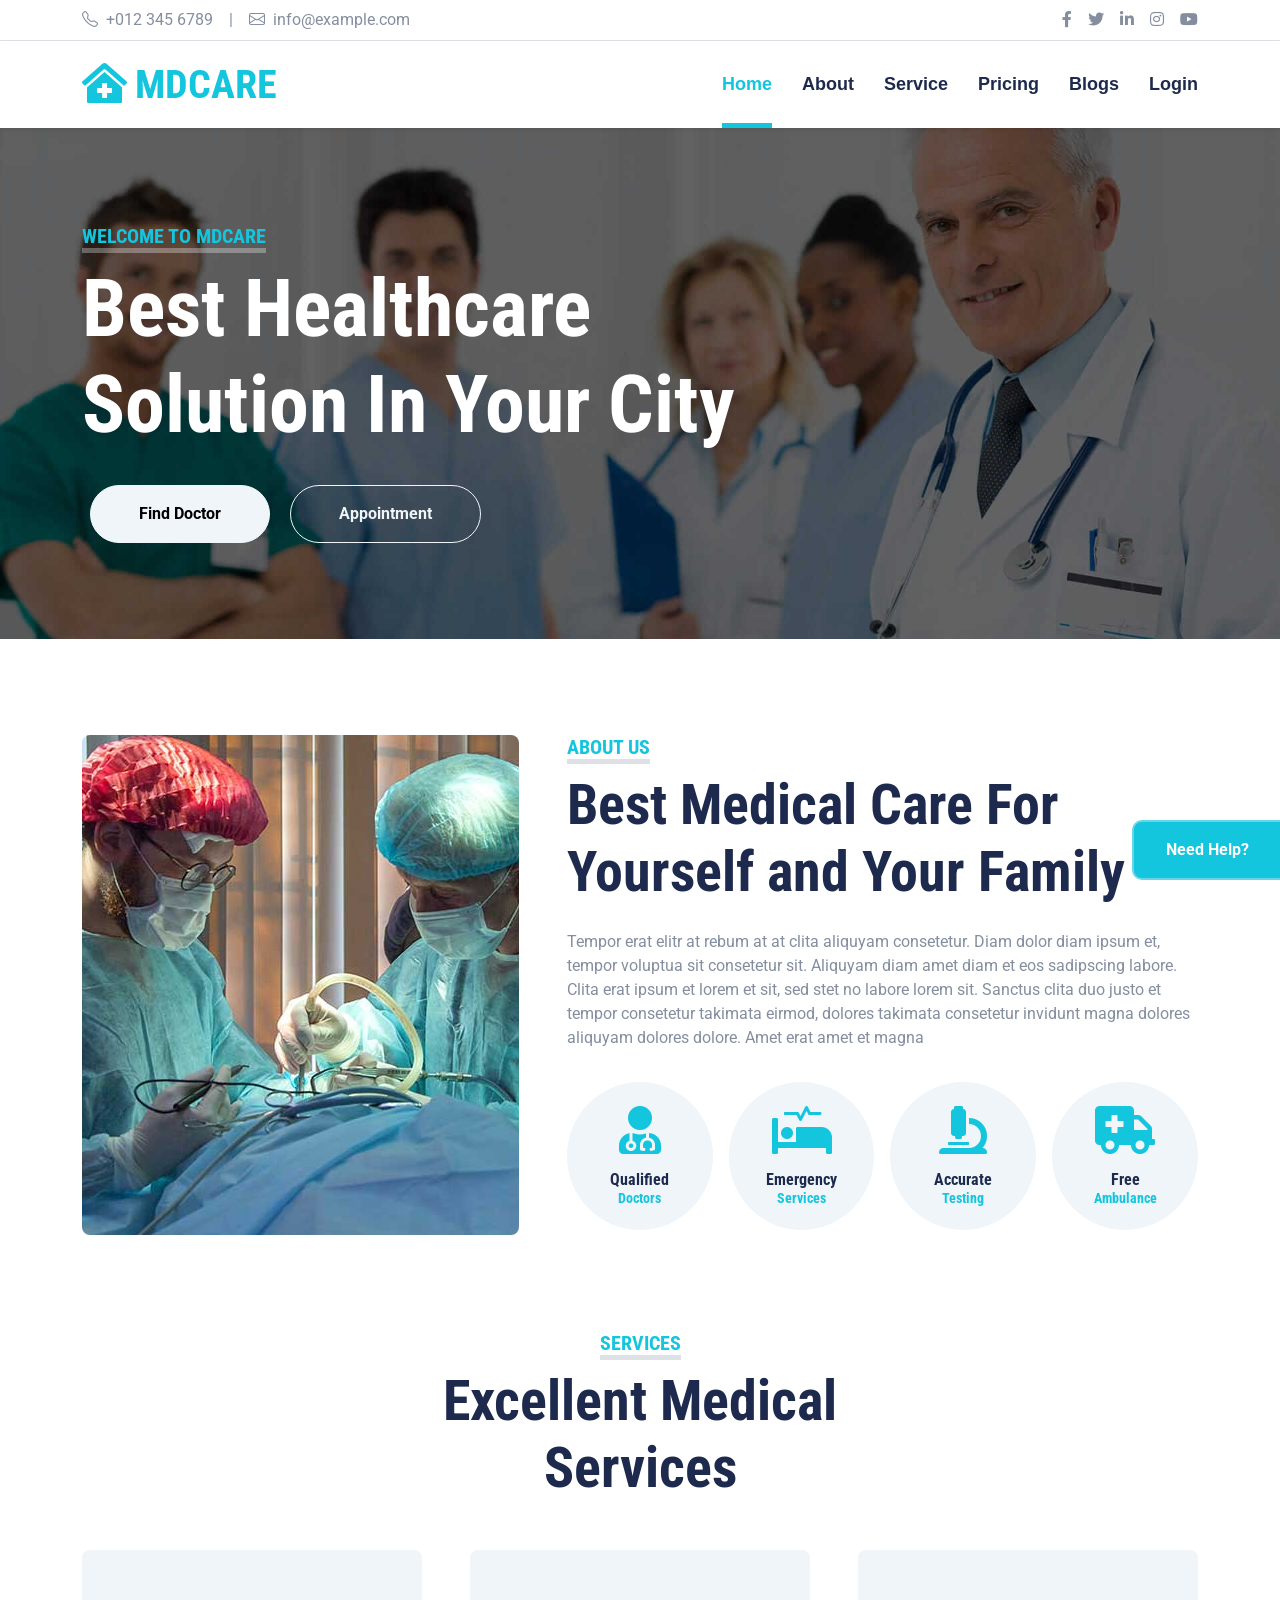
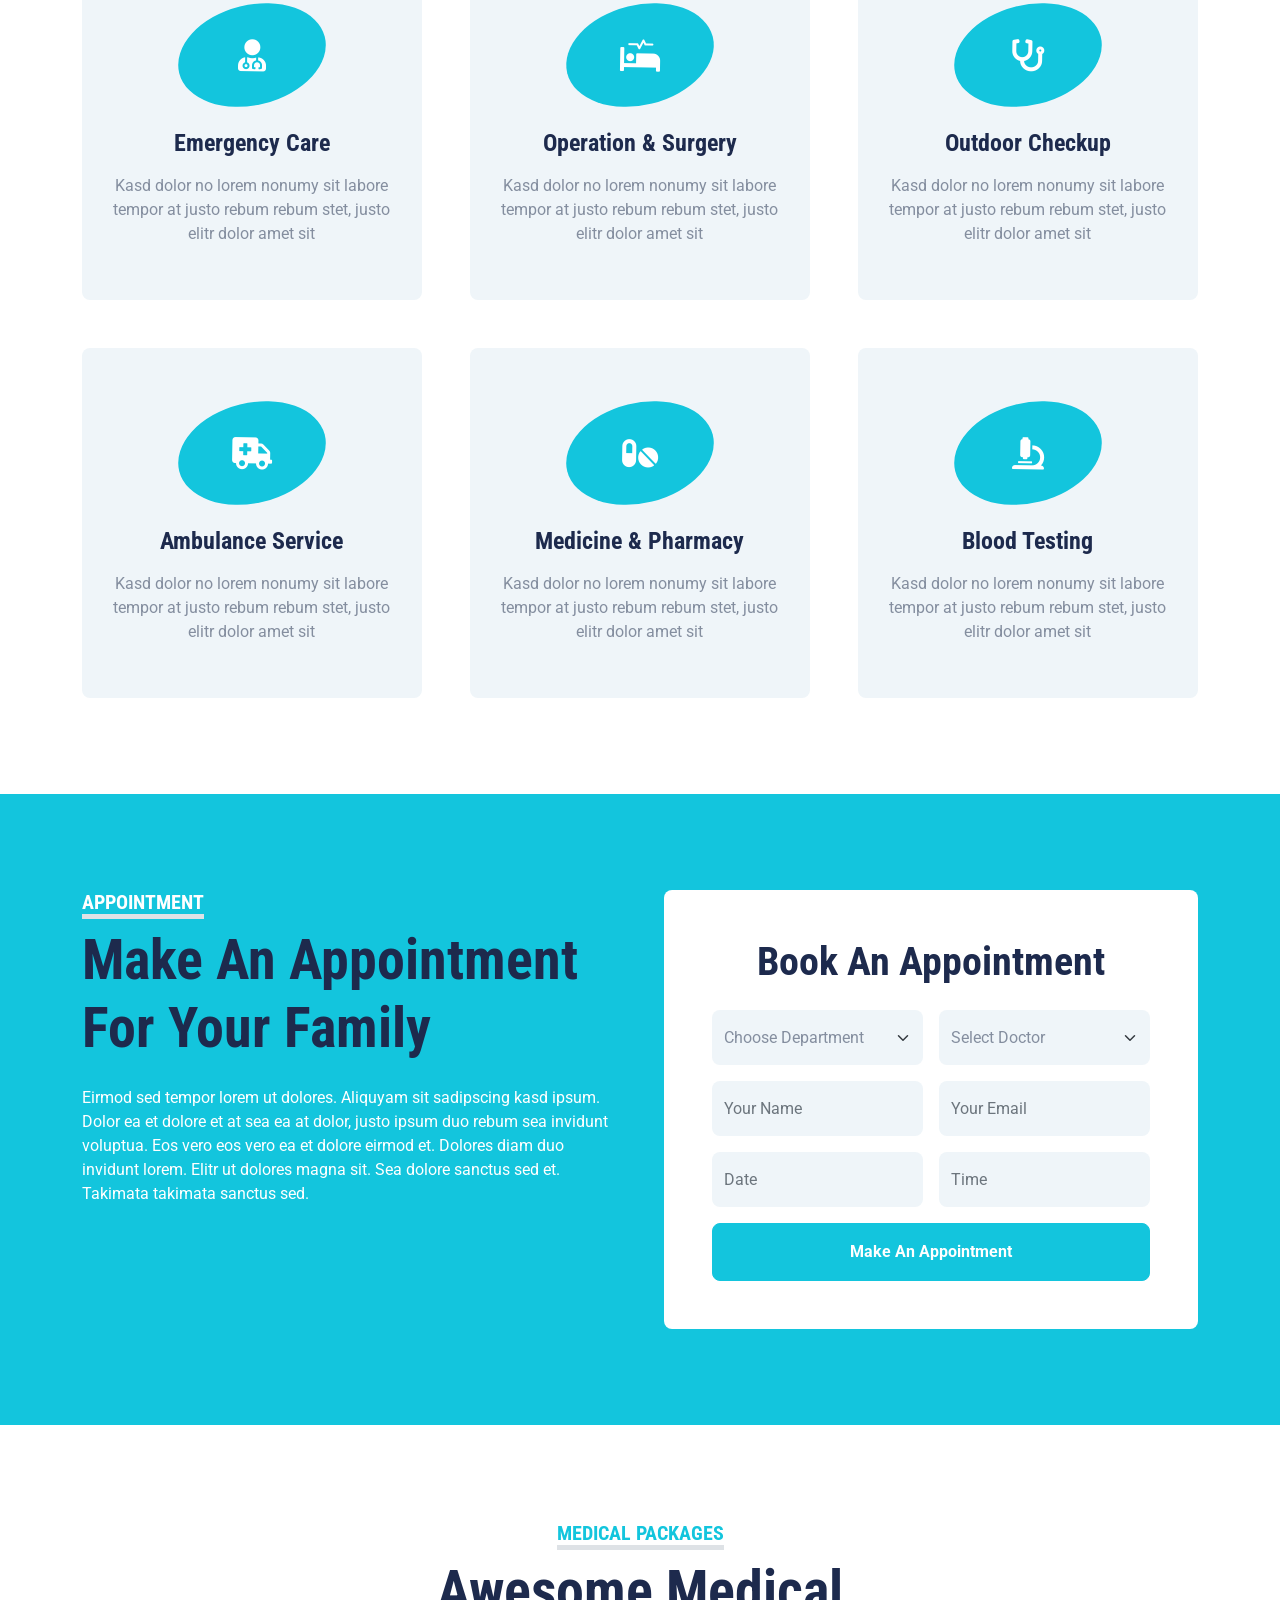
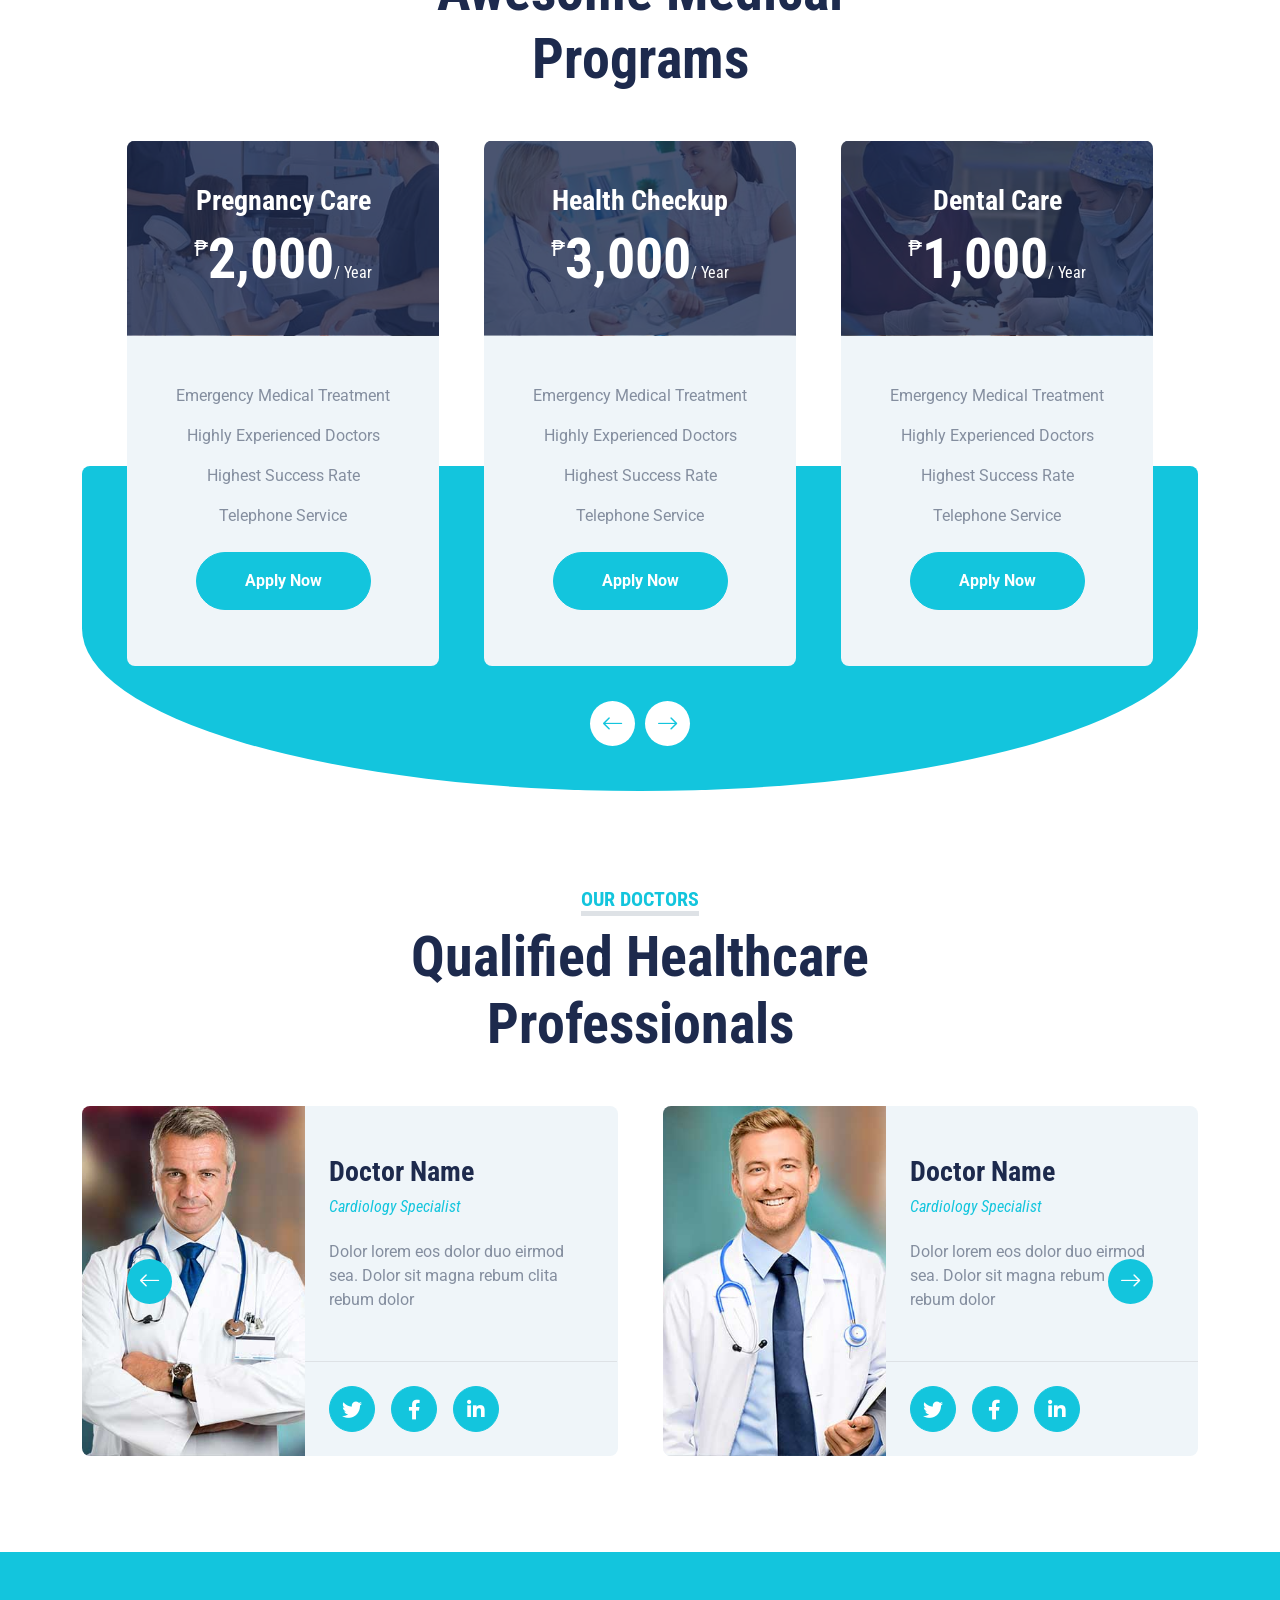
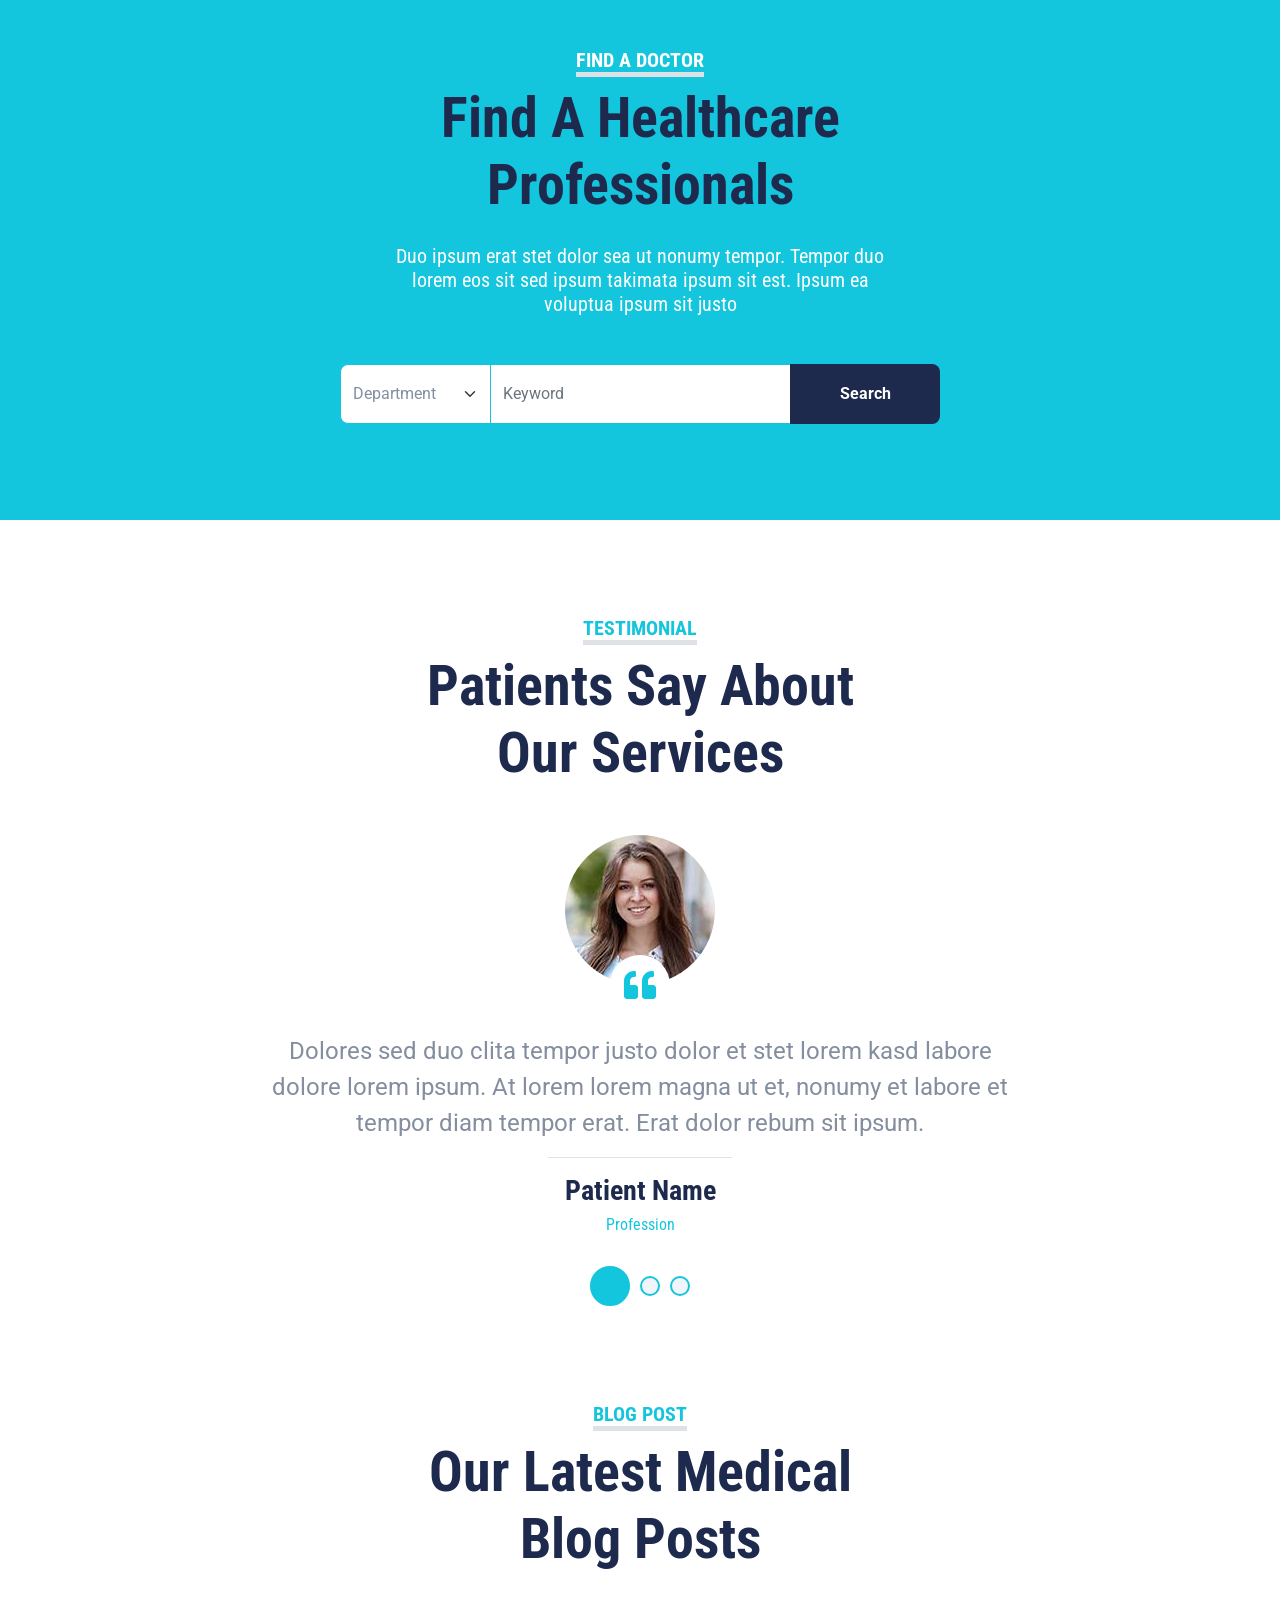
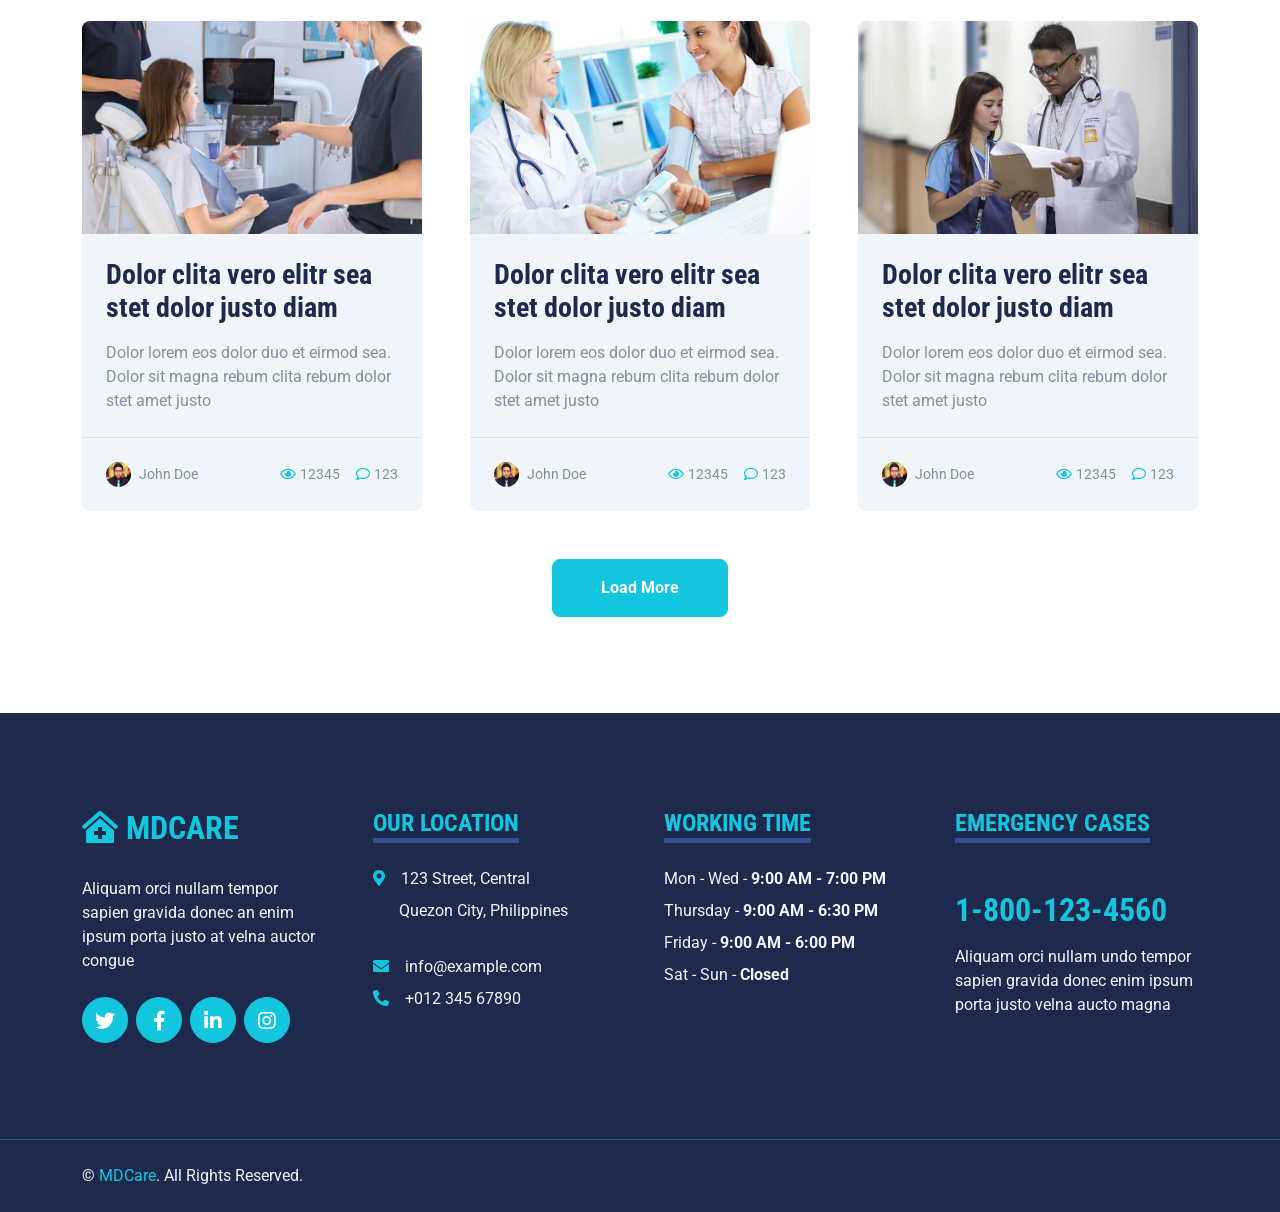
<file: index.html>
<!DOCTYPE html>
<html lang="en">

<head>
    <meta charset="utf-8">
    <title>Welcome to MDCare</title>
    <meta content="width=device-width, initial-scale=1.0" name="viewport">
    <link rel="icon" href="img/logo.png" />

    <!-- Favicon -->
    <link href="img/favicon.ico" rel="icon">

    <!-- Google Web Fonts -->
    <link rel="preconnect" href="https://fonts.gstatic.com">
    <link href="https://fonts.googleapis.com/css2?family=Roboto+Condensed:wght@400;700&family=Roboto:wght@400;700&display=swap" rel="stylesheet">  

    <!-- Icon Font Stylesheet -->
    <link href="https://cdnjs.cloudflare.com/ajax/libs/font-awesome/5.15.0/css/all.min.css" rel="stylesheet">
    <link href="https://cdn.jsdelivr.net/npm/bootstrap-icons@1.4.1/font/bootstrap-icons.css" rel="stylesheet">

    <!-- Libraries Stylesheet -->
    <link href="lib/owlcarousel/assets/owl.carousel.min.css" rel="stylesheet">
    <link href="lib/tempusdominus/css/tempusdominus-bootstrap-4.min.css" rel="stylesheet" />

    <!-- Customized Bootstrap Stylesheet -->
    <link href="css/bootstrap.min.css" rel="stylesheet">
    <link href="assets/bundles/bootstrap-social/bootstrap-social.css" rel="stylesheet">

    <!-- Template Stylesheet -->
    <link href="css/style.css" rel="stylesheet">

    <script src="https://code.jquery.com/jquery-3.5.1.min.js"></script>
    <script src="https://cdn.jsdelivr.net/npm/popper.js@1.16.0/dist/umd/popper.min.js"></script>
    <script src="https://stackpath.bootstrapcdn.com/bootstrap/4.5.0/js/bootstrap.min.js"></script>
</head>

<body>
    <!-- Topbar Start -->
    <div class="container-fluid py-2 border-bottom d-none d-lg-block">
        <div class="container">
            <div class="row">
                <div class="col-md-6 text-center text-lg-start mb-2 mb-lg-0">
                    <div class="d-inline-flex align-items-center">
                        <a class="text-decoration-none text-body pe-3" href=""><i class="bi bi-telephone me-2"></i>+012 345 6789</a>
                        <span class="text-body">|</span>
                        <a class="text-decoration-none text-body px-3" href=""><i class="bi bi-envelope me-2"></i>info@example.com</a>
                    </div>
                </div>
                <div class="col-md-6 text-center text-lg-end">
                    <div class="d-inline-flex align-items-center">
                        <a class="text-body px-2" href="https://www.facebook.com/">
                            <i class="fab fa-facebook-f"></i>
                        </a>
                        <a class="text-body px-2" href="https://twitter.com/">
                            <i class="fab fa-twitter"></i>
                        </a>
                        <a class="text-body px-2" href="https://linkedin.com/">
                            <i class="fab fa-linkedin-in"></i>
                        </a>
                        <a class="text-body px-2" href="https://instagram.com/">
                            <i class="fab fa-instagram"></i>
                        </a>
                        <a class="text-body ps-2" href="https://youtube.com/">
                            <i class="fab fa-youtube"></i>
                        </a>
                    </div>
                </div>
            </div>
        </div>
    </div>
    <!-- Topbar End -->


    <!-- Navbar Start -->
    <div class="container-fluid sticky-top bg-white shadow-sm">
        <div class="container">
            <nav class="navbar navbar-expand-lg bg-white navbar-light py-3 py-lg-0">
                <a href="index.html" class="navbar-brand">
                    <h1 class="m-0 text-uppercase text-primary"><i class="fa fa-clinic-medical me-2"></i>MDCare</h1>
                </a>
                <button class="navbar-toggler" type="button" data-bs-toggle="collapse" data-bs-target="#navbarCollapse">
                    <span class="navbar-toggler-icon"></span>
                </button>
                <div class="collapse navbar-collapse" id="navbarCollapse">
                    <div class="navbar-nav ms-auto py-0">
                        <a href="#" class="nav-item nav-link active">Home</a>
                        <a href="#about" class="nav-item nav-link">About</a>
                        <a href="#service" class="nav-item nav-link">Service</a>
                        <a href="#price" class="nav-item nav-link">Pricing</a>
                        <a href="#blogs" class="nav-item nav-link">Blogs</a>
                    </div>
                    <div class="navbar-nav action-buttons ml-auto">
                        <a href="#" id="myBtn" class="nav-item nav-link dropdown-toggle mr-3">Login</a>
                        <!-- The Modal -->
                        <div id="myModal" class="modal">

                            <!-- Modal content -->
                            <div class="modal-content" style="display: block;">
                                <span class="close">&times;</span>
                                <div >
                                    <div class="card-primary">
                                      <div class="card-header">
                                        <h4>Login</h4>
                                      </div>
                                      <div class="card-body">
                                        <form method="POST" action="dashboard.html" class="needs-validation" novalidate="">
                                          <div class="form-group">
                                            <label for="email">Email</label>
                                            <input id="email" type="email" class="form-control" name="email" tabindex="1" required="" autofocus="">
                                            <div class="invalid-feedback">
                                              Please fill in your email
                                            </div>
                                          </div>
                                          <div class="form-group">
                                            <div style="display: block;">
                                              <label for="password" class="control-label">Password</label>
                                              <div style="float: right;">
                                                <small><a href="auth-forgot-password.html" class="text-small">
                                                  Forgot Password?</small>
                                                </a>
                                              </div>
                                            </div>
                                            <input id="password" type="password" class="form-control" name="password" tabindex="2" required="">
                                            <div class="invalid-feedback">
                                              please fill in your password
                                            </div>
                                          </div>
                                          <div class="form-group">
                                            <div class="custom-control custom-checkbox">
                                              <input type="checkbox" name="remember" class="custom-control-input" tabindex="3" id="remember-me">
                                              <label class="custom-control-label" for="remember-me">Remember Me</label>
                                            </div>
                                          </div>
                                          <div class="form-group">
                                            <button type="submit" class="btn btn-primary btn-lg btn-block" tabindex="4">
                                              Login
                                            </button>
                                          </div>
                                        </form>
                                        <div class="text-center mt-4 mb-3">
                                          <div class="text-job text-muted">Login With Social</div>
                                        </div>
                                        <div class="row sm-gutters">
                                          <div class="col-6">
                                            <a class="btn btn-block btn-social btn-facebook">
                                              <span class="fab fa-facebook"></span><small> Facebook</small>
                                            </a>
                                          </div>
                                          <div class="col-6">
                                            <a class="btn btn-block btn-social btn-google">
                                              <span class="fab fa-google"></span><small>Google</small> 
                                            </a>
                                          </div>
                                        </div>
                                      </div>
                                    </div>
                                    <div class="mt-5 text-muted text-center">
                                      Don't have an account? <a href="auth-register.html">Create One</a>
                                    </div>
                                  </div>
                            </div>
  
                    </div>

                    </div>
                </div>
            </nav>
        </div>
    </div>
    <!-- Navbar End -->


    <!-- Hero Start -->
    <div class="container-fluid bg-primary py-5 mb-5 hero-header">
        <div class="container py-5">
            <div class="row justify-content-start">
                <div class="col-lg-8 text-center text-lg-start">
                    <h5 class="d-inline-block text-primary text-uppercase border-bottom border-5" style="border-color: rgba(256, 256, 256, .3) !important;">Welcome To MDCare</h5>
                    <h1 class="display-1 text-white mb-md-4">Best Healthcare Solution In Your City</h1>
                    <div class="pt-2">
                        <a href="doctors.html" class="btn btn-light rounded-pill py-md-3 px-md-5 mx-2">Find Doctor</a>
                        <a href="#appointment" class="btn btn-outline-light rounded-pill py-md-3 px-md-5 mx-2">Appointment</a>
                    </div>
                </div>
            </div>
        </div>
    </div>
    <!-- Hero End -->

    <!-- About Start -->
    <section id="about">
    <div class="container-fluid py-5">
        <div class="container">
            <div class="row gx-5">
                <div class="col-lg-5 mb-5 mb-lg-0" style="min-height: 500px;">
                    <div class="position-relative h-100">
                        <img class="position-absolute w-100 h-100 rounded" src="img/about.jpg" style="object-fit: cover;">
                    </div>
                </div>
                <div class="col-lg-7">
                    <div class="mb-4">
                        <h5 class="d-inline-block text-primary text-uppercase border-bottom border-5">About Us</h5>
                        <h1 class="display-4">Best Medical Care For Yourself and Your Family</h1>
                    </div>
                    <p>Tempor erat elitr at rebum at at clita aliquyam consetetur. Diam dolor diam ipsum et, tempor voluptua sit consetetur sit. Aliquyam diam amet diam et eos sadipscing labore. Clita erat ipsum et lorem et sit, sed stet no labore lorem sit. Sanctus clita duo justo et tempor consetetur takimata eirmod, dolores takimata consetetur invidunt magna dolores aliquyam dolores dolore. Amet erat amet et magna</p>
                    <div class="row g-3 pt-3">
                        <div class="col-sm-3 col-6">
                            <div class="bg-light text-center rounded-circle py-4">
                                <i class="fa fa-3x fa-user-md text-primary mb-3"></i>
                                <h6 class="mb-0">Qualified<small class="d-block text-primary">Doctors</small></h6>
                            </div>
                        </div>
                        <div class="col-sm-3 col-6">
                            <div class="bg-light text-center rounded-circle py-4">
                                <i class="fa fa-3x fa-procedures text-primary mb-3"></i>
                                <h6 class="mb-0">Emergency<small class="d-block text-primary">Services</small></h6>
                            </div>
                        </div>
                        <div class="col-sm-3 col-6">
                            <div class="bg-light text-center rounded-circle py-4">
                                <i class="fa fa-3x fa-microscope text-primary mb-3"></i>
                                <h6 class="mb-0">Accurate<small class="d-block text-primary">Testing</small></h6>
                            </div>
                        </div>
                        <div class="col-sm-3 col-6">
                            <div class="bg-light text-center rounded-circle py-4">
                                <i class="fa fa-3x fa-ambulance text-primary mb-3"></i>
                                <h6 class="mb-0">Free<small class="d-block text-primary">Ambulance</small></h6>
                            </div>
                        </div>
                    </div>
                </div>
            </div>
        </div>
    </div>
    </section>
    <!-- About End -->
    

    <!-- Services Start -->
    <section id="service">
    <div class="container-fluid py-5">
        <div class="container">
            <div class="text-center mx-auto mb-5" style="max-width: 500px;">
                <h5 class="d-inline-block text-primary text-uppercase border-bottom border-5">Services</h5>
                <h1 class="display-4">Excellent Medical Services</h1>
            </div>
            <div class="row g-5">
                <div class="col-lg-4 col-md-6">
                    <div class="service-item bg-light rounded d-flex flex-column align-items-center justify-content-center text-center">
                        <div class="service-icon mb-4">
                            <i class="fa fa-2x fa-user-md text-white"></i>
                        </div>
                        <h4 class="mb-3">Emergency Care</h4>
                        <p class="m-0">Kasd dolor no lorem nonumy sit labore tempor at justo rebum rebum stet, justo elitr dolor amet sit</p>
                        <a class="btn btn-lg btn-primary rounded-pill" href="">
                            <i class="bi bi-arrow-right"></i>
                        </a>
                    </div>
                </div>
                <div class="col-lg-4 col-md-6">
                    <div class="service-item bg-light rounded d-flex flex-column align-items-center justify-content-center text-center">
                        <div class="service-icon mb-4">
                            <i class="fa fa-2x fa-procedures text-white"></i>
                        </div>
                        <h4 class="mb-3">Operation & Surgery</h4>
                        <p class="m-0">Kasd dolor no lorem nonumy sit labore tempor at justo rebum rebum stet, justo elitr dolor amet sit</p>
                        <a class="btn btn-lg btn-primary rounded-pill" href="">
                            <i class="bi bi-arrow-right"></i>
                        </a>
                    </div>
                </div>
                <div class="col-lg-4 col-md-6">
                    <div class="service-item bg-light rounded d-flex flex-column align-items-center justify-content-center text-center">
                        <div class="service-icon mb-4">
                            <i class="fa fa-2x fa-stethoscope text-white"></i>
                        </div>
                        <h4 class="mb-3">Outdoor Checkup</h4>
                        <p class="m-0">Kasd dolor no lorem nonumy sit labore tempor at justo rebum rebum stet, justo elitr dolor amet sit</p>
                        <a class="btn btn-lg btn-primary rounded-pill" href="">
                            <i class="bi bi-arrow-right"></i>
                        </a>
                    </div>
                </div>
                <div class="col-lg-4 col-md-6">
                    <div class="service-item bg-light rounded d-flex flex-column align-items-center justify-content-center text-center">
                        <div class="service-icon mb-4">
                            <i class="fa fa-2x fa-ambulance text-white"></i>
                        </div>
                        <h4 class="mb-3">Ambulance Service</h4>
                        <p class="m-0">Kasd dolor no lorem nonumy sit labore tempor at justo rebum rebum stet, justo elitr dolor amet sit</p>
                        <a class="btn btn-lg btn-primary rounded-pill" href="">
                            <i class="bi bi-arrow-right"></i>
                        </a>
                    </div>
                </div>
                <div class="col-lg-4 col-md-6">
                    <div class="service-item bg-light rounded d-flex flex-column align-items-center justify-content-center text-center">
                        <div class="service-icon mb-4">
                            <i class="fa fa-2x fa-pills text-white"></i>
                        </div>
                        <h4 class="mb-3">Medicine & Pharmacy</h4>
                        <p class="m-0">Kasd dolor no lorem nonumy sit labore tempor at justo rebum rebum stet, justo elitr dolor amet sit</p>
                        <a class="btn btn-lg btn-primary rounded-pill" href="">
                            <i class="bi bi-arrow-right"></i>
                        </a>
                    </div>
                </div>
                <div class="col-lg-4 col-md-6">
                    <div class="service-item bg-light rounded d-flex flex-column align-items-center justify-content-center text-center">
                        <div class="service-icon mb-4">
                            <i class="fa fa-2x fa-microscope text-white"></i>
                        </div>
                        <h4 class="mb-3">Blood Testing</h4>
                        <p class="m-0">Kasd dolor no lorem nonumy sit labore tempor at justo rebum rebum stet, justo elitr dolor amet sit</p>
                        <a class="btn btn-lg btn-primary rounded-pill" href="">
                            <i class="bi bi-arrow-right"></i>
                        </a>
                    </div>
                </div>
            </div>
        </div>
    </div>
    </section>
    <!-- Services End -->


    <!-- Appointment Start -->
    <section id="appointment">
    <div class="container-fluid bg-primary my-5 py-5">
        <div class="container py-5">
            <div class="row gx-5">
                <div class="col-lg-6 mb-5 mb-lg-0">
                    <div class="mb-4">
                        <h5 class="d-inline-block text-white text-uppercase border-bottom border-5">Appointment</h5>
                        <h1 class="display-4">Make An Appointment For Your Family</h1>
                    </div>
                    <p class="text-white mb-5">Eirmod sed tempor lorem ut dolores. Aliquyam sit sadipscing kasd ipsum. Dolor ea et dolore et at sea ea at dolor, justo ipsum duo rebum sea invidunt voluptua. Eos vero eos vero ea et dolore eirmod et. Dolores diam duo invidunt lorem. Elitr ut dolores magna sit. Sea dolore sanctus sed et. Takimata takimata sanctus sed.</p>
                </div>
                <div class="col-lg-6">
                    <div class="bg-white text-center rounded p-5">
                        <h1 class="mb-4">Book An Appointment</h1>
                        <form>
                            <div class="row g-3">
                                <div class="col-12 col-sm-6">
                                    <select class="form-select bg-light border-0" style="height: 55px;">
                                        <option selected>Choose Department</option>
                                        <option value="1">Department 1</option>
                                        <option value="2">Department 2</option>
                                        <option value="3">Department 3</option>
                                    </select>
                                </div>
                                <div class="col-12 col-sm-6">
                                    <select class="form-select bg-light border-0" style="height: 55px;">
                                        <option selected>Select Doctor</option>
                                        <option value="1">Doctor 1</option>
                                        <option value="2">Doctor 2</option>
                                        <option value="3">Doctor 3</option>
                                    </select>
                                </div>
                                <div class="col-12 col-sm-6">
                                    <input type="text" class="form-control bg-light border-0" placeholder="Your Name" style="height: 55px;">
                                </div>
                                <div class="col-12 col-sm-6">
                                    <input type="email" class="form-control bg-light border-0" placeholder="Your Email" style="height: 55px;">
                                </div>
                                <div class="col-12 col-sm-6">
                                    <div class="date" id="date" data-target-input="nearest">
                                        <input type="text"
                                            class="form-control bg-light border-0 datetimepicker-input"
                                            placeholder="Date" data-target="#date" data-toggle="datetimepicker" style="height: 55px;">
                                    </div>
                                </div>
                                <div class="col-12 col-sm-6">
                                    <div class="time" id="time" data-target-input="nearest">
                                        <input type="text"
                                            class="form-control bg-light border-0 datetimepicker-input"
                                            placeholder="Time" data-target="#time" data-toggle="datetimepicker" style="height: 55px;">
                                    </div>
                                </div>
                                <div class="col-12">
                                    <button class="btn btn-primary w-100 py-3" type="submit">Make An Appointment</button>
                                </div>
                            </div>
                        </form>
                    </div>
                </div>
            </div>
        </div>
    </div>
    </section>
    <!-- Appointment End -->


    <!-- Pricing Plan Start -->
    <section id="price">
    <div class="container-fluid py-5">
        <div class="container">
            <div class="text-center mx-auto mb-5" style="max-width: 500px;">
                <h5 class="d-inline-block text-primary text-uppercase border-bottom border-5">Medical Packages</h5>
                <h1 class="display-4">Awesome Medical Programs</h1>
            </div>
            <div class="owl-carousel price-carousel position-relative" style="padding: 0 45px 45px 45px;">
                <div class="bg-light rounded text-center">
                    <div class="position-relative">
                        <img class="img-fluid rounded-top" src="img/price-1.jpg" alt="">
                        <div class="position-absolute w-100 h-100 top-50 start-50 translate-middle rounded-top d-flex flex-column align-items-center justify-content-center" style="background: rgba(29, 42, 77, .8);">
                            <h3 class="text-white">Pregnancy Care</h3>
                            <h1 class="display-4 text-white mb-0">
                                <small class="align-top fw-normal" style="font-size: 22px; line-height: 45px;">₱</small>2,000<small class="align-bottom fw-normal" style="font-size: 16px; line-height: 40px;">/ Year</small>
                            </h1>
                        </div>
                    </div>
                    <div class="text-center py-5">
                        <p>Emergency Medical Treatment</p>
                        <p>Highly Experienced Doctors</p>
                        <p>Highest Success Rate</p>
                        <p>Telephone Service</p>
                        <a href="" class="btn btn-primary rounded-pill py-3 px-5 my-2">Apply Now</a>
                    </div>
                </div>
                <div class="bg-light rounded text-center">
                    <div class="position-relative">
                        <img class="img-fluid rounded-top" src="img/price-2.jpg" alt="">
                        <div class="position-absolute w-100 h-100 top-50 start-50 translate-middle rounded-top d-flex flex-column align-items-center justify-content-center" style="background: rgba(29, 42, 77, .8);">
                            <h3 class="text-white">Health Checkup</h3>
                            <h1 class="display-4 text-white mb-0">
                                <small class="align-top fw-normal" style="font-size: 22px; line-height: 45px;">₱</small>3,000<small class="align-bottom fw-normal" style="font-size: 16px; line-height: 40px;">/ Year</small>
                            </h1>
                        </div>
                    </div>
                    <div class="text-center py-5">
                        <p>Emergency Medical Treatment</p>
                        <p>Highly Experienced Doctors</p>
                        <p>Highest Success Rate</p>
                        <p>Telephone Service</p>
                        <a href="" class="btn btn-primary rounded-pill py-3 px-5 my-2">Apply Now</a>
                    </div>
                </div>
                <div class="bg-light rounded text-center">
                    <div class="position-relative">
                        <img class="img-fluid rounded-top" src="img/price-3.jpg" alt="">
                        <div class="position-absolute w-100 h-100 top-50 start-50 translate-middle rounded-top d-flex flex-column align-items-center justify-content-center" style="background: rgba(29, 42, 77, .8);">
                            <h3 class="text-white">Dental Care</h3>
                            <h1 class="display-4 text-white mb-0">
                                <small class="align-top fw-normal" style="font-size: 22px; line-height: 45px;">₱</small>1,000<small class="align-bottom fw-normal" style="font-size: 16px; line-height: 40px;">/ Year</small>
                            </h1>
                        </div>
                    </div>
                    <div class="text-center py-5">
                        <p>Emergency Medical Treatment</p>
                        <p>Highly Experienced Doctors</p>
                        <p>Highest Success Rate</p>
                        <p>Telephone Service</p>
                        <a href="" class="btn btn-primary rounded-pill py-3 px-5 my-2">Apply Now</a>
                    </div>
                </div>
                <div class="bg-light rounded text-center">
                    <div class="position-relative">
                        <img class="img-fluid rounded-top" src="img/price-4.jpg" alt="">
                        <div class="position-absolute w-100 h-100 top-50 start-50 translate-middle rounded-top d-flex flex-column align-items-center justify-content-center" style="background: rgba(29, 42, 77, .8);">
                            <h3 class="text-white">Operation & Surgery</h3>
                            <h1 class="display-4 text-white mb-0">
                                <small class="align-top fw-normal" style="font-size: 22px; line-height: 45px;">₱</small>10,000<small class="align-bottom fw-normal" style="font-size: 16px; line-height: 40px;">/ Year</small>
                            </h1>
                        </div>
                    </div>
                    <div class="text-center py-5">
                        <p>Emergency Medical Treatment</p>
                        <p>Highly Experienced Doctors</p>
                        <p>Highest Success Rate</p>
                        <p>Telephone Service</p>
                        <a href="" class="btn btn-primary rounded-pill py-3 px-5 my-2">Apply Now</a>
                    </div>
                </div>
            </div>
        </div>
    </div>
    </section>
    <!-- Pricing Plan End -->


    <!-- Team Start -->
    <div class="container-fluid py-5">
        <div class="container">
            <div class="text-center mx-auto mb-5" style="max-width: 500px;">
                <h5 class="d-inline-block text-primary text-uppercase border-bottom border-5">Our Doctors</h5>
                <h1 class="display-4">Qualified Healthcare Professionals</h1>
            </div>
            <div class="owl-carousel team-carousel position-relative">
                <div class="team-item">
                    <div class="row g-0 bg-light rounded overflow-hidden">
                        <div class="col-12 col-sm-5 h-100">
                            <img class="img-fluid h-100" src="img/team-1.jpg" style="object-fit: cover;">
                        </div>
                        <div class="col-12 col-sm-7 h-100 d-flex flex-column">
                            <div class="mt-auto p-4">
                                <h3>Doctor Name</h3>
                                <h6 class="fw-normal fst-italic text-primary mb-4">Cardiology Specialist</h6>
                                <p class="m-0">Dolor lorem eos dolor duo eirmod sea. Dolor sit magna rebum clita rebum dolor</p>
                            </div>
                            <div class="d-flex mt-auto border-top p-4">
                                <a class="btn btn-lg btn-primary btn-lg-square rounded-circle me-3" href="#"><i class="fab fa-twitter"></i></a>
                                <a class="btn btn-lg btn-primary btn-lg-square rounded-circle me-3" href="#"><i class="fab fa-facebook-f"></i></a>
                                <a class="btn btn-lg btn-primary btn-lg-square rounded-circle" href="#"><i class="fab fa-linkedin-in"></i></a>
                            </div>
                        </div>
                    </div>
                </div>
                <div class="team-item">
                    <div class="row g-0 bg-light rounded overflow-hidden">
                        <div class="col-12 col-sm-5 h-100">
                            <img class="img-fluid h-100" src="img/team-2.jpg" style="object-fit: cover;">
                        </div>
                        <div class="col-12 col-sm-7 h-100 d-flex flex-column">
                            <div class="mt-auto p-4">
                                <h3>Doctor Name</h3>
                                <h6 class="fw-normal fst-italic text-primary mb-4">Cardiology Specialist</h6>
                                <p class="m-0">Dolor lorem eos dolor duo eirmod sea. Dolor sit magna rebum clita rebum dolor</p>
                            </div>
                            <div class="d-flex mt-auto border-top p-4">
                                <a class="btn btn-lg btn-primary btn-lg-square rounded-circle me-3" href="#"><i class="fab fa-twitter"></i></a>
                                <a class="btn btn-lg btn-primary btn-lg-square rounded-circle me-3" href="#"><i class="fab fa-facebook-f"></i></a>
                                <a class="btn btn-lg btn-primary btn-lg-square rounded-circle" href="#"><i class="fab fa-linkedin-in"></i></a>
                            </div>
                        </div>
                    </div>
                </div>
                <div class="team-item">
                    <div class="row g-0 bg-light rounded overflow-hidden">
                        <div class="col-12 col-sm-5 h-100">
                            <img class="img-fluid h-100" src="img/team-3.jpg" style="object-fit: cover;">
                        </div>
                        <div class="col-12 col-sm-7 h-100 d-flex flex-column">
                            <div class="mt-auto p-4">
                                <h3>Doctor Name</h3>
                                <h6 class="fw-normal fst-italic text-primary mb-4">Cardiology Specialist</h6>
                                <p class="m-0">Dolor lorem eos dolor duo eirmod sea. Dolor sit magna rebum clita rebum dolor</p>
                            </div>
                            <div class="d-flex mt-auto border-top p-4">
                                <a class="btn btn-lg btn-primary btn-lg-square rounded-circle me-3" href="#"><i class="fab fa-twitter"></i></a>
                                <a class="btn btn-lg btn-primary btn-lg-square rounded-circle me-3" href="#"><i class="fab fa-facebook-f"></i></a>
                                <a class="btn btn-lg btn-primary btn-lg-square rounded-circle" href="#"><i class="fab fa-linkedin-in"></i></a>
                            </div>
                        </div>
                    </div>
                </div>
            </div>
        </div>
    </div>
    <!-- Team End -->


    <!-- Search Start -->
    <div class="container-fluid bg-primary my-5 py-5">
        <div class="container py-5">
            <div class="text-center mx-auto mb-5" style="max-width: 500px;">
                <h5 class="d-inline-block text-white text-uppercase border-bottom border-5">Find A Doctor</h5>
                <h1 class="display-4 mb-4">Find A Healthcare Professionals</h1>
                <h5 class="text-white fw-normal">Duo ipsum erat stet dolor sea ut nonumy tempor. Tempor duo lorem eos sit sed ipsum takimata ipsum sit est. Ipsum ea voluptua ipsum sit justo</h5>
            </div>
            <div class="mx-auto" style="width: 100%; max-width: 600px;">
                <div class="input-group">
                    <select class="form-select border-primary w-25" style="height: 60px;">
                        <option selected>Department</option>
                        <option value="1">Department 1</option>
                        <option value="2">Department 2</option>
                        <option value="3">Department 3</option>
                    </select>
                    <input type="text" class="form-control border-primary w-50" placeholder="Keyword">
                    <button class="btn btn-dark border-0 w-25">Search</button>
                </div>
            </div>
        </div>
    </div>
    <!-- Search End -->


    <!-- Testimonial Start -->
    <div class="container-fluid py-5">
        <div class="container">
            <div class="text-center mx-auto mb-5" style="max-width: 500px;">
                <h5 class="d-inline-block text-primary text-uppercase border-bottom border-5">Testimonial</h5>
                <h1 class="display-4">Patients Say About Our Services</h1>
            </div>
            <div class="row justify-content-center">
                <div class="col-lg-8">
                    <div class="owl-carousel testimonial-carousel">
                        <div class="testimonial-item text-center">
                            <div class="position-relative mb-5">
                                <img class="img-fluid rounded-circle mx-auto" src="img/testimonial-1.jpg" alt="">
                                <div class="position-absolute top-100 start-50 translate-middle d-flex align-items-center justify-content-center bg-white rounded-circle" style="width: 60px; height: 60px;">
                                    <i class="fa fa-quote-left fa-2x text-primary"></i>
                                </div>
                            </div>
                            <p class="fs-4 fw-normal">Dolores sed duo clita tempor justo dolor et stet lorem kasd labore dolore lorem ipsum. At lorem lorem magna ut et, nonumy et labore et tempor diam tempor erat. Erat dolor rebum sit ipsum.</p>
                            <hr class="w-25 mx-auto">
                            <h3>Patient Name</h3>
                            <h6 class="fw-normal text-primary mb-3">Profession</h6>
                        </div>
                        <div class="testimonial-item text-center">
                            <div class="position-relative mb-5">
                                <img class="img-fluid rounded-circle mx-auto" src="img/testimonial-2.jpg" alt="">
                                <div class="position-absolute top-100 start-50 translate-middle d-flex align-items-center justify-content-center bg-white rounded-circle" style="width: 60px; height: 60px;">
                                    <i class="fa fa-quote-left fa-2x text-primary"></i>
                                </div>
                            </div>
                            <p class="fs-4 fw-normal">Dolores sed duo clita tempor justo dolor et stet lorem kasd labore dolore lorem ipsum. At lorem lorem magna ut et, nonumy et labore et tempor diam tempor erat. Erat dolor rebum sit ipsum.</p>
                            <hr class="w-25 mx-auto">
                            <h3>Patient Name</h3>
                            <h6 class="fw-normal text-primary mb-3">Profession</h6>
                        </div>
                        <div class="testimonial-item text-center">
                            <div class="position-relative mb-5">
                                <img class="img-fluid rounded-circle mx-auto" src="img/testimonial-3.jpg" alt="">
                                <div class="position-absolute top-100 start-50 translate-middle d-flex align-items-center justify-content-center bg-white rounded-circle" style="width: 60px; height: 60px;">
                                    <i class="fa fa-quote-left fa-2x text-primary"></i>
                                </div>
                            </div>
                            <p class="fs-4 fw-normal">Dolores sed duo clita tempor justo dolor et stet lorem kasd labore dolore lorem ipsum. At lorem lorem magna ut et, nonumy et labore et tempor diam tempor erat. Erat dolor rebum sit ipsum.</p>
                            <hr class="w-25 mx-auto">
                            <h3>Patient Name</h3>
                            <h6 class="fw-normal text-primary mb-3">Profession</h6>
                        </div>
                    </div>
                </div>
            </div>
        </div>
    </div>
    <!-- Testimonial End -->


    <!-- Blog Start -->
    <section id="blogs">
    <div class="container-fluid py-5">
        <div class="container">
            <div class="text-center mx-auto mb-5" style="max-width: 500px;">
                <h5 class="d-inline-block text-primary text-uppercase border-bottom border-5">Blog Post</h5>
                <h1 class="display-4">Our Latest Medical Blog Posts</h1>
            </div>
            <div class="row g-5">
                <div class="col-xl-4 col-lg-6">
                    <div class="bg-light rounded overflow-hidden">
                        <img class="img-fluid w-100" src="img/blog-1.jpg" alt="">
                        <div class="p-4">
                            <a class="h3 d-block mb-3" href="detail.html">Dolor clita vero elitr sea stet dolor justo  diam</a>
                            <p class="m-0">Dolor lorem eos dolor duo et eirmod sea. Dolor sit magna
                                rebum clita rebum dolor stet amet justo</p>
                        </div>
                        <div class="d-flex justify-content-between border-top p-4">
                            <div class="d-flex align-items-center">
                                <img class="rounded-circle me-2" src="img/user.jpg" width="25" height="25" alt="">
                                <small>John Doe</small>
                            </div>
                            <div class="d-flex align-items-center">
                                <small class="ms-3"><i class="far fa-eye text-primary me-1"></i>12345</small>
                                <small class="ms-3"><i class="far fa-comment text-primary me-1"></i>123</small>
                            </div>
                        </div>
                    </div>
                </div>
                <div class="col-xl-4 col-lg-6">
                    <div class="bg-light rounded overflow-hidden">
                        <img class="img-fluid w-100" src="img/blog-2.jpg" alt="">
                        <div class="p-4">
                            <a class="h3 d-block mb-3" href="detail.html">Dolor clita vero elitr sea stet dolor justo  diam</a>
                            <p class="m-0">Dolor lorem eos dolor duo et eirmod sea. Dolor sit magna
                                rebum clita rebum dolor stet amet justo</p>
                        </div>
                        <div class="d-flex justify-content-between border-top p-4">
                            <div class="d-flex align-items-center">
                                <img class="rounded-circle me-2" src="img/user.jpg" width="25" height="25" alt="">
                                <small>John Doe</small>
                            </div>
                            <div class="d-flex align-items-center">
                                <small class="ms-3"><i class="far fa-eye text-primary me-1"></i>12345</small>
                                <small class="ms-3"><i class="far fa-comment text-primary me-1"></i>123</small>
                            </div>
                        </div>
                    </div>
                </div>
                <div class="col-xl-4 col-lg-6">
                    <div class="bg-light rounded overflow-hidden">
                        <img class="img-fluid w-100" src="img/blog-3.jpg" alt="">
                        <div class="p-4">
                            <a class="h3 d-block mb-3" href="detail.html">Dolor clita vero elitr sea stet dolor justo  diam</a>
                            <p class="m-0">Dolor lorem eos dolor duo et eirmod sea. Dolor sit magna
                                rebum clita rebum dolor stet amet justo</p>
                        </div>
                        <div class="d-flex justify-content-between border-top p-4">
                            <div class="d-flex align-items-center">
                                <img class="rounded-circle me-2" src="img/user.jpg" width="25" height="25" alt="">
                                <small>John Doe</small>
                            </div>
                            <div class="d-flex align-items-center">
                                <small class="ms-3"><i class="far fa-eye text-primary me-1"></i>12345</small>
                                <small class="ms-3"><i class="far fa-comment text-primary me-1"></i>123</small>
                            </div>
                        </div>
                    </div>
                </div>
                <div class="col-12 text-center">
                    <a href="blog.html" class="btn btn-primary py-3 px-5">Load More</a>
                </div>
            </div>
        </div>
    </div>
    </section>
    <!-- Blog End -->
    

    <!-- Footer Start -->
    <div class="container-fluid bg-dark text-light mt-5 py-5">
        <div class="container py-5">
            <div class="row g-5">
                <div class="col-lg-3 col-md-6">
                    <a href="index.html" class="navbar-brand">
                        <h2 class="m-0 text-uppercase text-primary"><i class="fa fa-clinic-medical me-2"></i>MDCare</h2>
                    </a>
                    <p class="mb-4">Aliquam orci nullam tempor sapien gravida donec an enim ipsum porta justo at velna auctor congue</p>
                    <div class="d-flex">
                        <a class="btn btn-lg btn-primary btn-lg-square rounded-circle me-2" href="#"><i class="fab fa-twitter"></i></a>
                        <a class="btn btn-lg btn-primary btn-lg-square rounded-circle me-2" href="#"><i class="fab fa-facebook-f"></i></a>
                        <a class="btn btn-lg btn-primary btn-lg-square rounded-circle me-2" href="#"><i class="fab fa-linkedin-in"></i></a>
                        <a class="btn btn-lg btn-primary btn-lg-square rounded-circle" href="#"><i class="fab fa-instagram"></i></a>
                    </div>
                </div>

                <div class="col-lg-3 col-md-6">
                    <h4 class="d-inline-block text-primary text-uppercase border-bottom border-5 border-secondary mb-4">Our Location</h4>
                    <p class="mb-2"><i class="fa fa-map-marker-alt text-primary me-3"></i>123 Street, Central</p>
                    <p class="mb-2" style="margin-left: 26px;">Quezon City, Philippines</p></br>
                    <p class="mb-2"><i class="fa fa-envelope text-primary me-3"></i>info@example.com</p>
                    <p class="mb-0"><i class="fa fa-phone-alt text-primary me-3"></i>+012 345 67890</p>
                </div>

                <div class="col-lg-3 col-md-6">
                    <h4 class="d-inline-block text-primary text-uppercase border-bottom border-5 border-secondary mb-4">Working Time</h4>
                    <p class="mb-2">Mon - Wed - <b>9:00 AM - 7:00 PM</b></p>
                    <p class="mb-2">Thursday - <b>9:00 AM - 6:30 PM</b></p>
                    <p class="mb-2">Friday - <b>9:00 AM - 6:00 PM</b></p>
                    <p class="mb-0">Sat - Sun - <b>Closed</b></p>
                </div>
                <div class="col-lg-3 col-md-6">
                    <h4 class="d-inline-block text-primary text-uppercase border-bottom border-5 border-secondary mb-4">Emergency Cases</h4>
                    <h2 class="text-primary text-uppercase mt-4 mb-3">1-800-123-4560</h2>
                    <p>Aliquam orci nullam undo tempor sapien gravida donec enim ipsum porta justo velna aucto magna</p>
                </div>
            </div>
        </div>
    </div>
    <div class="container-fluid bg-dark text-light border-top border-secondary py-4">
        <div class="container">
            <div class="row g-5">
                <div class="col-md-6 text-center text-md-start">
                    <p class="mb-md-0">&copy; <a class="text-primary" href="#">MDCare</a>. All Rights Reserved.</p>
                </div>
            </div>
        </div>
    </div>
    <!-- Footer End -->

    <!-- Chatbox-->
    <div>
    <button class="open-button " onclick="openForm()">Need Help?</button>

    <div class="chat-popup" id="myForm">
        <form action="/action_page.php" class="form-container">
        <img src="img/nurse.png" alt="" height="100px">

        <label for="msg"><b>Nurse (Online)</b></label>
        
        <div class="chathistory">
            <p>Hello. How are you today?</p>
            <span class="time-right"><small>11:00</small></span>
        </div>
          
        <div class="chathistory darker">
            <p>Hey! I'm fine. Thanks for asking!</p>
            <span class="time-left"><small>11:01</small></span>
        </div>

        <textarea placeholder="Type message.." name="msg" required></textarea>

        <button type="reset" class="btn">Send</button>
        <button type="button" class="btn cancel" onclick="closeForm()">Close</button>
        </form>
    </div>
    </div>


    <!-- JavaScript Libraries -->
    <script src="https://code.jquery.com/jquery-3.4.1.min.js"></script>
    <script src="https://cdn.jsdelivr.net/npm/bootstrap@5.0.0/dist/js/bootstrap.bundle.min.js"></script>
    <script src="lib/easing/easing.min.js"></script>
    <script src="lib/waypoints/waypoints.min.js"></script>
    <script src="lib/owlcarousel/owl.carousel.min.js"></script>
    <script src="lib/tempusdominus/js/moment.min.js"></script>
    <script src="lib/tempusdominus/js/moment-timezone.min.js"></script>
    <script src="lib/tempusdominus/js/tempusdominus-bootstrap-4.min.js"></script>

    <!-- Template Javascript -->
    <script src="js/main.js"></script>
</body>

</html>
</file>
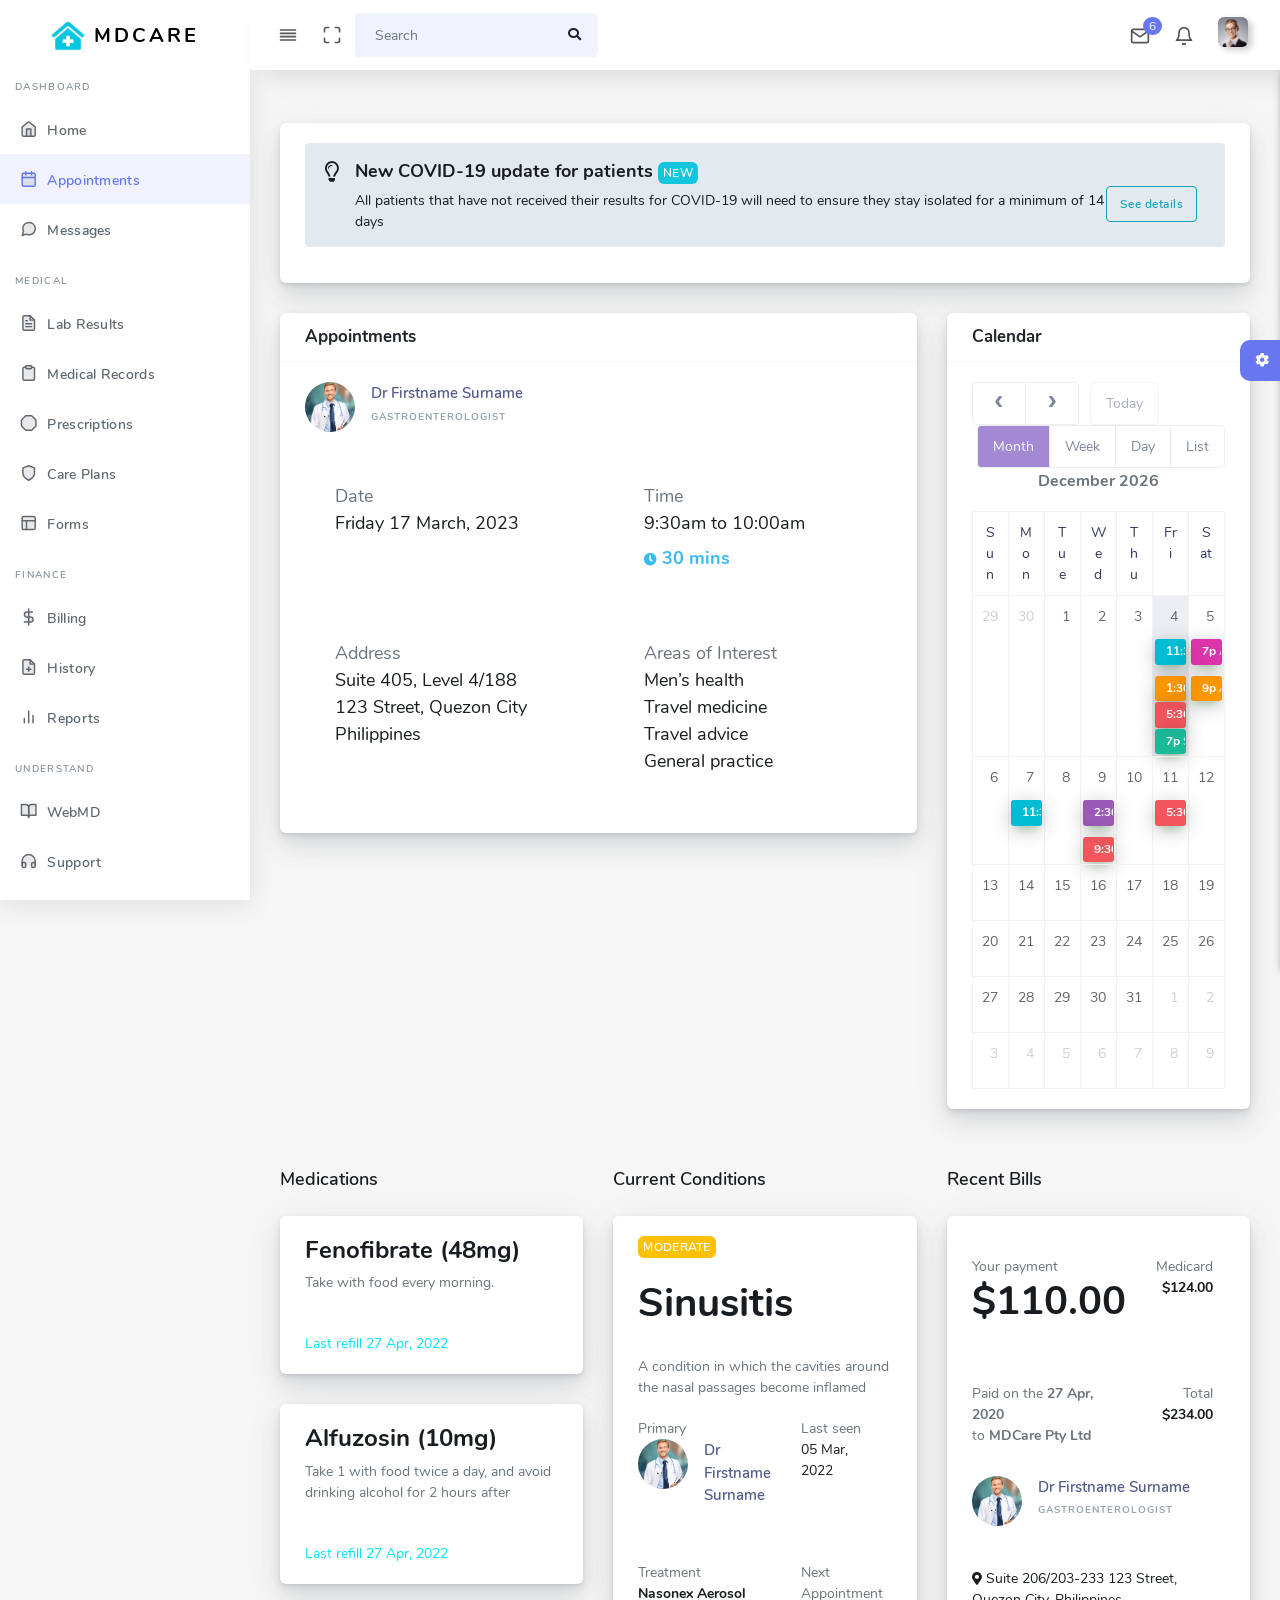
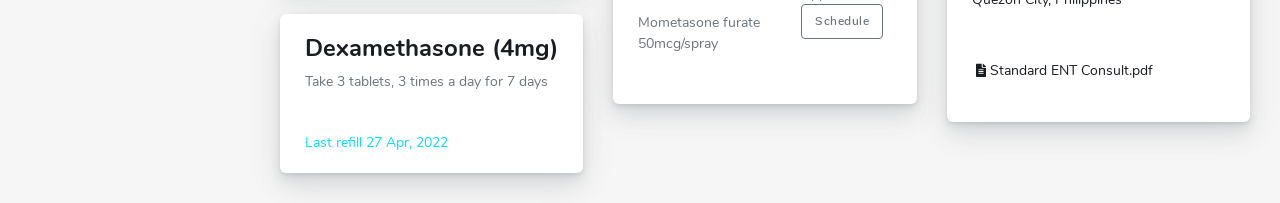
<file: appointments.html>
<!DOCTYPE html>
<html lang="en">
<head>
  <meta charset="UTF-8">
  <meta content="width=device-width, initial-scale=1, maximum-scale=1, shrink-to-fit=no" name="viewport">
  <title>MDCare - eHealth Portal</title>
  <!-- General CSS Files -->
  <link rel="stylesheet" href="assets/css/app.min.css">
  <link rel="stylesheet" href="assets/bundles/fullcalendar/fullcalendar.min.css">
  <!-- Template CSS -->
  <link rel="stylesheet" href="assets/css/style.css">
  <link rel="stylesheet" href="assets/css/components.css">
  <!-- Custom style CSS -->
  <link rel="stylesheet" href="assets/css/custom.css">
  <link rel='shortcut icon' type='image/x-icon' href='img/logo.png' />
  
</head>

<body>
  <div class="loader"></div>
  <div id="app">
    <div class="main-wrapper main-wrapper-1">
      <div class="navbar-bg"></div>
      <nav class="navbar navbar-expand-lg main-navbar sticky">
        <div class="form-inline mr-auto">
          <ul class="navbar-nav mr-3">
            <li><a href="#" data-toggle="sidebar" class="nav-link nav-link-lg
									collapse-btn"> <i data-feather="align-justify"></i></a></li>
            <li><a href="#" class="nav-link nav-link-lg fullscreen-btn">
                <i data-feather="maximize"></i>
              </a></li>
            <li>
              <form class="form-inline mr-auto">
                <div class="search-element">
                  <input class="form-control" type="search" placeholder="Search" aria-label="Search" data-width="200">
                  <button class="btn" type="submit">
                    <i class="fas fa-search"></i>
                  </button>
                </div>
              </form>
            </li>
          </ul>
        </div>
        <ul class="navbar-nav navbar-right">
          <li class="dropdown dropdown-list-toggle"><a href="#" data-toggle="dropdown"
              class="nav-link nav-link-lg message-toggle"><i data-feather="mail"></i>
              <span class="badge headerBadge1">
                6 </span> </a>
            <div class="dropdown-menu dropdown-list dropdown-menu-right pullDown">
              <div class="dropdown-header">
                Messages
                <div class="float-right">
                  <a href="#">Mark All As Read</a>
                </div>
              </div>
              <div class="dropdown-list-content dropdown-list-message">
                <a href="#" class="dropdown-item"> <span class="dropdown-item-avatar
											text-white"> <img alt="image" src="assets/img/users/user-1.png" class="rounded-circle">
                  </span> <span class="dropdown-item-desc"> <span class="message-user">John
                      Deo</span>
                    <span class="time messege-text">Please check your mail !!</span>
                    <span class="time">2 Min Ago</span>
                  </span>
                </a> <a href="#" class="dropdown-item"> <span class="dropdown-item-avatar text-white">
                    <img alt="image" src="assets/img/users/user-2.png" class="rounded-circle">
                  </span> <span class="dropdown-item-desc"> <span class="message-user">Sarah
                      Smith</span> <span class="time messege-text">Request for leave
                      application</span>
                    <span class="time">5 Min Ago</span>
                  </span>
                </a> <a href="#" class="dropdown-item"> <span class="dropdown-item-avatar text-white">
                    <img alt="image" src="assets/img/users/user-5.png" class="rounded-circle">
                  </span> <span class="dropdown-item-desc"> <span class="message-user">Jacob
                      Ryan</span> <span class="time messege-text">Your payment invoice is
                      generated.</span> <span class="time">12 Min Ago</span>
                  </span>
                </a> <a href="#" class="dropdown-item"> <span class="dropdown-item-avatar text-white">
                    <img alt="image" src="assets/img/users/user-4.png" class="rounded-circle">
                  </span> <span class="dropdown-item-desc"> <span class="message-user">Lina
                      Smith</span> <span class="time messege-text">hii John, I have upload
                      doc
                      related to task.</span> <span class="time">30
                      Min Ago</span>
                  </span>
                </a> <a href="#" class="dropdown-item"> <span class="dropdown-item-avatar text-white">
                    <img alt="image" src="assets/img/users/user-3.png" class="rounded-circle">
                  </span> <span class="dropdown-item-desc"> <span class="message-user">Jalpa
                      Joshi</span> <span class="time messege-text">Please do as specify.
                      Let me
                      know if you have any query.</span> <span class="time">1
                      Days Ago</span>
                  </span>
                </a> <a href="#" class="dropdown-item"> <span class="dropdown-item-avatar text-white">
                    <img alt="image" src="assets/img/users/user-2.png" class="rounded-circle">
                  </span> <span class="dropdown-item-desc"> <span class="message-user">Sarah
                      Smith</span> <span class="time messege-text">Client Requirements</span>
                    <span class="time">2 Days Ago</span>
                  </span>
                </a>
              </div>
              <div class="dropdown-footer text-center">
                <a href="#">View All <i class="fas fa-chevron-right"></i></a>
              </div>
            </div>
          </li>
          <li class="dropdown dropdown-list-toggle"><a href="#" data-toggle="dropdown"
              class="nav-link notification-toggle nav-link-lg"><i data-feather="bell" class="bell"></i>
            </a>
            <div class="dropdown-menu dropdown-list dropdown-menu-right pullDown">
              <div class="dropdown-header">
                Notifications
                <div class="float-right">
                  <a href="#">Mark All As Read</a>
                </div>
              </div>
              <div class="dropdown-list-content dropdown-list-icons">
                <a href="#" class="dropdown-item dropdown-item-unread"> <span
                    class="dropdown-item-icon bg-primary text-white"> <i class="fas
												fa-code"></i>
                  </span> <span class="dropdown-item-desc"> Template update is
                    available now! <span class="time">2 Min
                      Ago</span>
                  </span>
                </a> <a href="#" class="dropdown-item"> <span class="dropdown-item-icon bg-info text-white"> <i class="far
												fa-user"></i>
                  </span> <span class="dropdown-item-desc"> <b>You</b> and <b>Dedik
                      Sugiharto</b> are now friends <span class="time">10 Hours
                      Ago</span>
                  </span>
                </a> <a href="#" class="dropdown-item"> <span class="dropdown-item-icon bg-success text-white"> <i
                      class="fas
												fa-check"></i>
                  </span> <span class="dropdown-item-desc"> <b>Kusnaedi</b> has
                    moved task <b>Fix bug header</b> to <b>Done</b> <span class="time">12
                      Hours
                      Ago</span>
                  </span>
                </a> <a href="#" class="dropdown-item"> <span class="dropdown-item-icon bg-danger text-white"> <i
                      class="fas fa-exclamation-triangle"></i>
                  </span> <span class="dropdown-item-desc"> Low disk space. Let's
                    clean it! <span class="time">17 Hours Ago</span>
                  </span>
                </a> <a href="#" class="dropdown-item"> <span class="dropdown-item-icon bg-info text-white"> <i class="fas
												fa-bell"></i>
                  </span> <span class="dropdown-item-desc"> Welcome to Otika
                    template! <span class="time">Yesterday</span>
                  </span>
                </a>
              </div>
              <div class="dropdown-footer text-center">
                <a href="#">View All <i class="fas fa-chevron-right"></i></a>
              </div>
            </div>
          </li>
          <li class="dropdown"><a href="#" data-toggle="dropdown"
              class="nav-link dropdown-toggle nav-link-lg nav-link-user"> <img alt="image" src="assets/img/user.png"
                class="user-img-radious-style"> <span class="d-sm-none d-lg-inline-block"></span></a>
            <div class="dropdown-menu dropdown-menu-right pullDown">
              <div class="dropdown-title">Hello Sarah Smith</div>
              <a href="profile.html" class="dropdown-item has-icon"> <i class="far
										fa-user"></i> Profile
              </a> <a href="timeline.html" class="dropdown-item has-icon"> <i class="fas fa-bolt"></i>
                Activities
              </a> <a href="#" class="dropdown-item has-icon"> <i class="fas fa-cog"></i>
                Settings
              </a>
              <div class="dropdown-divider"></div>
              <a href="index.html" class="dropdown-item has-icon text-danger"> <i class="fas fa-sign-out-alt"></i>
                Logout
              </a>
            </div>
          </li>
        </ul>
      </nav>
      <div class="main-sidebar sidebar-style-2">
        <aside id="sidebar-wrapper">
          <div class="sidebar-brand">
            <a href="#"> <img alt="image" src="img/logo.png" class="header-logo" /> <span
                class="logo-name">MDCare</span>
            </a>
          </div>
          <ul class="sidebar-menu">
            <li class="menu-header">Dashboard</li>
            <li class="dropdown">
              <a href="dashboard.html" class="nav-link"><i data-feather="home"></i><span>Home</span></a>
            </li>
            <li class="active">
              <a href="appointments.html" class="nav-link"><i data-feather="calendar"></i><span>Appointments</span></a>
            </li>
            <li class="dropdown">
              <a href="messages.html" class="nav-link"><i data-feather="message-circle"></i><span>Messages</span></a>
            </li>

            <li class="menu-header">Medical</li>
            <li class="dropdown">
              <a class="nav-link" href="lab-results.html"><i data-feather="file-text"></i><span>Lab Results</span></a>
            </li>
            <li class="dropdown">
              <a class="nav-link" href="medical-records.html"><i data-feather="clipboard"></i><span>Medical Records</span></a>
            </li>
            <li class="dropdown">
              <a class="nav-link" href="prescriptions.html"><i data-feather="octagon"></i><span>Prescriptions</span></a>
            </li>
            <li class="dropdown">
              <a class="nav-link" href="care-plans.html"><i data-feather="shield"></i><span>Care Plans</span></a>
            </li>
            <li class="dropdown">
              <a class="nav-link" href="forms.html"><i data-feather="layout"></i><span>Forms</span></a>
            </li>
                  
            <li class="menu-header">Finance</li>
            <li class="dropdown">
              <a class="nav-link" href="billing.html"><i data-feather="dollar-sign"></i><span>Billing</span></a>
            </li>
            <li class="dropdown">
              <a class="nav-link" href="history.html"><i data-feather="file-plus"></i><span>History</span></a>
            </li>
            <li class="dropdown">
              <a class="nav-link" href="reports.html"><i data-feather="bar-chart-2"></i><span>Reports</span></a>
            </li>

            <li class="menu-header">Understand</li>
            <li class="dropdown">
              <a class="nav-link" href="webmd.html"><i data-feather="book-open"></i><span>WebMD</span></a>
            </li>
            <li class="dropdown">
              <a class="nav-link" href="support.html"><i data-feather="headphones"></i><span>Support</span></a>
            </li>
          </ul>
        </aside>
      </div>

      <!-- Main Content -->
      <div class="main-content">
        <section class="section">
          <div class="section-body">
            <div class="row ">
              <div class="col-12 col-sm-12 col-lg-12">
                <div class="card">
                  <div class="card-body">
                    <div class="alert alert-light alert-has-icon">
                      <div class="alert-icon"><i class="far fa-lightbulb"></i></div>
                      <div class="alert-body">
                        <div class="alert-title">New COVID-19 update for patients
                          <span class="badge badge-info">NEW</span>
                        </div>
                        <div>All patients that have not received their results for COVID-19 will need to ensure they stay isolated for a minimum of 14 days</div>
                      </div>
                      <div style="display:flex; align-items:flex-end;">
                      <div class="buttons" style="float:right;">
                          <a href="#" class="btn btn-outline-info" style="float: right;">See details</a>
                      </div>
                     </div>                     
                    </div>
                  </div>
                </div>
              </div>
            </div>
            
            <div class="row ">
                <div class="col-xl-8 col-md-12 col-lg-8">
                    <div class="card">
                    <div class="card-header">
                        <h4>Appointments</h4>
                    </div>
                    <div class="card-body">
                        <div class="media">
                            <img alt="image" class="mr-3 rounded-circle" width="50" src="img/team-2.jpg">
                            <div class="media-body">
                                <div class="media-title">Dr Firstname Surname</div>
                                <div class="text-job text-muted">Gastroenterologist</div>
                            </div>
                        </div></br>

                        <div class="grid-container">
                            <div class="grid-item-appt">
                                <span>Date</span>
                                <div class="text-dark mb-2">Friday 17 March, 2023</div>
                            </div>
                        <div class="grid-item-appt">
                                <span>Time</span>
                                <div class="text-dark mb-2">9:30am to 10:00am</div>
                                <div class="text-info mb-2"><i class="fas fa-clock"></i><b> 30 mins</b></div>
                        </div>
                        <div class="grid-item-appt">
                            <span>Address</span>
                            <div class="text-dark mb-2">Suite 405, Level 4/188</br>
                            123 Street, Quezon City</br>
                            Philippines</div>
                        </div>  
                        <div class="grid-item-appt">
                            <span>Areas of Interest</span>
                            <div class="text-dark mb-2">Men’s health</br>
                            Travel medicine</br>
                            Travel advice</br>
                            General practice</div>
                        </div>
                    </div>
                    </div>
                    </div>
                </div>


                <div class="col-x1-4 col-md-12 col-lg-4">
                    <div class="card">
                      <div class="card-header">
                        <h4>Calendar</h4>
                      </div>
                      <div class="card-body">
                        <div class="fc-overflow">
                          <div id="myEvent"></div>
                        </div>
                      </div>
                    </div>
                </div>
            </div>
            </div>

            <div class="row ">
              <div class="col-x1-4 col-md-12 col-lg-4">
                <h4 class="section-title">Medications</h4>
                <div class="card">
                  <div class="card-body">
                    <h4 class="text-dark mb-2">Fenofibrate (48mg)</h4>
                    Take with food every morning.
                  </div>
                  <div class="card-footer" style="color:rgb(0, 225, 255)">
                    Last refill 27 Apr, 2022
                  </div>
                </div>
                <div class="card">
                  <div class="card-body">
                    <h4 class="text-dark mb-2">Alfuzosin (10mg)</h4>
                    Take 1 with food twice a day, and avoid drinking alcohol for 2 hours after
                  </div>
                  <div class="card-footer" style="color:rgb(0, 225, 255)">
                    Last refill 27 Apr, 2022
                  </div>
                </div>
                <div class="card">
                  <div class="card-body">
                    <h4 class="text-dark mb-2">Dexamethasone (4mg)</h4>
                    Take 3 tablets, 3 times a day for 7 days
                  </div>
                  <div class="card-footer" style="color:rgb(0, 225, 255)">
                    Last refill 27 Apr, 2022
                  </div>
                </div>
              </div>

              <div class="col-x1-3 col-md-10 col-lg-4">
                <h4 class="section-title">Current Conditions</h4>
                <div class="card">
                  <div class="card-body">
                    <span class="badge badge-warning">MODERATE</span></br></br>
                    <h1 class="text-dark mb-2">Sinusitis</h1></br>
                    A condition in which the cavities around the nasal passages become inflamed

                    <div class="grid-container">
                      <div class="grid-item">
                        <span>Primary</span>
                        <div class="media">
                          <img alt="image" class="mr-3 rounded-circle" width="50" src="img/team-2.jpg">
                          <div class="media-body">
                            <div class="media-title">Dr Firstname</br>Surname</div>
                          </div>
                        </div>
                      </div>
                      <div class="grid-item">
                        <span>Last seen</span>
                        <div class="text-dark mb-2">05 Mar, 2022</div>
                      </div>
                      <div class="grid-item">
                        <span>Treatment</span>
                        <div class="text-dark mb-2"><b>Nasonex Aerosol</b></div>
                        <span>Mometasone furate</span></br>
                        <span>50mcg/spray</span>
                      </div>  
                      <div class="grid-item">
                        <span>Next Appointment</span>
                        <a href="#" class="btn btn-outline-secondary">Schedule</a>
                      </div>
                    </div>
                  </div>
                </div>
              </div>

              <div class="col-x1-4 col-md-12 col-lg-4">
                <h4 class="section-title">Recent Bills</h4>
                <div class="card">
                  <div class="card-body">
                    <div class="grid-container">
                      <div class="grid-item">
                        <span>Your payment</span>
                        <h1 class="text-dark mb-2">$110.00</h1>
                      </div>
                      <div class="grid-item" style="text-align:right">
                        <span>Medicard</span>
                        <div class="text-dark mb-2"><b>$124.00</b></div>
                      </div>
                      <div class="grid-item">
                        <span>Paid on the </span><b>27 Apr, 2020</b></br>
                        <span>to </span><b>MDCare Pty Ltd </b>
                      </div>  
                      <div class="grid-item" style="text-align:right">
                        <span>Total</span>
                        <div class="text-dark mb-2"><b>$234.00</b></div>
                      </div>
                    </div>

                    <div class="media">
                      <img alt="image" class="mr-3 rounded-circle" width="50" src="img/team-2.jpg">
                      <div class="media-body">
                        <div class="media-title">Dr Firstname Surname</div>
                        <div class="text-job text-muted">Gastroenterologist</div>
                      </div>
                    </div></br></br>
                    
                    <div class="text-dark mb-2"><i class="fas fa-map-marker-alt"></i> Suite 206/203-233 123 Street, Quezon City, Philippines</div></br></br>
                    <a href="#" class="text-dark mb-2"><i class="fas fa-file-alt"></i> Standard ENT Consult.pdf</a></br></br>
                  </div>
                </div>
              </div>

            </div>
          </div>
        </section>
        
        <div class="settingSidebar">
          <a href="javascript:void(0)" class="settingPanelToggle"> <i class="fa fa-spin fa-cog"></i>
          </a>
          <div class="settingSidebar-body ps-container ps-theme-default">
            <div class=" fade show active">
              <div class="setting-panel-header">Setting Panel
              </div>
              <div class="p-15 border-bottom">
                <h6 class="font-medium m-b-10">Select Layout</h6>
                <div class="selectgroup layout-color w-50">
                  <label class="selectgroup-item">
                    <input type="radio" name="value" value="1" class="selectgroup-input-radio select-layout" checked>
                    <span class="selectgroup-button">Light</span>
                  </label>
                  <label class="selectgroup-item">
                    <input type="radio" name="value" value="2" class="selectgroup-input-radio select-layout">
                    <span class="selectgroup-button">Dark</span>
                  </label>
                </div>
              </div>
              <div class="p-15 border-bottom">
                <h6 class="font-medium m-b-10">Sidebar Color</h6>
                <div class="selectgroup selectgroup-pills sidebar-color">
                  <label class="selectgroup-item">
                    <input type="radio" name="icon-input" value="1" class="selectgroup-input select-sidebar">
                    <span class="selectgroup-button selectgroup-button-icon" data-toggle="tooltip"
                      data-original-title="Light Sidebar"><i class="fas fa-sun"></i></span>
                  </label>
                  <label class="selectgroup-item">
                    <input type="radio" name="icon-input" value="2" class="selectgroup-input select-sidebar" checked>
                    <span class="selectgroup-button selectgroup-button-icon" data-toggle="tooltip"
                      data-original-title="Dark Sidebar"><i class="fas fa-moon"></i></span>
                  </label>
                </div>
              </div>
              <div class="p-15 border-bottom">
                <h6 class="font-medium m-b-10">Color Theme</h6>
                <div class="theme-setting-options">
                  <ul class="choose-theme list-unstyled mb-0">
                    <li title="white" class="active">
                      <div class="white"></div>
                    </li>
                    <li title="cyan">
                      <div class="cyan"></div>
                    </li>
                    <li title="black">
                      <div class="black"></div>
                    </li>
                    <li title="purple">
                      <div class="purple"></div>
                    </li>
                    <li title="orange">
                      <div class="orange"></div>
                    </li>
                    <li title="green">
                      <div class="green"></div>
                    </li>
                    <li title="red">
                      <div class="red"></div>
                    </li>
                  </ul>
                </div>
              </div>
              <div class="p-15 border-bottom">
                <div class="theme-setting-options">
                  <label class="m-b-0">
                    <input type="checkbox" name="custom-switch-checkbox" class="custom-switch-input"
                      id="mini_sidebar_setting">
                    <span class="custom-switch-indicator"></span>
                    <span class="control-label p-l-10">Mini Sidebar</span>
                  </label>
                </div>
              </div>
              <div class="p-15 border-bottom">
                <div class="theme-setting-options">
                  <label class="m-b-0">
                    <input type="checkbox" name="custom-switch-checkbox" class="custom-switch-input"
                      id="sticky_header_setting">
                    <span class="custom-switch-indicator"></span>
                    <span class="control-label p-l-10">Sticky Header</span>
                  </label>
                </div>
              </div>
              <div class="mt-4 mb-4 p-3 align-center rt-sidebar-last-ele">
                <a href="#" class="btn btn-icon icon-left btn-primary btn-restore-theme">
                  <i class="fas fa-undo"></i> Restore Default
                </a>
              </div>
            </div>
          </div>
        </div>
      </div>
    </div>
  </div>
  <!-- General JS Scripts -->
  <script src="assets/js/app.min.js"></script>
  <!-- JS Libraies -->
  <script src="assets/bundles/fullcalendar/fullcalendar.min.js"></script>
  <!-- Page Specific JS File -->
  <script src="assets/js/page/calendar.js"></script>
  <!-- Template JS File -->
  <script src="assets/js/scripts.js"></script>
  <!-- Custom JS File -->
  <script src="assets/js/custom.js"></script>
</body>


</html>
</file>
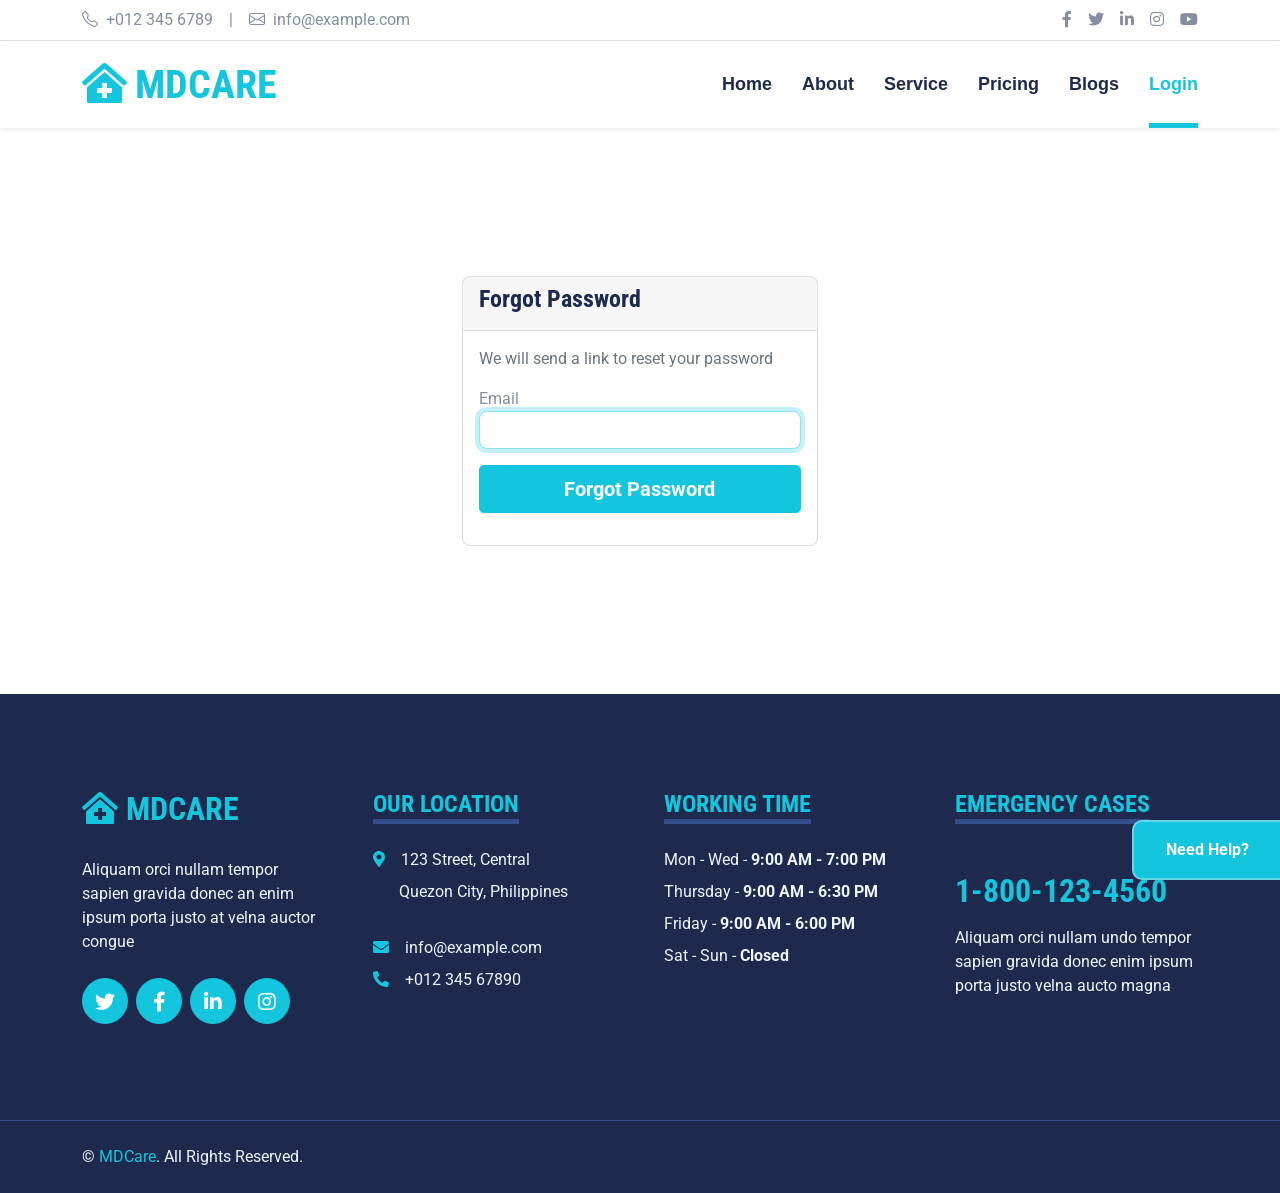
<file: auth-forgot-password.html>
<!DOCTYPE html>
<html lang="en">

<head>
    <meta charset="utf-8">
    <title>MDCare - Authorization - Forgot Password</title>
    <meta content="width=device-width, initial-scale=1.0" name="viewport">
    <link rel="icon" href="img/logo.png" />

    <!-- Favicon -->
    <link href="img/favicon.ico" rel="icon">

    <!-- Google Web Fonts -->
    <link rel="preconnect" href="https://fonts.gstatic.com">
    <link href="https://fonts.googleapis.com/css2?family=Roboto+Condensed:wght@400;700&family=Roboto:wght@400;700&display=swap" rel="stylesheet">  

    <!-- Icon Font Stylesheet -->
    <link href="https://cdnjs.cloudflare.com/ajax/libs/font-awesome/5.15.0/css/all.min.css" rel="stylesheet">
    <link href="https://cdn.jsdelivr.net/npm/bootstrap-icons@1.4.1/font/bootstrap-icons.css" rel="stylesheet">

    <!-- Libraries Stylesheet -->
    <link href="lib/owlcarousel/assets/owl.carousel.min.css" rel="stylesheet">
    <link href="lib/tempusdominus/css/tempusdominus-bootstrap-4.min.css" rel="stylesheet" />

    <!-- Customized Bootstrap Stylesheet -->
    <link href="css/bootstrap.min.css" rel="stylesheet">
    <link href="assets/bundles/bootstrap-social/bootstrap-social.css" rel="stylesheet">

    <!-- Template Stylesheet -->
    <link href="css/style.css" rel="stylesheet">

    <script src="https://code.jquery.com/jquery-3.5.1.min.js"></script>
    <script src="https://cdn.jsdelivr.net/npm/popper.js@1.16.0/dist/umd/popper.min.js"></script>
    <script src="https://stackpath.bootstrapcdn.com/bootstrap/4.5.0/js/bootstrap.min.js"></script>
</head>

<body>
    <!-- Topbar Start -->
    <div class="container-fluid py-2 border-bottom d-none d-lg-block">
        <div class="container">
            <div class="row">
                <div class="col-md-6 text-center text-lg-start mb-2 mb-lg-0">
                    <div class="d-inline-flex align-items-center">
                        <a class="text-decoration-none text-body pe-3" href=""><i class="bi bi-telephone me-2"></i>+012 345 6789</a>
                        <span class="text-body">|</span>
                        <a class="text-decoration-none text-body px-3" href=""><i class="bi bi-envelope me-2"></i>info@example.com</a>
                    </div>
                </div>
                <div class="col-md-6 text-center text-lg-end">
                    <div class="d-inline-flex align-items-center">
                        <a class="text-body px-2" href="https://www.facebook.com/">
                            <i class="fab fa-facebook-f"></i>
                        </a>
                        <a class="text-body px-2" href="https://twitter.com/">
                            <i class="fab fa-twitter"></i>
                        </a>
                        <a class="text-body px-2" href="https://linkedin.com/">
                            <i class="fab fa-linkedin-in"></i>
                        </a>
                        <a class="text-body px-2" href="https://instagram.com/">
                            <i class="fab fa-instagram"></i>
                        </a>
                        <a class="text-body ps-2" href="https://youtube.com/">
                            <i class="fab fa-youtube"></i>
                        </a>
                    </div>
                </div>
            </div>
        </div>
    </div>
    <!-- Topbar End -->


    <!-- Navbar Start -->
    <div class="container-fluid sticky-top bg-white shadow-sm">
        <div class="container">
            <nav class="navbar navbar-expand-lg bg-white navbar-light py-3 py-lg-0">
                <a href="index.html" class="navbar-brand">
                    <h1 class="m-0 text-uppercase text-primary"><i class="fa fa-clinic-medical me-2"></i>MDCare</h1>
                </a>
                <button class="navbar-toggler" type="button" data-bs-toggle="collapse" data-bs-target="#navbarCollapse">
                    <span class="navbar-toggler-icon"></span>
                </button>
                <div class="collapse navbar-collapse" id="navbarCollapse">
                    <div class="navbar-nav ms-auto py-0">
                        <a href="index.html" class="nav-item nav-link">Home</a>
                        <a href="index.html#about" class="nav-item nav-link">About</a>
                        <a href="index.html#service" class="nav-item nav-link">Service</a>
                        <a href="index.html#price" class="nav-item nav-link">Pricing</a>
                        <a href="index.html#blogs" class="nav-item nav-link">Blogs</a>
                    </div>
                    <div class="navbar-nav action-buttons ml-auto">
                        <a href="#" id="myBtn" class="nav-item nav-link active dropdown-toggle mr-3">Login</a>
                        <!-- The Modal -->
                        <div id="myModal" class="modal">

                            <!-- Modal content -->
                            <div class="modal-content" style="display: block;">
                                <span class="close">&times;</span>
                                <div >
                                    <div class="card-primary">
                                      <div class="card-header">
                                        <h4>Login</h4>
                                      </div>
                                      <div class="card-body">
                                        <form method="POST" action="dashboard.html" class="needs-validation" novalidate="">
                                          <div class="form-group">
                                            <label for="email">Email</label>
                                            <input id="email" type="email" class="form-control" name="email" tabindex="1" required="" autofocus="">
                                            <div class="invalid-feedback">
                                              Please fill in your email
                                            </div>
                                          </div>
                                          <div class="form-group">
                                            <div style="display: block;">
                                              <label for="password" class="control-label">Password</label>
                                              <div style="float: right;">
                                                <small><a href="auth-forgot-password.html" class="text-small">
                                                  Forgot Password?</small>
                                                </a>
                                              </div>
                                            </div>
                                            <input id="password" type="password" class="form-control" name="password" tabindex="2" required="">
                                            <div class="invalid-feedback">
                                              please fill in your password
                                            </div>
                                          </div>
                                          <div class="form-group">
                                            <div class="custom-control custom-checkbox">
                                              <input type="checkbox" name="remember" class="custom-control-input" tabindex="3" id="remember-me">
                                              <label class="custom-control-label" for="remember-me">Remember Me</label>
                                            </div>
                                          </div>
                                          <div class="form-group">
                                            <button type="submit" class="btn btn-primary btn-lg btn-block" tabindex="4">
                                              Login
                                            </button>
                                          </div>
                                        </form>
                                        <div class="text-center mt-4 mb-3">
                                          <div class="text-job text-muted">Login With Social</div>
                                        </div>
                                        <div class="row sm-gutters">
                                          <div class="col-6">
                                            <a class="btn btn-block btn-social btn-facebook">
                                              <span class="fab fa-facebook"></span><small> Facebook</small>
                                            </a>
                                          </div>
                                          <div class="col-6">
                                            <a class="btn btn-block btn-social btn-google">
                                              <span class="fab fa-google"></span><small>Google</small> 
                                            </a>
                                          </div>
                                        </div>
                                      </div>
                                    </div>
                                    <div class="mt-5 text-muted text-center">
                                      Don't have an account? <a href="auth-register.html">Create One</a>
                                    </div>
                                  </div>
                            </div>
  
                    </div>

                    </div>
                </div>
            </nav>
        </div>
    </div>
    <!-- Navbar End -->

    <!-- Content -->
    <div id="app" style="padding:100px 0px;">
      <section class="section">
        <div class="container mt-5">
          <div class="row">
            <div class="col-12 col-sm-8 offset-sm-2 col-md-6 offset-md-3 col-lg-6 offset-lg-3 col-xl-4 offset-xl-4">
              <div class="card card-primary">
                <div class="card-header">
                  <h4>Forgot Password</h4>
                </div>
                <div class="card-body">
                  <p class="text-muted">We will send a link to reset your password</p>
                  <form method="POST">
                    <div class="form-group">
                      <label for="email">Email</label>
                      <input id="email" type="email" class="form-control" name="email" tabindex="1" required autofocus>
                    </div>
                    <div class="form-group">
                      <button type="submit" class="btn btn-primary btn-lg btn-block" tabindex="4">
                        Forgot Password
                      </button>
                    </div>
                  </form>
                </div>
              </div>
            </div>
          </div>
        </div>
      </section>
    </div>
    
    <!-- Footer Start -->
    <div class="container-fluid bg-dark text-light mt-5 py-5">
        <div class="container py-5">
            <div class="row g-5">
                <div class="col-lg-3 col-md-6">
                    <a href="index.html" class="navbar-brand">
                        <h2 class="m-0 text-uppercase text-primary"><i class="fa fa-clinic-medical me-2"></i>MDCare</h2>
                    </a>
                    <p class="mb-4">Aliquam orci nullam tempor sapien gravida donec an enim ipsum porta justo at velna auctor congue</p>
                    <div class="d-flex">
                        <a class="btn btn-lg btn-primary btn-lg-square rounded-circle me-2" href="#"><i class="fab fa-twitter"></i></a>
                        <a class="btn btn-lg btn-primary btn-lg-square rounded-circle me-2" href="#"><i class="fab fa-facebook-f"></i></a>
                        <a class="btn btn-lg btn-primary btn-lg-square rounded-circle me-2" href="#"><i class="fab fa-linkedin-in"></i></a>
                        <a class="btn btn-lg btn-primary btn-lg-square rounded-circle" href="#"><i class="fab fa-instagram"></i></a>
                    </div>
                </div>

                <div class="col-lg-3 col-md-6">
                    <h4 class="d-inline-block text-primary text-uppercase border-bottom border-5 border-secondary mb-4">Our Location</h4>
                    <p class="mb-2"><i class="fa fa-map-marker-alt text-primary me-3"></i>123 Street, Central</p>
                    <p class="mb-2" style="margin-left: 26px;">Quezon City, Philippines</p></br>
                    <p class="mb-2"><i class="fa fa-envelope text-primary me-3"></i>info@example.com</p>
                    <p class="mb-0"><i class="fa fa-phone-alt text-primary me-3"></i>+012 345 67890</p>
                </div>

                <div class="col-lg-3 col-md-6">
                    <h4 class="d-inline-block text-primary text-uppercase border-bottom border-5 border-secondary mb-4">Working Time</h4>
                    <p class="mb-2">Mon - Wed - <b>9:00 AM - 7:00 PM</b></p>
                    <p class="mb-2">Thursday - <b>9:00 AM - 6:30 PM</b></p>
                    <p class="mb-2">Friday - <b>9:00 AM - 6:00 PM</b></p>
                    <p class="mb-0">Sat - Sun - <b>Closed</b></p>
                </div>
                <div class="col-lg-3 col-md-6">
                    <h4 class="d-inline-block text-primary text-uppercase border-bottom border-5 border-secondary mb-4">Emergency Cases</h4>
                    <h2 class="text-primary text-uppercase mt-4 mb-3">1-800-123-4560</h2>
                    <p>Aliquam orci nullam undo tempor sapien gravida donec enim ipsum porta justo velna aucto magna</p>
                </div>
            </div>
        </div>
    </div>
    <div class="container-fluid bg-dark text-light border-top border-secondary py-4">
        <div class="container">
            <div class="row g-5">
                <div class="col-md-6 text-center text-md-start">
                    <p class="mb-md-0">&copy; <a class="text-primary" href="#">MDCare</a>. All Rights Reserved.</p>
                </div>
            </div>
        </div>
    </div>
    <!-- Footer End -->

    <!-- Chatbox-->
    <div>
    <button class="open-button " onclick="openForm()">Need Help?</button>

    <div class="chat-popup" id="myForm">
        <form action="/action_page.php" class="form-container">
        <img src="img/nurse.png" alt="" height="100px">

        <label for="msg"><b>Nurse (Online)</b></label>
        
        <div class="chathistory">
            <p>Hello. How are you today?</p>
            <span class="time-right"><small>11:00</small></span>
        </div>
          
        <div class="chathistory darker">
            <p>Hey! I'm fine. Thanks for asking!</p>
            <span class="time-left"><small>11:01</small></span>
        </div>

        <textarea placeholder="Type message.." name="msg" required></textarea>

        <button type="reset" class="btn">Send</button>
        <button type="button" class="btn cancel" onclick="closeForm()">Close</button>
        </form>
    </div>
    </div>


    <!-- JavaScript Libraries -->
    <script src="https://code.jquery.com/jquery-3.4.1.min.js"></script>
    <script src="https://cdn.jsdelivr.net/npm/bootstrap@5.0.0/dist/js/bootstrap.bundle.min.js"></script>
    <script src="lib/easing/easing.min.js"></script>
    <script src="lib/waypoints/waypoints.min.js"></script>
    <script src="lib/owlcarousel/owl.carousel.min.js"></script>
    <script src="lib/tempusdominus/js/moment.min.js"></script>
    <script src="lib/tempusdominus/js/moment-timezone.min.js"></script>
    <script src="lib/tempusdominus/js/tempusdominus-bootstrap-4.min.js"></script>

    <!-- Template Javascript -->
    <script src="js/main.js"></script>
</body>

</html>
</file>
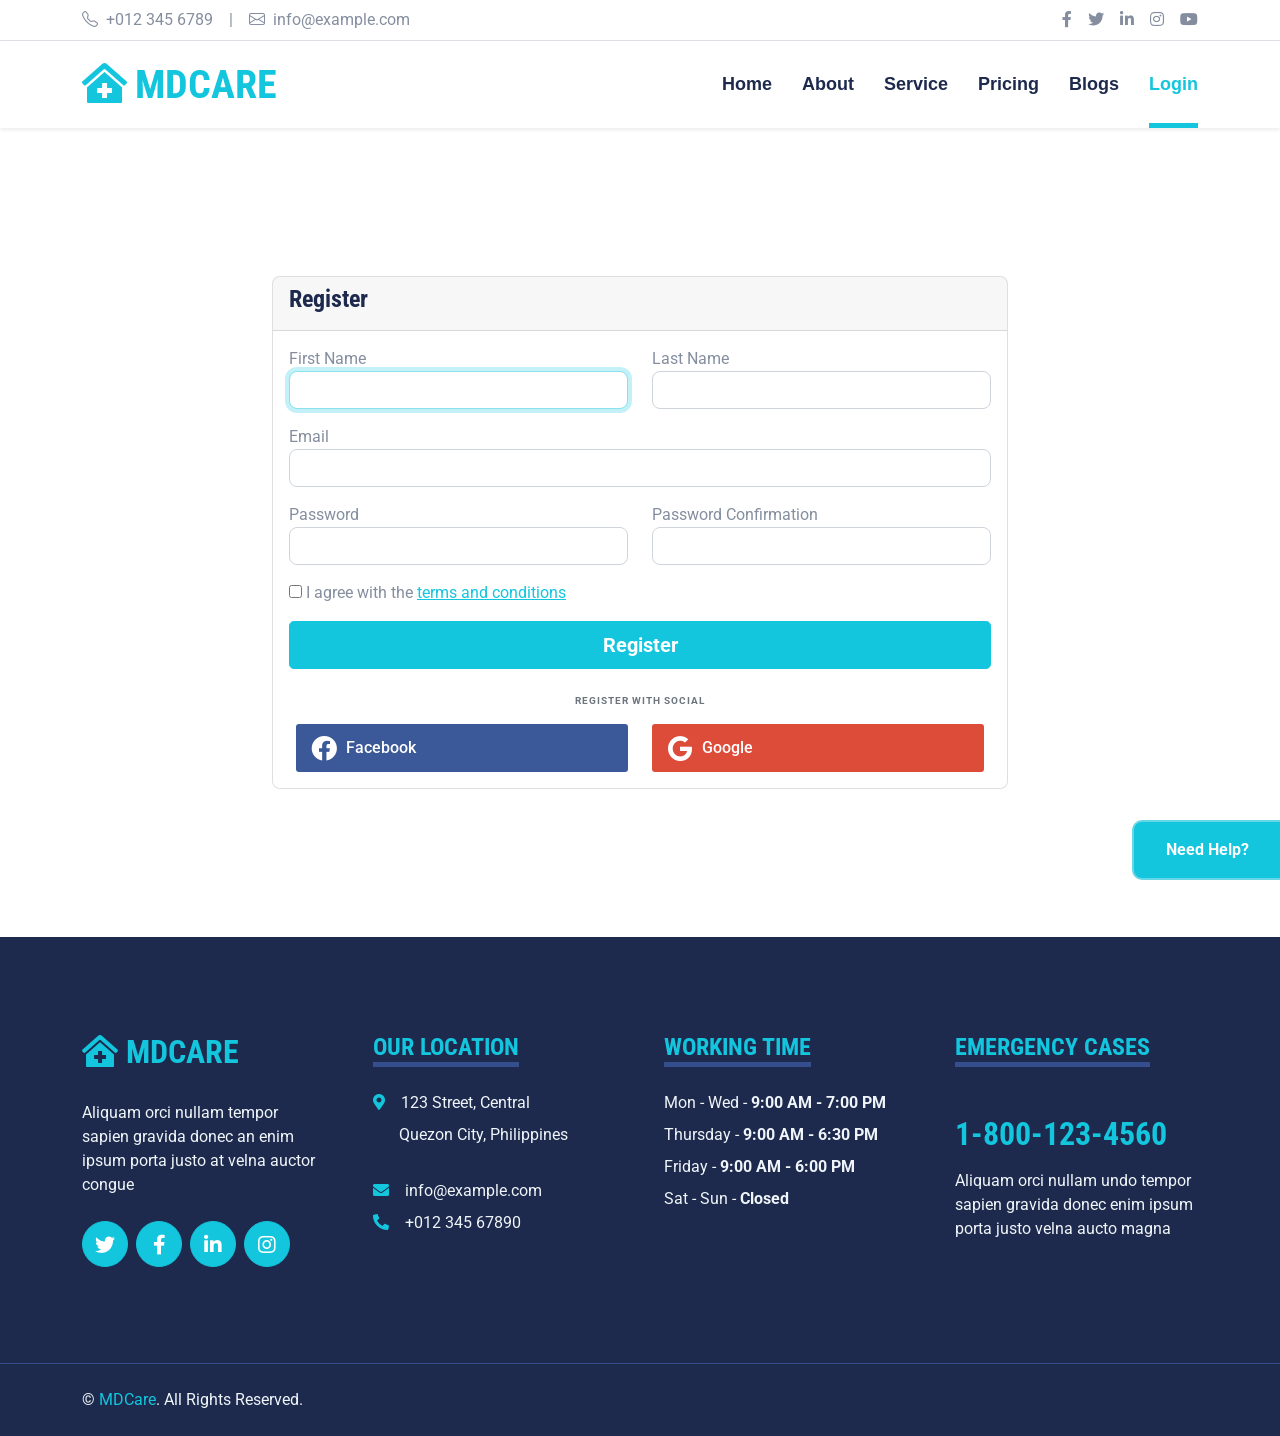
<file: auth-register.html>
<!DOCTYPE html>
<html lang="en">

<head>
    <meta charset="utf-8">
    <title>MDCare - Patient Registration</title>
    <meta content="width=device-width, initial-scale=1.0" name="viewport">
    <link rel="icon" href="img/logo.png" />

    <!-- Favicon -->
    <link href="img/favicon.ico" rel="icon">

    <!-- Google Web Fonts -->
    <link rel="preconnect" href="https://fonts.gstatic.com">
    <link href="https://fonts.googleapis.com/css2?family=Roboto+Condensed:wght@400;700&family=Roboto:wght@400;700&display=swap" rel="stylesheet">  

    <!-- Icon Font Stylesheet -->
    <link href="https://cdnjs.cloudflare.com/ajax/libs/font-awesome/5.15.0/css/all.min.css" rel="stylesheet">
    <link href="https://cdn.jsdelivr.net/npm/bootstrap-icons@1.4.1/font/bootstrap-icons.css" rel="stylesheet">

    <!-- Libraries Stylesheet -->
    <link href="lib/owlcarousel/assets/owl.carousel.min.css" rel="stylesheet">
    <link href="lib/tempusdominus/css/tempusdominus-bootstrap-4.min.css" rel="stylesheet" />

    <!-- Customized Bootstrap Stylesheet -->
    <link href="css/bootstrap.min.css" rel="stylesheet">
    <link href="assets/bundles/bootstrap-social/bootstrap-social.css" rel="stylesheet">

    <!-- Template Stylesheet -->
    <link href="css/style.css" rel="stylesheet">

    <script src="https://code.jquery.com/jquery-3.5.1.min.js"></script>
    <script src="https://cdn.jsdelivr.net/npm/popper.js@1.16.0/dist/umd/popper.min.js"></script>
    <script src="https://stackpath.bootstrapcdn.com/bootstrap/4.5.0/js/bootstrap.min.js"></script>
</head>

<body>
    <!-- Topbar Start -->
    <div class="container-fluid py-2 border-bottom d-none d-lg-block">
        <div class="container">
            <div class="row">
                <div class="col-md-6 text-center text-lg-start mb-2 mb-lg-0">
                    <div class="d-inline-flex align-items-center">
                        <a class="text-decoration-none text-body pe-3" href=""><i class="bi bi-telephone me-2"></i>+012 345 6789</a>
                        <span class="text-body">|</span>
                        <a class="text-decoration-none text-body px-3" href=""><i class="bi bi-envelope me-2"></i>info@example.com</a>
                    </div>
                </div>
                <div class="col-md-6 text-center text-lg-end">
                    <div class="d-inline-flex align-items-center">
                        <a class="text-body px-2" href="https://www.facebook.com/">
                            <i class="fab fa-facebook-f"></i>
                        </a>
                        <a class="text-body px-2" href="https://twitter.com/">
                            <i class="fab fa-twitter"></i>
                        </a>
                        <a class="text-body px-2" href="https://linkedin.com/">
                            <i class="fab fa-linkedin-in"></i>
                        </a>
                        <a class="text-body px-2" href="https://instagram.com/">
                            <i class="fab fa-instagram"></i>
                        </a>
                        <a class="text-body ps-2" href="https://youtube.com/">
                            <i class="fab fa-youtube"></i>
                        </a>
                    </div>
                </div>
            </div>
        </div>
    </div>
    <!-- Topbar End -->


    <!-- Navbar Start -->
    <div class="container-fluid sticky-top bg-white shadow-sm">
        <div class="container">
            <nav class="navbar navbar-expand-lg bg-white navbar-light py-3 py-lg-0">
                <a href="index.html" class="navbar-brand">
                    <h1 class="m-0 text-uppercase text-primary"><i class="fa fa-clinic-medical me-2"></i>MDCare</h1>
                </a>
                <button class="navbar-toggler" type="button" data-bs-toggle="collapse" data-bs-target="#navbarCollapse">
                    <span class="navbar-toggler-icon"></span>
                </button>
                <div class="collapse navbar-collapse" id="navbarCollapse">
                    <div class="navbar-nav ms-auto py-0">
                        <a href="index.html" class="nav-item nav-link">Home</a>
                        <a href="index.html#about" class="nav-item nav-link">About</a>
                        <a href="index.html#service" class="nav-item nav-link">Service</a>
                        <a href="index.html#price" class="nav-item nav-link">Pricing</a>
                        <a href="index.html#blogs" class="nav-item nav-link">Blogs</a>
                    </div>
                    <div class="navbar-nav action-buttons ml-auto">
                        <a href="#" id="myBtn" class="nav-item nav-link active dropdown-toggle mr-3">Login</a>
                        <!-- The Modal -->
                        <div id="myModal" class="modal">

                            <!-- Modal content -->
                            <div class="modal-content" style="display: block;">
                                <span class="close">&times;</span>
                                <div >
                                    <div class="card-primary">
                                      <div class="card-header">
                                        <h4>Login</h4>
                                      </div>
                                      <div class="card-body">
                                        <form method="POST" action="dashboard.html" class="needs-validation" novalidate="">
                                          <div class="form-group">
                                            <label for="email">Email</label>
                                            <input id="email" type="email" class="form-control" name="email" tabindex="1" required="" autofocus="">
                                            <div class="invalid-feedback">
                                              Please fill in your email
                                            </div>
                                          </div>
                                          <div class="form-group">
                                            <div style="display: block;">
                                              <label for="password" class="control-label">Password</label>
                                              <div style="float: right;">
                                                <small><a href="auth-forgot-password.html" class="text-small">
                                                  Forgot Password?</small>
                                                </a>
                                              </div>
                                            </div>
                                            <input id="password" type="password" class="form-control" name="password" tabindex="2" required="">
                                            <div class="invalid-feedback">
                                              please fill in your password
                                            </div>
                                          </div>
                                          <div class="form-group">
                                            <div class="custom-control custom-checkbox">
                                              <input type="checkbox" name="remember" class="custom-control-input" tabindex="3" id="remember-me">
                                              <label class="custom-control-label" for="remember-me">Remember Me</label>
                                            </div>
                                          </div>
                                          <div class="form-group">
                                            <button type="submit" class="btn btn-primary btn-lg btn-block" tabindex="4">
                                              Login
                                            </button>
                                          </div>
                                        </form>
                                        <div class="text-center mt-4 mb-3">
                                          <div class="text-job text-muted">Login With Social</div>
                                        </div>
                                        <div class="row sm-gutters">
                                          <div class="col-6">
                                            <a class="btn btn-block btn-social btn-facebook">
                                              <span class="fab fa-facebook"></span><small> Facebook</small>
                                            </a>
                                          </div>
                                          <div class="col-6">
                                            <a class="btn btn-block btn-social btn-google">
                                              <span class="fab fa-google"></span><small>Google</small> 
                                            </a>
                                          </div>
                                        </div>
                                      </div>
                                    </div>
                                    <div class="mt-5 text-muted text-center">
                                      Don't have an account? <a href="auth-register.html">Create One</a>
                                    </div>
                                  </div>
                            </div>
  
                    </div>

                    </div>
                </div>
            </nav>
        </div>
    </div>
    <!-- Navbar End -->

    <!-- Content -->
    <div id="app" style="padding:100px 0px;">
        <section class="section">
            <div class="container mt-5">
              <div class="row">
                <div class="col-12 col-sm-10 offset-sm-1 col-md-8 offset-md-2 col-lg-8 offset-lg-2 col-xl-8 offset-xl-2">
                  <div class="card card-primary">
                    <div class="card-header">
                      <h4>Register</h4>
                    </div>
                    <div class="card-body">
                      <form method="POST">
                        <div class="row">
                          <div class="form-group col-6">
                            <label for="frist_name">First Name</label>
                            <input id="frist_name" type="text" class="form-control" name="frist_name" autofocus>
                          </div>
                          <div class="form-group col-6">
                            <label for="last_name">Last Name</label>
                            <input id="last_name" type="text" class="form-control" name="last_name">
                          </div>
                        </div>
                        <div class="form-group">
                          <label for="email">Email</label>
                          <input id="email" type="email" class="form-control" name="email">
                          <div class="invalid-feedback">
                          </div>
                        </div>
                        <div class="row">
                          <div class="form-group col-6">
                            <label for="password" class="d-block">Password</label>
                            <input id="password" type="password" class="form-control pwstrength" data-indicator="pwindicator"
                              name="password">
                            <div id="pwindicator" class="pwindicator">
                              <div class="bar"></div>
                              <div class="label"></div>
                            </div>
                          </div>
                          <div class="form-group col-6">
                            <label for="password2" class="d-block">Password Confirmation</label>
                            <input id="password2" type="password" class="form-control" name="password-confirm">
                          </div>
                        </div>
                        <div class="form-group">
                          <div class="custom-control custom-checkbox">
                            <input type="checkbox" name="agree" class="custom-control-input" id="agree">
                            <label class="custom-control-label" for="agree">I agree with the <a style="text-decoration-line: underline;" href="termsconditions.html"> terms and conditions</a></label>
                          </div>
                        </div>
                        <div class="form-group">
                          <button type="submit" class="btn btn-primary btn-lg btn-block">
                            Register
                          </button>
                        </div>
                      </form>

                      <div class="text-center mt-4 mb-3">
                        <div class="text-job text-muted">Register With Social</div>
                      </div>
                      <div class="row sm-gutters">
                        <div class="col-6">
                          <a class="btn btn-block btn-social btn-facebook">
                            <span class="fab fa-facebook"></span> Facebook
                          </a>
                        </div>
                        <div class="col-6">
                          <a class="btn btn-block btn-social btn-google">
                            <span class="fab fa-google"></span> Google
                          </a>
                        </div>
                      </div>
                    </div>
                  </div>
                </div>
              </div>
            </div>
          </section>
          </div>
    
    <!-- Footer Start -->
    <div class="container-fluid bg-dark text-light mt-5 py-5">
        <div class="container py-5">
            <div class="row g-5">
                <div class="col-lg-3 col-md-6">
                    <a href="index.html" class="navbar-brand">
                        <h2 class="m-0 text-uppercase text-primary"><i class="fa fa-clinic-medical me-2"></i>MDCare</h2>
                    </a>
                    <p class="mb-4">Aliquam orci nullam tempor sapien gravida donec an enim ipsum porta justo at velna auctor congue</p>
                    <div class="d-flex">
                        <a class="btn btn-lg btn-primary btn-lg-square rounded-circle me-2" href="#"><i class="fab fa-twitter"></i></a>
                        <a class="btn btn-lg btn-primary btn-lg-square rounded-circle me-2" href="#"><i class="fab fa-facebook-f"></i></a>
                        <a class="btn btn-lg btn-primary btn-lg-square rounded-circle me-2" href="#"><i class="fab fa-linkedin-in"></i></a>
                        <a class="btn btn-lg btn-primary btn-lg-square rounded-circle" href="#"><i class="fab fa-instagram"></i></a>
                    </div>
                </div>

                <div class="col-lg-3 col-md-6">
                    <h4 class="d-inline-block text-primary text-uppercase border-bottom border-5 border-secondary mb-4">Our Location</h4>
                    <p class="mb-2"><i class="fa fa-map-marker-alt text-primary me-3"></i>123 Street, Central</p>
                    <p class="mb-2" style="margin-left: 26px;">Quezon City, Philippines</p></br>
                    <p class="mb-2"><i class="fa fa-envelope text-primary me-3"></i>info@example.com</p>
                    <p class="mb-0"><i class="fa fa-phone-alt text-primary me-3"></i>+012 345 67890</p>
                </div>

                <div class="col-lg-3 col-md-6">
                    <h4 class="d-inline-block text-primary text-uppercase border-bottom border-5 border-secondary mb-4">Working Time</h4>
                    <p class="mb-2">Mon - Wed - <b>9:00 AM - 7:00 PM</b></p>
                    <p class="mb-2">Thursday - <b>9:00 AM - 6:30 PM</b></p>
                    <p class="mb-2">Friday - <b>9:00 AM - 6:00 PM</b></p>
                    <p class="mb-0">Sat - Sun - <b>Closed</b></p>
                </div>
                <div class="col-lg-3 col-md-6">
                    <h4 class="d-inline-block text-primary text-uppercase border-bottom border-5 border-secondary mb-4">Emergency Cases</h4>
                    <h2 class="text-primary text-uppercase mt-4 mb-3">1-800-123-4560</h2>
                    <p>Aliquam orci nullam undo tempor sapien gravida donec enim ipsum porta justo velna aucto magna</p>
                </div>
            </div>
        </div>
    </div>
    <div class="container-fluid bg-dark text-light border-top border-secondary py-4">
        <div class="container">
            <div class="row g-5">
                <div class="col-md-6 text-center text-md-start">
                    <p class="mb-md-0">&copy; <a class="text-primary" href="#">MDCare</a>. All Rights Reserved.</p>
                </div>
            </div>
        </div>
    </div>
    <!-- Footer End -->

    <!-- Chatbox-->
    <div>
    <button class="open-button " onclick="openForm()">Need Help?</button>

    <div class="chat-popup" id="myForm">
        <form action="/action_page.php" class="form-container">
        <img src="img/nurse.png" alt="" height="100px">

        <label for="msg"><b>Nurse (Online)</b></label>
        
        <div class="chathistory">
            <p>Hello. How are you today?</p>
            <span class="time-right"><small>11:00</small></span>
        </div>
          
        <div class="chathistory darker">
            <p>Hey! I'm fine. Thanks for asking!</p>
            <span class="time-left"><small>11:01</small></span>
        </div>

        <textarea placeholder="Type message.." name="msg" required></textarea>

        <button type="reset" class="btn">Send</button>
        <button type="button" class="btn cancel" onclick="closeForm()">Close</button>
        </form>
    </div>
    </div>


    <!-- JavaScript Libraries -->
    <script src="https://code.jquery.com/jquery-3.4.1.min.js"></script>
    <script src="https://cdn.jsdelivr.net/npm/bootstrap@5.0.0/dist/js/bootstrap.bundle.min.js"></script>
    <script src="lib/easing/easing.min.js"></script>
    <script src="lib/waypoints/waypoints.min.js"></script>
    <script src="lib/owlcarousel/owl.carousel.min.js"></script>
    <script src="lib/tempusdominus/js/moment.min.js"></script>
    <script src="lib/tempusdominus/js/moment-timezone.min.js"></script>
    <script src="lib/tempusdominus/js/tempusdominus-bootstrap-4.min.js"></script>

    <!-- Template Javascript -->
    <script src="js/main.js"></script>
</body>

</html>
</file>
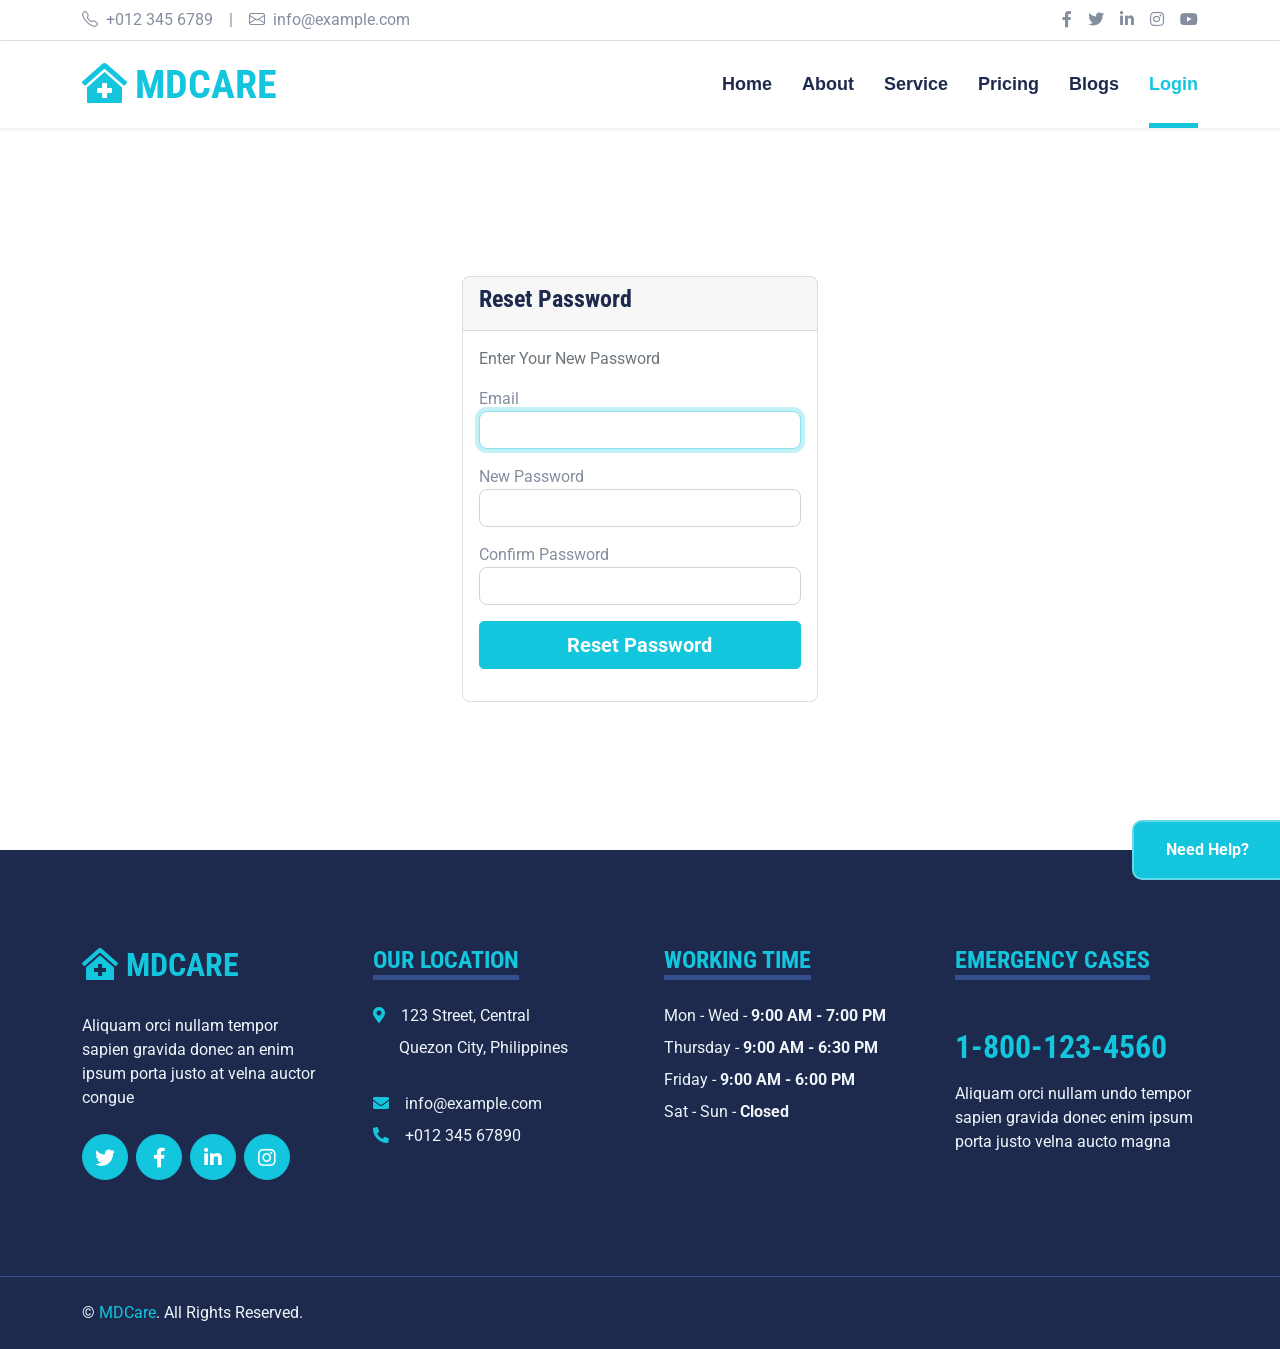
<file: auth-reset-password.html>
<!DOCTYPE html>
<html lang="en">

<head>
    <meta charset="utf-8">
    <title>MDCare - Authorization - Reset Password</title>
    <meta content="width=device-width, initial-scale=1.0" name="viewport">
    <link rel="icon" href="img/logo.png" />

    <!-- Favicon -->
    <link href="img/favicon.ico" rel="icon">

    <!-- Google Web Fonts -->
    <link rel="preconnect" href="https://fonts.gstatic.com">
    <link href="https://fonts.googleapis.com/css2?family=Roboto+Condensed:wght@400;700&family=Roboto:wght@400;700&display=swap" rel="stylesheet">  

    <!-- Icon Font Stylesheet -->
    <link href="https://cdnjs.cloudflare.com/ajax/libs/font-awesome/5.15.0/css/all.min.css" rel="stylesheet">
    <link href="https://cdn.jsdelivr.net/npm/bootstrap-icons@1.4.1/font/bootstrap-icons.css" rel="stylesheet">

    <!-- Libraries Stylesheet -->
    <link href="lib/owlcarousel/assets/owl.carousel.min.css" rel="stylesheet">
    <link href="lib/tempusdominus/css/tempusdominus-bootstrap-4.min.css" rel="stylesheet" />

    <!-- Customized Bootstrap Stylesheet -->
    <link href="css/bootstrap.min.css" rel="stylesheet">
    <link href="assets/bundles/bootstrap-social/bootstrap-social.css" rel="stylesheet">

    <!-- Template Stylesheet -->
    <link href="css/style.css" rel="stylesheet">

    <script src="https://code.jquery.com/jquery-3.5.1.min.js"></script>
    <script src="https://cdn.jsdelivr.net/npm/popper.js@1.16.0/dist/umd/popper.min.js"></script>
    <script src="https://stackpath.bootstrapcdn.com/bootstrap/4.5.0/js/bootstrap.min.js"></script>
</head>

<body>
    <!-- Topbar Start -->
    <div class="container-fluid py-2 border-bottom d-none d-lg-block">
        <div class="container">
            <div class="row">
                <div class="col-md-6 text-center text-lg-start mb-2 mb-lg-0">
                    <div class="d-inline-flex align-items-center">
                        <a class="text-decoration-none text-body pe-3" href=""><i class="bi bi-telephone me-2"></i>+012 345 6789</a>
                        <span class="text-body">|</span>
                        <a class="text-decoration-none text-body px-3" href=""><i class="bi bi-envelope me-2"></i>info@example.com</a>
                    </div>
                </div>
                <div class="col-md-6 text-center text-lg-end">
                    <div class="d-inline-flex align-items-center">
                        <a class="text-body px-2" href="https://www.facebook.com/">
                            <i class="fab fa-facebook-f"></i>
                        </a>
                        <a class="text-body px-2" href="https://twitter.com/">
                            <i class="fab fa-twitter"></i>
                        </a>
                        <a class="text-body px-2" href="https://linkedin.com/">
                            <i class="fab fa-linkedin-in"></i>
                        </a>
                        <a class="text-body px-2" href="https://instagram.com/">
                            <i class="fab fa-instagram"></i>
                        </a>
                        <a class="text-body ps-2" href="https://youtube.com/">
                            <i class="fab fa-youtube"></i>
                        </a>
                    </div>
                </div>
            </div>
        </div>
    </div>
    <!-- Topbar End -->


    <!-- Navbar Start -->
    <div class="container-fluid sticky-top bg-white shadow-sm">
        <div class="container">
            <nav class="navbar navbar-expand-lg bg-white navbar-light py-3 py-lg-0">
                <a href="index.html" class="navbar-brand">
                    <h1 class="m-0 text-uppercase text-primary"><i class="fa fa-clinic-medical me-2"></i>MDCare</h1>
                </a>
                <button class="navbar-toggler" type="button" data-bs-toggle="collapse" data-bs-target="#navbarCollapse">
                    <span class="navbar-toggler-icon"></span>
                </button>
                <div class="collapse navbar-collapse" id="navbarCollapse">
                    <div class="navbar-nav ms-auto py-0">
                        <a href="index.html" class="nav-item nav-link">Home</a>
                        <a href="index.html#about" class="nav-item nav-link">About</a>
                        <a href="index.html#service" class="nav-item nav-link">Service</a>
                        <a href="index.html#price" class="nav-item nav-link">Pricing</a>
                        <a href="index.html#blogs" class="nav-item nav-link">Blogs</a>
                    </div>
                    <div class="navbar-nav action-buttons ml-auto">
                        <a href="#" id="myBtn" class="nav-item nav-link active dropdown-toggle mr-3">Login</a>
                        <!-- The Modal -->
                        <div id="myModal" class="modal">

                            <!-- Modal content -->
                            <div class="modal-content" style="display: block;">
                                <span class="close">&times;</span>
                                <div >
                                    <div class="card-primary">
                                      <div class="card-header">
                                        <h4>Login</h4>
                                      </div>
                                      <div class="card-body">
                                        <form method="POST" action="dashboard.html" class="needs-validation" novalidate="">
                                          <div class="form-group">
                                            <label for="email">Email</label>
                                            <input id="email" type="email" class="form-control" name="email" tabindex="1" required="" autofocus="">
                                            <div class="invalid-feedback">
                                              Please fill in your email
                                            </div>
                                          </div>
                                          <div class="form-group">
                                            <div style="display: block;">
                                              <label for="password" class="control-label">Password</label>
                                              <div style="float: right;">
                                                <small><a href="auth-forgot-password.html" class="text-small">
                                                  Forgot Password?</small>
                                                </a>
                                              </div>
                                            </div>
                                            <input id="password" type="password" class="form-control" name="password" tabindex="2" required="">
                                            <div class="invalid-feedback">
                                              please fill in your password
                                            </div>
                                          </div>
                                          <div class="form-group">
                                            <div class="custom-control custom-checkbox">
                                              <input type="checkbox" name="remember" class="custom-control-input" tabindex="3" id="remember-me">
                                              <label class="custom-control-label" for="remember-me">Remember Me</label>
                                            </div>
                                          </div>
                                          <div class="form-group">
                                            <button type="submit" class="btn btn-primary btn-lg btn-block" tabindex="4">
                                              Login
                                            </button>
                                          </div>
                                        </form>
                                        <div class="text-center mt-4 mb-3">
                                          <div class="text-job text-muted">Login With Social</div>
                                        </div>
                                        <div class="row sm-gutters">
                                          <div class="col-6">
                                            <a class="btn btn-block btn-social btn-facebook">
                                              <span class="fab fa-facebook"></span><small> Facebook</small>
                                            </a>
                                          </div>
                                          <div class="col-6">
                                            <a class="btn btn-block btn-social btn-google">
                                              <span class="fab fa-google"></span><small>Google</small> 
                                            </a>
                                          </div>
                                        </div>
                                      </div>
                                    </div>
                                    <div class="mt-5 text-muted text-center">
                                      Don't have an account? <a href="auth-register.html">Create One</a>
                                    </div>
                                  </div>
                            </div>
  
                    </div>

                    </div>
                </div>
            </nav>
        </div>
    </div>
    <!-- Navbar End -->

    <!-- Content -->
    <div id="app" style="padding:100px 0px;">
        <section class="section">
            <div class="container mt-5">
              <div class="row">
                <div class="col-12 col-sm-8 offset-sm-2 col-md-6 offset-md-3 col-lg-6 offset-lg-3 col-xl-4 offset-xl-4">
                  <div class="card card-primary">
                    <div class="card-header">
                      <h4>Reset Password</h4>
                    </div>
                    <div class="card-body">
                      <p class="text-muted">Enter Your New Password</p>
                      <form method="POST">
                        <div class="form-group">
                          <label for="email">Email</label>
                          <input id="email" type="email" class="form-control" name="email" tabindex="1" required autofocus>
                        </div>
                        <div class="form-group">
                          <label for="password">New Password</label>
                          <input id="password" type="password" class="form-control pwstrength" data-indicator="pwindicator"
                            name="password" tabindex="2" required>
                          <div id="pwindicator" class="pwindicator">
                            <div class="bar"></div>
                            <div class="label"></div>
                          </div>
                        </div>
                        <div class="form-group">
                          <label for="password-confirm">Confirm Password</label>
                          <input id="password-confirm" type="password" class="form-control" name="confirm-password"
                            tabindex="2" required>
                        </div>
                        <div class="form-group">
                          <button type="submit" class="btn btn-primary btn-lg btn-block" tabindex="4">
                            Reset Password
                          </button>
                        </div>
                      </form>
                    </div>
                  </div>
                </div>
              </div>
            </div>
        </section>      
    </div>
    
    <!-- Footer Start -->
    <div class="container-fluid bg-dark text-light mt-5 py-5">
        <div class="container py-5">
            <div class="row g-5">
                <div class="col-lg-3 col-md-6">
                    <a href="index.html" class="navbar-brand">
                        <h2 class="m-0 text-uppercase text-primary"><i class="fa fa-clinic-medical me-2"></i>MDCare</h2>
                    </a>
                    <p class="mb-4">Aliquam orci nullam tempor sapien gravida donec an enim ipsum porta justo at velna auctor congue</p>
                    <div class="d-flex">
                        <a class="btn btn-lg btn-primary btn-lg-square rounded-circle me-2" href="#"><i class="fab fa-twitter"></i></a>
                        <a class="btn btn-lg btn-primary btn-lg-square rounded-circle me-2" href="#"><i class="fab fa-facebook-f"></i></a>
                        <a class="btn btn-lg btn-primary btn-lg-square rounded-circle me-2" href="#"><i class="fab fa-linkedin-in"></i></a>
                        <a class="btn btn-lg btn-primary btn-lg-square rounded-circle" href="#"><i class="fab fa-instagram"></i></a>
                    </div>
                </div>

                <div class="col-lg-3 col-md-6">
                    <h4 class="d-inline-block text-primary text-uppercase border-bottom border-5 border-secondary mb-4">Our Location</h4>
                    <p class="mb-2"><i class="fa fa-map-marker-alt text-primary me-3"></i>123 Street, Central</p>
                    <p class="mb-2" style="margin-left: 26px;">Quezon City, Philippines</p></br>
                    <p class="mb-2"><i class="fa fa-envelope text-primary me-3"></i>info@example.com</p>
                    <p class="mb-0"><i class="fa fa-phone-alt text-primary me-3"></i>+012 345 67890</p>
                </div>

                <div class="col-lg-3 col-md-6">
                    <h4 class="d-inline-block text-primary text-uppercase border-bottom border-5 border-secondary mb-4">Working Time</h4>
                    <p class="mb-2">Mon - Wed - <b>9:00 AM - 7:00 PM</b></p>
                    <p class="mb-2">Thursday - <b>9:00 AM - 6:30 PM</b></p>
                    <p class="mb-2">Friday - <b>9:00 AM - 6:00 PM</b></p>
                    <p class="mb-0">Sat - Sun - <b>Closed</b></p>
                </div>
                <div class="col-lg-3 col-md-6">
                    <h4 class="d-inline-block text-primary text-uppercase border-bottom border-5 border-secondary mb-4">Emergency Cases</h4>
                    <h2 class="text-primary text-uppercase mt-4 mb-3">1-800-123-4560</h2>
                    <p>Aliquam orci nullam undo tempor sapien gravida donec enim ipsum porta justo velna aucto magna</p>
                </div>
            </div>
        </div>
    </div>
    <div class="container-fluid bg-dark text-light border-top border-secondary py-4">
        <div class="container">
            <div class="row g-5">
                <div class="col-md-6 text-center text-md-start">
                    <p class="mb-md-0">&copy; <a class="text-primary" href="#">MDCare</a>. All Rights Reserved.</p>
                </div>
            </div>
        </div>
    </div>
    <!-- Footer End -->

    <!-- Chatbox-->
    <div>
    <button class="open-button " onclick="openForm()">Need Help?</button>

    <div class="chat-popup" id="myForm">
        <form action="/action_page.php" class="form-container">
        <img src="img/nurse.png" alt="" height="100px">

        <label for="msg"><b>Nurse (Online)</b></label>
        
        <div class="chathistory">
            <p>Hello. How are you today?</p>
            <span class="time-right"><small>11:00</small></span>
        </div>
          
        <div class="chathistory darker">
            <p>Hey! I'm fine. Thanks for asking!</p>
            <span class="time-left"><small>11:01</small></span>
        </div>

        <textarea placeholder="Type message.." name="msg" required></textarea>

        <button type="reset" class="btn">Send</button>
        <button type="button" class="btn cancel" onclick="closeForm()">Close</button>
        </form>
    </div>
    </div>


    <!-- JavaScript Libraries -->
    <script src="https://code.jquery.com/jquery-3.4.1.min.js"></script>
    <script src="https://cdn.jsdelivr.net/npm/bootstrap@5.0.0/dist/js/bootstrap.bundle.min.js"></script>
    <script src="lib/easing/easing.min.js"></script>
    <script src="lib/waypoints/waypoints.min.js"></script>
    <script src="lib/owlcarousel/owl.carousel.min.js"></script>
    <script src="lib/tempusdominus/js/moment.min.js"></script>
    <script src="lib/tempusdominus/js/moment-timezone.min.js"></script>
    <script src="lib/tempusdominus/js/tempusdominus-bootstrap-4.min.js"></script>

    <!-- Template Javascript -->
    <script src="js/main.js"></script>
</body>

</html>
</file>
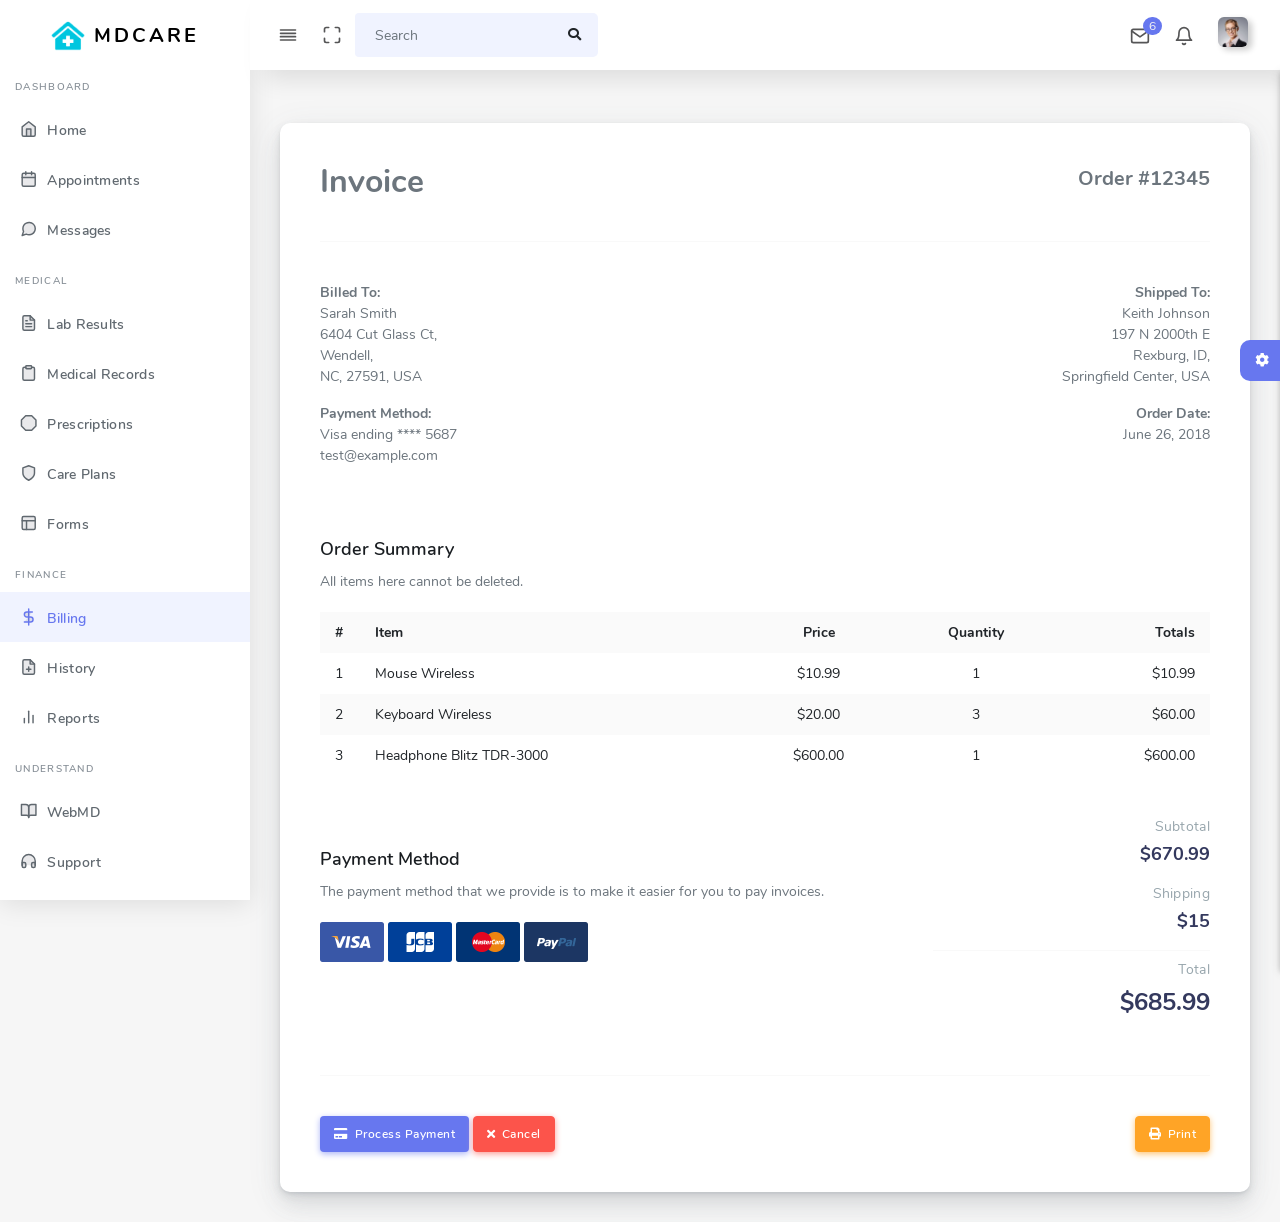
<file: billing.html>
<!DOCTYPE html>
<html lang="en">
<head>
  <meta charset="UTF-8">
  <meta content="width=device-width, initial-scale=1, maximum-scale=1, shrink-to-fit=no" name="viewport">
  <title>MDCare - eHealth Portal</title>
  <!-- General CSS Files -->
  <link rel="stylesheet" href="assets/css/app.min.css">
  <!-- Template CSS -->
  <link rel="stylesheet" href="assets/css/style.css">
  <link rel="stylesheet" href="assets/css/components.css">
  <!-- Custom style CSS -->
  <link rel="stylesheet" href="assets/css/custom.css">
  <link rel='shortcut icon' type='image/x-icon' href='img/logo.png' />
</head>

<body>
  <div class="loader"></div>
  <div id="app">
    <div class="main-wrapper main-wrapper-1">
      <div class="navbar-bg"></div>
      <nav class="navbar navbar-expand-lg main-navbar sticky">
        <div class="form-inline mr-auto">
          <ul class="navbar-nav mr-3">
            <li><a href="#" data-toggle="sidebar" class="nav-link nav-link-lg
									collapse-btn"> <i data-feather="align-justify"></i></a></li>
            <li><a href="#" class="nav-link nav-link-lg fullscreen-btn">
                <i data-feather="maximize"></i>
              </a></li>
            <li>
              <form class="form-inline mr-auto">
                <div class="search-element">
                  <input class="form-control" type="search" placeholder="Search" aria-label="Search" data-width="200">
                  <button class="btn" type="submit">
                    <i class="fas fa-search"></i>
                  </button>
                </div>
              </form>
            </li>
          </ul>
        </div>
        <ul class="navbar-nav navbar-right">
          <li class="dropdown dropdown-list-toggle"><a href="#" data-toggle="dropdown"
              class="nav-link nav-link-lg message-toggle"><i data-feather="mail"></i>
              <span class="badge headerBadge1">
                6 </span> </a>
            <div class="dropdown-menu dropdown-list dropdown-menu-right pullDown">
              <div class="dropdown-header">
                Messages
                <div class="float-right">
                  <a href="#">Mark All As Read</a>
                </div>
              </div>
              <div class="dropdown-list-content dropdown-list-message">
                <a href="#" class="dropdown-item"> <span class="dropdown-item-avatar
											text-white"> <img alt="image" src="assets/img/users/user-1.png" class="rounded-circle">
                  </span> <span class="dropdown-item-desc"> <span class="message-user">John
                      Deo</span>
                    <span class="time messege-text">Please check your mail !!</span>
                    <span class="time">2 Min Ago</span>
                  </span>
                </a> <a href="#" class="dropdown-item"> <span class="dropdown-item-avatar text-white">
                    <img alt="image" src="assets/img/users/user-2.png" class="rounded-circle">
                  </span> <span class="dropdown-item-desc"> <span class="message-user">Sarah
                      Smith</span> <span class="time messege-text">Request for leave
                      application</span>
                    <span class="time">5 Min Ago</span>
                  </span>
                </a> <a href="#" class="dropdown-item"> <span class="dropdown-item-avatar text-white">
                    <img alt="image" src="assets/img/users/user-5.png" class="rounded-circle">
                  </span> <span class="dropdown-item-desc"> <span class="message-user">Jacob
                      Ryan</span> <span class="time messege-text">Your payment invoice is
                      generated.</span> <span class="time">12 Min Ago</span>
                  </span>
                </a> <a href="#" class="dropdown-item"> <span class="dropdown-item-avatar text-white">
                    <img alt="image" src="assets/img/users/user-4.png" class="rounded-circle">
                  </span> <span class="dropdown-item-desc"> <span class="message-user">Lina
                      Smith</span> <span class="time messege-text">hii John, I have upload
                      doc
                      related to task.</span> <span class="time">30
                      Min Ago</span>
                  </span>
                </a> <a href="#" class="dropdown-item"> <span class="dropdown-item-avatar text-white">
                    <img alt="image" src="assets/img/users/user-3.png" class="rounded-circle">
                  </span> <span class="dropdown-item-desc"> <span class="message-user">Jalpa
                      Joshi</span> <span class="time messege-text">Please do as specify.
                      Let me
                      know if you have any query.</span> <span class="time">1
                      Days Ago</span>
                  </span>
                </a> <a href="#" class="dropdown-item"> <span class="dropdown-item-avatar text-white">
                    <img alt="image" src="assets/img/users/user-2.png" class="rounded-circle">
                  </span> <span class="dropdown-item-desc"> <span class="message-user">Sarah
                      Smith</span> <span class="time messege-text">Client Requirements</span>
                    <span class="time">2 Days Ago</span>
                  </span>
                </a>
              </div>
              <div class="dropdown-footer text-center">
                <a href="#">View All <i class="fas fa-chevron-right"></i></a>
              </div>
            </div>
          </li>
          <li class="dropdown dropdown-list-toggle"><a href="#" data-toggle="dropdown"
              class="nav-link notification-toggle nav-link-lg"><i data-feather="bell" class="bell"></i>
            </a>
            <div class="dropdown-menu dropdown-list dropdown-menu-right pullDown">
              <div class="dropdown-header">
                Notifications
                <div class="float-right">
                  <a href="#">Mark All As Read</a>
                </div>
              </div>
              <div class="dropdown-list-content dropdown-list-icons">
                <a href="#" class="dropdown-item dropdown-item-unread"> <span
                    class="dropdown-item-icon bg-primary text-white"> <i class="fas
												fa-code"></i>
                  </span> <span class="dropdown-item-desc"> Template update is
                    available now! <span class="time">2 Min
                      Ago</span>
                  </span>
                </a> <a href="#" class="dropdown-item"> <span class="dropdown-item-icon bg-info text-white"> <i class="far
												fa-user"></i>
                  </span> <span class="dropdown-item-desc"> <b>You</b> and <b>Dedik
                      Sugiharto</b> are now friends <span class="time">10 Hours
                      Ago</span>
                  </span>
                </a> <a href="#" class="dropdown-item"> <span class="dropdown-item-icon bg-success text-white"> <i
                      class="fas
												fa-check"></i>
                  </span> <span class="dropdown-item-desc"> <b>Kusnaedi</b> has
                    moved task <b>Fix bug header</b> to <b>Done</b> <span class="time">12
                      Hours
                      Ago</span>
                  </span>
                </a> <a href="#" class="dropdown-item"> <span class="dropdown-item-icon bg-danger text-white"> <i
                      class="fas fa-exclamation-triangle"></i>
                  </span> <span class="dropdown-item-desc"> Low disk space. Let's
                    clean it! <span class="time">17 Hours Ago</span>
                  </span>
                </a> <a href="#" class="dropdown-item"> <span class="dropdown-item-icon bg-info text-white"> <i class="fas
												fa-bell"></i>
                  </span> <span class="dropdown-item-desc"> Welcome to Otika
                    template! <span class="time">Yesterday</span>
                  </span>
                </a>
              </div>
              <div class="dropdown-footer text-center">
                <a href="#">View All <i class="fas fa-chevron-right"></i></a>
              </div>
            </div>
          </li>
          <li class="dropdown"><a href="#" data-toggle="dropdown"
              class="nav-link dropdown-toggle nav-link-lg nav-link-user"> <img alt="image" src="assets/img/user.png"
                class="user-img-radious-style"> <span class="d-sm-none d-lg-inline-block"></span></a>
            <div class="dropdown-menu dropdown-menu-right pullDown">
              <div class="dropdown-title">Hello Sarah Smith</div>
              <a href="profile.html" class="dropdown-item has-icon"> <i class="far
										fa-user"></i> Profile
              </a> <a href="timeline.html" class="dropdown-item has-icon"> <i class="fas fa-bolt"></i>
                Activities
              </a> <a href="#" class="dropdown-item has-icon"> <i class="fas fa-cog"></i>
                Settings
              </a>
              <div class="dropdown-divider"></div>
              <a href="index.html" class="dropdown-item has-icon text-danger"> <i class="fas fa-sign-out-alt"></i>
                Logout
              </a>
            </div>
          </li>
        </ul>
      </nav>
      <div class="main-sidebar sidebar-style-2">
        <aside id="sidebar-wrapper">
          <div class="sidebar-brand">
            <a href="#"> <img alt="image" src="img/logo.png" class="header-logo" /> <span
                class="logo-name">MDCare</span>
            </a>
          </div>
          <ul class="sidebar-menu">
            <li class="menu-header">Dashboard</li>
            <li class="dropdown">
              <a href="dashboard.html" class="nav-link"><i data-feather="home"></i><span>Home</span></a>
            </li>
            <li class="dropdown">
              <a href="appointments.html" class="nav-link"><i data-feather="calendar"></i><span>Appointments</span></a>
            </li>
            <li class="dropdown">
              <a href="messages.html" class="nav-link"><i data-feather="message-circle"></i><span>Messages</span></a>
            </li>

            <li class="menu-header">Medical</li>
            <li class="dropdown">
              <a class="nav-link" href="lab-results.html"><i data-feather="file-text"></i><span>Lab Results</span></a>
            </li>
            <li class="dropdown">
              <a class="nav-link" href="medical-records.html"><i data-feather="clipboard"></i><span>Medical Records</span></a>
            </li>
            <li class="dropdown">
              <a class="nav-link" href="prescriptions.html"><i data-feather="octagon"></i><span>Prescriptions</span></a>
            </li>
            <li class="dropdown">
              <a class="nav-link" href="care-plans.html"><i data-feather="shield"></i><span>Care Plans</span></a>
            </li>
            <li class="dropdown">
              <a class="nav-link" href="forms.html"><i data-feather="layout"></i><span>Forms</span></a>
            </li>
                  
            <li class="menu-header">Finance</li>
            <li class="active">
              <a class="nav-link" href="billing.html"><i data-feather="dollar-sign"></i><span>Billing</span></a>
            </li>
            <li class="dropdown">
              <a class="nav-link" href="history.html"><i data-feather="file-plus"></i><span>History</span></a>
            </li>
            <li class="dropdown">
              <a class="nav-link" href="reports.html"><i data-feather="bar-chart-2"></i><span>Reports</span></a>
            </li>

            <li class="menu-header">Understand</li>
            <li class="dropdown">
              <a class="nav-link" href="webmd.html"><i data-feather="book-open"></i><span>WebMD</span></a>
            </li>
            <li class="dropdown">
              <a class="nav-link" href="support.html"><i data-feather="headphones"></i><span>Support</span></a>
            </li>
          </ul>
        </aside>
      </div>

      <!-- Main Content -->
      <div class="main-content">
        <section class="section">
          <div class="section-body">
            <div class="invoice">
              <div class="invoice-print">
                <div class="row">
                  <div class="col-lg-12">
                    <div class="invoice-title">
                      <h2>Invoice</h2>
                      <div class="invoice-number">Order #12345</div>
                    </div>
                    <hr>
                    <div class="row">
                      <div class="col-md-6">
                        <address>
                          <strong>Billed To:</strong><br>
                          Sarah Smith<br>
                          6404 Cut Glass Ct,<br>
                          Wendell,<br>
                          NC, 27591, USA
                        </address>
                      </div>
                      <div class="col-md-6 text-md-right">
                        <address>
                          <strong>Shipped To:</strong><br>
                          Keith Johnson<br>
                          197 N 2000th E<br>
                          Rexburg, ID,<br>
                          Springfield Center, USA
                        </address>
                      </div>
                    </div>
                    <div class="row">
                      <div class="col-md-6">
                        <address>
                          <strong>Payment Method:</strong><br>
                          Visa ending **** 5687<br>
                          test@example.com
                        </address>
                      </div>
                      <div class="col-md-6 text-md-right">
                        <address>
                          <strong>Order Date:</strong><br>
                          June 26, 2018<br><br>
                        </address>
                      </div>
                    </div>
                  </div>
                </div>
                <div class="row mt-4">
                  <div class="col-md-12">
                    <div class="section-title">Order Summary</div>
                    <p class="section-lead">All items here cannot be deleted.</p>
                    <div class="table-responsive">
                      <table class="table table-striped table-hover table-md">
                        <tr>
                          <th data-width="40">#</th>
                          <th>Item</th>
                          <th class="text-center">Price</th>
                          <th class="text-center">Quantity</th>
                          <th class="text-right">Totals</th>
                        </tr>
                        <tr>
                          <td>1</td>
                          <td>Mouse Wireless</td>
                          <td class="text-center">$10.99</td>
                          <td class="text-center">1</td>
                          <td class="text-right">$10.99</td>
                        </tr>
                        <tr>
                          <td>2</td>
                          <td>Keyboard Wireless</td>
                          <td class="text-center">$20.00</td>
                          <td class="text-center">3</td>
                          <td class="text-right">$60.00</td>
                        </tr>
                        <tr>
                          <td>3</td>
                          <td>Headphone Blitz TDR-3000</td>
                          <td class="text-center">$600.00</td>
                          <td class="text-center">1</td>
                          <td class="text-right">$600.00</td>
                        </tr>
                      </table>
                    </div>
                    <div class="row mt-4">
                      <div class="col-lg-8">
                        <div class="section-title">Payment Method</div>
                        <p class="section-lead">The payment method that we provide is to make it easier for you to pay
                          invoices.</p>
                        <div class="images">
                          <img src="assets/img/cards/visa.png" alt="visa">
                          <img src="assets/img/cards/jcb.png" alt="jcb">
                          <img src="assets/img/cards/mastercard.png" alt="mastercard">
                          <img src="assets/img/cards/paypal.png" alt="paypal">
                        </div>
                      </div>
                      <div class="col-lg-4 text-right">
                        <div class="invoice-detail-item">
                          <div class="invoice-detail-name">Subtotal</div>
                          <div class="invoice-detail-value">$670.99</div>
                        </div>
                        <div class="invoice-detail-item">
                          <div class="invoice-detail-name">Shipping</div>
                          <div class="invoice-detail-value">$15</div>
                        </div>
                        <hr class="mt-2 mb-2">
                        <div class="invoice-detail-item">
                          <div class="invoice-detail-name">Total</div>
                          <div class="invoice-detail-value invoice-detail-value-lg">$685.99</div>
                        </div>
                      </div>
                    </div>
                  </div>
                </div>
              </div>
              <hr>
              <div class="text-md-right">
                <div class="float-lg-left mb-lg-0 mb-3">
                  <button class="btn btn-primary btn-icon icon-left"><i class="fas fa-credit-card"></i> Process
                    Payment</button>
                  <button class="btn btn-danger btn-icon icon-left"><i class="fas fa-times"></i> Cancel</button>
                </div>
                <button class="btn btn-warning btn-icon icon-left"><i class="fas fa-print"></i> Print</button>
              </div>
            </div>
          </div>
        </section>

        
        <div class="settingSidebar">
          <a href="javascript:void(0)" class="settingPanelToggle"> <i class="fa fa-spin fa-cog"></i>
          </a>
          <div class="settingSidebar-body ps-container ps-theme-default">
            <div class=" fade show active">
              <div class="setting-panel-header">Setting Panel
              </div>
              <div class="p-15 border-bottom">
                <h6 class="font-medium m-b-10">Select Layout</h6>
                <div class="selectgroup layout-color w-50">
                  <label class="selectgroup-item">
                    <input type="radio" name="value" value="1" class="selectgroup-input-radio select-layout" checked>
                    <span class="selectgroup-button">Light</span>
                  </label>
                  <label class="selectgroup-item">
                    <input type="radio" name="value" value="2" class="selectgroup-input-radio select-layout">
                    <span class="selectgroup-button">Dark</span>
                  </label>
                </div>
              </div>
              <div class="p-15 border-bottom">
                <h6 class="font-medium m-b-10">Sidebar Color</h6>
                <div class="selectgroup selectgroup-pills sidebar-color">
                  <label class="selectgroup-item">
                    <input type="radio" name="icon-input" value="1" class="selectgroup-input select-sidebar">
                    <span class="selectgroup-button selectgroup-button-icon" data-toggle="tooltip"
                      data-original-title="Light Sidebar"><i class="fas fa-sun"></i></span>
                  </label>
                  <label class="selectgroup-item">
                    <input type="radio" name="icon-input" value="2" class="selectgroup-input select-sidebar" checked>
                    <span class="selectgroup-button selectgroup-button-icon" data-toggle="tooltip"
                      data-original-title="Dark Sidebar"><i class="fas fa-moon"></i></span>
                  </label>
                </div>
              </div>
              <div class="p-15 border-bottom">
                <h6 class="font-medium m-b-10">Color Theme</h6>
                <div class="theme-setting-options">
                  <ul class="choose-theme list-unstyled mb-0">
                    <li title="white" class="active">
                      <div class="white"></div>
                    </li>
                    <li title="cyan">
                      <div class="cyan"></div>
                    </li>
                    <li title="black">
                      <div class="black"></div>
                    </li>
                    <li title="purple">
                      <div class="purple"></div>
                    </li>
                    <li title="orange">
                      <div class="orange"></div>
                    </li>
                    <li title="green">
                      <div class="green"></div>
                    </li>
                    <li title="red">
                      <div class="red"></div>
                    </li>
                  </ul>
                </div>
              </div>
              <div class="p-15 border-bottom">
                <div class="theme-setting-options">
                  <label class="m-b-0">
                    <input type="checkbox" name="custom-switch-checkbox" class="custom-switch-input"
                      id="mini_sidebar_setting">
                    <span class="custom-switch-indicator"></span>
                    <span class="control-label p-l-10">Mini Sidebar</span>
                  </label>
                </div>
              </div>
              <div class="p-15 border-bottom">
                <div class="theme-setting-options">
                  <label class="m-b-0">
                    <input type="checkbox" name="custom-switch-checkbox" class="custom-switch-input"
                      id="sticky_header_setting">
                    <span class="custom-switch-indicator"></span>
                    <span class="control-label p-l-10">Sticky Header</span>
                  </label>
                </div>
              </div>
              <div class="mt-4 mb-4 p-3 align-center rt-sidebar-last-ele">
                <a href="#" class="btn btn-icon icon-left btn-primary btn-restore-theme">
                  <i class="fas fa-undo"></i> Restore Default
                </a>
              </div>
            </div>
          </div>
        </div>
      </div>
    </div>
  </div>
  <!-- General JS Scripts -->
  <script src="assets/js/app.min.js"></script>
  <!-- JS Libraies -->
  <!-- Page Specific JS File -->
  <!-- Template JS File -->
  <script src="assets/js/scripts.js"></script>
  <!-- Custom JS File -->
  <script src="assets/js/custom.js"></script>
</body>

</html>
</file>
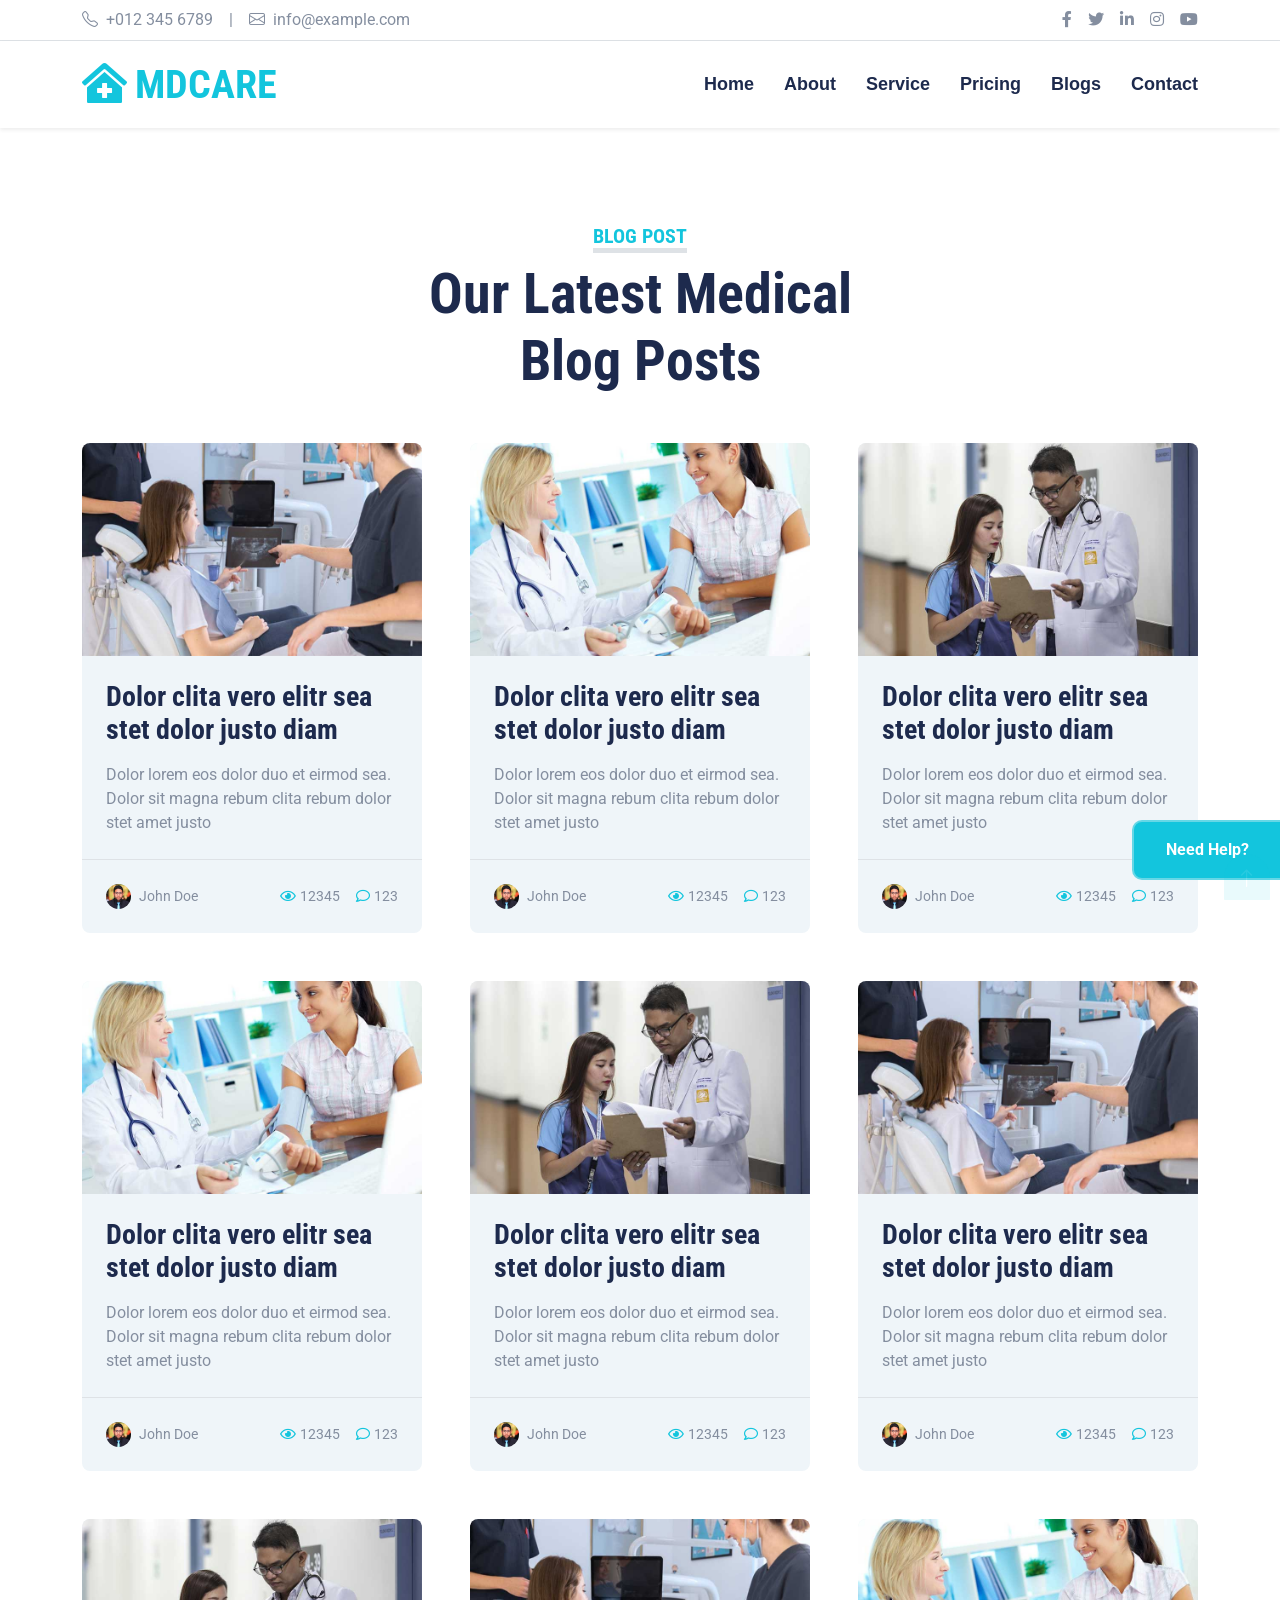
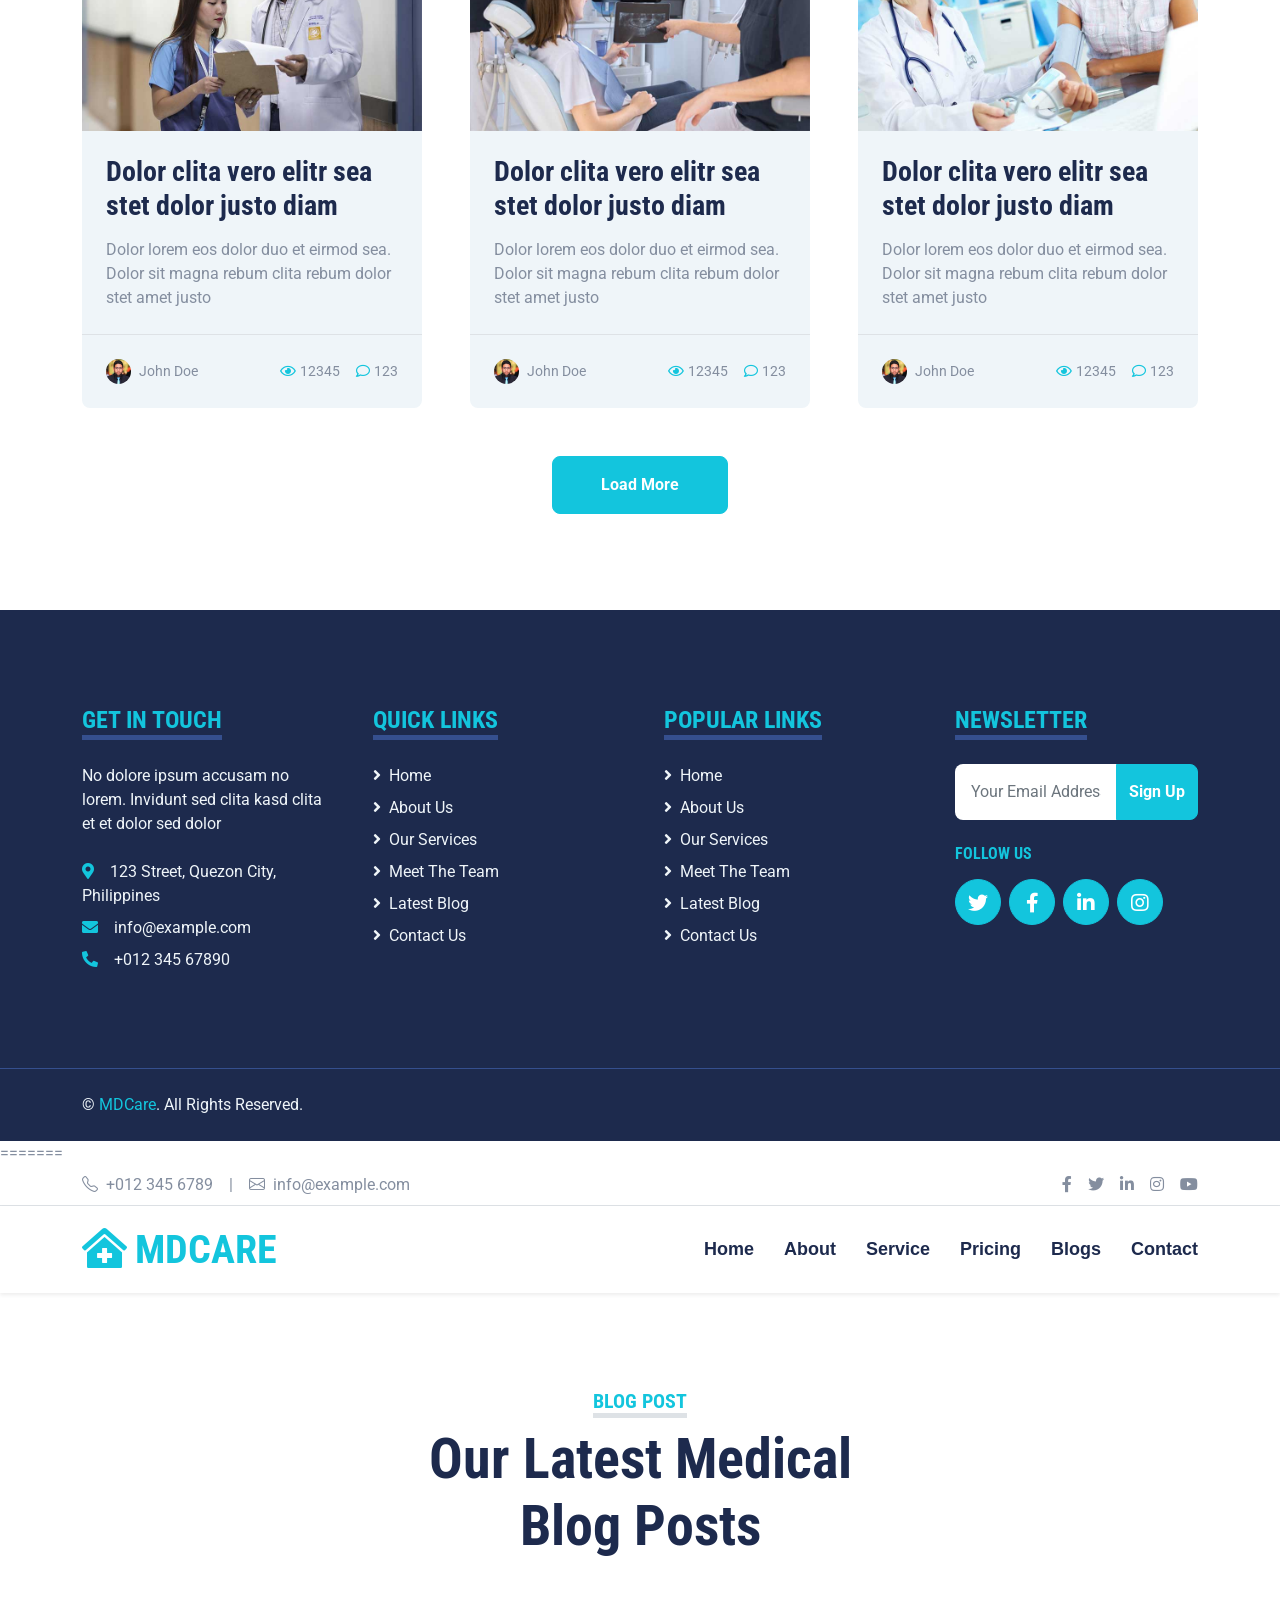
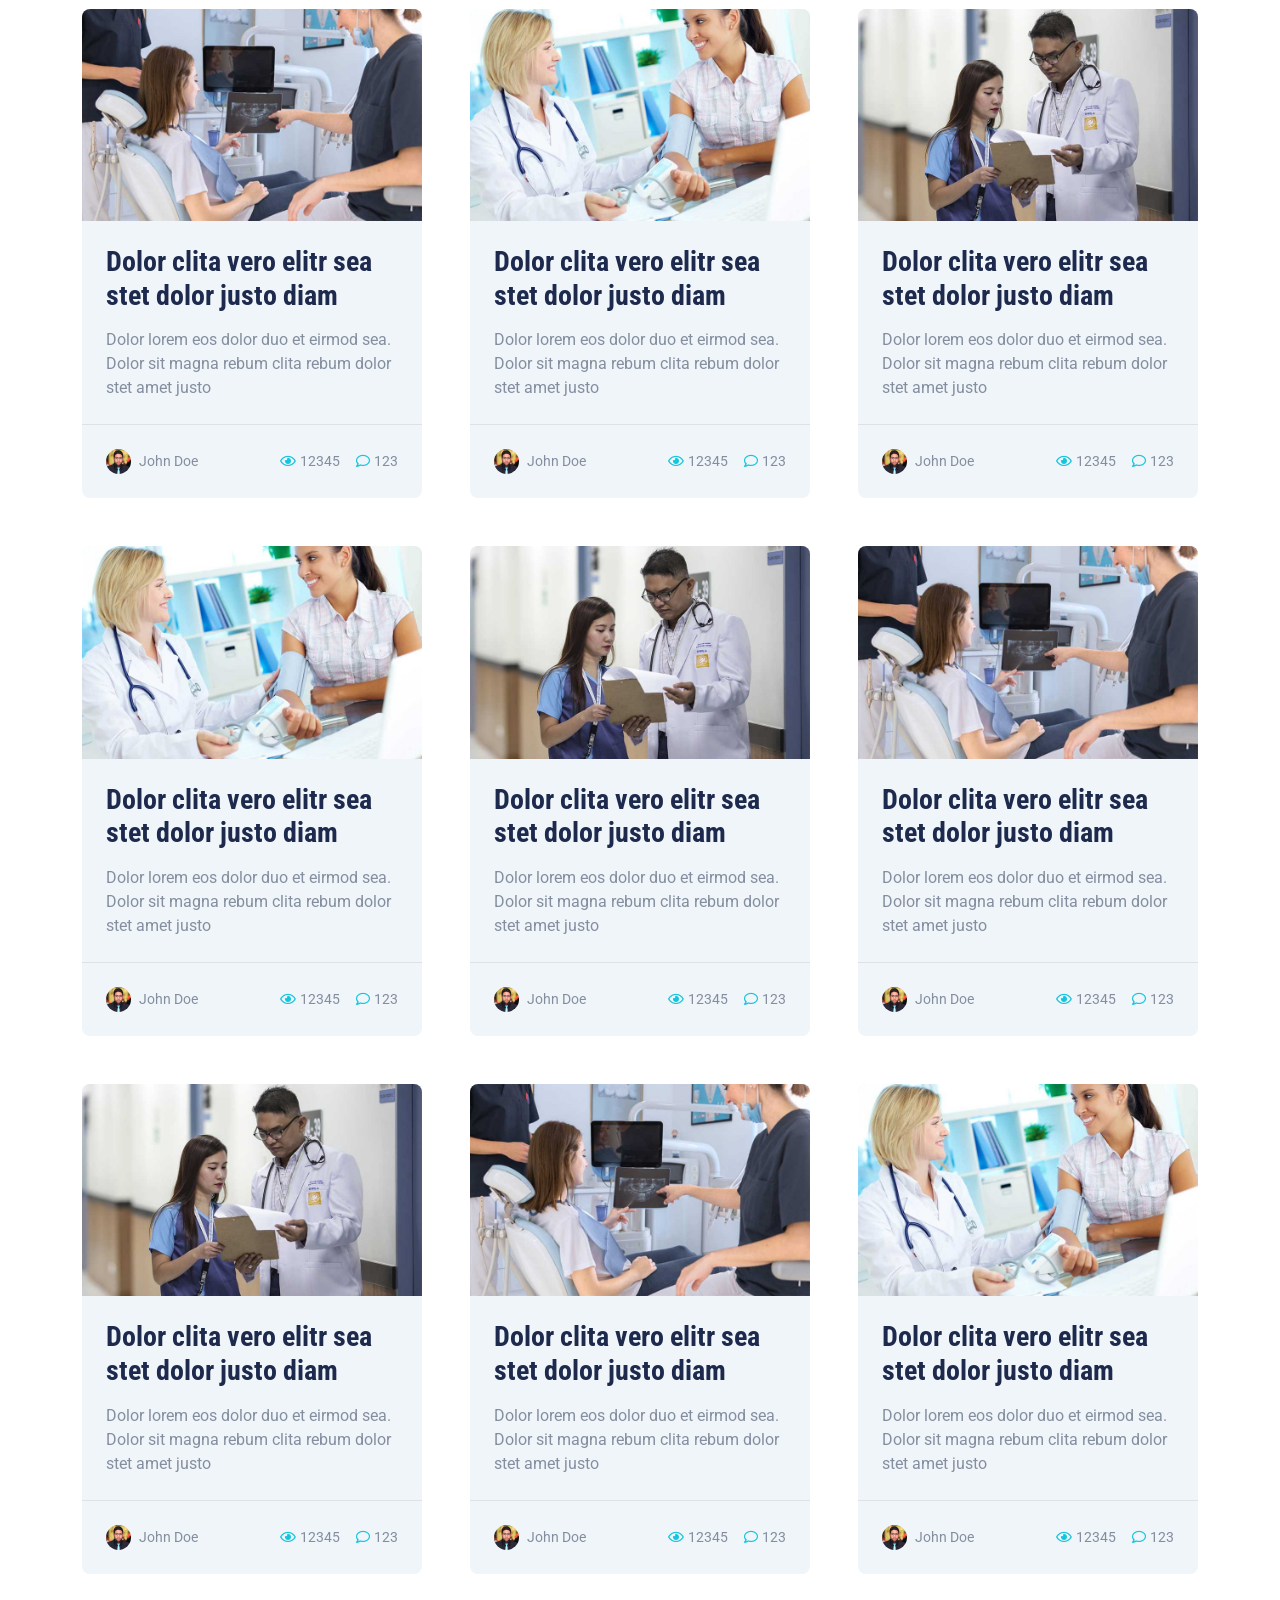
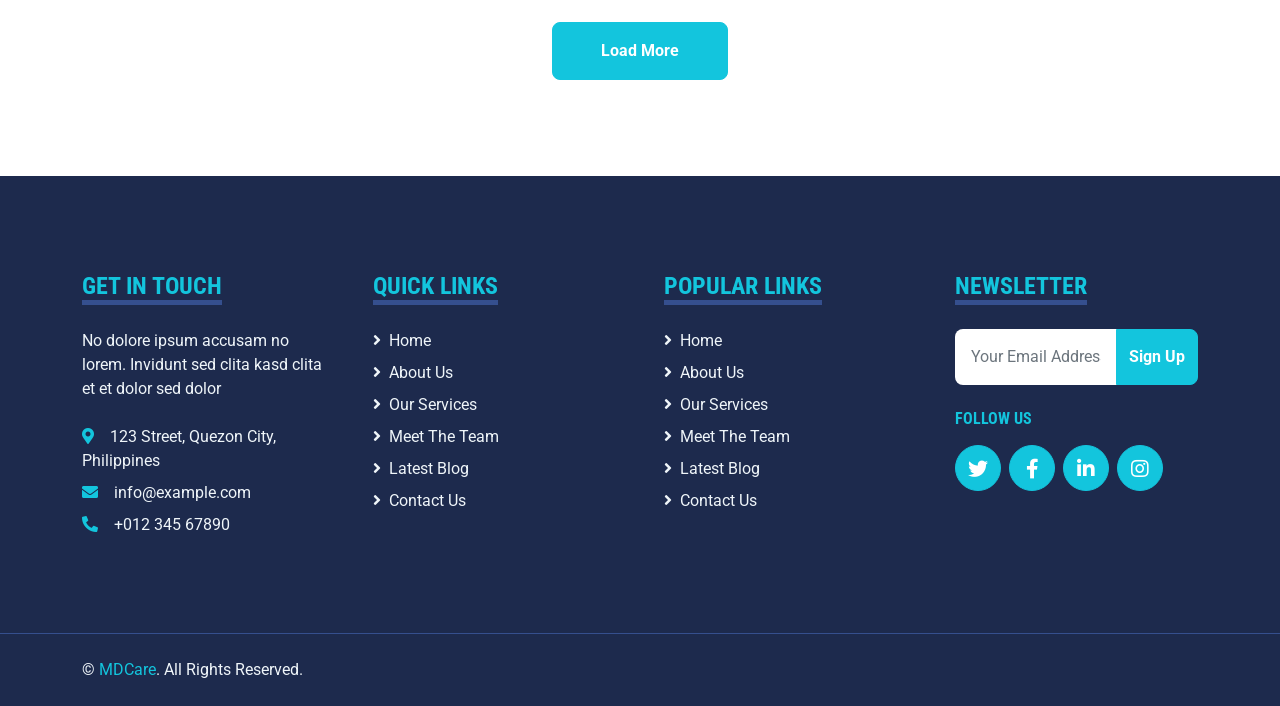
<file: blog.html>
<!DOCTYPE html>
<html lang="en">

<head>
    <meta charset="utf-8">
    <title>MDCare - Blog Post</title>
    <meta content="width=device-width, initial-scale=1.0" name="viewport">
    <link rel="icon" href="img/logo.png" type="image/x-icon"/>

    <!-- Favicon -->
    <link href="img/favicon.ico" rel="icon">

    <!-- Google Web Fonts -->
    <link rel="preconnect" href="https://fonts.gstatic.com">
    <link href="https://fonts.googleapis.com/css2?family=Roboto+Condensed:wght@400;700&family=Roboto:wght@400;700&display=swap" rel="stylesheet">  

    <!-- Icon Font Stylesheet -->
    <link href="https://cdnjs.cloudflare.com/ajax/libs/font-awesome/5.15.0/css/all.min.css" rel="stylesheet">
    <link href="https://cdn.jsdelivr.net/npm/bootstrap-icons@1.4.1/font/bootstrap-icons.css" rel="stylesheet">

    <!-- Libraries Stylesheet -->
    <link href="lib/owlcarousel/assets/owl.carousel.min.css" rel="stylesheet">
    <link href="lib/tempusdominus/css/tempusdominus-bootstrap-4.min.css" rel="stylesheet" />

    <!-- Customized Bootstrap Stylesheet -->
    <link href="css/bootstrap.min.css" rel="stylesheet">

    <!-- Template Stylesheet -->
    <link href="css/style.css" rel="stylesheet">
</head>

<body>
    <!-- Topbar Start -->
    <div class="container-fluid py-2 border-bottom d-none d-lg-block">
        <div class="container">
            <div class="row">
                <div class="col-md-6 text-center text-lg-start mb-2 mb-lg-0">
                    <div class="d-inline-flex align-items-center">
                        <a class="text-decoration-none text-body pe-3" href=""><i class="bi bi-telephone me-2"></i>+012 345 6789</a>
                        <span class="text-body">|</span>
                        <a class="text-decoration-none text-body px-3" href=""><i class="bi bi-envelope me-2"></i>info@example.com</a>
                    </div>
                </div>
                <div class="col-md-6 text-center text-lg-end">
                    <div class="d-inline-flex align-items-center">
                        <a class="text-body px-2" href="https://www.facebook.com/">
                            <i class="fab fa-facebook-f"></i>
                        </a>
                        <a class="text-body px-2" href="https://twitter.com/">
                            <i class="fab fa-twitter"></i>
                        </a>
                        <a class="text-body px-2" href="https://linkedin.com/">
                            <i class="fab fa-linkedin-in"></i>
                        </a>
                        <a class="text-body px-2" href="https://instagram.com/">
                            <i class="fab fa-instagram"></i>
                        </a>
                        <a class="text-body ps-2" href="https://youtube.com/">
                            <i class="fab fa-youtube"></i>
                        </a>
                    </div>
                </div>
            </div>
        </div>
    </div>
    <!-- Topbar End -->


    <!-- Navbar Start -->
    <div class="container-fluid sticky-top bg-white shadow-sm mb-5">
        <div class="container">
            <nav class="navbar navbar-expand-lg bg-white navbar-light py-3 py-lg-0">
                <a href="index.html" class="navbar-brand">
                    <h1 class="m-0 text-uppercase text-primary"><i class="fa fa-clinic-medical me-2"></i>MDCare</h1>
                </a>
                <button class="navbar-toggler" type="button" data-bs-toggle="collapse" data-bs-target="#navbarCollapse">
                    <span class="navbar-toggler-icon"></span>
                </button>
                <div class="collapse navbar-collapse" id="navbarCollapse">
                    <div class="navbar-nav ms-auto py-0">
                        <a href="index.html" class="nav-item nav-link">Home</a>
                        <a href="about.html" class="nav-item nav-link">About</a>
                        <a href="service.html" class="nav-item nav-link">Service</a>
                        <a href="price.html" class="nav-item nav-link">Pricing</a>
                        <a href="blog.html" class="nav-item nav-link">Blogs</a>
                        <a href="contact.html" class="nav-item nav-link">Contact</a>
                    </div>
                </div>
            </nav>
        </div>
    </div>
    <!-- Navbar End -->


    <!-- Blog Start -->
    <div class="container-fluid py-5">
        <div class="container">
            <div class="text-center mx-auto mb-5" style="max-width: 500px;">
                <h5 class="d-inline-block text-primary text-uppercase border-bottom border-5">Blog Post</h5>
                <h1 class="display-4">Our Latest Medical Blog Posts</h1>
            </div>
            <div class="row g-5">
                <div class="col-xl-4 col-lg-6">
                    <div class="bg-light rounded overflow-hidden">
                        <img class="img-fluid w-100" src="img/blog-1.jpg" alt="">
                        <div class="p-4">
                            <a class="h3 d-block mb-3" href="detail.html">Dolor clita vero elitr sea stet dolor justo  diam</a>
                            <p class="m-0">Dolor lorem eos dolor duo et eirmod sea. Dolor sit magna
                                rebum clita rebum dolor stet amet justo</p>
                        </div>
                        <div class="d-flex justify-content-between border-top p-4">
                            <div class="d-flex align-items-center">
                                <img class="rounded-circle me-2" src="img/user.jpg" width="25" height="25" alt="">
                                <small>John Doe</small>
                            </div>
                            <div class="d-flex align-items-center">
                                <small class="ms-3"><i class="far fa-eye text-primary me-1"></i>12345</small>
                                <small class="ms-3"><i class="far fa-comment text-primary me-1"></i>123</small>
                            </div>
                        </div>
                    </div>
                </div>
                <div class="col-xl-4 col-lg-6">
                    <div class="bg-light rounded overflow-hidden">
                        <img class="img-fluid w-100" src="img/blog-2.jpg" alt="">
                        <div class="p-4">
                            <a class="h3 d-block mb-3" href="detail.html">Dolor clita vero elitr sea stet dolor justo  diam</a>
                            <p class="m-0">Dolor lorem eos dolor duo et eirmod sea. Dolor sit magna
                                rebum clita rebum dolor stet amet justo</p>
                        </div>
                        <div class="d-flex justify-content-between border-top p-4">
                            <div class="d-flex align-items-center">
                                <img class="rounded-circle me-2" src="img/user.jpg" width="25" height="25" alt="">
                                <small>John Doe</small>
                            </div>
                            <div class="d-flex align-items-center">
                                <small class="ms-3"><i class="far fa-eye text-primary me-1"></i>12345</small>
                                <small class="ms-3"><i class="far fa-comment text-primary me-1"></i>123</small>
                            </div>
                        </div>
                    </div>
                </div>
                <div class="col-xl-4 col-lg-6">
                    <div class="bg-light rounded overflow-hidden">
                        <img class="img-fluid w-100" src="img/blog-3.jpg" alt="">
                        <div class="p-4">
                            <a class="h3 d-block mb-3" href="detail.html">Dolor clita vero elitr sea stet dolor justo  diam</a>
                            <p class="m-0">Dolor lorem eos dolor duo et eirmod sea. Dolor sit magna
                                rebum clita rebum dolor stet amet justo</p>
                        </div>
                        <div class="d-flex justify-content-between border-top p-4">
                            <div class="d-flex align-items-center">
                                <img class="rounded-circle me-2" src="img/user.jpg" width="25" height="25" alt="">
                                <small>John Doe</small>
                            </div>
                            <div class="d-flex align-items-center">
                                <small class="ms-3"><i class="far fa-eye text-primary me-1"></i>12345</small>
                                <small class="ms-3"><i class="far fa-comment text-primary me-1"></i>123</small>
                            </div>
                        </div>
                    </div>
                </div>
                <div class="col-xl-4 col-lg-6">
                    <div class="bg-light rounded overflow-hidden">
                        <img class="img-fluid w-100" src="img/blog-2.jpg" alt="">
                        <div class="p-4">
                            <a class="h3 d-block mb-3" href="detail.html">Dolor clita vero elitr sea stet dolor justo  diam</a>
                            <p class="m-0">Dolor lorem eos dolor duo et eirmod sea. Dolor sit magna
                                rebum clita rebum dolor stet amet justo</p>
                        </div>
                        <div class="d-flex justify-content-between border-top p-4">
                            <div class="d-flex align-items-center">
                                <img class="rounded-circle me-2" src="img/user.jpg" width="25" height="25" alt="">
                                <small>John Doe</small>
                            </div>
                            <div class="d-flex align-items-center">
                                <small class="ms-3"><i class="far fa-eye text-primary me-1"></i>12345</small>
                                <small class="ms-3"><i class="far fa-comment text-primary me-1"></i>123</small>
                            </div>
                        </div>
                    </div>
                </div>
                <div class="col-xl-4 col-lg-6">
                    <div class="bg-light rounded overflow-hidden">
                        <img class="img-fluid w-100" src="img/blog-3.jpg" alt="">
                        <div class="p-4">
                            <a class="h3 d-block mb-3" href="detail.html">Dolor clita vero elitr sea stet dolor justo  diam</a>
                            <p class="m-0">Dolor lorem eos dolor duo et eirmod sea. Dolor sit magna
                                rebum clita rebum dolor stet amet justo</p>
                        </div>
                        <div class="d-flex justify-content-between border-top p-4">
                            <div class="d-flex align-items-center">
                                <img class="rounded-circle me-2" src="img/user.jpg" width="25" height="25" alt="">
                                <small>John Doe</small>
                            </div>
                            <div class="d-flex align-items-center">
                                <small class="ms-3"><i class="far fa-eye text-primary me-1"></i>12345</small>
                                <small class="ms-3"><i class="far fa-comment text-primary me-1"></i>123</small>
                            </div>
                        </div>
                    </div>
                </div>
                <div class="col-xl-4 col-lg-6">
                    <div class="bg-light rounded overflow-hidden">
                        <img class="img-fluid w-100" src="img/blog-1.jpg" alt="">
                        <div class="p-4">
                            <a class="h3 d-block mb-3" href="detail.html">Dolor clita vero elitr sea stet dolor justo  diam</a>
                            <p class="m-0">Dolor lorem eos dolor duo et eirmod sea. Dolor sit magna
                                rebum clita rebum dolor stet amet justo</p>
                        </div>
                        <div class="d-flex justify-content-between border-top p-4">
                            <div class="d-flex align-items-center">
                                <img class="rounded-circle me-2" src="img/user.jpg" width="25" height="25" alt="">
                                <small>John Doe</small>
                            </div>
                            <div class="d-flex align-items-center">
                                <small class="ms-3"><i class="far fa-eye text-primary me-1"></i>12345</small>
                                <small class="ms-3"><i class="far fa-comment text-primary me-1"></i>123</small>
                            </div>
                        </div>
                    </div>
                </div>
                <div class="col-xl-4 col-lg-6">
                    <div class="bg-light rounded overflow-hidden">
                        <img class="img-fluid w-100" src="img/blog-3.jpg" alt="">
                        <div class="p-4">
                            <a class="h3 d-block mb-3" href="detail.html">Dolor clita vero elitr sea stet dolor justo  diam</a>
                            <p class="m-0">Dolor lorem eos dolor duo et eirmod sea. Dolor sit magna
                                rebum clita rebum dolor stet amet justo</p>
                        </div>
                        <div class="d-flex justify-content-between border-top p-4">
                            <div class="d-flex align-items-center">
                                <img class="rounded-circle me-2" src="img/user.jpg" width="25" height="25" alt="">
                                <small>John Doe</small>
                            </div>
                            <div class="d-flex align-items-center">
                                <small class="ms-3"><i class="far fa-eye text-primary me-1"></i>12345</small>
                                <small class="ms-3"><i class="far fa-comment text-primary me-1"></i>123</small>
                            </div>
                        </div>
                    </div>
                </div>
                <div class="col-xl-4 col-lg-6">
                    <div class="bg-light rounded overflow-hidden">
                        <img class="img-fluid w-100" src="img/blog-1.jpg" alt="">
                        <div class="p-4">
                            <a class="h3 d-block mb-3" href="detail.html">Dolor clita vero elitr sea stet dolor justo  diam</a>
                            <p class="m-0">Dolor lorem eos dolor duo et eirmod sea. Dolor sit magna
                                rebum clita rebum dolor stet amet justo</p>
                        </div>
                        <div class="d-flex justify-content-between border-top p-4">
                            <div class="d-flex align-items-center">
                                <img class="rounded-circle me-2" src="img/user.jpg" width="25" height="25" alt="">
                                <small>John Doe</small>
                            </div>
                            <div class="d-flex align-items-center">
                                <small class="ms-3"><i class="far fa-eye text-primary me-1"></i>12345</small>
                                <small class="ms-3"><i class="far fa-comment text-primary me-1"></i>123</small>
                            </div>
                        </div>
                    </div>
                </div>
                <div class="col-xl-4 col-lg-6">
                    <div class="bg-light rounded overflow-hidden">
                        <img class="img-fluid w-100" src="img/blog-2.jpg" alt="">
                        <div class="p-4">
                            <a class="h3 d-block mb-3" href="detail.html">Dolor clita vero elitr sea stet dolor justo  diam</a>
                            <p class="m-0">Dolor lorem eos dolor duo et eirmod sea. Dolor sit magna
                                rebum clita rebum dolor stet amet justo</p>
                        </div>
                        <div class="d-flex justify-content-between border-top p-4">
                            <div class="d-flex align-items-center">
                                <img class="rounded-circle me-2" src="img/user.jpg" width="25" height="25" alt="">
                                <small>John Doe</small>
                            </div>
                            <div class="d-flex align-items-center">
                                <small class="ms-3"><i class="far fa-eye text-primary me-1"></i>12345</small>
                                <small class="ms-3"><i class="far fa-comment text-primary me-1"></i>123</small>
                            </div>
                        </div>
                    </div>
                </div>
                <div class="col-12 text-center">
                    <button class="btn btn-primary py-3 px-5">Load More</button>
                </div>
            </div>
        </div>
    </div>
    <!-- Blog End -->
    

    <!-- Footer Start -->
    <div class="container-fluid bg-dark text-light mt-5 py-5">
        <div class="container py-5">
            <div class="row g-5">
                <div class="col-lg-3 col-md-6">
                    <h4 class="d-inline-block text-primary text-uppercase border-bottom border-5 border-secondary mb-4">Get In Touch</h4>
                    <p class="mb-4">No dolore ipsum accusam no lorem. Invidunt sed clita kasd clita et et dolor sed dolor</p>
                    <p class="mb-2"><i class="fa fa-map-marker-alt text-primary me-3"></i>123 Street, Quezon City, Philippines</p>
                    <p class="mb-2"><i class="fa fa-envelope text-primary me-3"></i>info@example.com</p>
                    <p class="mb-0"><i class="fa fa-phone-alt text-primary me-3"></i>+012 345 67890</p>
                </div>
                <div class="col-lg-3 col-md-6">
                    <h4 class="d-inline-block text-primary text-uppercase border-bottom border-5 border-secondary mb-4">Quick Links</h4>
                    <div class="d-flex flex-column justify-content-start">
                        <a class="text-light mb-2" href="index.html"><i class="fa fa-angle-right me-2"></i>Home</a>
                        <a class="text-light mb-2" href="about.html"><i class="fa fa-angle-right me-2"></i>About Us</a>
                        <a class="text-light mb-2" href="service.html"><i class="fa fa-angle-right me-2"></i>Our Services</a>
                        <a class="text-light mb-2" href="team.html"><i class="fa fa-angle-right me-2"></i>Meet The Team</a>
                        <a class="text-light mb-2" href="#"><i class="fa fa-angle-right me-2"></i>Latest Blog</a>
                        <a class="text-light" href="contact.html"><i class="fa fa-angle-right me-2"></i>Contact Us</a>
                    </div>
                </div>
                <div class="col-lg-3 col-md-6">
                    <h4 class="d-inline-block text-primary text-uppercase border-bottom border-5 border-secondary mb-4">Popular Links</h4>
                    <div class="d-flex flex-column justify-content-start">
                        <a class="text-light mb-2" href="#"><i class="fa fa-angle-right me-2"></i>Home</a>
                        <a class="text-light mb-2" href="#"><i class="fa fa-angle-right me-2"></i>About Us</a>
                        <a class="text-light mb-2" href="#"><i class="fa fa-angle-right me-2"></i>Our Services</a>
                        <a class="text-light mb-2" href="#"><i class="fa fa-angle-right me-2"></i>Meet The Team</a>
                        <a class="text-light mb-2" href="#"><i class="fa fa-angle-right me-2"></i>Latest Blog</a>
                        <a class="text-light" href="#"><i class="fa fa-angle-right me-2"></i>Contact Us</a>
                    </div>
                </div>
                <div class="col-lg-3 col-md-6">
                    <h4 class="d-inline-block text-primary text-uppercase border-bottom border-5 border-secondary mb-4">Newsletter</h4>
                    <form action="">
                        <div class="input-group">
                            <input type="text" class="form-control p-3 border-0" placeholder="Your Email Address">
                            <button class="btn btn-primary">Sign Up</button>
                        </div>
                    </form>
                    <h6 class="text-primary text-uppercase mt-4 mb-3">Follow Us</h6>
                    <div class="d-flex">
                        <a class="btn btn-lg btn-primary btn-lg-square rounded-circle me-2" href="#"><i class="fab fa-twitter"></i></a>
                        <a class="btn btn-lg btn-primary btn-lg-square rounded-circle me-2" href="#"><i class="fab fa-facebook-f"></i></a>
                        <a class="btn btn-lg btn-primary btn-lg-square rounded-circle me-2" href="#"><i class="fab fa-linkedin-in"></i></a>
                        <a class="btn btn-lg btn-primary btn-lg-square rounded-circle" href="#"><i class="fab fa-instagram"></i></a>
                    </div>
                </div>
            </div>
        </div>
    </div>
    <div class="container-fluid bg-dark text-light border-top border-secondary py-4">
        <div class="container">
            <div class="row g-5">
                <div class="col-md-6 text-center text-md-start">
                    <p class="mb-md-0">&copy; <a class="text-primary" href="#">MDCare</a>. All Rights Reserved.</p>
                </div>
            </div>
        </div>
    </div>
    <!-- Footer End -->


    <!-- Back to Top -->
    <a href="#" class="btn btn-lg btn-primary btn-lg-square back-to-top"><i class="bi bi-arrow-up"></i></a>


    <!-- JavaScript Libraries -->
    <script src="https://code.jquery.com/jquery-3.4.1.min.js"></script>
    <script src="https://cdn.jsdelivr.net/npm/bootstrap@5.0.0/dist/js/bootstrap.bundle.min.js"></script>
    <script src="lib/easing/easing.min.js"></script>
    <script src="lib/waypoints/waypoints.min.js"></script>
    <script src="lib/owlcarousel/owl.carousel.min.js"></script>
    <script src="lib/tempusdominus/js/moment.min.js"></script>
    <script src="lib/tempusdominus/js/moment-timezone.min.js"></script>
    <script src="lib/tempusdominus/js/tempusdominus-bootstrap-4.min.js"></script>

    <!-- Template Javascript -->
    <script src="js/main.js"></script>
</body>

=======
<!DOCTYPE html>
<html lang="en">

<head>
    <meta charset="utf-8">
    <title>MDCare - Blog Post</title>
    <meta content="width=device-width, initial-scale=1.0" name="viewport">
    <link rel="icon" href="img/logo.png" type="image/x-icon"/>

    <!-- Favicon -->
    <link href="img/favicon.ico" rel="icon">

    <!-- Google Web Fonts -->
    <link rel="preconnect" href="https://fonts.gstatic.com">
    <link href="https://fonts.googleapis.com/css2?family=Roboto+Condensed:wght@400;700&family=Roboto:wght@400;700&display=swap" rel="stylesheet">  

    <!-- Icon Font Stylesheet -->
    <link href="https://cdnjs.cloudflare.com/ajax/libs/font-awesome/5.15.0/css/all.min.css" rel="stylesheet">
    <link href="https://cdn.jsdelivr.net/npm/bootstrap-icons@1.4.1/font/bootstrap-icons.css" rel="stylesheet">

    <!-- Libraries Stylesheet -->
    <link href="lib/owlcarousel/assets/owl.carousel.min.css" rel="stylesheet">
    <link href="lib/tempusdominus/css/tempusdominus-bootstrap-4.min.css" rel="stylesheet" />

    <!-- Customized Bootstrap Stylesheet -->
    <link href="css/bootstrap.min.css" rel="stylesheet">

    <!-- Template Stylesheet -->
    <link href="css/style.css" rel="stylesheet">
</head>

<body>
    <!-- Topbar Start -->
    <div class="container-fluid py-2 border-bottom d-none d-lg-block">
        <div class="container">
            <div class="row">
                <div class="col-md-6 text-center text-lg-start mb-2 mb-lg-0">
                    <div class="d-inline-flex align-items-center">
                        <a class="text-decoration-none text-body pe-3" href=""><i class="bi bi-telephone me-2"></i>+012 345 6789</a>
                        <span class="text-body">|</span>
                        <a class="text-decoration-none text-body px-3" href=""><i class="bi bi-envelope me-2"></i>info@example.com</a>
                    </div>
                </div>
                <div class="col-md-6 text-center text-lg-end">
                    <div class="d-inline-flex align-items-center">
                        <a class="text-body px-2" href="https://www.facebook.com/">
                            <i class="fab fa-facebook-f"></i>
                        </a>
                        <a class="text-body px-2" href="https://twitter.com/">
                            <i class="fab fa-twitter"></i>
                        </a>
                        <a class="text-body px-2" href="https://linkedin.com/">
                            <i class="fab fa-linkedin-in"></i>
                        </a>
                        <a class="text-body px-2" href="https://instagram.com/">
                            <i class="fab fa-instagram"></i>
                        </a>
                        <a class="text-body ps-2" href="https://youtube.com/">
                            <i class="fab fa-youtube"></i>
                        </a>
                    </div>
                </div>
            </div>
        </div>
    </div>
    <!-- Topbar End -->


    <!-- Navbar Start -->
    <div class="container-fluid sticky-top bg-white shadow-sm mb-5">
        <div class="container">
            <nav class="navbar navbar-expand-lg bg-white navbar-light py-3 py-lg-0">
                <a href="index.html" class="navbar-brand">
                    <h1 class="m-0 text-uppercase text-primary"><i class="fa fa-clinic-medical me-2"></i>MDCare</h1>
                </a>
                <button class="navbar-toggler" type="button" data-bs-toggle="collapse" data-bs-target="#navbarCollapse">
                    <span class="navbar-toggler-icon"></span>
                </button>
                <div class="collapse navbar-collapse" id="navbarCollapse">
                    <div class="navbar-nav ms-auto py-0">
                        <a href="index.html" class="nav-item nav-link">Home</a>
                        <a href="about.html" class="nav-item nav-link">About</a>
                        <a href="service.html" class="nav-item nav-link">Service</a>
                        <a href="price.html" class="nav-item nav-link">Pricing</a>
                        <a href="blog.html" class="nav-item nav-link">Blogs</a>
                        <a href="contact.html" class="nav-item nav-link">Contact</a>
                    </div>
                </div>
            </nav>
        </div>
    </div>
    <!-- Navbar End -->


    <!-- Blog Start -->
    <div class="container-fluid py-5">
        <div class="container">
            <div class="text-center mx-auto mb-5" style="max-width: 500px;">
                <h5 class="d-inline-block text-primary text-uppercase border-bottom border-5">Blog Post</h5>
                <h1 class="display-4">Our Latest Medical Blog Posts</h1>
            </div>
            <div class="row g-5">
                <div class="col-xl-4 col-lg-6">
                    <div class="bg-light rounded overflow-hidden">
                        <img class="img-fluid w-100" src="img/blog-1.jpg" alt="">
                        <div class="p-4">
                            <a class="h3 d-block mb-3" href="detail.html">Dolor clita vero elitr sea stet dolor justo  diam</a>
                            <p class="m-0">Dolor lorem eos dolor duo et eirmod sea. Dolor sit magna
                                rebum clita rebum dolor stet amet justo</p>
                        </div>
                        <div class="d-flex justify-content-between border-top p-4">
                            <div class="d-flex align-items-center">
                                <img class="rounded-circle me-2" src="img/user.jpg" width="25" height="25" alt="">
                                <small>John Doe</small>
                            </div>
                            <div class="d-flex align-items-center">
                                <small class="ms-3"><i class="far fa-eye text-primary me-1"></i>12345</small>
                                <small class="ms-3"><i class="far fa-comment text-primary me-1"></i>123</small>
                            </div>
                        </div>
                    </div>
                </div>
                <div class="col-xl-4 col-lg-6">
                    <div class="bg-light rounded overflow-hidden">
                        <img class="img-fluid w-100" src="img/blog-2.jpg" alt="">
                        <div class="p-4">
                            <a class="h3 d-block mb-3" href="detail.html">Dolor clita vero elitr sea stet dolor justo  diam</a>
                            <p class="m-0">Dolor lorem eos dolor duo et eirmod sea. Dolor sit magna
                                rebum clita rebum dolor stet amet justo</p>
                        </div>
                        <div class="d-flex justify-content-between border-top p-4">
                            <div class="d-flex align-items-center">
                                <img class="rounded-circle me-2" src="img/user.jpg" width="25" height="25" alt="">
                                <small>John Doe</small>
                            </div>
                            <div class="d-flex align-items-center">
                                <small class="ms-3"><i class="far fa-eye text-primary me-1"></i>12345</small>
                                <small class="ms-3"><i class="far fa-comment text-primary me-1"></i>123</small>
                            </div>
                        </div>
                    </div>
                </div>
                <div class="col-xl-4 col-lg-6">
                    <div class="bg-light rounded overflow-hidden">
                        <img class="img-fluid w-100" src="img/blog-3.jpg" alt="">
                        <div class="p-4">
                            <a class="h3 d-block mb-3" href="detail.html">Dolor clita vero elitr sea stet dolor justo  diam</a>
                            <p class="m-0">Dolor lorem eos dolor duo et eirmod sea. Dolor sit magna
                                rebum clita rebum dolor stet amet justo</p>
                        </div>
                        <div class="d-flex justify-content-between border-top p-4">
                            <div class="d-flex align-items-center">
                                <img class="rounded-circle me-2" src="img/user.jpg" width="25" height="25" alt="">
                                <small>John Doe</small>
                            </div>
                            <div class="d-flex align-items-center">
                                <small class="ms-3"><i class="far fa-eye text-primary me-1"></i>12345</small>
                                <small class="ms-3"><i class="far fa-comment text-primary me-1"></i>123</small>
                            </div>
                        </div>
                    </div>
                </div>
                <div class="col-xl-4 col-lg-6">
                    <div class="bg-light rounded overflow-hidden">
                        <img class="img-fluid w-100" src="img/blog-2.jpg" alt="">
                        <div class="p-4">
                            <a class="h3 d-block mb-3" href="detail.html">Dolor clita vero elitr sea stet dolor justo  diam</a>
                            <p class="m-0">Dolor lorem eos dolor duo et eirmod sea. Dolor sit magna
                                rebum clita rebum dolor stet amet justo</p>
                        </div>
                        <div class="d-flex justify-content-between border-top p-4">
                            <div class="d-flex align-items-center">
                                <img class="rounded-circle me-2" src="img/user.jpg" width="25" height="25" alt="">
                                <small>John Doe</small>
                            </div>
                            <div class="d-flex align-items-center">
                                <small class="ms-3"><i class="far fa-eye text-primary me-1"></i>12345</small>
                                <small class="ms-3"><i class="far fa-comment text-primary me-1"></i>123</small>
                            </div>
                        </div>
                    </div>
                </div>
                <div class="col-xl-4 col-lg-6">
                    <div class="bg-light rounded overflow-hidden">
                        <img class="img-fluid w-100" src="img/blog-3.jpg" alt="">
                        <div class="p-4">
                            <a class="h3 d-block mb-3" href="detail.html">Dolor clita vero elitr sea stet dolor justo  diam</a>
                            <p class="m-0">Dolor lorem eos dolor duo et eirmod sea. Dolor sit magna
                                rebum clita rebum dolor stet amet justo</p>
                        </div>
                        <div class="d-flex justify-content-between border-top p-4">
                            <div class="d-flex align-items-center">
                                <img class="rounded-circle me-2" src="img/user.jpg" width="25" height="25" alt="">
                                <small>John Doe</small>
                            </div>
                            <div class="d-flex align-items-center">
                                <small class="ms-3"><i class="far fa-eye text-primary me-1"></i>12345</small>
                                <small class="ms-3"><i class="far fa-comment text-primary me-1"></i>123</small>
                            </div>
                        </div>
                    </div>
                </div>
                <div class="col-xl-4 col-lg-6">
                    <div class="bg-light rounded overflow-hidden">
                        <img class="img-fluid w-100" src="img/blog-1.jpg" alt="">
                        <div class="p-4">
                            <a class="h3 d-block mb-3" href="detail.html">Dolor clita vero elitr sea stet dolor justo  diam</a>
                            <p class="m-0">Dolor lorem eos dolor duo et eirmod sea. Dolor sit magna
                                rebum clita rebum dolor stet amet justo</p>
                        </div>
                        <div class="d-flex justify-content-between border-top p-4">
                            <div class="d-flex align-items-center">
                                <img class="rounded-circle me-2" src="img/user.jpg" width="25" height="25" alt="">
                                <small>John Doe</small>
                            </div>
                            <div class="d-flex align-items-center">
                                <small class="ms-3"><i class="far fa-eye text-primary me-1"></i>12345</small>
                                <small class="ms-3"><i class="far fa-comment text-primary me-1"></i>123</small>
                            </div>
                        </div>
                    </div>
                </div>
                <div class="col-xl-4 col-lg-6">
                    <div class="bg-light rounded overflow-hidden">
                        <img class="img-fluid w-100" src="img/blog-3.jpg" alt="">
                        <div class="p-4">
                            <a class="h3 d-block mb-3" href="detail.html">Dolor clita vero elitr sea stet dolor justo  diam</a>
                            <p class="m-0">Dolor lorem eos dolor duo et eirmod sea. Dolor sit magna
                                rebum clita rebum dolor stet amet justo</p>
                        </div>
                        <div class="d-flex justify-content-between border-top p-4">
                            <div class="d-flex align-items-center">
                                <img class="rounded-circle me-2" src="img/user.jpg" width="25" height="25" alt="">
                                <small>John Doe</small>
                            </div>
                            <div class="d-flex align-items-center">
                                <small class="ms-3"><i class="far fa-eye text-primary me-1"></i>12345</small>
                                <small class="ms-3"><i class="far fa-comment text-primary me-1"></i>123</small>
                            </div>
                        </div>
                    </div>
                </div>
                <div class="col-xl-4 col-lg-6">
                    <div class="bg-light rounded overflow-hidden">
                        <img class="img-fluid w-100" src="img/blog-1.jpg" alt="">
                        <div class="p-4">
                            <a class="h3 d-block mb-3" href="detail.html">Dolor clita vero elitr sea stet dolor justo  diam</a>
                            <p class="m-0">Dolor lorem eos dolor duo et eirmod sea. Dolor sit magna
                                rebum clita rebum dolor stet amet justo</p>
                        </div>
                        <div class="d-flex justify-content-between border-top p-4">
                            <div class="d-flex align-items-center">
                                <img class="rounded-circle me-2" src="img/user.jpg" width="25" height="25" alt="">
                                <small>John Doe</small>
                            </div>
                            <div class="d-flex align-items-center">
                                <small class="ms-3"><i class="far fa-eye text-primary me-1"></i>12345</small>
                                <small class="ms-3"><i class="far fa-comment text-primary me-1"></i>123</small>
                            </div>
                        </div>
                    </div>
                </div>
                <div class="col-xl-4 col-lg-6">
                    <div class="bg-light rounded overflow-hidden">
                        <img class="img-fluid w-100" src="img/blog-2.jpg" alt="">
                        <div class="p-4">
                            <a class="h3 d-block mb-3" href="detail.html">Dolor clita vero elitr sea stet dolor justo  diam</a>
                            <p class="m-0">Dolor lorem eos dolor duo et eirmod sea. Dolor sit magna
                                rebum clita rebum dolor stet amet justo</p>
                        </div>
                        <div class="d-flex justify-content-between border-top p-4">
                            <div class="d-flex align-items-center">
                                <img class="rounded-circle me-2" src="img/user.jpg" width="25" height="25" alt="">
                                <small>John Doe</small>
                            </div>
                            <div class="d-flex align-items-center">
                                <small class="ms-3"><i class="far fa-eye text-primary me-1"></i>12345</small>
                                <small class="ms-3"><i class="far fa-comment text-primary me-1"></i>123</small>
                            </div>
                        </div>
                    </div>
                </div>
                <div class="col-12 text-center">
                    <button class="btn btn-primary py-3 px-5">Load More</button>
                </div>
            </div>
        </div>
    </div>
    <!-- Blog End -->
    

    <!-- Footer Start -->
    <div class="container-fluid bg-dark text-light mt-5 py-5">
        <div class="container py-5">
            <div class="row g-5">
                <div class="col-lg-3 col-md-6">
                    <h4 class="d-inline-block text-primary text-uppercase border-bottom border-5 border-secondary mb-4">Get In Touch</h4>
                    <p class="mb-4">No dolore ipsum accusam no lorem. Invidunt sed clita kasd clita et et dolor sed dolor</p>
                    <p class="mb-2"><i class="fa fa-map-marker-alt text-primary me-3"></i>123 Street, Quezon City, Philippines</p>
                    <p class="mb-2"><i class="fa fa-envelope text-primary me-3"></i>info@example.com</p>
                    <p class="mb-0"><i class="fa fa-phone-alt text-primary me-3"></i>+012 345 67890</p>
                </div>
                <div class="col-lg-3 col-md-6">
                    <h4 class="d-inline-block text-primary text-uppercase border-bottom border-5 border-secondary mb-4">Quick Links</h4>
                    <div class="d-flex flex-column justify-content-start">
                        <a class="text-light mb-2" href="index.html"><i class="fa fa-angle-right me-2"></i>Home</a>
                        <a class="text-light mb-2" href="about.html"><i class="fa fa-angle-right me-2"></i>About Us</a>
                        <a class="text-light mb-2" href="service.html"><i class="fa fa-angle-right me-2"></i>Our Services</a>
                        <a class="text-light mb-2" href="team.html"><i class="fa fa-angle-right me-2"></i>Meet The Team</a>
                        <a class="text-light mb-2" href="#"><i class="fa fa-angle-right me-2"></i>Latest Blog</a>
                        <a class="text-light" href="contact.html"><i class="fa fa-angle-right me-2"></i>Contact Us</a>
                    </div>
                </div>
                <div class="col-lg-3 col-md-6">
                    <h4 class="d-inline-block text-primary text-uppercase border-bottom border-5 border-secondary mb-4">Popular Links</h4>
                    <div class="d-flex flex-column justify-content-start">
                        <a class="text-light mb-2" href="#"><i class="fa fa-angle-right me-2"></i>Home</a>
                        <a class="text-light mb-2" href="#"><i class="fa fa-angle-right me-2"></i>About Us</a>
                        <a class="text-light mb-2" href="#"><i class="fa fa-angle-right me-2"></i>Our Services</a>
                        <a class="text-light mb-2" href="#"><i class="fa fa-angle-right me-2"></i>Meet The Team</a>
                        <a class="text-light mb-2" href="#"><i class="fa fa-angle-right me-2"></i>Latest Blog</a>
                        <a class="text-light" href="#"><i class="fa fa-angle-right me-2"></i>Contact Us</a>
                    </div>
                </div>
                <div class="col-lg-3 col-md-6">
                    <h4 class="d-inline-block text-primary text-uppercase border-bottom border-5 border-secondary mb-4">Newsletter</h4>
                    <form action="">
                        <div class="input-group">
                            <input type="text" class="form-control p-3 border-0" placeholder="Your Email Address">
                            <button class="btn btn-primary">Sign Up</button>
                        </div>
                    </form>
                    <h6 class="text-primary text-uppercase mt-4 mb-3">Follow Us</h6>
                    <div class="d-flex">
                        <a class="btn btn-lg btn-primary btn-lg-square rounded-circle me-2" href="#"><i class="fab fa-twitter"></i></a>
                        <a class="btn btn-lg btn-primary btn-lg-square rounded-circle me-2" href="#"><i class="fab fa-facebook-f"></i></a>
                        <a class="btn btn-lg btn-primary btn-lg-square rounded-circle me-2" href="#"><i class="fab fa-linkedin-in"></i></a>
                        <a class="btn btn-lg btn-primary btn-lg-square rounded-circle" href="#"><i class="fab fa-instagram"></i></a>
                    </div>
                </div>
            </div>
        </div>
    </div>
    <div class="container-fluid bg-dark text-light border-top border-secondary py-4">
        <div class="container">
            <div class="row g-5">
                <div class="col-md-6 text-center text-md-start">
                    <p class="mb-md-0">&copy; <a class="text-primary" href="#">MDCare</a>. All Rights Reserved.</p>
                </div>
            </div>
        </div>
    </div>
    <!-- Footer End -->

    <!-- Chatbox-->
    <div>
        <button class="open-button " onclick="openForm()">Need Help?</button>
    
        <div class="chat-popup" id="myForm">
            <form action="/action_page.php" class="form-container">
            <img src="img/nurse.png" alt="" height="100px">
    
            <label for="msg"><b>Nurse (Online)</b></label>
            
            <div class="chathistory">
                <p>Hello. How are you today?</p>
                <span class="time-right"><small>11:00</small></span>
            </div>
              
            <div class="chathistory darker">
                <p>Hey! I'm fine. Thanks for asking!</p>
                <span class="time-left"><small>11:01</small></span>
            </div>
    
            <textarea placeholder="Type message.." name="msg" required></textarea>
    
            <button type="reset" class="btn">Send</button>
            <button type="button" class="btn cancel" onclick="closeForm()">Close</button>
            </form>
        </div>
        </div>
    
    <!-- JavaScript Libraries -->
    <script src="https://code.jquery.com/jquery-3.4.1.min.js"></script>
    <script src="https://cdn.jsdelivr.net/npm/bootstrap@5.0.0/dist/js/bootstrap.bundle.min.js"></script>
    <script src="lib/easing/easing.min.js"></script>
    <script src="lib/waypoints/waypoints.min.js"></script>
    <script src="lib/owlcarousel/owl.carousel.min.js"></script>
    <script src="lib/tempusdominus/js/moment.min.js"></script>
    <script src="lib/tempusdominus/js/moment-timezone.min.js"></script>
    <script src="lib/tempusdominus/js/tempusdominus-bootstrap-4.min.js"></script>

    <!-- Template Javascript -->
    <script src="js/main.js"></script>
</body>

</html>
</file>
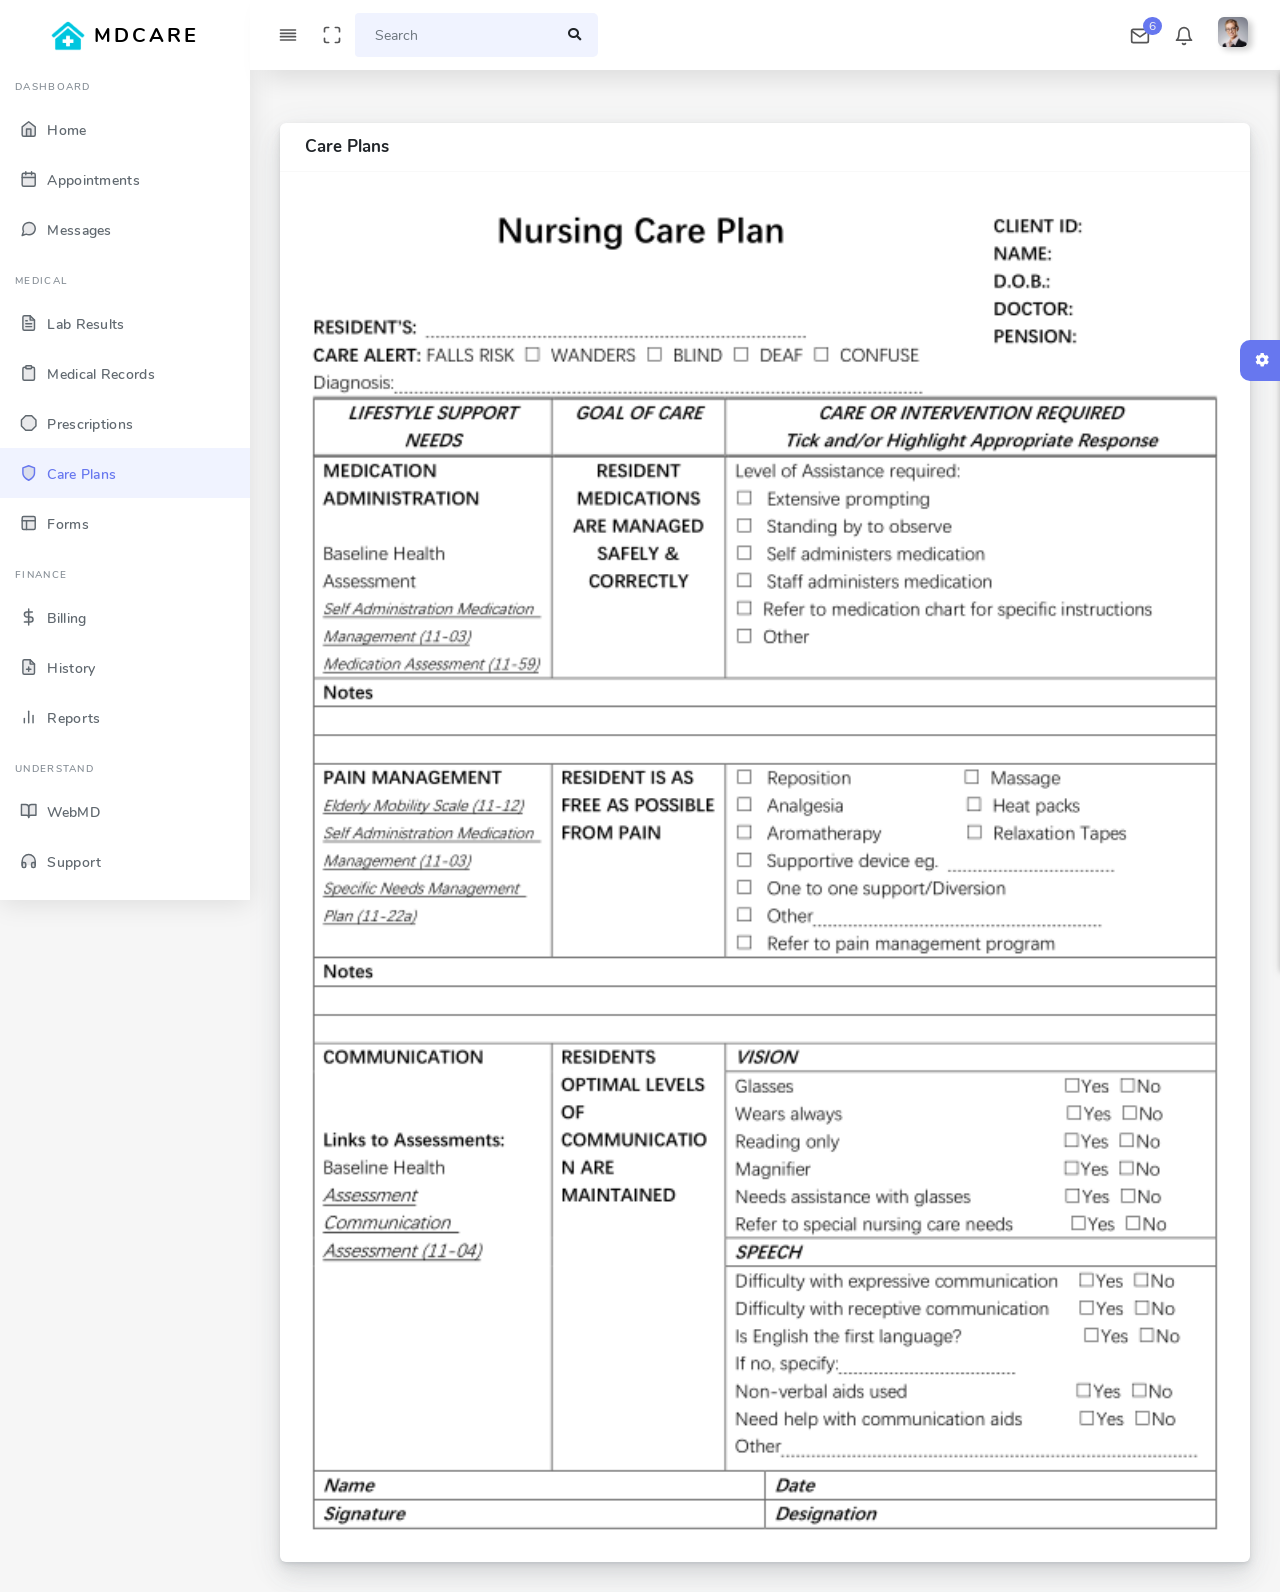
<file: care-plans.html>
<!DOCTYPE html>
<html lang="en">
<head>
  <meta charset="UTF-8">
  <meta content="width=device-width, initial-scale=1, maximum-scale=1, shrink-to-fit=no" name="viewport">
  <title>MDCare - eHealth Portal</title>
  <!-- General CSS Files -->
  <link rel="stylesheet" href="assets/css/app.min.css">
  <!-- Template CSS -->
  <link rel="stylesheet" href="assets/css/style.css">
  <link rel="stylesheet" href="assets/css/components.css">
  <!-- Custom style CSS -->
  <link rel="stylesheet" href="assets/css/custom.css">
  <link rel='shortcut icon' type='image/x-icon' href='img/logo.png' />
</head>

<body>
  <div class="loader"></div>
  <div id="app">
    <div class="main-wrapper main-wrapper-1">
      <div class="navbar-bg"></div>
      <nav class="navbar navbar-expand-lg main-navbar sticky">
        <div class="form-inline mr-auto">
          <ul class="navbar-nav mr-3">
            <li><a href="#" data-toggle="sidebar" class="nav-link nav-link-lg
									collapse-btn"> <i data-feather="align-justify"></i></a></li>
            <li><a href="#" class="nav-link nav-link-lg fullscreen-btn">
                <i data-feather="maximize"></i>
              </a></li>
            <li>
              <form class="form-inline mr-auto">
                <div class="search-element">
                  <input class="form-control" type="search" placeholder="Search" aria-label="Search" data-width="200">
                  <button class="btn" type="submit">
                    <i class="fas fa-search"></i>
                  </button>
                </div>
              </form>
            </li>
          </ul>
        </div>
        <ul class="navbar-nav navbar-right">
          <li class="dropdown dropdown-list-toggle"><a href="#" data-toggle="dropdown"
              class="nav-link nav-link-lg message-toggle"><i data-feather="mail"></i>
              <span class="badge headerBadge1">
                6 </span> </a>
            <div class="dropdown-menu dropdown-list dropdown-menu-right pullDown">
              <div class="dropdown-header">
                Messages
                <div class="float-right">
                  <a href="#">Mark All As Read</a>
                </div>
              </div>
              <div class="dropdown-list-content dropdown-list-message">
                <a href="#" class="dropdown-item"> <span class="dropdown-item-avatar
											text-white"> <img alt="image" src="assets/img/users/user-1.png" class="rounded-circle">
                  </span> <span class="dropdown-item-desc"> <span class="message-user">John
                      Deo</span>
                    <span class="time messege-text">Please check your mail !!</span>
                    <span class="time">2 Min Ago</span>
                  </span>
                </a> <a href="#" class="dropdown-item"> <span class="dropdown-item-avatar text-white">
                    <img alt="image" src="assets/img/users/user-2.png" class="rounded-circle">
                  </span> <span class="dropdown-item-desc"> <span class="message-user">Sarah
                      Smith</span> <span class="time messege-text">Request for leave
                      application</span>
                    <span class="time">5 Min Ago</span>
                  </span>
                </a> <a href="#" class="dropdown-item"> <span class="dropdown-item-avatar text-white">
                    <img alt="image" src="assets/img/users/user-5.png" class="rounded-circle">
                  </span> <span class="dropdown-item-desc"> <span class="message-user">Jacob
                      Ryan</span> <span class="time messege-text">Your payment invoice is
                      generated.</span> <span class="time">12 Min Ago</span>
                  </span>
                </a> <a href="#" class="dropdown-item"> <span class="dropdown-item-avatar text-white">
                    <img alt="image" src="assets/img/users/user-4.png" class="rounded-circle">
                  </span> <span class="dropdown-item-desc"> <span class="message-user">Lina
                      Smith</span> <span class="time messege-text">hii John, I have upload
                      doc
                      related to task.</span> <span class="time">30
                      Min Ago</span>
                  </span>
                </a> <a href="#" class="dropdown-item"> <span class="dropdown-item-avatar text-white">
                    <img alt="image" src="assets/img/users/user-3.png" class="rounded-circle">
                  </span> <span class="dropdown-item-desc"> <span class="message-user">Jalpa
                      Joshi</span> <span class="time messege-text">Please do as specify.
                      Let me
                      know if you have any query.</span> <span class="time">1
                      Days Ago</span>
                  </span>
                </a> <a href="#" class="dropdown-item"> <span class="dropdown-item-avatar text-white">
                    <img alt="image" src="assets/img/users/user-2.png" class="rounded-circle">
                  </span> <span class="dropdown-item-desc"> <span class="message-user">Sarah
                      Smith</span> <span class="time messege-text">Client Requirements</span>
                    <span class="time">2 Days Ago</span>
                  </span>
                </a>
              </div>
              <div class="dropdown-footer text-center">
                <a href="#">View All <i class="fas fa-chevron-right"></i></a>
              </div>
            </div>
          </li>
          <li class="dropdown dropdown-list-toggle"><a href="#" data-toggle="dropdown"
              class="nav-link notification-toggle nav-link-lg"><i data-feather="bell" class="bell"></i>
            </a>
            <div class="dropdown-menu dropdown-list dropdown-menu-right pullDown">
              <div class="dropdown-header">
                Notifications
                <div class="float-right">
                  <a href="#">Mark All As Read</a>
                </div>
              </div>
              <div class="dropdown-list-content dropdown-list-icons">
                <a href="#" class="dropdown-item dropdown-item-unread"> <span
                    class="dropdown-item-icon bg-primary text-white"> <i class="fas
												fa-code"></i>
                  </span> <span class="dropdown-item-desc"> Template update is
                    available now! <span class="time">2 Min
                      Ago</span>
                  </span>
                </a> <a href="#" class="dropdown-item"> <span class="dropdown-item-icon bg-info text-white"> <i class="far
												fa-user"></i>
                  </span> <span class="dropdown-item-desc"> <b>You</b> and <b>Dedik
                      Sugiharto</b> are now friends <span class="time">10 Hours
                      Ago</span>
                  </span>
                </a> <a href="#" class="dropdown-item"> <span class="dropdown-item-icon bg-success text-white"> <i
                      class="fas
												fa-check"></i>
                  </span> <span class="dropdown-item-desc"> <b>Kusnaedi</b> has
                    moved task <b>Fix bug header</b> to <b>Done</b> <span class="time">12
                      Hours
                      Ago</span>
                  </span>
                </a> <a href="#" class="dropdown-item"> <span class="dropdown-item-icon bg-danger text-white"> <i
                      class="fas fa-exclamation-triangle"></i>
                  </span> <span class="dropdown-item-desc"> Low disk space. Let's
                    clean it! <span class="time">17 Hours Ago</span>
                  </span>
                </a> <a href="#" class="dropdown-item"> <span class="dropdown-item-icon bg-info text-white"> <i class="fas
												fa-bell"></i>
                  </span> <span class="dropdown-item-desc"> Welcome to Otika
                    template! <span class="time">Yesterday</span>
                  </span>
                </a>
              </div>
              <div class="dropdown-footer text-center">
                <a href="#">View All <i class="fas fa-chevron-right"></i></a>
              </div>
            </div>
          </li>
          <li class="dropdown"><a href="#" data-toggle="dropdown"
              class="nav-link dropdown-toggle nav-link-lg nav-link-user"> <img alt="image" src="assets/img/user.png"
                class="user-img-radious-style"> <span class="d-sm-none d-lg-inline-block"></span></a>
            <div class="dropdown-menu dropdown-menu-right pullDown">
              <div class="dropdown-title">Hello Sarah Smith</div>
              <a href="profile.html" class="dropdown-item has-icon"> <i class="far
										fa-user"></i> Profile
              </a> <a href="timeline.html" class="dropdown-item has-icon"> <i class="fas fa-bolt"></i>
                Activities
              </a> <a href="#" class="dropdown-item has-icon"> <i class="fas fa-cog"></i>
                Settings
              </a>
              <div class="dropdown-divider"></div>
              <a href="index.html" class="dropdown-item has-icon text-danger"> <i class="fas fa-sign-out-alt"></i>
                Logout
              </a>
            </div>
          </li>
        </ul>
      </nav>
      <div class="main-sidebar sidebar-style-2">
        <aside id="sidebar-wrapper">
          <div class="sidebar-brand">
            <a href="#"> <img alt="image" src="img/logo.png" class="header-logo" /> <span
                class="logo-name">MDCare</span>
            </a>
          </div>
          <ul class="sidebar-menu">
            <li class="menu-header">Dashboard</li>
            <li class="dropdown">
              <a href="dashboard.html" class="nav-link"><i data-feather="home"></i><span>Home</span></a>
            </li>
            <li class="dropdown">
              <a href="appointments.html" class="nav-link"><i data-feather="calendar"></i><span>Appointments</span></a>
            </li>
            <li class="dropdown">
              <a href="messages.html" class="nav-link"><i data-feather="message-circle"></i><span>Messages</span></a>
            </li>

            <li class="menu-header">Medical</li>
            <li class="dropdown">
              <a class="nav-link" href="lab-results.html"><i data-feather="file-text"></i><span>Lab Results</span></a>
            </li>
            <li class="dropdown">
              <a class="nav-link" href="medical-records.html"><i data-feather="clipboard"></i><span>Medical Records</span></a>
            </li>
            <li class="dropdown">
              <a class="nav-link" href="prescriptions.html"><i data-feather="octagon"></i><span>Prescriptions</span></a>
            </li>
            <li class="active">
              <a class="nav-link" href="care-plans.html"><i data-feather="shield"></i><span>Care Plans</span></a>
            </li>
            <li class="dropdown">
              <a class="nav-link" href="forms.html"><i data-feather="layout"></i><span>Forms</span></a>
            </li>
                  
            <li class="menu-header">Finance</li>
            <li class="dropdown">
              <a class="nav-link" href="billing.html"><i data-feather="dollar-sign"></i><span>Billing</span></a>
            </li>
            <li class="dropdown">
              <a class="nav-link" href="history.html"><i data-feather="file-plus"></i><span>History</span></a>
            </li>
            <li class="dropdown">
              <a class="nav-link" href="reports.html"><i data-feather="bar-chart-2"></i><span>Reports</span></a>
            </li>

            <li class="menu-header">Understand</li>
            <li class="dropdown">
              <a class="nav-link" href="webmd.html"><i data-feather="book-open"></i><span>WebMD</span></a>
            </li>
            <li class="dropdown">
              <a class="nav-link" href="support.html"><i data-feather="headphones"></i><span>Support</span></a>
            </li>
          </ul>
        </aside>
      </div>

      <!-- Main Content -->
      <div class="main-content">
        <section class="section">
          <div class="section-body">
            <div class="row">
                <div class="col-12">
                    <div class="card">
                      <div class="card-header">
                        <h4>Care Plans</h4>
                      </div>
                      <div class="card-body">
                        <img src="img/Figure_3-1._An_example_of_a_nursing_care_plan_in_an_Australian_residential_aged_care_home..png" width="100%">
                      </div>
                    </div>
                  </div>
            </div>
          </div>
        </section>
        
        <div class="settingSidebar">
          <a href="javascript:void(0)" class="settingPanelToggle"> <i class="fa fa-spin fa-cog"></i>
          </a>
          <div class="settingSidebar-body ps-container ps-theme-default">
            <div class=" fade show active">
              <div class="setting-panel-header">Setting Panel
              </div>
              <div class="p-15 border-bottom">
                <h6 class="font-medium m-b-10">Select Layout</h6>
                <div class="selectgroup layout-color w-50">
                  <label class="selectgroup-item">
                    <input type="radio" name="value" value="1" class="selectgroup-input-radio select-layout" checked>
                    <span class="selectgroup-button">Light</span>
                  </label>
                  <label class="selectgroup-item">
                    <input type="radio" name="value" value="2" class="selectgroup-input-radio select-layout">
                    <span class="selectgroup-button">Dark</span>
                  </label>
                </div>
              </div>
              <div class="p-15 border-bottom">
                <h6 class="font-medium m-b-10">Sidebar Color</h6>
                <div class="selectgroup selectgroup-pills sidebar-color">
                  <label class="selectgroup-item">
                    <input type="radio" name="icon-input" value="1" class="selectgroup-input select-sidebar">
                    <span class="selectgroup-button selectgroup-button-icon" data-toggle="tooltip"
                      data-original-title="Light Sidebar"><i class="fas fa-sun"></i></span>
                  </label>
                  <label class="selectgroup-item">
                    <input type="radio" name="icon-input" value="2" class="selectgroup-input select-sidebar" checked>
                    <span class="selectgroup-button selectgroup-button-icon" data-toggle="tooltip"
                      data-original-title="Dark Sidebar"><i class="fas fa-moon"></i></span>
                  </label>
                </div>
              </div>
              <div class="p-15 border-bottom">
                <h6 class="font-medium m-b-10">Color Theme</h6>
                <div class="theme-setting-options">
                  <ul class="choose-theme list-unstyled mb-0">
                    <li title="white" class="active">
                      <div class="white"></div>
                    </li>
                    <li title="cyan">
                      <div class="cyan"></div>
                    </li>
                    <li title="black">
                      <div class="black"></div>
                    </li>
                    <li title="purple">
                      <div class="purple"></div>
                    </li>
                    <li title="orange">
                      <div class="orange"></div>
                    </li>
                    <li title="green">
                      <div class="green"></div>
                    </li>
                    <li title="red">
                      <div class="red"></div>
                    </li>
                  </ul>
                </div>
              </div>
              <div class="p-15 border-bottom">
                <div class="theme-setting-options">
                  <label class="m-b-0">
                    <input type="checkbox" name="custom-switch-checkbox" class="custom-switch-input"
                      id="mini_sidebar_setting">
                    <span class="custom-switch-indicator"></span>
                    <span class="control-label p-l-10">Mini Sidebar</span>
                  </label>
                </div>
              </div>
              <div class="p-15 border-bottom">
                <div class="theme-setting-options">
                  <label class="m-b-0">
                    <input type="checkbox" name="custom-switch-checkbox" class="custom-switch-input"
                      id="sticky_header_setting">
                    <span class="custom-switch-indicator"></span>
                    <span class="control-label p-l-10">Sticky Header</span>
                  </label>
                </div>
              </div>
              <div class="mt-4 mb-4 p-3 align-center rt-sidebar-last-ele">
                <a href="#" class="btn btn-icon icon-left btn-primary btn-restore-theme">
                  <i class="fas fa-undo"></i> Restore Default
                </a>
              </div>
            </div>
          </div>
        </div>
      </div>
    </div>
  </div>
  <!-- General JS Scripts -->
  <script src="assets/js/app.min.js"></script>
  <!-- JS Libraies -->
  <!-- Page Specific JS File -->
  <!-- Template JS File -->
  <script src="assets/js/scripts.js"></script>
  <!-- Custom JS File -->
  <script src="assets/js/custom.js"></script>
</body>

</html>
</file>
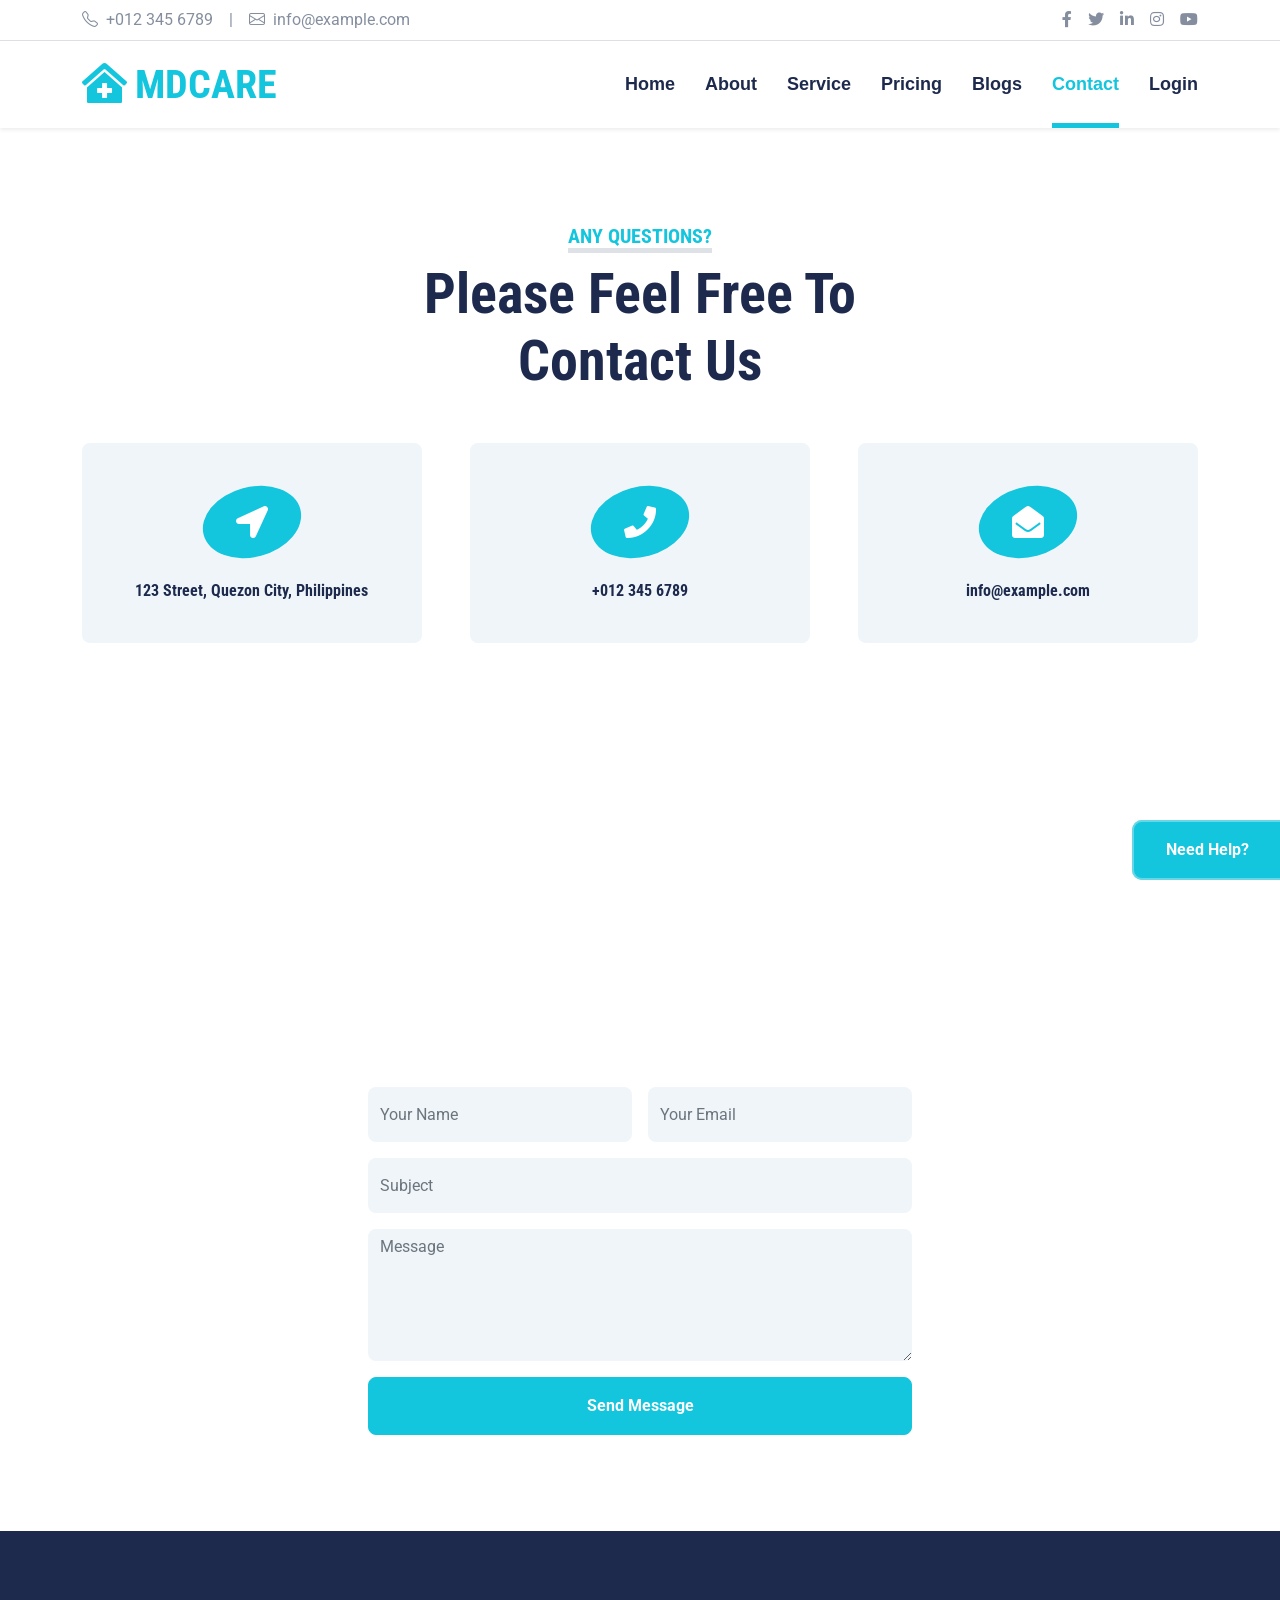
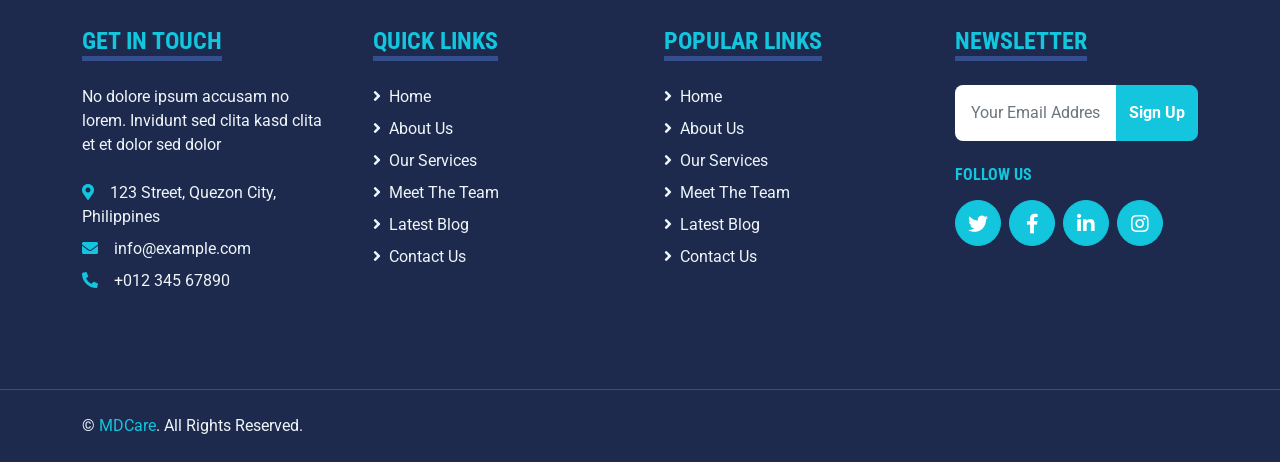
<file: contact.html>
<!DOCTYPE html>
<html lang="en">

<head>
    <meta charset="utf-8">
    <title>MDCare - Contact Us</title>
    <meta content="width=device-width, initial-scale=1.0" name="viewport">
    <link rel="icon" href="img/logo.png" type="image/x-icon"/>

    <!-- Favicon -->
    <link href="img/favicon.ico" rel="icon">

    <!-- Google Web Fonts -->
    <link rel="preconnect" href="https://fonts.gstatic.com">
    <link href="https://fonts.googleapis.com/css2?family=Roboto+Condensed:wght@400;700&family=Roboto:wght@400;700&display=swap" rel="stylesheet">  

    <!-- Icon Font Stylesheet -->
    <link href="https://cdnjs.cloudflare.com/ajax/libs/font-awesome/5.15.0/css/all.min.css" rel="stylesheet">
    <link href="https://cdn.jsdelivr.net/npm/bootstrap-icons@1.4.1/font/bootstrap-icons.css" rel="stylesheet">

    <!-- Libraries Stylesheet -->
    <link href="lib/owlcarousel/assets/owl.carousel.min.css" rel="stylesheet">
    <link href="lib/tempusdominus/css/tempusdominus-bootstrap-4.min.css" rel="stylesheet" />

    <!-- Customized Bootstrap Stylesheet -->
    <link href="css/bootstrap.min.css" rel="stylesheet">

    <!-- Template Stylesheet -->
    <link href="css/style.css" rel="stylesheet">

    <script src="https://code.jquery.com/jquery-3.5.1.min.js"></script>
    <script src="https://cdn.jsdelivr.net/npm/popper.js@1.16.0/dist/umd/popper.min.js"></script>
    <script src="https://stackpath.bootstrapcdn.com/bootstrap/4.5.0/js/bootstrap.min.js"></script>
</head>

<body>
    <!-- Topbar Start -->
    <div class="container-fluid py-2 border-bottom d-none d-lg-block">
        <div class="container">
            <div class="row">
                <div class="col-md-6 text-center text-lg-start mb-2 mb-lg-0">
                    <div class="d-inline-flex align-items-center">
                        <a class="text-decoration-none text-body pe-3" href=""><i class="bi bi-telephone me-2"></i>+012 345 6789</a>
                        <span class="text-body">|</span>
                        <a class="text-decoration-none text-body px-3" href=""><i class="bi bi-envelope me-2"></i>info@example.com</a>
                    </div>
                </div>
                <div class="col-md-6 text-center text-lg-end">
                    <div class="d-inline-flex align-items-center">
                        <a class="text-body px-2" href="https://www.facebook.com/">
                            <i class="fab fa-facebook-f"></i>
                        </a>
                        <a class="text-body px-2" href="https://twitter.com/">
                            <i class="fab fa-twitter"></i>
                        </a>
                        <a class="text-body px-2" href="https://linkedin.com/">
                            <i class="fab fa-linkedin-in"></i>
                        </a>
                        <a class="text-body px-2" href="https://instagram.com/">
                            <i class="fab fa-instagram"></i>
                        </a>
                        <a class="text-body ps-2" href="https://youtube.com/">
                            <i class="fab fa-youtube"></i>
                        </a>
                    </div>
                </div>
            </div>
        </div>
    </div>
    <!-- Topbar End -->


    <!-- Navbar Start -->
    <div class="container-fluid sticky-top bg-white shadow-sm mb-5">
        <div class="container">
            <nav class="navbar navbar-expand-lg bg-white navbar-light py-3 py-lg-0">
                <a href="index.html" class="navbar-brand">
                    <h1 class="m-0 text-uppercase text-primary"><i class="fa fa-clinic-medical me-2"></i>MDCare</h1>
                </a>
                <button class="navbar-toggler" type="button" data-bs-toggle="collapse" data-bs-target="#navbarCollapse">
                    <span class="navbar-toggler-icon"></span>
                </button>
                <div class="collapse navbar-collapse" id="navbarCollapse">
                    <div class="navbar-nav ms-auto py-0">
                        <a href="index.html" class="nav-item nav-link">Home</a>
                        <a href="about.html" class="nav-item nav-link">About</a>
                        <a href="service.html" class="nav-item nav-link">Service</a>
                        <a href="price.html" class="nav-item nav-link">Pricing</a>
                        <a href="blog.html" class="nav-item nav-link">Blogs</a>
                        <a href="contact.html" class="nav-item nav-link active">Contact</a>
                    </div>
                    <div class="navbar-nav action-buttons ml-auto">
                        <a href="#" data-toggle="dropdown" class="nav-item nav-link dropdown-toggle mr-3">Login</a>
                        <div class="dropdown-menu login-form">
                            <form action="/examples/actions/confirmation.php" method="post">
                                <div class="form-group">
                                    <label>Username</label>
                                    <input type="text" class="form-control" required="required">
                                </div>
                                <div class="form-group">
                                    <div class="clearfix">
                                        <label>Password</label>
                                    </div>                            
                                    <input type="password" class="form-control" required="required">
                                </div>
                                <input type="submit" class="btn btn-primary btn-block" value="Login">
                                    <span class="psw"><a href="#">Forgot password?</a></span>

                            </form>					
                        </div>
                    </div>

                </div>
            </nav>
        </div>
    </div>
    <!-- Navbar End -->


    <!-- Contact Start -->
    <div class="container-fluid pt-5">
        <div class="container">
            <div class="text-center mx-auto mb-5" style="max-width: 500px;">
                <h5 class="d-inline-block text-primary text-uppercase border-bottom border-5">Any Questions?</h5>
                <h1 class="display-4">Please Feel Free To Contact Us</h1>
            </div>
            <div class="row g-5 mb-5">
                <div class="col-lg-4">
                    <div class="bg-light rounded d-flex flex-column align-items-center justify-content-center text-center" style="height: 200px;">
                        <div class="d-flex align-items-center justify-content-center bg-primary rounded-circle mb-4" style="width: 100px; height: 70px; transform: rotate(-15deg);">
                            <i class="fa fa-2x fa-location-arrow text-white" style="transform: rotate(15deg);"></i>
                        </div>
                        <h6 class="mb-0">123 Street, Quezon City, Philippines</h6>
                    </div>
                </div>
                <div class="col-lg-4">
                    <div class="bg-light rounded d-flex flex-column align-items-center justify-content-center text-center" style="height: 200px;">
                        <div class="d-flex align-items-center justify-content-center bg-primary rounded-circle mb-4" style="width: 100px; height: 70px; transform: rotate(-15deg);">
                            <i class="fa fa-2x fa-phone text-white" style="transform: rotate(15deg);"></i>
                        </div>
                        <h6 class="mb-0">+012 345 6789</h6>
                    </div>
                </div>
                <div class="col-lg-4">
                    <div class="bg-light rounded d-flex flex-column align-items-center justify-content-center text-center" style="height: 200px;">
                        <div class="d-flex align-items-center justify-content-center bg-primary rounded-circle mb-4" style="width: 100px; height: 70px; transform: rotate(-15deg);">
                            <i class="fa fa-2x fa-envelope-open text-white" style="transform: rotate(15deg);"></i>
                        </div>
                        <h6 class="mb-0">info@example.com</h6>
                    </div>
                </div>
            </div>
            <div class="row">
                <div class="col-12" style="height: 500px;">
                    <div class="position-relative h-100">
                        <iframe class="position-relative w-100 h-100"
                            src="https://maps.google.com/maps?width=100%25&amp;height=600&amp;hl=en&amp;q=123%20Street,%20Quezon%20city,%20Philippines+(MDCare%20Hospital)&amp;t=&amp;z=14&amp;ie=UTF8&amp;iwloc=B&amp;output=embed"
                            frameborder="0" style="border:0;" allowfullscreen="" aria-hidden="false"
                            tabindex="0"></iframe>
                    </div>
                </div>
            </div>
            <div class="row justify-content-center position-relative" style="margin-top: -200px; z-index: 1;">
                <div class="col-lg-8">
                    <div class="bg-white rounded p-5 m-5 mb-0">
                        <form>
                            <div class="row g-3">
                                <div class="col-12 col-sm-6">
                                    <input type="text" class="form-control bg-light border-0" placeholder="Your Name" style="height: 55px;">
                                </div>
                                <div class="col-12 col-sm-6">
                                    <input type="email" class="form-control bg-light border-0" placeholder="Your Email" style="height: 55px;">
                                </div>
                                <div class="col-12">
                                    <input type="text" class="form-control bg-light border-0" placeholder="Subject" style="height: 55px;">
                                </div>
                                <div class="col-12">
                                    <textarea class="form-control bg-light border-0" rows="5" placeholder="Message"></textarea>
                                </div>
                                <div class="col-12">
                                    <button class="btn btn-primary w-100 py-3" type="submit">Send Message</button>
                                </div>
                            </div>
                        </form>
                    </div>
                </div>
            </div>
        </div>
    </div>
    <!-- Contact End -->


    <!-- Footer Start -->
    <div class="container-fluid bg-dark text-light mt-5 py-5">
        <div class="container py-5">
            <div class="row g-5">
                <div class="col-lg-3 col-md-6">
                    <h4 class="d-inline-block text-primary text-uppercase border-bottom border-5 border-secondary mb-4">Get In Touch</h4>
                    <p class="mb-4">No dolore ipsum accusam no lorem. Invidunt sed clita kasd clita et et dolor sed dolor</p>
                    <p class="mb-2"><i class="fa fa-map-marker-alt text-primary me-3"></i>123 Street, Quezon City, Philippines</p>
                    <p class="mb-2"><i class="fa fa-envelope text-primary me-3"></i>info@example.com</p>
                    <p class="mb-0"><i class="fa fa-phone-alt text-primary me-3"></i>+012 345 67890</p>
                </div>
                <div class="col-lg-3 col-md-6">
                    <h4 class="d-inline-block text-primary text-uppercase border-bottom border-5 border-secondary mb-4">Quick Links</h4>
                    <div class="d-flex flex-column justify-content-start">
                        <a class="text-light mb-2" href="index.html"><i class="fa fa-angle-right me-2"></i>Home</a>
                        <a class="text-light mb-2" href="about.html"><i class="fa fa-angle-right me-2"></i>About Us</a>
                        <a class="text-light mb-2" href="service.html"><i class="fa fa-angle-right me-2"></i>Our Services</a>
                        <a class="text-light mb-2" href="team.html"><i class="fa fa-angle-right me-2"></i>Meet The Team</a>
                        <a class="text-light mb-2" href="blog.html"><i class="fa fa-angle-right me-2"></i>Latest Blog</a>
                        <a class="text-light" href="#"><i class="fa fa-angle-right me-2"></i>Contact Us</a>
                    </div>
                </div>
                <div class="col-lg-3 col-md-6">
                    <h4 class="d-inline-block text-primary text-uppercase border-bottom border-5 border-secondary mb-4">Popular Links</h4>
                    <div class="d-flex flex-column justify-content-start">
                        <a class="text-light mb-2" href="#"><i class="fa fa-angle-right me-2"></i>Home</a>
                        <a class="text-light mb-2" href="#"><i class="fa fa-angle-right me-2"></i>About Us</a>
                        <a class="text-light mb-2" href="#"><i class="fa fa-angle-right me-2"></i>Our Services</a>
                        <a class="text-light mb-2" href="#"><i class="fa fa-angle-right me-2"></i>Meet The Team</a>
                        <a class="text-light mb-2" href="#"><i class="fa fa-angle-right me-2"></i>Latest Blog</a>
                        <a class="text-light" href="#"><i class="fa fa-angle-right me-2"></i>Contact Us</a>
                    </div>
                </div>
                <div class="col-lg-3 col-md-6">
                    <h4 class="d-inline-block text-primary text-uppercase border-bottom border-5 border-secondary mb-4">Newsletter</h4>
                    <form action="">
                        <div class="input-group">
                            <input type="text" class="form-control p-3 border-0" placeholder="Your Email Address">
                            <button class="btn btn-primary">Sign Up</button>
                        </div>
                    </form>
                    <h6 class="text-primary text-uppercase mt-4 mb-3">Follow Us</h6>
                    <div class="d-flex">
                        <a class="btn btn-lg btn-primary btn-lg-square rounded-circle me-2" href="#"><i class="fab fa-twitter"></i></a>
                        <a class="btn btn-lg btn-primary btn-lg-square rounded-circle me-2" href="#"><i class="fab fa-facebook-f"></i></a>
                        <a class="btn btn-lg btn-primary btn-lg-square rounded-circle me-2" href="#"><i class="fab fa-linkedin-in"></i></a>
                        <a class="btn btn-lg btn-primary btn-lg-square rounded-circle" href="#"><i class="fab fa-instagram"></i></a>
                    </div>
                </div>
            </div>
        </div>
    </div>
    <div class="container-fluid bg-dark text-light border-top border-secondary py-4">
        <div class="container">
            <div class="row g-5">
                <div class="col-md-6 text-center text-md-start">
                    <p class="mb-md-0">&copy; <a class="text-primary" href="#">MDCare</a>. All Rights Reserved.</p>
                </div>
            </div>
        </div>
    </div>
    <!-- Footer End -->

    <!-- Chatbox-->
    <div>
    <button class="open-button " onclick="openForm()">Need Help?</button>

    <div class="chat-popup" id="myForm">
        <form action="/action_page.php" class="form-container">
        <img src="img/nurse.png" alt="" height="100px">

        <label for="msg"><b>Nurse (Online)</b></label>
        
        <div class="chathistory">
            <p>Hello. How are you today?</p>
            <span class="time-right"><small>11:00</small></span>
        </div>
          
        <div class="chathistory darker">
            <p>Hey! I'm fine. Thanks for asking!</p>
            <span class="time-left"><small>11:01</small></span>
        </div>

        <textarea placeholder="Type message.." name="msg" required></textarea>

        <button type="reset" class="btn">Send</button>
        <button type="button" class="btn cancel" onclick="closeForm()">Close</button>
        </form>
    </div>
    </div>

    <!-- Chatbox-->
    <div>
    <button class="open-button" onclick="openForm()">Need Help?</button>

    <div class="chat-popup" id="myForm">
        <form action="/action_page.php" class="form-container">
        <img src="img/nurse.png" alt="" height="100px">

        <label for="msg"><b>Nurse (Online)</b></label>
        
        <div class="chathistory">
            <p>Hello. How are you today?</p>
            <span class="time-right"><small>11:00</small></span>
        </div>
          
        <div class="chathistory darker">
            <p>Hey! I'm fine. Thanks for asking!</p>
            <span class="time-left"><small>11:01</small></span>
        </div>

        <textarea placeholder="Type message.." name="msg" required></textarea>

        <button type="reset" class="btn">Send</button>
        <button type="button" class="btn cancel" onclick="closeForm()">Close</button>
        </form>
    </div>
    </div>


    <!-- JavaScript Libraries -->
    <script src="https://code.jquery.com/jquery-3.4.1.min.js"></script>
    <script src="https://cdn.jsdelivr.net/npm/bootstrap@5.0.0/dist/js/bootstrap.bundle.min.js"></script>
    <script src="lib/easing/easing.min.js"></script>
    <script src="lib/waypoints/waypoints.min.js"></script>
    <script src="lib/owlcarousel/owl.carousel.min.js"></script>
    <script src="lib/tempusdominus/js/moment.min.js"></script>
    <script src="lib/tempusdominus/js/moment-timezone.min.js"></script>
    <script src="lib/tempusdominus/js/tempusdominus-bootstrap-4.min.js"></script>

    <!-- Template Javascript -->
    <script src="js/main.js"></script>
</body>
</html>
</file>
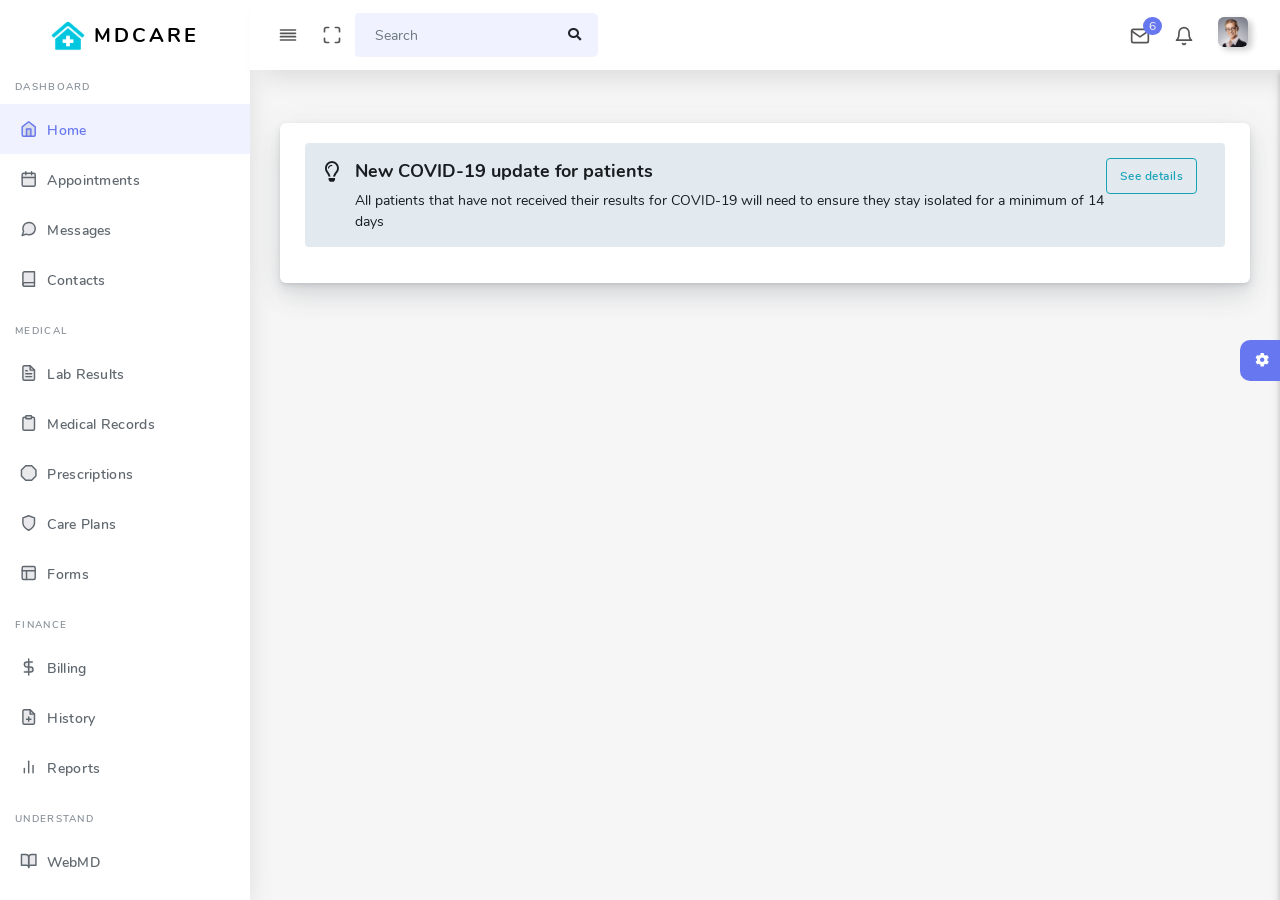
<file: dashboard.html>
<!DOCTYPE html>
<html lang="en">
<head>
  <meta charset="UTF-8">
  <meta content="width=device-width, initial-scale=1, maximum-scale=1, shrink-to-fit=no" name="viewport">
  <title>MDCare - eHealth Portal</title>
  <!-- General CSS Files -->
  <link rel="stylesheet" href="assets/css/app.min.css">
  <!-- Template CSS -->
  <link rel="stylesheet" href="assets/css/style.css">
  <link rel="stylesheet" href="assets/css/components.css">
  <!-- Custom style CSS -->
  <link rel="stylesheet" href="assets/css/custom.css">
  <link rel='shortcut icon' type='image/x-icon' href='img/logo.png' />
</head>

<body>
  <div class="loader"></div>
  <div id="app">
    <div class="main-wrapper main-wrapper-1">
      <div class="navbar-bg"></div>
      <nav class="navbar navbar-expand-lg main-navbar sticky">
        <div class="form-inline mr-auto">
          <ul class="navbar-nav mr-3">
            <li><a href="#" data-toggle="sidebar" class="nav-link nav-link-lg
									collapse-btn"> <i data-feather="align-justify"></i></a></li>
            <li><a href="#" class="nav-link nav-link-lg fullscreen-btn">
                <i data-feather="maximize"></i>
              </a></li>
            <li>
              <form class="form-inline mr-auto">
                <div class="search-element">
                  <input class="form-control" type="search" placeholder="Search" aria-label="Search" data-width="200">
                  <button class="btn" type="submit">
                    <i class="fas fa-search"></i>
                  </button>
                </div>
              </form>
            </li>
          </ul>
        </div>
        <ul class="navbar-nav navbar-right">
          <li class="dropdown dropdown-list-toggle"><a href="#" data-toggle="dropdown"
              class="nav-link nav-link-lg message-toggle"><i data-feather="mail"></i>
              <span class="badge headerBadge1">
                6 </span> </a>
            <div class="dropdown-menu dropdown-list dropdown-menu-right pullDown">
              <div class="dropdown-header">
                Messages
                <div class="float-right">
                  <a href="#">Mark All As Read</a>
                </div>
              </div>
              <div class="dropdown-list-content dropdown-list-message">
                <a href="#" class="dropdown-item"> <span class="dropdown-item-avatar
											text-white"> <img alt="image" src="assets/img/users/user-1.png" class="rounded-circle">
                  </span> <span class="dropdown-item-desc"> <span class="message-user">John
                      Deo</span>
                    <span class="time messege-text">Please check your mail !!</span>
                    <span class="time">2 Min Ago</span>
                  </span>
                </a> <a href="#" class="dropdown-item"> <span class="dropdown-item-avatar text-white">
                    <img alt="image" src="assets/img/users/user-2.png" class="rounded-circle">
                  </span> <span class="dropdown-item-desc"> <span class="message-user">Sarah
                      Smith</span> <span class="time messege-text">Request for leave
                      application</span>
                    <span class="time">5 Min Ago</span>
                  </span>
                </a> <a href="#" class="dropdown-item"> <span class="dropdown-item-avatar text-white">
                    <img alt="image" src="assets/img/users/user-5.png" class="rounded-circle">
                  </span> <span class="dropdown-item-desc"> <span class="message-user">Jacob
                      Ryan</span> <span class="time messege-text">Your payment invoice is
                      generated.</span> <span class="time">12 Min Ago</span>
                  </span>
                </a> <a href="#" class="dropdown-item"> <span class="dropdown-item-avatar text-white">
                    <img alt="image" src="assets/img/users/user-4.png" class="rounded-circle">
                  </span> <span class="dropdown-item-desc"> <span class="message-user">Lina
                      Smith</span> <span class="time messege-text">hii John, I have upload
                      doc
                      related to task.</span> <span class="time">30
                      Min Ago</span>
                  </span>
                </a> <a href="#" class="dropdown-item"> <span class="dropdown-item-avatar text-white">
                    <img alt="image" src="assets/img/users/user-3.png" class="rounded-circle">
                  </span> <span class="dropdown-item-desc"> <span class="message-user">Jalpa
                      Joshi</span> <span class="time messege-text">Please do as specify.
                      Let me
                      know if you have any query.</span> <span class="time">1
                      Days Ago</span>
                  </span>
                </a> <a href="#" class="dropdown-item"> <span class="dropdown-item-avatar text-white">
                    <img alt="image" src="assets/img/users/user-2.png" class="rounded-circle">
                  </span> <span class="dropdown-item-desc"> <span class="message-user">Sarah
                      Smith</span> <span class="time messege-text">Client Requirements</span>
                    <span class="time">2 Days Ago</span>
                  </span>
                </a>
              </div>
              <div class="dropdown-footer text-center">
                <a href="#">View All <i class="fas fa-chevron-right"></i></a>
              </div>
            </div>
          </li>
          <li class="dropdown dropdown-list-toggle"><a href="#" data-toggle="dropdown"
              class="nav-link notification-toggle nav-link-lg"><i data-feather="bell" class="bell"></i>
            </a>
            <div class="dropdown-menu dropdown-list dropdown-menu-right pullDown">
              <div class="dropdown-header">
                Notifications
                <div class="float-right">
                  <a href="#">Mark All As Read</a>
                </div>
              </div>
              <div class="dropdown-list-content dropdown-list-icons">
                <a href="#" class="dropdown-item dropdown-item-unread"> <span
                    class="dropdown-item-icon bg-primary text-white"> <i class="fas
												fa-code"></i>
                  </span> <span class="dropdown-item-desc"> Template update is
                    available now! <span class="time">2 Min
                      Ago</span>
                  </span>
                </a> <a href="#" class="dropdown-item"> <span class="dropdown-item-icon bg-info text-white"> <i class="far
												fa-user"></i>
                  </span> <span class="dropdown-item-desc"> <b>You</b> and <b>Dedik
                      Sugiharto</b> are now friends <span class="time">10 Hours
                      Ago</span>
                  </span>
                </a> <a href="#" class="dropdown-item"> <span class="dropdown-item-icon bg-success text-white"> <i
                      class="fas
												fa-check"></i>
                  </span> <span class="dropdown-item-desc"> <b>Kusnaedi</b> has
                    moved task <b>Fix bug header</b> to <b>Done</b> <span class="time">12
                      Hours
                      Ago</span>
                  </span>
                </a> <a href="#" class="dropdown-item"> <span class="dropdown-item-icon bg-danger text-white"> <i
                      class="fas fa-exclamation-triangle"></i>
                  </span> <span class="dropdown-item-desc"> Low disk space. Let's
                    clean it! <span class="time">17 Hours Ago</span>
                  </span>
                </a> <a href="#" class="dropdown-item"> <span class="dropdown-item-icon bg-info text-white"> <i class="fas
												fa-bell"></i>
                  </span> <span class="dropdown-item-desc"> Welcome to Otika
                    template! <span class="time">Yesterday</span>
                  </span>
                </a>
              </div>
              <div class="dropdown-footer text-center">
                <a href="#">View All <i class="fas fa-chevron-right"></i></a>
              </div>
            </div>
          </li>
          <li class="dropdown"><a href="#" data-toggle="dropdown"
              class="nav-link dropdown-toggle nav-link-lg nav-link-user"> <img alt="image" src="assets/img/user.png"
                class="user-img-radious-style"> <span class="d-sm-none d-lg-inline-block"></span></a>
            <div class="dropdown-menu dropdown-menu-right pullDown">
              <div class="dropdown-title">Hello Sarah Smith</div>
              <a href="profile.html" class="dropdown-item has-icon"> <i class="far
										fa-user"></i> Profile
              </a> <a href="timeline.html" class="dropdown-item has-icon"> <i class="fas fa-bolt"></i>
                Activities
              </a> <a href="#" class="dropdown-item has-icon"> <i class="fas fa-cog"></i>
                Settings
              </a>
              <div class="dropdown-divider"></div>
              <a href="index.html" class="dropdown-item has-icon text-danger"> <i class="fas fa-sign-out-alt"></i>
                Logout
              </a>
            </div>
          </li>
        </ul>
      </nav>
      <div class="main-sidebar sidebar-style-2">
        <aside id="sidebar-wrapper">
          <div class="sidebar-brand">
            <a href="#"> <img alt="image" src="img/logo.png" class="header-logo" /> <span
                class="logo-name">MDCare</span>
            </a>
          </div>
          <ul class="sidebar-menu">
            <li class="menu-header">Dashboard</li>
            <li class="active">
              <a href="#" class="nav-link"><i data-feather="home"></i><span>Home</span></a>
            </li>
            <li class="dropdown">
              <a href="#" class="nav-link"><i data-feather="calendar"></i><span>Appointments</span></a>
            </li>
            <li class="dropdown">
              <a href="#" class="nav-link"><i data-feather="message-circle"></i><span>Messages</span></a>
            </li>
            <li class="dropdown">
              <a href="#" class="nav-link"><i data-feather="book"></i><span>Contacts</span></a>
            </li>

            <li class="menu-header">Medical</li>
            <li class="dropdown">
              <a class="nav-link" href=""><i data-feather="file-text"></i><span>Lab Results</span></a>
            </li>
            <li class="dropdown">
              <a class="nav-link" href=""><i data-feather="clipboard"></i><span>Medical Records</span></a>
            </li>
            <li class="dropdown">
              <a class="nav-link" href=""><i data-feather="octagon"></i><span>Prescriptions</span></a>
            </li>
            <li class="dropdown">
              <a class="nav-link" href=""><i data-feather="shield"></i><span>Care Plans</span></a>
            </li>
            <li class="dropdown">
              <a class="nav-link" href=""><i data-feather="layout"></i><span>Forms</span></a>
            </li>
                  
            <li class="menu-header">Finance</li>
            <li class="dropdown">
              <a class="nav-link" href=""><i data-feather="dollar-sign"></i><span>Billing</span></a>
            </li>
            <li class="dropdown">
              <a class="nav-link" href=""><i data-feather="file-plus"></i><span>History</span></a>
            </li>
            <li class="dropdown">
              <a class="nav-link" href=""><i data-feather="bar-chart-2"></i><span>Reports</span></a>
            </li>

            <li class="menu-header">Understand</li>
            <li class="dropdown">
              <a class="nav-link" href=""><i data-feather="book-open"></i><span>WebMD</span></a>
            </li>
            <li class="dropdown">
              <a class="nav-link" href=""><i data-feather="headphones"></i><span>Support</span></a>
            </li>
          </ul>
        </aside>
      </div>

      <!-- Main Content -->
      <div class="main-content">
        <section class="section">
          <div class="section-body">
            <div class="row ">
              <div class="col-12 col-sm-12 col-lg-12">
                <div class="card">
                  <div class="card-body">
                    <div class="alert alert-light alert-has-icon">
                      <div class="alert-icon"><i class="far fa-lightbulb"></i></div>
                      <div class="alert-body">
                        <div class="alert-title">New COVID-19 update for patients
                          <div class="buttons" style="float:right;">
                            <a href="#" class="btn btn-outline-info">See details</a>
                          </div>  
                        </div>
                        All patients that have not received their results for COVID-19 will need to ensure they stay isolated for a minimum of 14 days
                      </div>
                    </div>
                  </div>
                </div>
              </div>
            </div>
                
            </div>
          </div>
        </section>
        
        <div class="settingSidebar">
          <a href="javascript:void(0)" class="settingPanelToggle"> <i class="fa fa-spin fa-cog"></i>
          </a>
          <div class="settingSidebar-body ps-container ps-theme-default">
            <div class=" fade show active">
              <div class="setting-panel-header">Setting Panel
              </div>
              <div class="p-15 border-bottom">
                <h6 class="font-medium m-b-10">Select Layout</h6>
                <div class="selectgroup layout-color w-50">
                  <label class="selectgroup-item">
                    <input type="radio" name="value" value="1" class="selectgroup-input-radio select-layout" checked>
                    <span class="selectgroup-button">Light</span>
                  </label>
                  <label class="selectgroup-item">
                    <input type="radio" name="value" value="2" class="selectgroup-input-radio select-layout">
                    <span class="selectgroup-button">Dark</span>
                  </label>
                </div>
              </div>
              <div class="p-15 border-bottom">
                <h6 class="font-medium m-b-10">Sidebar Color</h6>
                <div class="selectgroup selectgroup-pills sidebar-color">
                  <label class="selectgroup-item">
                    <input type="radio" name="icon-input" value="1" class="selectgroup-input select-sidebar">
                    <span class="selectgroup-button selectgroup-button-icon" data-toggle="tooltip"
                      data-original-title="Light Sidebar"><i class="fas fa-sun"></i></span>
                  </label>
                  <label class="selectgroup-item">
                    <input type="radio" name="icon-input" value="2" class="selectgroup-input select-sidebar" checked>
                    <span class="selectgroup-button selectgroup-button-icon" data-toggle="tooltip"
                      data-original-title="Dark Sidebar"><i class="fas fa-moon"></i></span>
                  </label>
                </div>
              </div>
              <div class="p-15 border-bottom">
                <h6 class="font-medium m-b-10">Color Theme</h6>
                <div class="theme-setting-options">
                  <ul class="choose-theme list-unstyled mb-0">
                    <li title="white" class="active">
                      <div class="white"></div>
                    </li>
                    <li title="cyan">
                      <div class="cyan"></div>
                    </li>
                    <li title="black">
                      <div class="black"></div>
                    </li>
                    <li title="purple">
                      <div class="purple"></div>
                    </li>
                    <li title="orange">
                      <div class="orange"></div>
                    </li>
                    <li title="green">
                      <div class="green"></div>
                    </li>
                    <li title="red">
                      <div class="red"></div>
                    </li>
                  </ul>
                </div>
              </div>
              <div class="p-15 border-bottom">
                <div class="theme-setting-options">
                  <label class="m-b-0">
                    <input type="checkbox" name="custom-switch-checkbox" class="custom-switch-input"
                      id="mini_sidebar_setting">
                    <span class="custom-switch-indicator"></span>
                    <span class="control-label p-l-10">Mini Sidebar</span>
                  </label>
                </div>
              </div>
              <div class="p-15 border-bottom">
                <div class="theme-setting-options">
                  <label class="m-b-0">
                    <input type="checkbox" name="custom-switch-checkbox" class="custom-switch-input"
                      id="sticky_header_setting">
                    <span class="custom-switch-indicator"></span>
                    <span class="control-label p-l-10">Sticky Header</span>
                  </label>
                </div>
              </div>
              <div class="mt-4 mb-4 p-3 align-center rt-sidebar-last-ele">
                <a href="#" class="btn btn-icon icon-left btn-primary btn-restore-theme">
                  <i class="fas fa-undo"></i> Restore Default
                </a>
              </div>
            </div>
          </div>
        </div>
      </div>
    </div>
  </div>
  <!-- General JS Scripts -->
  <script src="assets/js/app.min.js"></script>
  <!-- JS Libraies -->
  <!-- Page Specific JS File -->
  <!-- Template JS File -->
  <script src="assets/js/scripts.js"></script>
  <!-- Custom JS File -->
  <script src="assets/js/custom.js"></script>
</body>


<!-- blank.html  21 Nov 2019 03:54:41 GMT -->
</html>
</file>
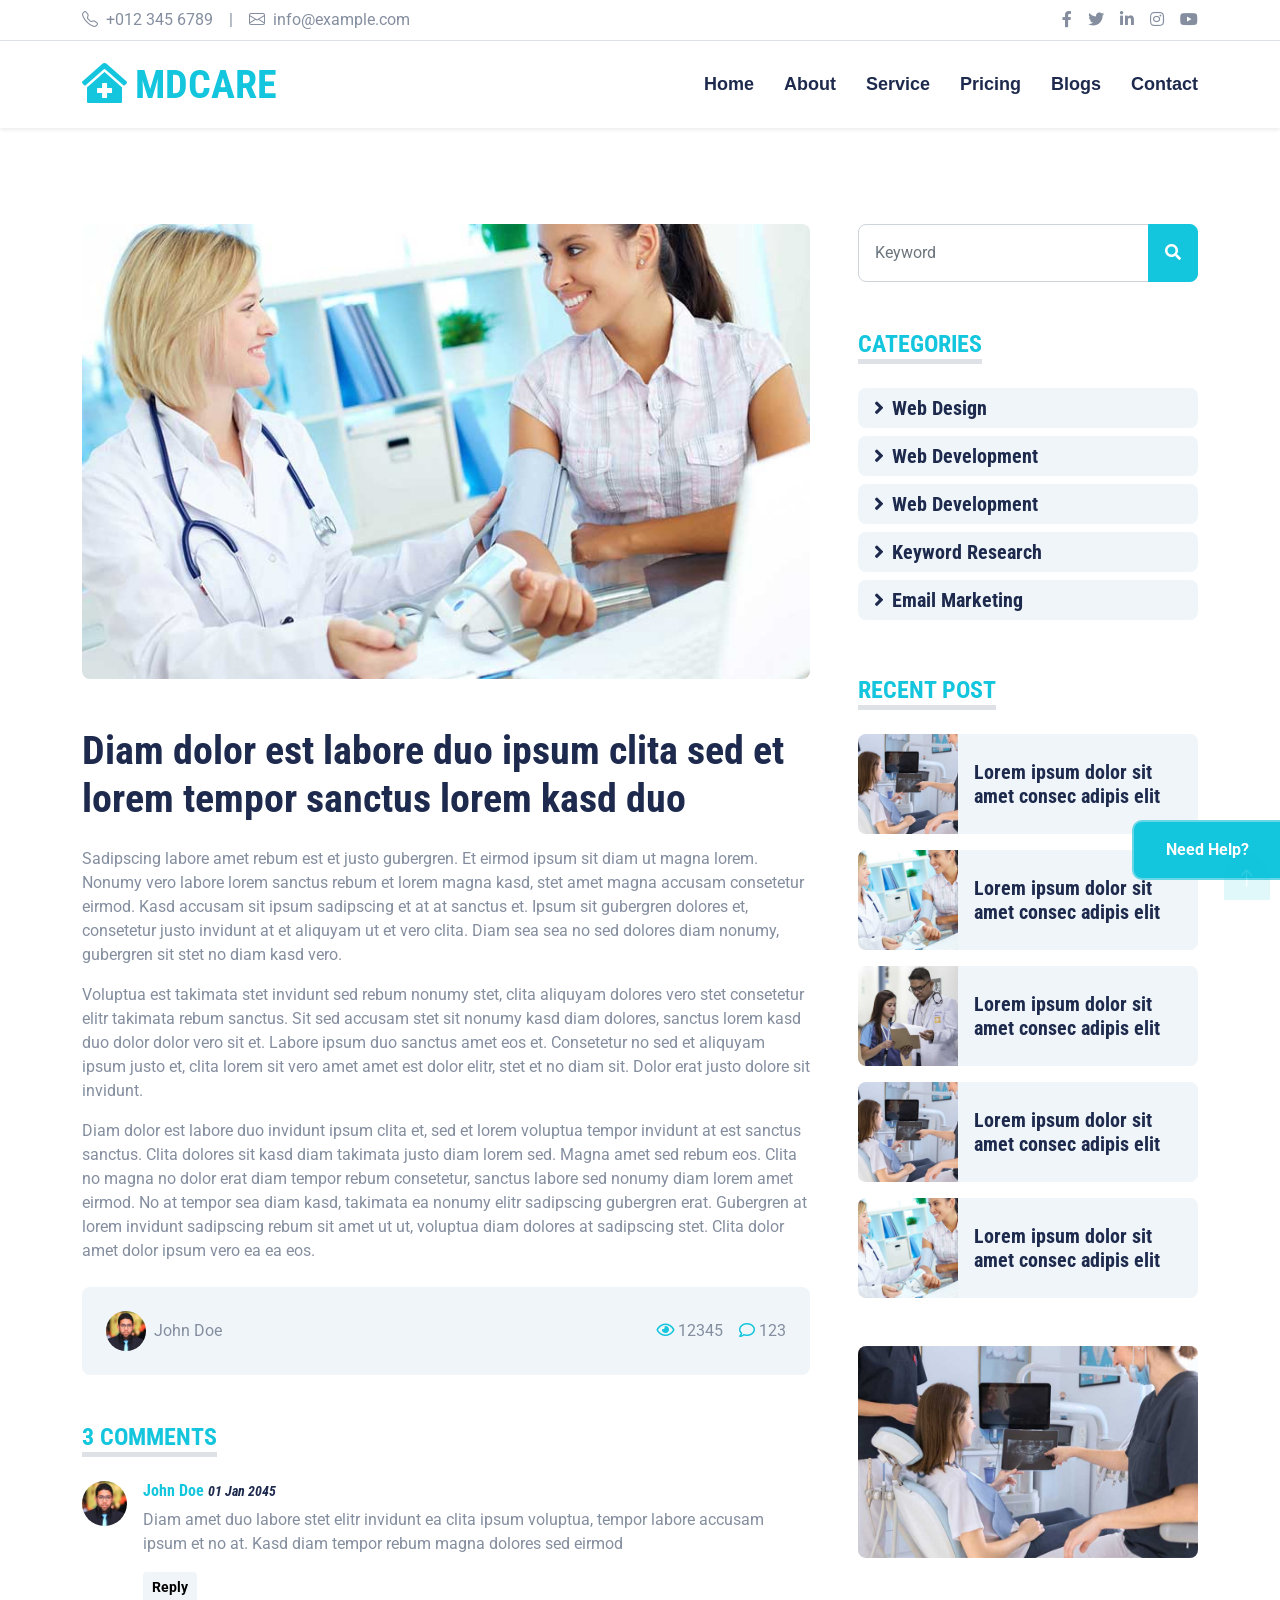
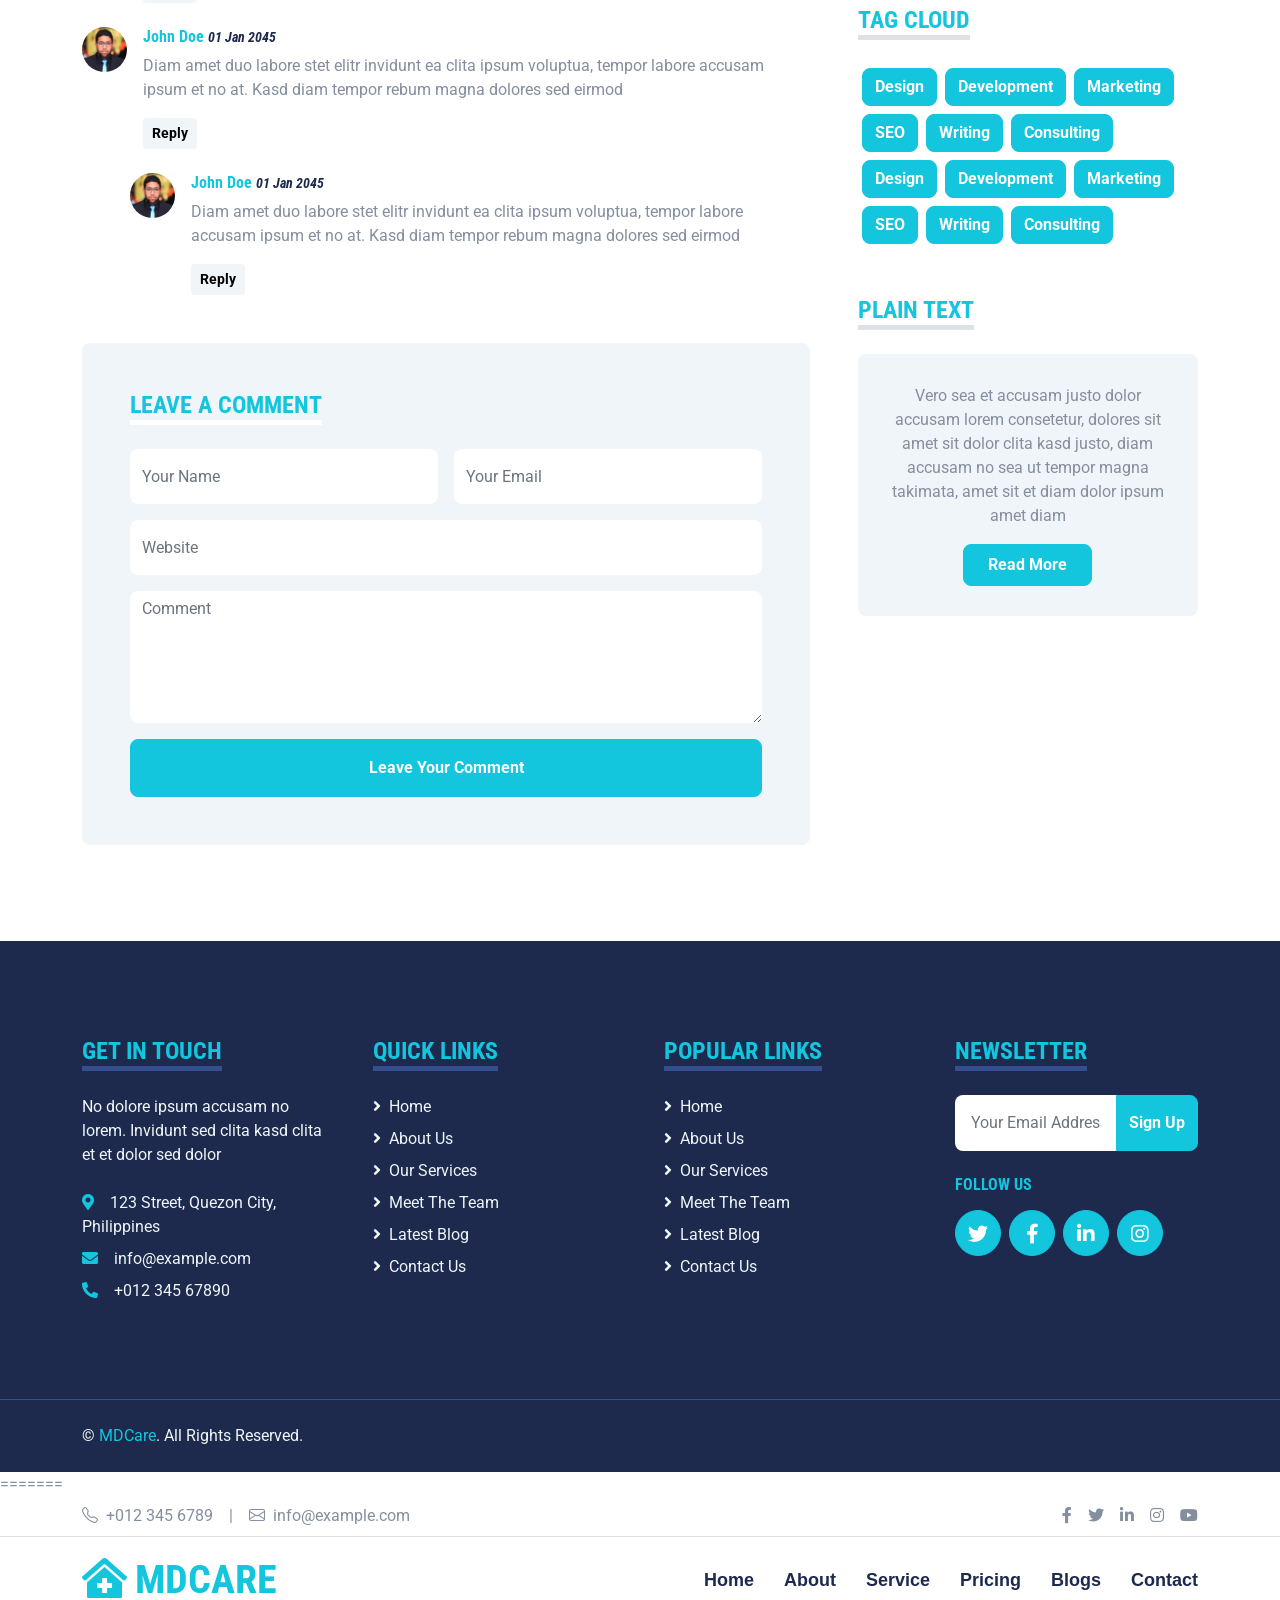
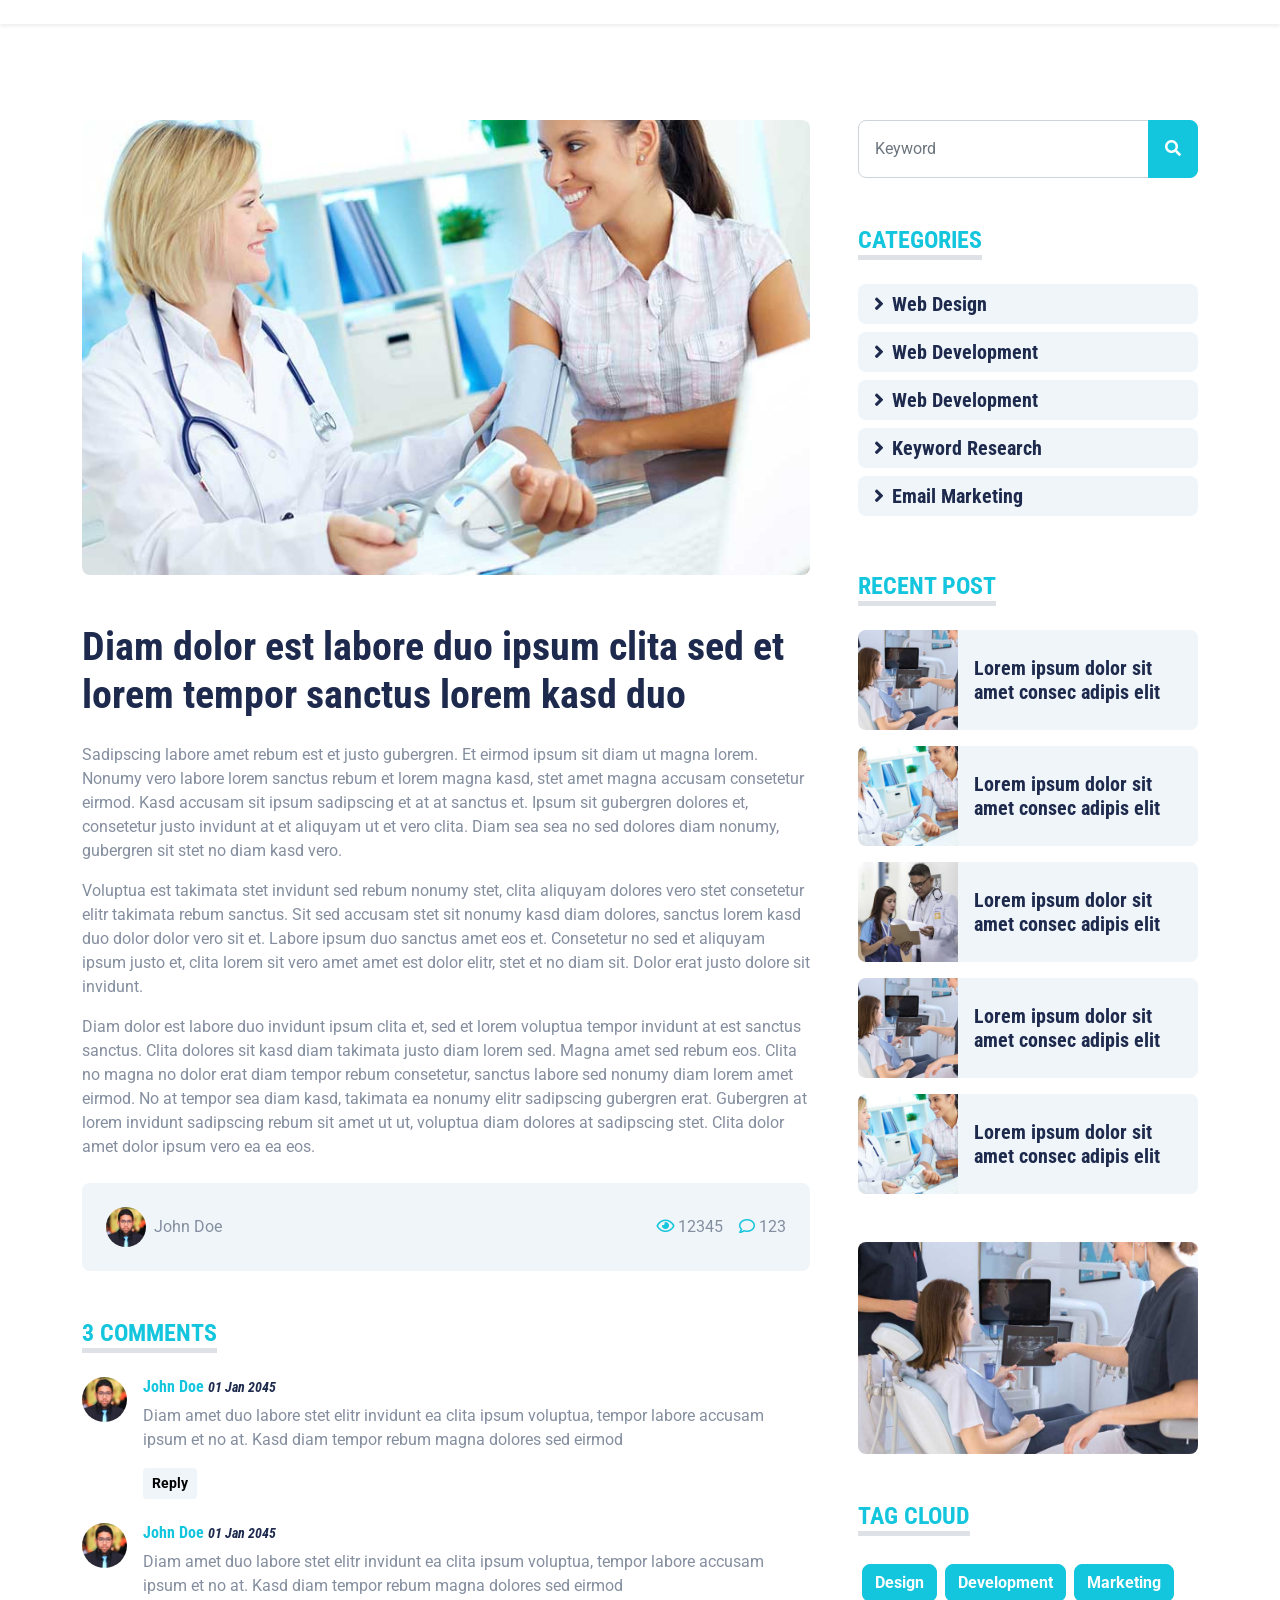
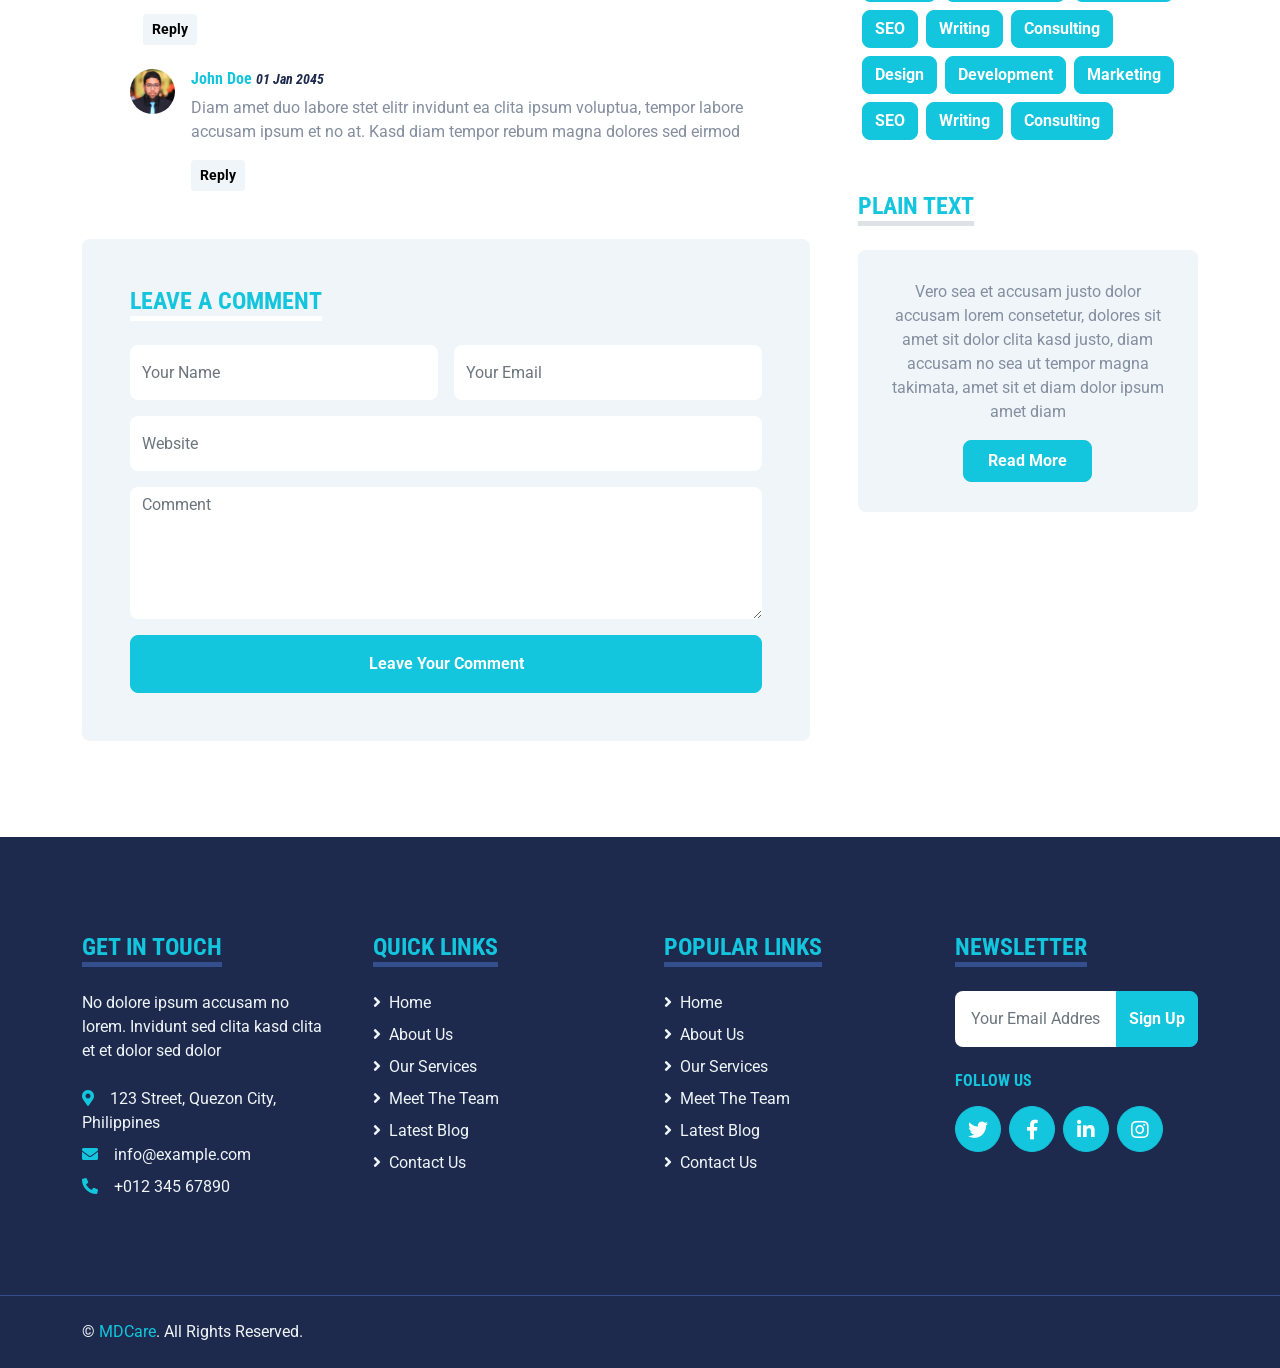
<file: detail.html>
<!DOCTYPE html>
<html lang="en">

<head>
    <meta charset="utf-8">
    <title>MDCare - Blog Details</title>
    <meta content="width=device-width, initial-scale=1.0" name="viewport">
    <link rel="icon" href="img/logo.png" type="image/x-icon"/>

    <!-- Favicon -->
    <link href="img/favicon.ico" rel="icon">

    <!-- Google Web Fonts -->
    <link rel="preconnect" href="https://fonts.gstatic.com">
    <link href="https://fonts.googleapis.com/css2?family=Roboto+Condensed:wght@400;700&family=Roboto:wght@400;700&display=swap" rel="stylesheet">  

    <!-- Icon Font Stylesheet -->
    <link href="https://cdnjs.cloudflare.com/ajax/libs/font-awesome/5.15.0/css/all.min.css" rel="stylesheet">
    <link href="https://cdn.jsdelivr.net/npm/bootstrap-icons@1.4.1/font/bootstrap-icons.css" rel="stylesheet">

    <!-- Libraries Stylesheet -->
    <link href="lib/owlcarousel/assets/owl.carousel.min.css" rel="stylesheet">
    <link href="lib/tempusdominus/css/tempusdominus-bootstrap-4.min.css" rel="stylesheet" />

    <!-- Customized Bootstrap Stylesheet -->
    <link href="css/bootstrap.min.css" rel="stylesheet">

    <!-- Template Stylesheet -->
    <link href="css/style.css" rel="stylesheet">
</head>

<body>
    <!-- Topbar Start -->
    <div class="container-fluid py-2 border-bottom d-none d-lg-block">
        <div class="container">
            <div class="row">
                <div class="col-md-6 text-center text-lg-start mb-2 mb-lg-0">
                    <div class="d-inline-flex align-items-center">
                        <a class="text-decoration-none text-body pe-3" href=""><i class="bi bi-telephone me-2"></i>+012 345 6789</a>
                        <span class="text-body">|</span>
                        <a class="text-decoration-none text-body px-3" href=""><i class="bi bi-envelope me-2"></i>info@example.com</a>
                    </div>
                </div>
                <div class="col-md-6 text-center text-lg-end">
                    <div class="d-inline-flex align-items-center">
                        <a class="text-body px-2" href="https://www.facebook.com/">
                            <i class="fab fa-facebook-f"></i>
                        </a>
                        <a class="text-body px-2" href="https://twitter.com/">
                            <i class="fab fa-twitter"></i>
                        </a>
                        <a class="text-body px-2" href="https://linkedin.com/">
                            <i class="fab fa-linkedin-in"></i>
                        </a>
                        <a class="text-body px-2" href="https://instagram.com/">
                            <i class="fab fa-instagram"></i>
                        </a>
                        <a class="text-body ps-2" href="https://youtube.com/">
                            <i class="fab fa-youtube"></i>
                        </a>
                    </div>
                </div>
            </div>
        </div>
    </div>
    <!-- Topbar End -->


    <!-- Navbar Start -->
    <div class="container-fluid sticky-top bg-white shadow-sm mb-5">
        <div class="container">
            <nav class="navbar navbar-expand-lg bg-white navbar-light py-3 py-lg-0">
                <a href="index.html" class="navbar-brand">
                    <h1 class="m-0 text-uppercase text-primary"><i class="fa fa-clinic-medical me-2"></i>MDCare</h1>
                </a>
                <button class="navbar-toggler" type="button" data-bs-toggle="collapse" data-bs-target="#navbarCollapse">
                    <span class="navbar-toggler-icon"></span>
                </button>
                <div class="collapse navbar-collapse" id="navbarCollapse">
                    <div class="navbar-nav ms-auto py-0">
                        <a href="index.html" class="nav-item nav-link">Home</a>
                        <a href="about.html" class="nav-item nav-link">About</a>
                        <a href="service.html" class="nav-item nav-link">Service</a>
                        <a href="price.html" class="nav-item nav-link">Pricing</a>
                        <a href="blog.html" class="nav-item nav-link">Blogs</a>
                        <a href="contact.html" class="nav-item nav-link">Contact</a>
                    </div>
                </div>
            </nav>
        </div>
    </div>
    <!-- Navbar End -->


    <!-- Blog Start -->
    <div class="container py-5">
        <div class="row g-5">
            <div class="col-lg-8">
                <!-- Blog Detail Start -->
                <div class="mb-5">
                    <img class="img-fluid w-100 rounded mb-5" src="img/blog-2.jpg" alt="">
                    <h1 class="mb-4">Diam dolor est labore duo ipsum clita sed et lorem tempor sanctus lorem kasd duo</h1>
                    <p>Sadipscing labore amet rebum est et justo gubergren. Et eirmod ipsum sit diam ut
                        magna lorem. Nonumy vero labore lorem sanctus rebum et lorem magna kasd, stet
                        amet magna accusam consetetur eirmod. Kasd accusam sit ipsum sadipscing et at at
                        sanctus et. Ipsum sit gubergren dolores et, consetetur justo invidunt at et
                        aliquyam ut et vero clita. Diam sea sea no sed dolores diam nonumy, gubergren
                        sit stet no diam kasd vero.</p>
                    <p>Voluptua est takimata stet invidunt sed rebum nonumy stet, clita aliquyam dolores
                        vero stet consetetur elitr takimata rebum sanctus. Sit sed accusam stet sit
                        nonumy kasd diam dolores, sanctus lorem kasd duo dolor dolor vero sit et. Labore
                        ipsum duo sanctus amet eos et. Consetetur no sed et aliquyam ipsum justo et,
                        clita lorem sit vero amet amet est dolor elitr, stet et no diam sit. Dolor erat
                        justo dolore sit invidunt.</p>
                    <p>Diam dolor est labore duo invidunt ipsum clita et, sed et lorem voluptua tempor
                        invidunt at est sanctus sanctus. Clita dolores sit kasd diam takimata justo diam
                        lorem sed. Magna amet sed rebum eos. Clita no magna no dolor erat diam tempor
                        rebum consetetur, sanctus labore sed nonumy diam lorem amet eirmod. No at tempor
                        sea diam kasd, takimata ea nonumy elitr sadipscing gubergren erat. Gubergren at
                        lorem invidunt sadipscing rebum sit amet ut ut, voluptua diam dolores at
                        sadipscing stet. Clita dolor amet dolor ipsum vero ea ea eos.</p>
                    <div class="d-flex justify-content-between bg-light rounded p-4 mt-4 mb-4">
                        <div class="d-flex align-items-center">
                            <img class="rounded-circle me-2" src="img/user.jpg" width="40" height="40" alt="">
                            <span>John Doe</span>
                        </div>
                        <div class="d-flex align-items-center">
                            <span class="ms-3"><i class="far fa-eye text-primary me-1"></i>12345</span>
                            <span class="ms-3"><i class="far fa-comment text-primary me-1"></i>123</span>
                        </div>
                    </div>
                </div>
                <!-- Blog Detail End -->

                <!-- Comment List Start -->
                <div class="mb-5">
                    <h4 class="d-inline-block text-primary text-uppercase border-bottom border-5 mb-4">3 Comments</h4>
                    <div class="d-flex mb-4">
                        <img src="img/user.jpg" class="img-fluid rounded-circle" style="width: 45px; height: 45px;">
                        <div class="ps-3">
                            <h6><a href="">John Doe</a> <small><i>01 Jan 2045</i></small></h6>
                            <p>Diam amet duo labore stet elitr invidunt ea clita ipsum voluptua, tempor labore
                                accusam ipsum et no at. Kasd diam tempor rebum magna dolores sed eirmod</p>
                            <button class="btn btn-sm btn-light">Reply</button>
                        </div>
                    </div>
                    <div class="d-flex mb-4">
                        <img src="img/user.jpg" class="img-fluid rounded-circle" style="width: 45px; height: 45px;">
                        <div class="ps-3">
                            <h6><a href="">John Doe</a> <small><i>01 Jan 2045</i></small></h6>
                            <p>Diam amet duo labore stet elitr invidunt ea clita ipsum voluptua, tempor labore
                                accusam ipsum et no at. Kasd diam tempor rebum magna dolores sed eirmod</p>
                            <button class="btn btn-sm btn-light">Reply</button>
                        </div>
                    </div>
                    <div class="d-flex ms-5 mb-4">
                        <img src="img/user.jpg" class="img-fluid rounded-circle" style="width: 45px; height: 45px;">
                        <div class="ps-3">
                            <h6><a href="">John Doe</a> <small><i>01 Jan 2045</i></small></h6>
                            <p>Diam amet duo labore stet elitr invidunt ea clita ipsum voluptua, tempor labore
                                accusam ipsum et no at. Kasd diam tempor rebum magna dolores sed eirmod</p>
                            <button class="btn btn-sm btn-light">Reply</button>
                        </div>
                    </div>
                </div>
                <!-- Comment List End -->

                <!-- Comment Form Start -->
                <div class="bg-light rounded p-5">
                    <h4 class="d-inline-block text-primary text-uppercase border-bottom border-5 border-white mb-4">Leave a comment</h4>
                    <form>
                        <div class="row g-3">
                            <div class="col-12 col-sm-6">
                                <input type="text" class="form-control bg-white border-0" placeholder="Your Name" style="height: 55px;">
                            </div>
                            <div class="col-12 col-sm-6">
                                <input type="email" class="form-control bg-white border-0" placeholder="Your Email" style="height: 55px;">
                            </div>
                            <div class="col-12">
                                <input type="text" class="form-control bg-white border-0" placeholder="Website" style="height: 55px;">
                            </div>
                            <div class="col-12">
                                <textarea class="form-control bg-white border-0" rows="5" placeholder="Comment"></textarea>
                            </div>
                            <div class="col-12">
                                <button class="btn btn-primary w-100 py-3" type="submit">Leave Your Comment</button>
                            </div>
                        </div>
                    </form>
                </div>
                <!-- Comment Form End -->
            </div>

            <!-- Sidebar Start -->
            <div class="col-lg-4">
                <!-- Search Form Start -->
                <div class="mb-5">
                    <div class="input-group">
                        <input type="text" class="form-control p-3" placeholder="Keyword">
                        <button class="btn btn-primary px-3"><i class="fa fa-search"></i></button>
                    </div>
                </div>
                <!-- Search Form End -->

                <!-- Category Start -->
                <div class="mb-5">
                    <h4 class="d-inline-block text-primary text-uppercase border-bottom border-5 mb-4">Categories</h4>
                    <div class="d-flex flex-column justify-content-start">
                        <a class="h5 bg-light rounded py-2 px-3 mb-2" href="#"><i class="fa fa-angle-right me-2"></i>Web Design</a>
                        <a class="h5 bg-light rounded py-2 px-3 mb-2" href="#"><i class="fa fa-angle-right me-2"></i>Web Development</a>
                        <a class="h5 bg-light rounded py-2 px-3 mb-2" href="#"><i class="fa fa-angle-right me-2"></i>Web Development</a>
                        <a class="h5 bg-light rounded py-2 px-3 mb-2" href="#"><i class="fa fa-angle-right me-2"></i>Keyword Research</a>
                        <a class="h5 bg-light rounded py-2 px-3 mb-2" href="#"><i class="fa fa-angle-right me-2"></i>Email Marketing</a>
                    </div>
                </div>
                <!-- Category End -->

                <!-- Recent Post Start -->
                <div class="mb-5">
                    <h4 class="d-inline-block text-primary text-uppercase border-bottom border-5 mb-4">Recent Post</h4>
                    <div class="d-flex rounded overflow-hidden mb-3">
                        <img class="img-fluid" src="img/blog-1.jpg" style="width: 100px; height: 100px; object-fit: cover;" alt="">
                        <a href="" class="h5 d-flex align-items-center bg-light px-3 mb-0">Lorem ipsum dolor sit amet consec adipis elit
                        </a>
                    </div>
                    <div class="d-flex rounded overflow-hidden mb-3">
                        <img class="img-fluid" src="img/blog-2.jpg" style="width: 100px; height: 100px; object-fit: cover;" alt="">
                        <a href="" class="h5 d-flex align-items-center bg-light px-3 mb-0">Lorem ipsum dolor sit amet consec adipis elit
                        </a>
                    </div>
                    <div class="d-flex rounded overflow-hidden mb-3">
                        <img class="img-fluid" src="img/blog-3.jpg" style="width: 100px; height: 100px; object-fit: cover;" alt="">
                        <a href="" class="h5 d-flex align-items-center bg-light px-3 mb-0">Lorem ipsum dolor sit amet consec adipis elit
                        </a>
                    </div>
                    <div class="d-flex rounded overflow-hidden mb-3">
                        <img class="img-fluid" src="img/blog-1.jpg" style="width: 100px; height: 100px; object-fit: cover;" alt="">
                        <a href="" class="h5 d-flex align-items-center bg-light px-3 mb-0">Lorem ipsum dolor sit amet consec adipis elit
                        </a>
                    </div>
                    <div class="d-flex rounded overflow-hidden mb-3">
                        <img class="img-fluid" src="img/blog-2.jpg" style="width: 100px; height: 100px; object-fit: cover;" alt="">
                        <a href="" class="h5 d-flex align-items-center bg-light px-3 mb-0">Lorem ipsum dolor sit amet consec adipis elit
                        </a>
                    </div>
                </div>
                <!-- Recent Post End -->

                <!-- Image Start -->
                <div class="mb-5">
                    <img src="img/blog-1.jpg" alt="" class="img-fluid rounded">
                </div>
                <!-- Image End -->

                <!-- Tags Start -->
                <div class="mb-5">
                    <h4 class="d-inline-block text-primary text-uppercase border-bottom border-5 mb-4">Tag Cloud</h4>
                    <div class="d-flex flex-wrap m-n1">
                        <a href="" class="btn btn-primary m-1">Design</a>
                        <a href="" class="btn btn-primary m-1">Development</a>
                        <a href="" class="btn btn-primary m-1">Marketing</a>
                        <a href="" class="btn btn-primary m-1">SEO</a>
                        <a href="" class="btn btn-primary m-1">Writing</a>
                        <a href="" class="btn btn-primary m-1">Consulting</a>
                        <a href="" class="btn btn-primary m-1">Design</a>
                        <a href="" class="btn btn-primary m-1">Development</a>
                        <a href="" class="btn btn-primary m-1">Marketing</a>
                        <a href="" class="btn btn-primary m-1">SEO</a>
                        <a href="" class="btn btn-primary m-1">Writing</a>
                        <a href="" class="btn btn-primary m-1">Consulting</a>
                    </div>
                </div>
                <!-- Tags End -->

                <!-- Plain Text Start -->
                <div>
                    <h4 class="d-inline-block text-primary text-uppercase border-bottom border-5 mb-4">Plain Text</h4>
                    <div class="bg-light rounded text-center" style="padding: 30px;">
                        <p>Vero sea et accusam justo dolor accusam lorem consetetur, dolores sit amet sit dolor clita kasd justo, diam accusam no sea ut tempor magna takimata, amet sit et diam dolor ipsum amet diam</p>
                        <a href="" class="btn btn-primary py-2 px-4">Read More</a>
                    </div>
                </div>
                <!-- Plain Text End -->
            </div>
            <!-- Sidebar End -->
        </div>
    </div>
    <!-- Blog End -->


    <!-- Footer Start -->
    <div class="container-fluid bg-dark text-light mt-5 py-5">
        <div class="container py-5">
            <div class="row g-5">
                <div class="col-lg-3 col-md-6">
                    <h4 class="d-inline-block text-primary text-uppercase border-bottom border-5 border-secondary mb-4">Get In Touch</h4>
                    <p class="mb-4">No dolore ipsum accusam no lorem. Invidunt sed clita kasd clita et et dolor sed dolor</p>
                    <p class="mb-2"><i class="fa fa-map-marker-alt text-primary me-3"></i>123 Street, Quezon City, Philippines</p>
                    <p class="mb-2"><i class="fa fa-envelope text-primary me-3"></i>info@example.com</p>
                    <p class="mb-0"><i class="fa fa-phone-alt text-primary me-3"></i>+012 345 67890</p>
                </div>
                <div class="col-lg-3 col-md-6">
                    <h4 class="d-inline-block text-primary text-uppercase border-bottom border-5 border-secondary mb-4">Quick Links</h4>
                    <div class="d-flex flex-column justify-content-start">
                        <a class="text-light mb-2" href="index.html"><i class="fa fa-angle-right me-2"></i>Home</a>
                        <a class="text-light mb-2" href="about.html"><i class="fa fa-angle-right me-2"></i>About Us</a>
                        <a class="text-light mb-2" href="service.html"><i class="fa fa-angle-right me-2"></i>Our Services</a>
                        <a class="text-light mb-2" href="team.html"><i class="fa fa-angle-right me-2"></i>Meet The Team</a>
                        <a class="text-light mb-2" href="blog.html"><i class="fa fa-angle-right me-2"></i>Latest Blog</a>
                        <a class="text-light" href="contact.html"><i class="fa fa-angle-right me-2"></i>Contact Us</a>
                    </div>
                </div>
                <div class="col-lg-3 col-md-6">
                    <h4 class="d-inline-block text-primary text-uppercase border-bottom border-5 border-secondary mb-4">Popular Links</h4>
                    <div class="d-flex flex-column justify-content-start">
                        <a class="text-light mb-2" href="#"><i class="fa fa-angle-right me-2"></i>Home</a>
                        <a class="text-light mb-2" href="#"><i class="fa fa-angle-right me-2"></i>About Us</a>
                        <a class="text-light mb-2" href="#"><i class="fa fa-angle-right me-2"></i>Our Services</a>
                        <a class="text-light mb-2" href="#"><i class="fa fa-angle-right me-2"></i>Meet The Team</a>
                        <a class="text-light mb-2" href="#"><i class="fa fa-angle-right me-2"></i>Latest Blog</a>
                        <a class="text-light" href="#"><i class="fa fa-angle-right me-2"></i>Contact Us</a>
                    </div>
                </div>
                <div class="col-lg-3 col-md-6">
                    <h4 class="d-inline-block text-primary text-uppercase border-bottom border-5 border-secondary mb-4">Newsletter</h4>
                    <form action="">
                        <div class="input-group">
                            <input type="text" class="form-control p-3 border-0" placeholder="Your Email Address">
                            <button class="btn btn-primary">Sign Up</button>
                        </div>
                    </form>
                    <h6 class="text-primary text-uppercase mt-4 mb-3">Follow Us</h6>
                    <div class="d-flex">
                        <a class="btn btn-lg btn-primary btn-lg-square rounded-circle me-2" href="#"><i class="fab fa-twitter"></i></a>
                        <a class="btn btn-lg btn-primary btn-lg-square rounded-circle me-2" href="#"><i class="fab fa-facebook-f"></i></a>
                        <a class="btn btn-lg btn-primary btn-lg-square rounded-circle me-2" href="#"><i class="fab fa-linkedin-in"></i></a>
                        <a class="btn btn-lg btn-primary btn-lg-square rounded-circle" href="#"><i class="fab fa-instagram"></i></a>
                    </div>
                </div>
            </div>
        </div>
    </div>
    <div class="container-fluid bg-dark text-light border-top border-secondary py-4">
        <div class="container">
            <div class="row g-5">
                <div class="col-md-6 text-center text-md-start">
                    <p class="mb-md-0">&copy; <a class="text-primary" href="#">MDCare</a>. All Rights Reserved.</p>
                </div>
            </div>
        </div>
    </div>
    <!-- Footer End -->


    <!-- Back to Top -->
    <a href="#" class="btn btn-lg btn-primary btn-lg-square back-to-top"><i class="bi bi-arrow-up"></i></a>


    <!-- JavaScript Libraries -->
    <script src="https://code.jquery.com/jquery-3.4.1.min.js"></script>
    <script src="https://cdn.jsdelivr.net/npm/bootstrap@5.0.0/dist/js/bootstrap.bundle.min.js"></script>
    <script src="lib/easing/easing.min.js"></script>
    <script src="lib/waypoints/waypoints.min.js"></script>
    <script src="lib/owlcarousel/owl.carousel.min.js"></script>
    <script src="lib/tempusdominus/js/moment.min.js"></script>
    <script src="lib/tempusdominus/js/moment-timezone.min.js"></script>
    <script src="lib/tempusdominus/js/tempusdominus-bootstrap-4.min.js"></script>

    <!-- Template Javascript -->
    <script src="js/main.js"></script>
</body>

=======
<!DOCTYPE html>
<html lang="en">

<head>
    <meta charset="utf-8">
    <title>MDCare - Blog Details</title>
    <meta content="width=device-width, initial-scale=1.0" name="viewport">
    <link rel="icon" href="img/logo.png" type="image/x-icon"/>

    <!-- Favicon -->
    <link href="img/favicon.ico" rel="icon">

    <!-- Google Web Fonts -->
    <link rel="preconnect" href="https://fonts.gstatic.com">
    <link href="https://fonts.googleapis.com/css2?family=Roboto+Condensed:wght@400;700&family=Roboto:wght@400;700&display=swap" rel="stylesheet">  

    <!-- Icon Font Stylesheet -->
    <link href="https://cdnjs.cloudflare.com/ajax/libs/font-awesome/5.15.0/css/all.min.css" rel="stylesheet">
    <link href="https://cdn.jsdelivr.net/npm/bootstrap-icons@1.4.1/font/bootstrap-icons.css" rel="stylesheet">

    <!-- Libraries Stylesheet -->
    <link href="lib/owlcarousel/assets/owl.carousel.min.css" rel="stylesheet">
    <link href="lib/tempusdominus/css/tempusdominus-bootstrap-4.min.css" rel="stylesheet" />

    <!-- Customized Bootstrap Stylesheet -->
    <link href="css/bootstrap.min.css" rel="stylesheet">

    <!-- Template Stylesheet -->
    <link href="css/style.css" rel="stylesheet">
</head>

<body>
    <!-- Topbar Start -->
    <div class="container-fluid py-2 border-bottom d-none d-lg-block">
        <div class="container">
            <div class="row">
                <div class="col-md-6 text-center text-lg-start mb-2 mb-lg-0">
                    <div class="d-inline-flex align-items-center">
                        <a class="text-decoration-none text-body pe-3" href=""><i class="bi bi-telephone me-2"></i>+012 345 6789</a>
                        <span class="text-body">|</span>
                        <a class="text-decoration-none text-body px-3" href=""><i class="bi bi-envelope me-2"></i>info@example.com</a>
                    </div>
                </div>
                <div class="col-md-6 text-center text-lg-end">
                    <div class="d-inline-flex align-items-center">
                        <a class="text-body px-2" href="https://www.facebook.com/">
                            <i class="fab fa-facebook-f"></i>
                        </a>
                        <a class="text-body px-2" href="https://twitter.com/">
                            <i class="fab fa-twitter"></i>
                        </a>
                        <a class="text-body px-2" href="https://linkedin.com/">
                            <i class="fab fa-linkedin-in"></i>
                        </a>
                        <a class="text-body px-2" href="https://instagram.com/">
                            <i class="fab fa-instagram"></i>
                        </a>
                        <a class="text-body ps-2" href="https://youtube.com/">
                            <i class="fab fa-youtube"></i>
                        </a>
                    </div>
                </div>
            </div>
        </div>
    </div>
    <!-- Topbar End -->


    <!-- Navbar Start -->
    <div class="container-fluid sticky-top bg-white shadow-sm mb-5">
        <div class="container">
            <nav class="navbar navbar-expand-lg bg-white navbar-light py-3 py-lg-0">
                <a href="index.html" class="navbar-brand">
                    <h1 class="m-0 text-uppercase text-primary"><i class="fa fa-clinic-medical me-2"></i>MDCare</h1>
                </a>
                <button class="navbar-toggler" type="button" data-bs-toggle="collapse" data-bs-target="#navbarCollapse">
                    <span class="navbar-toggler-icon"></span>
                </button>
                <div class="collapse navbar-collapse" id="navbarCollapse">
                    <div class="navbar-nav ms-auto py-0">
                        <a href="index.html" class="nav-item nav-link">Home</a>
                        <a href="about.html" class="nav-item nav-link">About</a>
                        <a href="service.html" class="nav-item nav-link">Service</a>
                        <a href="price.html" class="nav-item nav-link">Pricing</a>
                        <a href="blog.html" class="nav-item nav-link">Blogs</a>
                        <a href="contact.html" class="nav-item nav-link">Contact</a>
                    </div>
                </div>
            </nav>
        </div>
    </div>
    <!-- Navbar End -->


    <!-- Blog Start -->
    <div class="container py-5">
        <div class="row g-5">
            <div class="col-lg-8">
                <!-- Blog Detail Start -->
                <div class="mb-5">
                    <img class="img-fluid w-100 rounded mb-5" src="img/blog-2.jpg" alt="">
                    <h1 class="mb-4">Diam dolor est labore duo ipsum clita sed et lorem tempor sanctus lorem kasd duo</h1>
                    <p>Sadipscing labore amet rebum est et justo gubergren. Et eirmod ipsum sit diam ut
                        magna lorem. Nonumy vero labore lorem sanctus rebum et lorem magna kasd, stet
                        amet magna accusam consetetur eirmod. Kasd accusam sit ipsum sadipscing et at at
                        sanctus et. Ipsum sit gubergren dolores et, consetetur justo invidunt at et
                        aliquyam ut et vero clita. Diam sea sea no sed dolores diam nonumy, gubergren
                        sit stet no diam kasd vero.</p>
                    <p>Voluptua est takimata stet invidunt sed rebum nonumy stet, clita aliquyam dolores
                        vero stet consetetur elitr takimata rebum sanctus. Sit sed accusam stet sit
                        nonumy kasd diam dolores, sanctus lorem kasd duo dolor dolor vero sit et. Labore
                        ipsum duo sanctus amet eos et. Consetetur no sed et aliquyam ipsum justo et,
                        clita lorem sit vero amet amet est dolor elitr, stet et no diam sit. Dolor erat
                        justo dolore sit invidunt.</p>
                    <p>Diam dolor est labore duo invidunt ipsum clita et, sed et lorem voluptua tempor
                        invidunt at est sanctus sanctus. Clita dolores sit kasd diam takimata justo diam
                        lorem sed. Magna amet sed rebum eos. Clita no magna no dolor erat diam tempor
                        rebum consetetur, sanctus labore sed nonumy diam lorem amet eirmod. No at tempor
                        sea diam kasd, takimata ea nonumy elitr sadipscing gubergren erat. Gubergren at
                        lorem invidunt sadipscing rebum sit amet ut ut, voluptua diam dolores at
                        sadipscing stet. Clita dolor amet dolor ipsum vero ea ea eos.</p>
                    <div class="d-flex justify-content-between bg-light rounded p-4 mt-4 mb-4">
                        <div class="d-flex align-items-center">
                            <img class="rounded-circle me-2" src="img/user.jpg" width="40" height="40" alt="">
                            <span>John Doe</span>
                        </div>
                        <div class="d-flex align-items-center">
                            <span class="ms-3"><i class="far fa-eye text-primary me-1"></i>12345</span>
                            <span class="ms-3"><i class="far fa-comment text-primary me-1"></i>123</span>
                        </div>
                    </div>
                </div>
                <!-- Blog Detail End -->

                <!-- Comment List Start -->
                <div class="mb-5">
                    <h4 class="d-inline-block text-primary text-uppercase border-bottom border-5 mb-4">3 Comments</h4>
                    <div class="d-flex mb-4">
                        <img src="img/user.jpg" class="img-fluid rounded-circle" style="width: 45px; height: 45px;">
                        <div class="ps-3">
                            <h6><a href="">John Doe</a> <small><i>01 Jan 2045</i></small></h6>
                            <p>Diam amet duo labore stet elitr invidunt ea clita ipsum voluptua, tempor labore
                                accusam ipsum et no at. Kasd diam tempor rebum magna dolores sed eirmod</p>
                            <button class="btn btn-sm btn-light">Reply</button>
                        </div>
                    </div>
                    <div class="d-flex mb-4">
                        <img src="img/user.jpg" class="img-fluid rounded-circle" style="width: 45px; height: 45px;">
                        <div class="ps-3">
                            <h6><a href="">John Doe</a> <small><i>01 Jan 2045</i></small></h6>
                            <p>Diam amet duo labore stet elitr invidunt ea clita ipsum voluptua, tempor labore
                                accusam ipsum et no at. Kasd diam tempor rebum magna dolores sed eirmod</p>
                            <button class="btn btn-sm btn-light">Reply</button>
                        </div>
                    </div>
                    <div class="d-flex ms-5 mb-4">
                        <img src="img/user.jpg" class="img-fluid rounded-circle" style="width: 45px; height: 45px;">
                        <div class="ps-3">
                            <h6><a href="">John Doe</a> <small><i>01 Jan 2045</i></small></h6>
                            <p>Diam amet duo labore stet elitr invidunt ea clita ipsum voluptua, tempor labore
                                accusam ipsum et no at. Kasd diam tempor rebum magna dolores sed eirmod</p>
                            <button class="btn btn-sm btn-light">Reply</button>
                        </div>
                    </div>
                </div>
                <!-- Comment List End -->

                <!-- Comment Form Start -->
                <div class="bg-light rounded p-5">
                    <h4 class="d-inline-block text-primary text-uppercase border-bottom border-5 border-white mb-4">Leave a comment</h4>
                    <form>
                        <div class="row g-3">
                            <div class="col-12 col-sm-6">
                                <input type="text" class="form-control bg-white border-0" placeholder="Your Name" style="height: 55px;">
                            </div>
                            <div class="col-12 col-sm-6">
                                <input type="email" class="form-control bg-white border-0" placeholder="Your Email" style="height: 55px;">
                            </div>
                            <div class="col-12">
                                <input type="text" class="form-control bg-white border-0" placeholder="Website" style="height: 55px;">
                            </div>
                            <div class="col-12">
                                <textarea class="form-control bg-white border-0" rows="5" placeholder="Comment"></textarea>
                            </div>
                            <div class="col-12">
                                <button class="btn btn-primary w-100 py-3" type="submit">Leave Your Comment</button>
                            </div>
                        </div>
                    </form>
                </div>
                <!-- Comment Form End -->
            </div>

            <!-- Sidebar Start -->
            <div class="col-lg-4">
                <!-- Search Form Start -->
                <div class="mb-5">
                    <div class="input-group">
                        <input type="text" class="form-control p-3" placeholder="Keyword">
                        <button class="btn btn-primary px-3"><i class="fa fa-search"></i></button>
                    </div>
                </div>
                <!-- Search Form End -->

                <!-- Category Start -->
                <div class="mb-5">
                    <h4 class="d-inline-block text-primary text-uppercase border-bottom border-5 mb-4">Categories</h4>
                    <div class="d-flex flex-column justify-content-start">
                        <a class="h5 bg-light rounded py-2 px-3 mb-2" href="#"><i class="fa fa-angle-right me-2"></i>Web Design</a>
                        <a class="h5 bg-light rounded py-2 px-3 mb-2" href="#"><i class="fa fa-angle-right me-2"></i>Web Development</a>
                        <a class="h5 bg-light rounded py-2 px-3 mb-2" href="#"><i class="fa fa-angle-right me-2"></i>Web Development</a>
                        <a class="h5 bg-light rounded py-2 px-3 mb-2" href="#"><i class="fa fa-angle-right me-2"></i>Keyword Research</a>
                        <a class="h5 bg-light rounded py-2 px-3 mb-2" href="#"><i class="fa fa-angle-right me-2"></i>Email Marketing</a>
                    </div>
                </div>
                <!-- Category End -->

                <!-- Recent Post Start -->
                <div class="mb-5">
                    <h4 class="d-inline-block text-primary text-uppercase border-bottom border-5 mb-4">Recent Post</h4>
                    <div class="d-flex rounded overflow-hidden mb-3">
                        <img class="img-fluid" src="img/blog-1.jpg" style="width: 100px; height: 100px; object-fit: cover;" alt="">
                        <a href="" class="h5 d-flex align-items-center bg-light px-3 mb-0">Lorem ipsum dolor sit amet consec adipis elit
                        </a>
                    </div>
                    <div class="d-flex rounded overflow-hidden mb-3">
                        <img class="img-fluid" src="img/blog-2.jpg" style="width: 100px; height: 100px; object-fit: cover;" alt="">
                        <a href="" class="h5 d-flex align-items-center bg-light px-3 mb-0">Lorem ipsum dolor sit amet consec adipis elit
                        </a>
                    </div>
                    <div class="d-flex rounded overflow-hidden mb-3">
                        <img class="img-fluid" src="img/blog-3.jpg" style="width: 100px; height: 100px; object-fit: cover;" alt="">
                        <a href="" class="h5 d-flex align-items-center bg-light px-3 mb-0">Lorem ipsum dolor sit amet consec adipis elit
                        </a>
                    </div>
                    <div class="d-flex rounded overflow-hidden mb-3">
                        <img class="img-fluid" src="img/blog-1.jpg" style="width: 100px; height: 100px; object-fit: cover;" alt="">
                        <a href="" class="h5 d-flex align-items-center bg-light px-3 mb-0">Lorem ipsum dolor sit amet consec adipis elit
                        </a>
                    </div>
                    <div class="d-flex rounded overflow-hidden mb-3">
                        <img class="img-fluid" src="img/blog-2.jpg" style="width: 100px; height: 100px; object-fit: cover;" alt="">
                        <a href="" class="h5 d-flex align-items-center bg-light px-3 mb-0">Lorem ipsum dolor sit amet consec adipis elit
                        </a>
                    </div>
                </div>
                <!-- Recent Post End -->

                <!-- Image Start -->
                <div class="mb-5">
                    <img src="img/blog-1.jpg" alt="" class="img-fluid rounded">
                </div>
                <!-- Image End -->

                <!-- Tags Start -->
                <div class="mb-5">
                    <h4 class="d-inline-block text-primary text-uppercase border-bottom border-5 mb-4">Tag Cloud</h4>
                    <div class="d-flex flex-wrap m-n1">
                        <a href="" class="btn btn-primary m-1">Design</a>
                        <a href="" class="btn btn-primary m-1">Development</a>
                        <a href="" class="btn btn-primary m-1">Marketing</a>
                        <a href="" class="btn btn-primary m-1">SEO</a>
                        <a href="" class="btn btn-primary m-1">Writing</a>
                        <a href="" class="btn btn-primary m-1">Consulting</a>
                        <a href="" class="btn btn-primary m-1">Design</a>
                        <a href="" class="btn btn-primary m-1">Development</a>
                        <a href="" class="btn btn-primary m-1">Marketing</a>
                        <a href="" class="btn btn-primary m-1">SEO</a>
                        <a href="" class="btn btn-primary m-1">Writing</a>
                        <a href="" class="btn btn-primary m-1">Consulting</a>
                    </div>
                </div>
                <!-- Tags End -->

                <!-- Plain Text Start -->
                <div>
                    <h4 class="d-inline-block text-primary text-uppercase border-bottom border-5 mb-4">Plain Text</h4>
                    <div class="bg-light rounded text-center" style="padding: 30px;">
                        <p>Vero sea et accusam justo dolor accusam lorem consetetur, dolores sit amet sit dolor clita kasd justo, diam accusam no sea ut tempor magna takimata, amet sit et diam dolor ipsum amet diam</p>
                        <a href="" class="btn btn-primary py-2 px-4">Read More</a>
                    </div>
                </div>
                <!-- Plain Text End -->
            </div>
            <!-- Sidebar End -->
        </div>
    </div>
    <!-- Blog End -->


    <!-- Footer Start -->
    <div class="container-fluid bg-dark text-light mt-5 py-5">
        <div class="container py-5">
            <div class="row g-5">
                <div class="col-lg-3 col-md-6">
                    <h4 class="d-inline-block text-primary text-uppercase border-bottom border-5 border-secondary mb-4">Get In Touch</h4>
                    <p class="mb-4">No dolore ipsum accusam no lorem. Invidunt sed clita kasd clita et et dolor sed dolor</p>
                    <p class="mb-2"><i class="fa fa-map-marker-alt text-primary me-3"></i>123 Street, Quezon City, Philippines</p>
                    <p class="mb-2"><i class="fa fa-envelope text-primary me-3"></i>info@example.com</p>
                    <p class="mb-0"><i class="fa fa-phone-alt text-primary me-3"></i>+012 345 67890</p>
                </div>
                <div class="col-lg-3 col-md-6">
                    <h4 class="d-inline-block text-primary text-uppercase border-bottom border-5 border-secondary mb-4">Quick Links</h4>
                    <div class="d-flex flex-column justify-content-start">
                        <a class="text-light mb-2" href="index.html"><i class="fa fa-angle-right me-2"></i>Home</a>
                        <a class="text-light mb-2" href="about.html"><i class="fa fa-angle-right me-2"></i>About Us</a>
                        <a class="text-light mb-2" href="service.html"><i class="fa fa-angle-right me-2"></i>Our Services</a>
                        <a class="text-light mb-2" href="team.html"><i class="fa fa-angle-right me-2"></i>Meet The Team</a>
                        <a class="text-light mb-2" href="blog.html"><i class="fa fa-angle-right me-2"></i>Latest Blog</a>
                        <a class="text-light" href="contact.html"><i class="fa fa-angle-right me-2"></i>Contact Us</a>
                    </div>
                </div>
                <div class="col-lg-3 col-md-6">
                    <h4 class="d-inline-block text-primary text-uppercase border-bottom border-5 border-secondary mb-4">Popular Links</h4>
                    <div class="d-flex flex-column justify-content-start">
                        <a class="text-light mb-2" href="#"><i class="fa fa-angle-right me-2"></i>Home</a>
                        <a class="text-light mb-2" href="#"><i class="fa fa-angle-right me-2"></i>About Us</a>
                        <a class="text-light mb-2" href="#"><i class="fa fa-angle-right me-2"></i>Our Services</a>
                        <a class="text-light mb-2" href="#"><i class="fa fa-angle-right me-2"></i>Meet The Team</a>
                        <a class="text-light mb-2" href="#"><i class="fa fa-angle-right me-2"></i>Latest Blog</a>
                        <a class="text-light" href="#"><i class="fa fa-angle-right me-2"></i>Contact Us</a>
                    </div>
                </div>
                <div class="col-lg-3 col-md-6">
                    <h4 class="d-inline-block text-primary text-uppercase border-bottom border-5 border-secondary mb-4">Newsletter</h4>
                    <form action="">
                        <div class="input-group">
                            <input type="text" class="form-control p-3 border-0" placeholder="Your Email Address">
                            <button class="btn btn-primary">Sign Up</button>
                        </div>
                    </form>
                    <h6 class="text-primary text-uppercase mt-4 mb-3">Follow Us</h6>
                    <div class="d-flex">
                        <a class="btn btn-lg btn-primary btn-lg-square rounded-circle me-2" href="#"><i class="fab fa-twitter"></i></a>
                        <a class="btn btn-lg btn-primary btn-lg-square rounded-circle me-2" href="#"><i class="fab fa-facebook-f"></i></a>
                        <a class="btn btn-lg btn-primary btn-lg-square rounded-circle me-2" href="#"><i class="fab fa-linkedin-in"></i></a>
                        <a class="btn btn-lg btn-primary btn-lg-square rounded-circle" href="#"><i class="fab fa-instagram"></i></a>
                    </div>
                </div>
            </div>
        </div>
    </div>
    <div class="container-fluid bg-dark text-light border-top border-secondary py-4">
        <div class="container">
            <div class="row g-5">
                <div class="col-md-6 text-center text-md-start">
                    <p class="mb-md-0">&copy; <a class="text-primary" href="#">MDCare</a>. All Rights Reserved.</p>
                </div>
            </div>
        </div>
    </div>
    <!-- Footer End -->

    <!-- Chatbox-->
    <div>
        <button class="open-button " onclick="openForm()">Need Help?</button>
    
        <div class="chat-popup" id="myForm">
            <form action="/action_page.php" class="form-container">
            <img src="img/nurse.png" alt="" height="100px">
    
            <label for="msg"><b>Nurse (Online)</b></label>
            
            <div class="chathistory">
                <p>Hello. How are you today?</p>
                <span class="time-right"><small>11:00</small></span>
            </div>
              
            <div class="chathistory darker">
                <p>Hey! I'm fine. Thanks for asking!</p>
                <span class="time-left"><small>11:01</small></span>
            </div>
    
            <textarea placeholder="Type message.." name="msg" required></textarea>
    
            <button type="reset" class="btn">Send</button>
            <button type="button" class="btn cancel" onclick="closeForm()">Close</button>
            </form>
        </div>
        </div>
    

    <!-- JavaScript Libraries -->
    <script src="https://code.jquery.com/jquery-3.4.1.min.js"></script>
    <script src="https://cdn.jsdelivr.net/npm/bootstrap@5.0.0/dist/js/bootstrap.bundle.min.js"></script>
    <script src="lib/easing/easing.min.js"></script>
    <script src="lib/waypoints/waypoints.min.js"></script>
    <script src="lib/owlcarousel/owl.carousel.min.js"></script>
    <script src="lib/tempusdominus/js/moment.min.js"></script>
    <script src="lib/tempusdominus/js/moment-timezone.min.js"></script>
    <script src="lib/tempusdominus/js/tempusdominus-bootstrap-4.min.js"></script>

    <!-- Template Javascript -->
    <script src="js/main.js"></script>
</body>

</html>
</file>
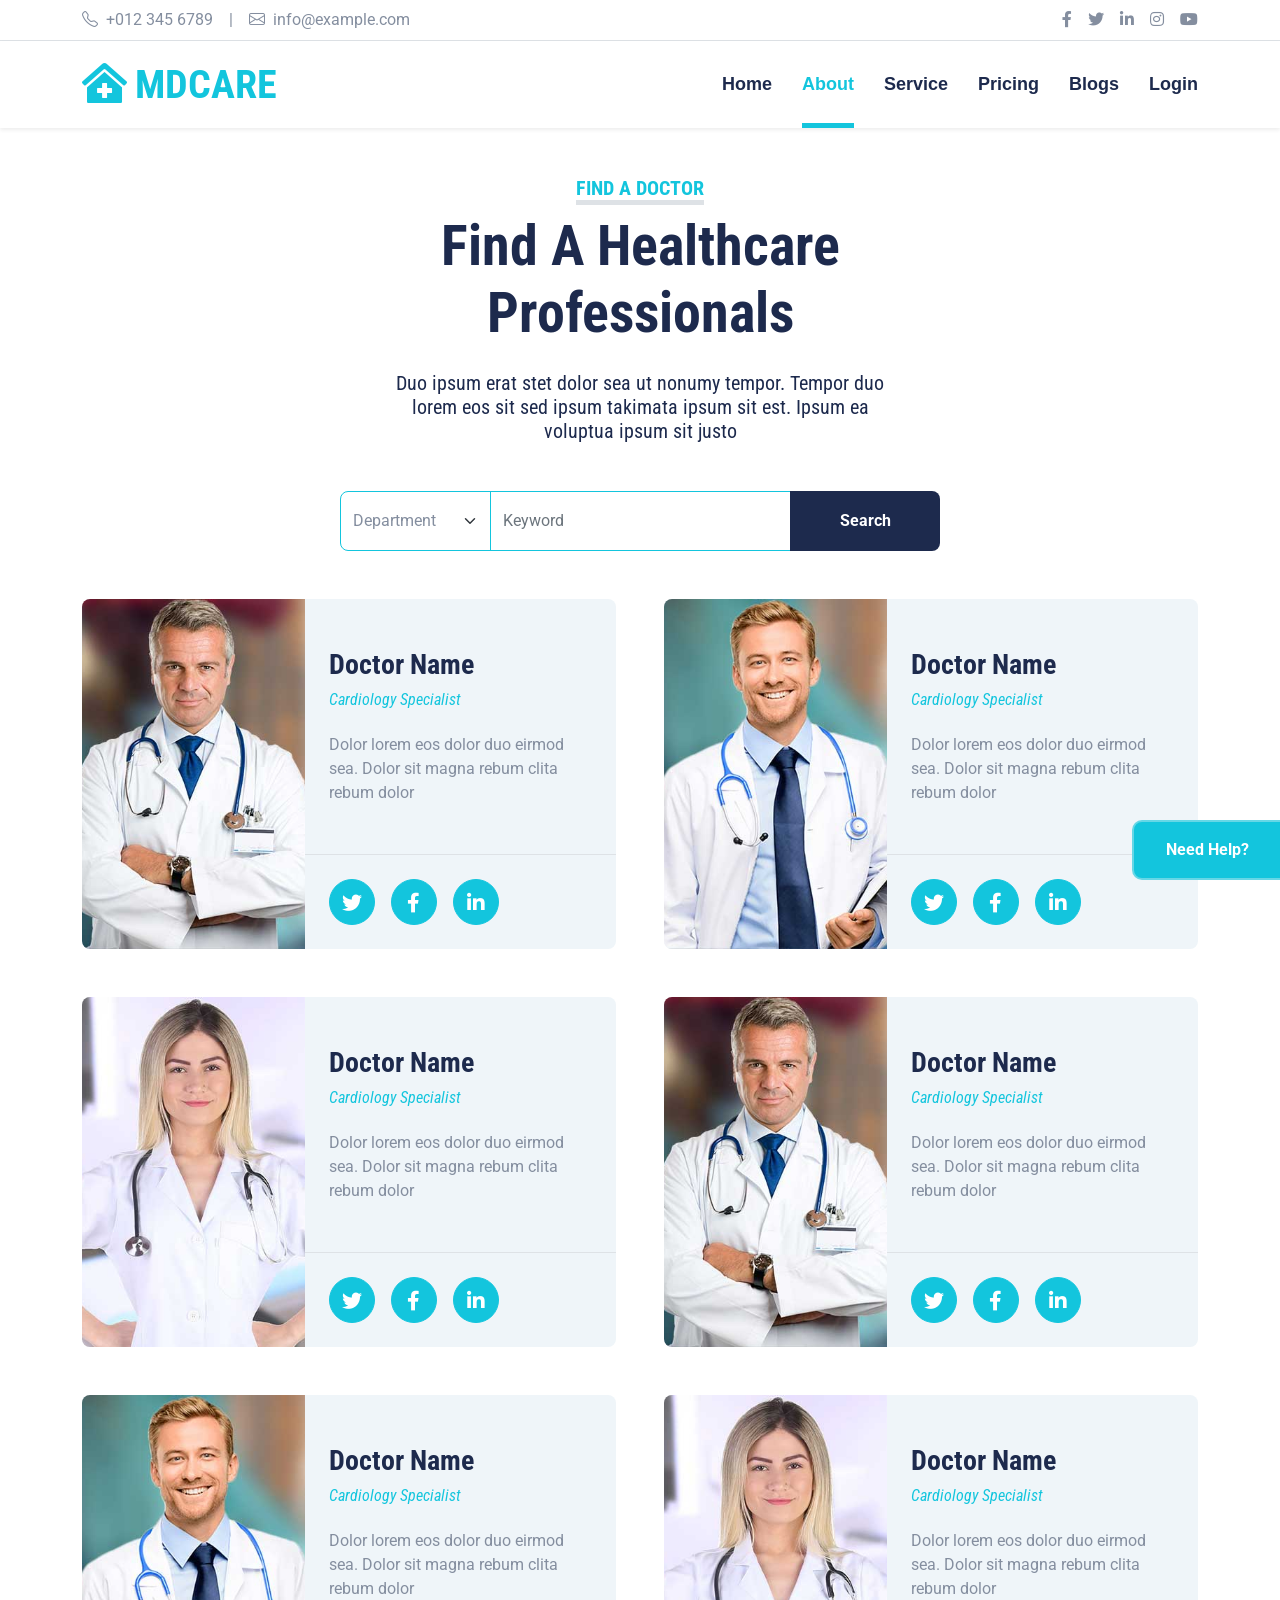
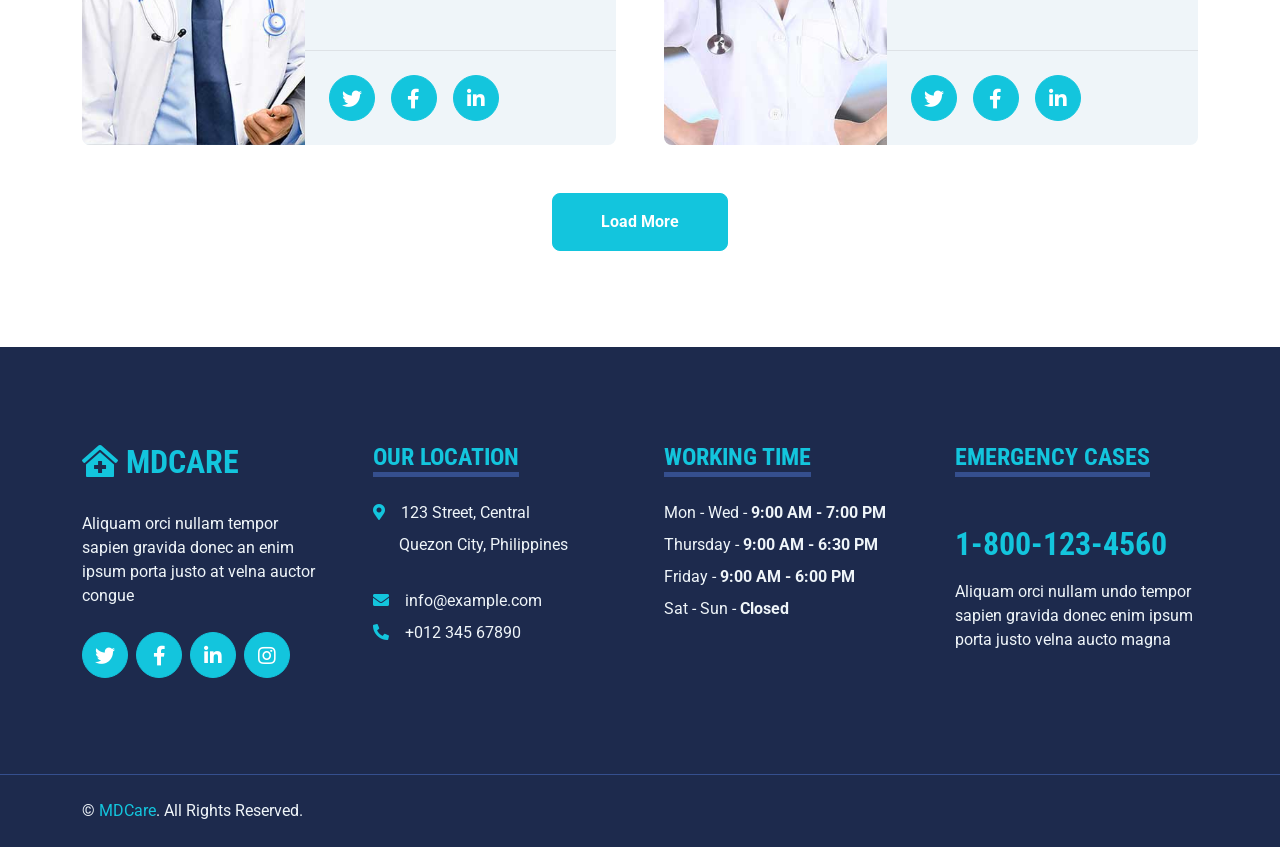
<file: doctors.html>
<!DOCTYPE html>
<html lang="en">

<head>
    <meta charset="utf-8">
    <title>MDCare - Meet Our Doctors</title>
    <meta content="width=device-width, initial-scale=1.0" name="viewport">
    <link rel="icon" href="img/logo.png" />

    <!-- Favicon -->
    <link href="img/favicon.ico" rel="icon">

    <!-- Google Web Fonts -->
    <link rel="preconnect" href="https://fonts.gstatic.com">
    <link href="https://fonts.googleapis.com/css2?family=Roboto+Condensed:wght@400;700&family=Roboto:wght@400;700&display=swap" rel="stylesheet">  

    <!-- Icon Font Stylesheet -->
    <link href="https://cdnjs.cloudflare.com/ajax/libs/font-awesome/5.15.0/css/all.min.css" rel="stylesheet">
    <link href="https://cdn.jsdelivr.net/npm/bootstrap-icons@1.4.1/font/bootstrap-icons.css" rel="stylesheet">

    <!-- Libraries Stylesheet -->
    <link href="lib/owlcarousel/assets/owl.carousel.min.css" rel="stylesheet">
    <link href="lib/tempusdominus/css/tempusdominus-bootstrap-4.min.css" rel="stylesheet" />

    <!-- Customized Bootstrap Stylesheet -->
    <link href="css/bootstrap.min.css" rel="stylesheet">
    <link href="assets/bundles/bootstrap-social/bootstrap-social.css" rel="stylesheet">

    <!-- Template Stylesheet -->
    <link href="css/style.css" rel="stylesheet">

    <script src="https://code.jquery.com/jquery-3.5.1.min.js"></script>
    <script src="https://cdn.jsdelivr.net/npm/popper.js@1.16.0/dist/umd/popper.min.js"></script>
    <script src="https://stackpath.bootstrapcdn.com/bootstrap/4.5.0/js/bootstrap.min.js"></script>
</head>

<body>
    <!-- Topbar Start -->
    <div class="container-fluid py-2 border-bottom d-none d-lg-block">
        <div class="container">
            <div class="row">
                <div class="col-md-6 text-center text-lg-start mb-2 mb-lg-0">
                    <div class="d-inline-flex align-items-center">
                        <a class="text-decoration-none text-body pe-3" href=""><i class="bi bi-telephone me-2"></i>+012 345 6789</a>
                        <span class="text-body">|</span>
                        <a class="text-decoration-none text-body px-3" href=""><i class="bi bi-envelope me-2"></i>info@example.com</a>
                    </div>
                </div>
                <div class="col-md-6 text-center text-lg-end">
                    <div class="d-inline-flex align-items-center">
                        <a class="text-body px-2" href="https://www.facebook.com/">
                            <i class="fab fa-facebook-f"></i>
                        </a>
                        <a class="text-body px-2" href="https://twitter.com/">
                            <i class="fab fa-twitter"></i>
                        </a>
                        <a class="text-body px-2" href="https://linkedin.com/">
                            <i class="fab fa-linkedin-in"></i>
                        </a>
                        <a class="text-body px-2" href="https://instagram.com/">
                            <i class="fab fa-instagram"></i>
                        </a>
                        <a class="text-body ps-2" href="https://youtube.com/">
                            <i class="fab fa-youtube"></i>
                        </a>
                    </div>
                </div>
            </div>
        </div>
    </div>
    <!-- Topbar End -->


    <!-- Navbar Start -->
    <div class="container-fluid sticky-top bg-white shadow-sm">
        <div class="container">
            <nav class="navbar navbar-expand-lg bg-white navbar-light py-3 py-lg-0">
                <a href="index.html" class="navbar-brand">
                    <h1 class="m-0 text-uppercase text-primary"><i class="fa fa-clinic-medical me-2"></i>MDCare</h1>
                </a>
                <button class="navbar-toggler" type="button" data-bs-toggle="collapse" data-bs-target="#navbarCollapse">
                    <span class="navbar-toggler-icon"></span>
                </button>
                <div class="collapse navbar-collapse" id="navbarCollapse">
                    <div class="navbar-nav ms-auto py-0">
                        <a href="index.html" class="nav-item nav-link">Home</a>
                        <a href="index.html#about" class="nav-item nav-link active">About</a>
                        <a href="index.html#service" class="nav-item nav-link">Service</a>
                        <a href="index.html#price" class="nav-item nav-link">Pricing</a>
                        <a href="index.html#blogs" class="nav-item nav-link">Blogs</a>
                    </div>
                    <div class="navbar-nav action-buttons ml-auto">
                        <a href="#" id="myBtn" class="nav-item nav-link dropdown-toggle mr-3">Login</a>
                        <!-- The Modal -->
                        <div id="myModal" class="modal">

                            <!-- Modal content -->
                            <div class="modal-content" style="display: block;">
                                <span class="close">&times;</span>
                                <div >
                                    <div class="card-primary">
                                      <div class="card-header">
                                        <h4>Login</h4>
                                      </div>
                                      <div class="card-body">
                                        <form method="POST" action="dashboard.html" class="needs-validation" novalidate="">
                                          <div class="form-group">
                                            <label for="email">Email</label>
                                            <input id="email" type="email" class="form-control" name="email" tabindex="1" required="" autofocus="">
                                            <div class="invalid-feedback">
                                              Please fill in your email
                                            </div>
                                          </div>
                                          <div class="form-group">
                                            <div style="display: block;">
                                              <label for="password" class="control-label">Password</label>
                                              <div style="float: right;">
                                                <small><a href="auth-forgot-password.html" class="text-small">
                                                  Forgot Password?</small>
                                                </a>
                                              </div>
                                            </div>
                                            <input id="password" type="password" class="form-control" name="password" tabindex="2" required="">
                                            <div class="invalid-feedback">
                                              please fill in your password
                                            </div>
                                          </div>
                                          <div class="form-group">
                                            <div class="custom-control custom-checkbox">
                                              <input type="checkbox" name="remember" class="custom-control-input" tabindex="3" id="remember-me">
                                              <label class="custom-control-label" for="remember-me">Remember Me</label>
                                            </div>
                                          </div>
                                          <div class="form-group">
                                            <button type="submit" class="btn btn-primary btn-lg btn-block" tabindex="4">
                                              Login
                                            </button>
                                          </div>
                                        </form>
                                        <div class="text-center mt-4 mb-3">
                                          <div class="text-job text-muted">Login With Social</div>
                                        </div>
                                        <div class="row sm-gutters">
                                          <div class="col-6">
                                            <a class="btn btn-block btn-social btn-facebook">
                                              <span class="fab fa-facebook"></span><small> Facebook</small>
                                            </a>
                                          </div>
                                          <div class="col-6">
                                            <a class="btn btn-block btn-social btn-google">
                                              <span class="fab fa-google"></span><small>Google</small> 
                                            </a>
                                          </div>
                                        </div>
                                      </div>
                                    </div>
                                    <div class="mt-5 text-muted text-center">
                                      Don't have an account? <a href="auth-register.html">Create One</a>
                                    </div>
                                  </div>
                            </div>
  
                    </div>

                    </div>
                </div>
            </nav>
        </div>
    </div>
    <!-- Navbar End -->


    <!-- Content Start -->
    <!-- Search Start -->
    <div class="container-fluid pt-5">
        <div class="container">
            <div class="text-center mx-auto mb-5" style="max-width: 500px;">
                <h5 class="d-inline-block text-primary text-uppercase border-bottom border-5">Find A Doctor</h5>
                <h1 class="display-4 mb-4">Find A Healthcare Professionals</h1>
                <h5 class="fw-normal">Duo ipsum erat stet dolor sea ut nonumy tempor. Tempor duo lorem eos sit sed ipsum takimata ipsum sit est. Ipsum ea voluptua ipsum sit justo</h5>
            </div>
            <div class="mx-auto" style="width: 100%; max-width: 600px;">
                <div class="input-group">
                    <select class="form-select border-primary w-25" style="height: 60px;">
                        <option selected>Department</option>
                        <option value="1">Department 1</option>
                        <option value="2">Department 2</option>
                        <option value="3">Department 3</option>
                    </select>
                    <input type="text" class="form-control border-primary w-50" placeholder="Keyword">
                    <button class="btn btn-dark border-0 w-25">Search</button>
                </div>
            </div>
        </div>
    </div>
    <!-- Search End -->


    <!-- Search Result Start -->
    <div class="container-fluid py-5">
        <div class="container">
            <div class="row g-5">
                <div class="col-lg-6 team-item">
                    <div class="row g-0 bg-light rounded overflow-hidden">
                        <div class="col-12 col-sm-5 h-100">
                            <img class="img-fluid h-100" src="img/team-1.jpg" style="object-fit: cover;">
                        </div>
                        <div class="col-12 col-sm-7 h-100 d-flex flex-column">
                            <div class="mt-auto p-4">
                                <h3>Doctor Name</h3>
                                <h6 class="fw-normal fst-italic text-primary mb-4">Cardiology Specialist</h6>
                                <p class="m-0">Dolor lorem eos dolor duo eirmod sea. Dolor sit magna rebum clita rebum dolor</p>
                            </div>
                            <div class="d-flex mt-auto border-top p-4">
                                <a class="btn btn-lg btn-primary btn-lg-square rounded-circle me-3" href="#"><i class="fab fa-twitter"></i></a>
                                <a class="btn btn-lg btn-primary btn-lg-square rounded-circle me-3" href="#"><i class="fab fa-facebook-f"></i></a>
                                <a class="btn btn-lg btn-primary btn-lg-square rounded-circle" href="#"><i class="fab fa-linkedin-in"></i></a>
                            </div>
                        </div>
                    </div>
                </div>
                <div class="col-lg-6 team-item">
                    <div class="row g-0 bg-light rounded overflow-hidden">
                        <div class="col-12 col-sm-5 h-100">
                            <img class="img-fluid h-100" src="img/team-2.jpg" style="object-fit: cover;">
                        </div>
                        <div class="col-12 col-sm-7 h-100 d-flex flex-column">
                            <div class="mt-auto p-4">
                                <h3>Doctor Name</h3>
                                <h6 class="fw-normal fst-italic text-primary mb-4">Cardiology Specialist</h6>
                                <p class="m-0">Dolor lorem eos dolor duo eirmod sea. Dolor sit magna rebum clita rebum dolor</p>
                            </div>
                            <div class="d-flex mt-auto border-top p-4">
                                <a class="btn btn-lg btn-primary btn-lg-square rounded-circle me-3" href="#"><i class="fab fa-twitter"></i></a>
                                <a class="btn btn-lg btn-primary btn-lg-square rounded-circle me-3" href="#"><i class="fab fa-facebook-f"></i></a>
                                <a class="btn btn-lg btn-primary btn-lg-square rounded-circle" href="#"><i class="fab fa-linkedin-in"></i></a>
                            </div>
                        </div>
                    </div>
                </div>
                <div class="col-lg-6 team-item">
                    <div class="row g-0 bg-light rounded overflow-hidden">
                        <div class="col-12 col-sm-5 h-100">
                            <img class="img-fluid h-100" src="img/team-3.jpg" style="object-fit: cover;">
                        </div>
                        <div class="col-12 col-sm-7 h-100 d-flex flex-column">
                            <div class="mt-auto p-4">
                                <h3>Doctor Name</h3>
                                <h6 class="fw-normal fst-italic text-primary mb-4">Cardiology Specialist</h6>
                                <p class="m-0">Dolor lorem eos dolor duo eirmod sea. Dolor sit magna rebum clita rebum dolor</p>
                            </div>
                            <div class="d-flex mt-auto border-top p-4">
                                <a class="btn btn-lg btn-primary btn-lg-square rounded-circle me-3" href="#"><i class="fab fa-twitter"></i></a>
                                <a class="btn btn-lg btn-primary btn-lg-square rounded-circle me-3" href="#"><i class="fab fa-facebook-f"></i></a>
                                <a class="btn btn-lg btn-primary btn-lg-square rounded-circle" href="#"><i class="fab fa-linkedin-in"></i></a>
                            </div>
                        </div>
                    </div>
                </div>
                <div class="col-lg-6 team-item">
                    <div class="row g-0 bg-light rounded overflow-hidden">
                        <div class="col-12 col-sm-5 h-100">
                            <img class="img-fluid h-100" src="img/team-1.jpg" style="object-fit: cover;">
                        </div>
                        <div class="col-12 col-sm-7 h-100 d-flex flex-column">
                            <div class="mt-auto p-4">
                                <h3>Doctor Name</h3>
                                <h6 class="fw-normal fst-italic text-primary mb-4">Cardiology Specialist</h6>
                                <p class="m-0">Dolor lorem eos dolor duo eirmod sea. Dolor sit magna rebum clita rebum dolor</p>
                            </div>
                            <div class="d-flex mt-auto border-top p-4">
                                <a class="btn btn-lg btn-primary btn-lg-square rounded-circle me-3" href="#"><i class="fab fa-twitter"></i></a>
                                <a class="btn btn-lg btn-primary btn-lg-square rounded-circle me-3" href="#"><i class="fab fa-facebook-f"></i></a>
                                <a class="btn btn-lg btn-primary btn-lg-square rounded-circle" href="#"><i class="fab fa-linkedin-in"></i></a>
                            </div>
                        </div>
                    </div>
                </div>
                <div class="col-lg-6 team-item">
                    <div class="row g-0 bg-light rounded overflow-hidden">
                        <div class="col-12 col-sm-5 h-100">
                            <img class="img-fluid h-100" src="img/team-2.jpg" style="object-fit: cover;">
                        </div>
                        <div class="col-12 col-sm-7 h-100 d-flex flex-column">
                            <div class="mt-auto p-4">
                                <h3>Doctor Name</h3>
                                <h6 class="fw-normal fst-italic text-primary mb-4">Cardiology Specialist</h6>
                                <p class="m-0">Dolor lorem eos dolor duo eirmod sea. Dolor sit magna rebum clita rebum dolor</p>
                            </div>
                            <div class="d-flex mt-auto border-top p-4">
                                <a class="btn btn-lg btn-primary btn-lg-square rounded-circle me-3" href="#"><i class="fab fa-twitter"></i></a>
                                <a class="btn btn-lg btn-primary btn-lg-square rounded-circle me-3" href="#"><i class="fab fa-facebook-f"></i></a>
                                <a class="btn btn-lg btn-primary btn-lg-square rounded-circle" href="#"><i class="fab fa-linkedin-in"></i></a>
                            </div>
                        </div>
                    </div>
                </div>
                <div class="col-lg-6 team-item">
                    <div class="row g-0 bg-light rounded overflow-hidden">
                        <div class="col-12 col-sm-5 h-100">
                            <img class="img-fluid h-100" src="img/team-3.jpg" style="object-fit: cover;">
                        </div>
                        <div class="col-12 col-sm-7 h-100 d-flex flex-column">
                            <div class="mt-auto p-4">
                                <h3>Doctor Name</h3>
                                <h6 class="fw-normal fst-italic text-primary mb-4">Cardiology Specialist</h6>
                                <p class="m-0">Dolor lorem eos dolor duo eirmod sea. Dolor sit magna rebum clita rebum dolor</p>
                            </div>
                            <div class="d-flex mt-auto border-top p-4">
                                <a class="btn btn-lg btn-primary btn-lg-square rounded-circle me-3" href="#"><i class="fab fa-twitter"></i></a>
                                <a class="btn btn-lg btn-primary btn-lg-square rounded-circle me-3" href="#"><i class="fab fa-facebook-f"></i></a>
                                <a class="btn btn-lg btn-primary btn-lg-square rounded-circle" href="#"><i class="fab fa-linkedin-in"></i></a>
                            </div>
                        </div>
                    </div>
                </div>
                <div class="col-12 text-center">
                    <button class="btn btn-primary py-3 px-5">Load More</button>
                </div>
            </div>
        </div>
    </div>
    <!-- Search Result End -->

    

    <!-- Footer Start -->
    <div class="container-fluid bg-dark text-light mt-5 py-5">
        <div class="container py-5">
            <div class="row g-5">
                <div class="col-lg-3 col-md-6">
                    <a href="index.html" class="navbar-brand">
                        <h2 class="m-0 text-uppercase text-primary"><i class="fa fa-clinic-medical me-2"></i>MDCare</h2>
                    </a>
                    <p class="mb-4">Aliquam orci nullam tempor sapien gravida donec an enim ipsum porta justo at velna auctor congue</p>
                    <div class="d-flex">
                        <a class="btn btn-lg btn-primary btn-lg-square rounded-circle me-2" href="#"><i class="fab fa-twitter"></i></a>
                        <a class="btn btn-lg btn-primary btn-lg-square rounded-circle me-2" href="#"><i class="fab fa-facebook-f"></i></a>
                        <a class="btn btn-lg btn-primary btn-lg-square rounded-circle me-2" href="#"><i class="fab fa-linkedin-in"></i></a>
                        <a class="btn btn-lg btn-primary btn-lg-square rounded-circle" href="#"><i class="fab fa-instagram"></i></a>
                    </div>
                </div>

                <div class="col-lg-3 col-md-6">
                    <h4 class="d-inline-block text-primary text-uppercase border-bottom border-5 border-secondary mb-4">Our Location</h4>
                    <p class="mb-2"><i class="fa fa-map-marker-alt text-primary me-3"></i>123 Street, Central</p>
                    <p class="mb-2" style="margin-left: 26px;">Quezon City, Philippines</p></br>
                    <p class="mb-2"><i class="fa fa-envelope text-primary me-3"></i>info@example.com</p>
                    <p class="mb-0"><i class="fa fa-phone-alt text-primary me-3"></i>+012 345 67890</p>
                </div>

                <div class="col-lg-3 col-md-6">
                    <h4 class="d-inline-block text-primary text-uppercase border-bottom border-5 border-secondary mb-4">Working Time</h4>
                    <p class="mb-2">Mon - Wed - <b>9:00 AM - 7:00 PM</b></p>
                    <p class="mb-2">Thursday - <b>9:00 AM - 6:30 PM</b></p>
                    <p class="mb-2">Friday - <b>9:00 AM - 6:00 PM</b></p>
                    <p class="mb-0">Sat - Sun - <b>Closed</b></p>
                </div>
                <div class="col-lg-3 col-md-6">
                    <h4 class="d-inline-block text-primary text-uppercase border-bottom border-5 border-secondary mb-4">Emergency Cases</h4>
                    <h2 class="text-primary text-uppercase mt-4 mb-3">1-800-123-4560</h2>
                    <p>Aliquam orci nullam undo tempor sapien gravida donec enim ipsum porta justo velna aucto magna</p>
                </div>
            </div>
        </div>
    </div>
    <div class="container-fluid bg-dark text-light border-top border-secondary py-4">
        <div class="container">
            <div class="row g-5">
                <div class="col-md-6 text-center text-md-start">
                    <p class="mb-md-0">&copy; <a class="text-primary" href="#">MDCare</a>. All Rights Reserved.</p>
                </div>
            </div>
        </div>
    </div>
    <!-- Footer End -->

    <!-- Chatbox-->
    <div>
    <button class="open-button " onclick="openForm()">Need Help?</button>

    <div class="chat-popup" id="myForm">
        <form action="/action_page.php" class="form-container">
        <img src="img/nurse.png" alt="" height="100px">

        <label for="msg"><b>Nurse (Online)</b></label>
        
        <div class="chathistory">
            <p>Hello. How are you today?</p>
            <span class="time-right"><small>11:00</small></span>
        </div>
          
        <div class="chathistory darker">
            <p>Hey! I'm fine. Thanks for asking!</p>
            <span class="time-left"><small>11:01</small></span>
        </div>

        <textarea placeholder="Type message.." name="msg" required></textarea>

        <button type="reset" class="btn">Send</button>
        <button type="button" class="btn cancel" onclick="closeForm()">Close</button>
        </form>
    </div>
    </div>


    <!-- JavaScript Libraries -->
    <script src="https://code.jquery.com/jquery-3.4.1.min.js"></script>
    <script src="https://cdn.jsdelivr.net/npm/bootstrap@5.0.0/dist/js/bootstrap.bundle.min.js"></script>
    <script src="lib/easing/easing.min.js"></script>
    <script src="lib/waypoints/waypoints.min.js"></script>
    <script src="lib/owlcarousel/owl.carousel.min.js"></script>
    <script src="lib/tempusdominus/js/moment.min.js"></script>
    <script src="lib/tempusdominus/js/moment-timezone.min.js"></script>
    <script src="lib/tempusdominus/js/tempusdominus-bootstrap-4.min.js"></script>

    <!-- Template Javascript -->
    <script src="js/main.js"></script>
</body>

</html>
</file>
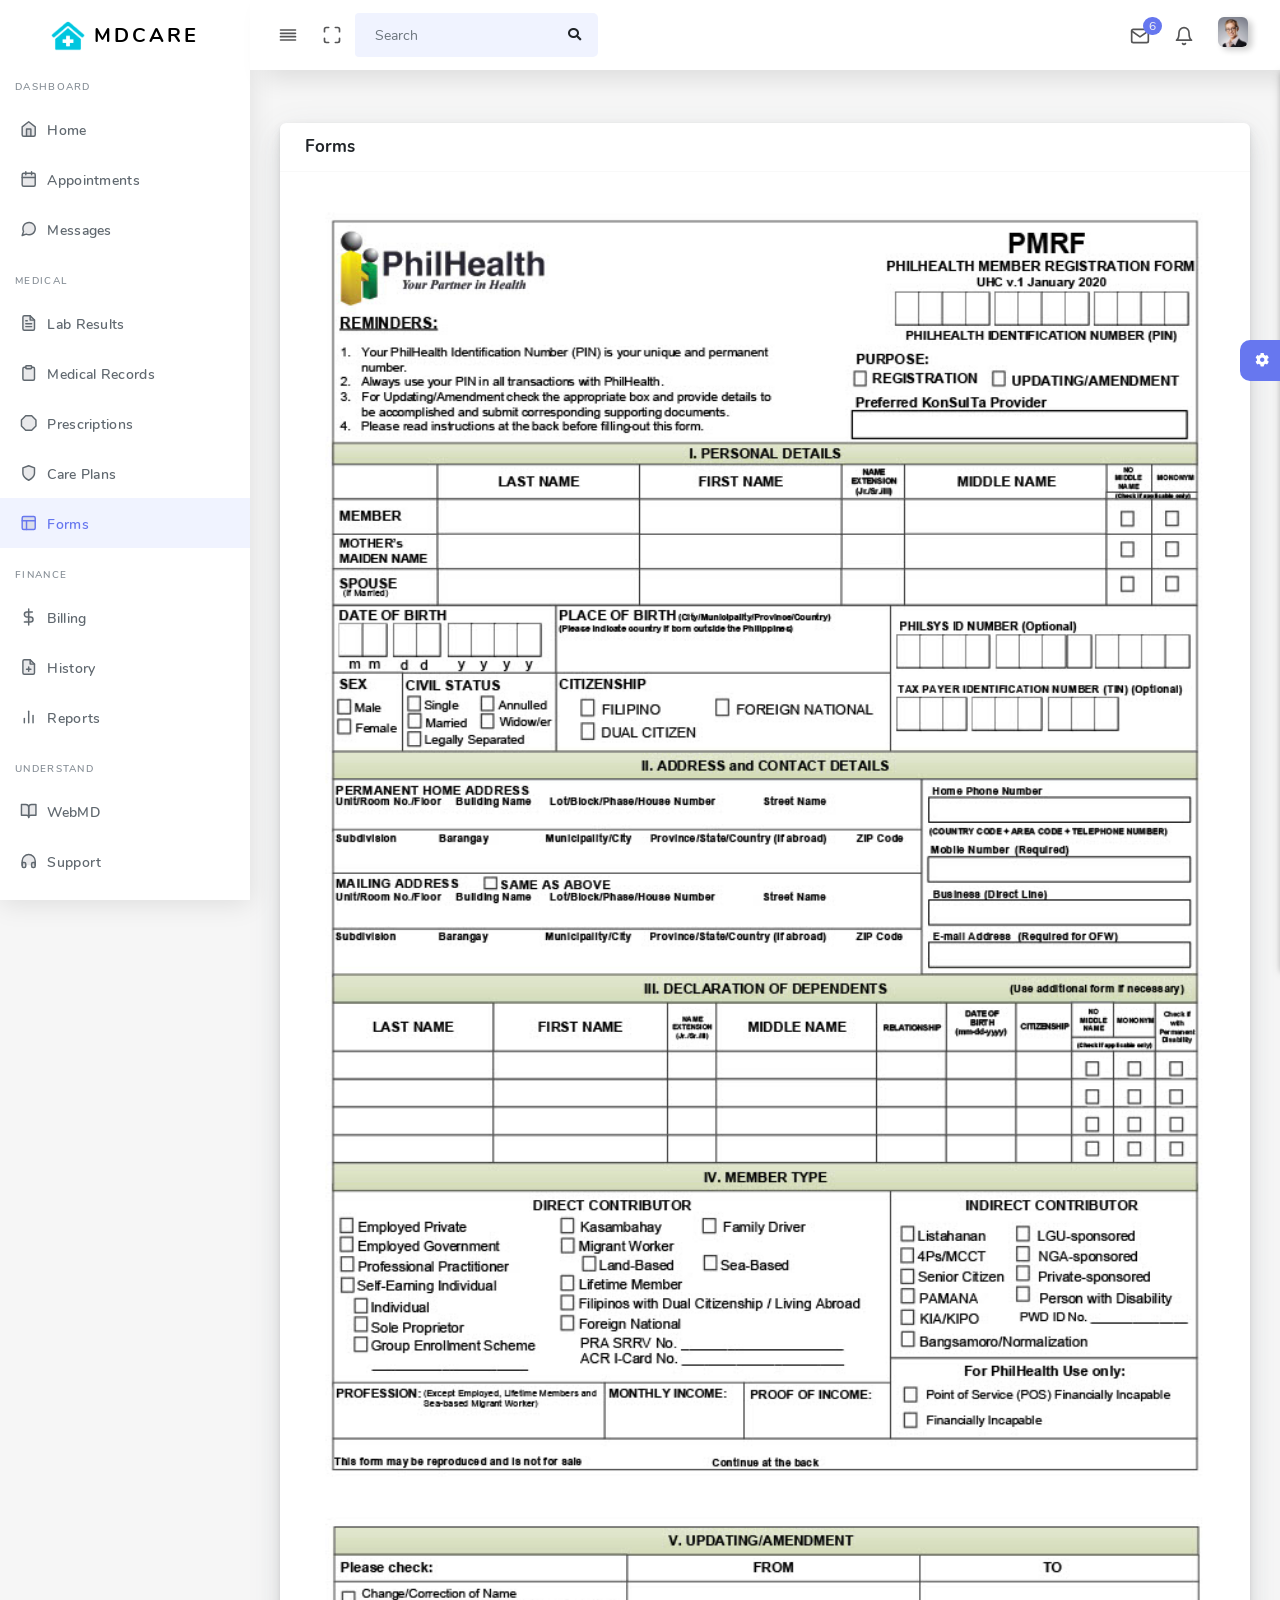
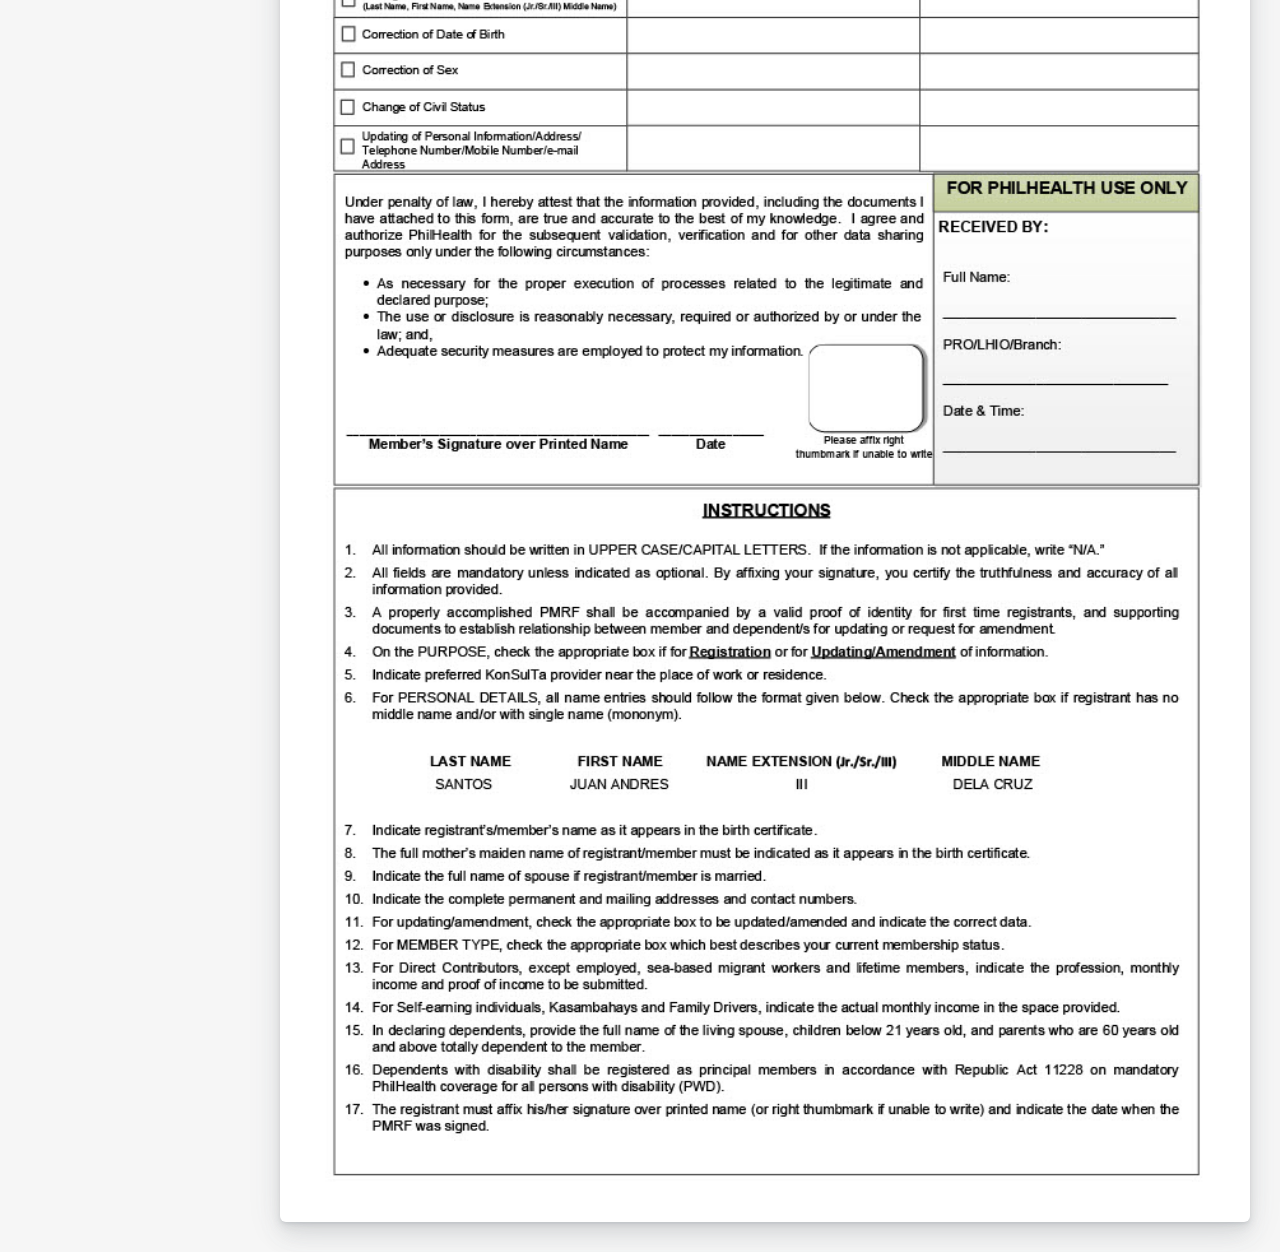
<file: forms.html>
<!DOCTYPE html>
<html lang="en">
<head>
  <meta charset="UTF-8">
  <meta content="width=device-width, initial-scale=1, maximum-scale=1, shrink-to-fit=no" name="viewport">
  <title>MDCare - eHealth Portal</title>
  <!-- General CSS Files -->
  <link rel="stylesheet" href="assets/css/app.min.css">
  <!-- Template CSS -->
  <link rel="stylesheet" href="assets/css/style.css">
  <link rel="stylesheet" href="assets/css/components.css">
  <!-- Custom style CSS -->
  <link rel="stylesheet" href="assets/css/custom.css">
  <link rel='shortcut icon' type='image/x-icon' href='img/logo.png' />
</head>

<body>
  <div class="loader"></div>
  <div id="app">
    <div class="main-wrapper main-wrapper-1">
      <div class="navbar-bg"></div>
      <nav class="navbar navbar-expand-lg main-navbar sticky">
        <div class="form-inline mr-auto">
          <ul class="navbar-nav mr-3">
            <li><a href="#" data-toggle="sidebar" class="nav-link nav-link-lg
									collapse-btn"> <i data-feather="align-justify"></i></a></li>
            <li><a href="#" class="nav-link nav-link-lg fullscreen-btn">
                <i data-feather="maximize"></i>
              </a></li>
            <li>
              <form class="form-inline mr-auto">
                <div class="search-element">
                  <input class="form-control" type="search" placeholder="Search" aria-label="Search" data-width="200">
                  <button class="btn" type="submit">
                    <i class="fas fa-search"></i>
                  </button>
                </div>
              </form>
            </li>
          </ul>
        </div>
        <ul class="navbar-nav navbar-right">
          <li class="dropdown dropdown-list-toggle"><a href="#" data-toggle="dropdown"
              class="nav-link nav-link-lg message-toggle"><i data-feather="mail"></i>
              <span class="badge headerBadge1">
                6 </span> </a>
            <div class="dropdown-menu dropdown-list dropdown-menu-right pullDown">
              <div class="dropdown-header">
                Messages
                <div class="float-right">
                  <a href="#">Mark All As Read</a>
                </div>
              </div>
              <div class="dropdown-list-content dropdown-list-message">
                <a href="#" class="dropdown-item"> <span class="dropdown-item-avatar
											text-white"> <img alt="image" src="assets/img/users/user-1.png" class="rounded-circle">
                  </span> <span class="dropdown-item-desc"> <span class="message-user">John
                      Deo</span>
                    <span class="time messege-text">Please check your mail !!</span>
                    <span class="time">2 Min Ago</span>
                  </span>
                </a> <a href="#" class="dropdown-item"> <span class="dropdown-item-avatar text-white">
                    <img alt="image" src="assets/img/users/user-2.png" class="rounded-circle">
                  </span> <span class="dropdown-item-desc"> <span class="message-user">Sarah
                      Smith</span> <span class="time messege-text">Request for leave
                      application</span>
                    <span class="time">5 Min Ago</span>
                  </span>
                </a> <a href="#" class="dropdown-item"> <span class="dropdown-item-avatar text-white">
                    <img alt="image" src="assets/img/users/user-5.png" class="rounded-circle">
                  </span> <span class="dropdown-item-desc"> <span class="message-user">Jacob
                      Ryan</span> <span class="time messege-text">Your payment invoice is
                      generated.</span> <span class="time">12 Min Ago</span>
                  </span>
                </a> <a href="#" class="dropdown-item"> <span class="dropdown-item-avatar text-white">
                    <img alt="image" src="assets/img/users/user-4.png" class="rounded-circle">
                  </span> <span class="dropdown-item-desc"> <span class="message-user">Lina
                      Smith</span> <span class="time messege-text">hii John, I have upload
                      doc
                      related to task.</span> <span class="time">30
                      Min Ago</span>
                  </span>
                </a> <a href="#" class="dropdown-item"> <span class="dropdown-item-avatar text-white">
                    <img alt="image" src="assets/img/users/user-3.png" class="rounded-circle">
                  </span> <span class="dropdown-item-desc"> <span class="message-user">Jalpa
                      Joshi</span> <span class="time messege-text">Please do as specify.
                      Let me
                      know if you have any query.</span> <span class="time">1
                      Days Ago</span>
                  </span>
                </a> <a href="#" class="dropdown-item"> <span class="dropdown-item-avatar text-white">
                    <img alt="image" src="assets/img/users/user-2.png" class="rounded-circle">
                  </span> <span class="dropdown-item-desc"> <span class="message-user">Sarah
                      Smith</span> <span class="time messege-text">Client Requirements</span>
                    <span class="time">2 Days Ago</span>
                  </span>
                </a>
              </div>
              <div class="dropdown-footer text-center">
                <a href="#">View All <i class="fas fa-chevron-right"></i></a>
              </div>
            </div>
          </li>
          <li class="dropdown dropdown-list-toggle"><a href="#" data-toggle="dropdown"
              class="nav-link notification-toggle nav-link-lg"><i data-feather="bell" class="bell"></i>
            </a>
            <div class="dropdown-menu dropdown-list dropdown-menu-right pullDown">
              <div class="dropdown-header">
                Notifications
                <div class="float-right">
                  <a href="#">Mark All As Read</a>
                </div>
              </div>
              <div class="dropdown-list-content dropdown-list-icons">
                <a href="#" class="dropdown-item dropdown-item-unread"> <span
                    class="dropdown-item-icon bg-primary text-white"> <i class="fas
												fa-code"></i>
                  </span> <span class="dropdown-item-desc"> Template update is
                    available now! <span class="time">2 Min
                      Ago</span>
                  </span>
                </a> <a href="#" class="dropdown-item"> <span class="dropdown-item-icon bg-info text-white"> <i class="far
												fa-user"></i>
                  </span> <span class="dropdown-item-desc"> <b>You</b> and <b>Dedik
                      Sugiharto</b> are now friends <span class="time">10 Hours
                      Ago</span>
                  </span>
                </a> <a href="#" class="dropdown-item"> <span class="dropdown-item-icon bg-success text-white"> <i
                      class="fas
												fa-check"></i>
                  </span> <span class="dropdown-item-desc"> <b>Kusnaedi</b> has
                    moved task <b>Fix bug header</b> to <b>Done</b> <span class="time">12
                      Hours
                      Ago</span>
                  </span>
                </a> <a href="#" class="dropdown-item"> <span class="dropdown-item-icon bg-danger text-white"> <i
                      class="fas fa-exclamation-triangle"></i>
                  </span> <span class="dropdown-item-desc"> Low disk space. Let's
                    clean it! <span class="time">17 Hours Ago</span>
                  </span>
                </a> <a href="#" class="dropdown-item"> <span class="dropdown-item-icon bg-info text-white"> <i class="fas
												fa-bell"></i>
                  </span> <span class="dropdown-item-desc"> Welcome to Otika
                    template! <span class="time">Yesterday</span>
                  </span>
                </a>
              </div>
              <div class="dropdown-footer text-center">
                <a href="#">View All <i class="fas fa-chevron-right"></i></a>
              </div>
            </div>
          </li>
          <li class="dropdown"><a href="#" data-toggle="dropdown"
              class="nav-link dropdown-toggle nav-link-lg nav-link-user"> <img alt="image" src="assets/img/user.png"
                class="user-img-radious-style"> <span class="d-sm-none d-lg-inline-block"></span></a>
            <div class="dropdown-menu dropdown-menu-right pullDown">
              <div class="dropdown-title">Hello Sarah Smith</div>
              <a href="profile.html" class="dropdown-item has-icon"> <i class="far
										fa-user"></i> Profile
              </a> <a href="timeline.html" class="dropdown-item has-icon"> <i class="fas fa-bolt"></i>
                Activities
              </a> <a href="#" class="dropdown-item has-icon"> <i class="fas fa-cog"></i>
                Settings
              </a>
              <div class="dropdown-divider"></div>
              <a href="index.html" class="dropdown-item has-icon text-danger"> <i class="fas fa-sign-out-alt"></i>
                Logout
              </a>
            </div>
          </li>
        </ul>
      </nav>
      <div class="main-sidebar sidebar-style-2">
        <aside id="sidebar-wrapper">
          <div class="sidebar-brand">
            <a href="#"> <img alt="image" src="img/logo.png" class="header-logo" /> <span
                class="logo-name">MDCare</span>
            </a>
          </div>
          <ul class="sidebar-menu">
            <li class="menu-header">Dashboard</li>
            <li class="dropdown">
              <a href="dashboard.html" class="nav-link"><i data-feather="home"></i><span>Home</span></a>
            </li>
            <li class="dropdown">
              <a href="appointments.html" class="nav-link"><i data-feather="calendar"></i><span>Appointments</span></a>
            </li>
            <li class="dropdown">
              <a href="messages.html" class="nav-link"><i data-feather="message-circle"></i><span>Messages</span></a>
            </li>

            <li class="menu-header">Medical</li>
            <li class="dropdown">
              <a class="nav-link" href="lab-results.html"><i data-feather="file-text"></i><span>Lab Results</span></a>
            </li>
            <li class="dropdown">
              <a class="nav-link" href="medical-records.html"><i data-feather="clipboard"></i><span>Medical Records</span></a>
            </li>
            <li class="dropdown">
              <a class="nav-link" href="prescriptions.html"><i data-feather="octagon"></i><span>Prescriptions</span></a>
            </li>
            <li class="dropdown">
              <a class="nav-link" href="care-plans.html"><i data-feather="shield"></i><span>Care Plans</span></a>
            </li>
            <li class="active">
              <a class="nav-link" href="forms.html"><i data-feather="layout"></i><span>Forms</span></a>
            </li>
                  
            <li class="menu-header">Finance</li>
            <li class="dropdown">
              <a class="nav-link" href="billing.html"><i data-feather="dollar-sign"></i><span>Billing</span></a>
            </li>
            <li class="dropdown">
              <a class="nav-link" href="history.html"><i data-feather="file-plus"></i><span>History</span></a>
            </li>
            <li class="dropdown">
              <a class="nav-link" href="reports.html"><i data-feather="bar-chart-2"></i><span>Reports</span></a>
            </li>

            <li class="menu-header">Understand</li>
            <li class="dropdown">
              <a class="nav-link" href="webmd.html"><i data-feather="book-open"></i><span>WebMD</span></a>
            </li>
            <li class="dropdown">
              <a class="nav-link" href="support.html"><i data-feather="headphones"></i><span>Support</span></a>
            </li>
          </ul>
        </aside>
      </div>

      <!-- Main Content -->
      <div class="main-content">
        <section class="section">
          <div class="section-body">
            <div class="row">
                <div class="col-12">
                    <div class="card">
                      <div class="card-header">
                        <h4>Forms</h4>
                      </div>
                      <div class="card-body">
                        <img src="img/pmrf_0120201024_1.jpg" width="100%"></br>
                        <img src="img/pmrf_0120201024_2.jpg" width="100%">
                      </div>
                    </div>
                  </div>
            </div>
          </div>
        </section>
        
        <div class="settingSidebar">
          <a href="javascript:void(0)" class="settingPanelToggle"> <i class="fa fa-spin fa-cog"></i>
          </a>
          <div class="settingSidebar-body ps-container ps-theme-default">
            <div class=" fade show active">
              <div class="setting-panel-header">Setting Panel
              </div>
              <div class="p-15 border-bottom">
                <h6 class="font-medium m-b-10">Select Layout</h6>
                <div class="selectgroup layout-color w-50">
                  <label class="selectgroup-item">
                    <input type="radio" name="value" value="1" class="selectgroup-input-radio select-layout" checked>
                    <span class="selectgroup-button">Light</span>
                  </label>
                  <label class="selectgroup-item">
                    <input type="radio" name="value" value="2" class="selectgroup-input-radio select-layout">
                    <span class="selectgroup-button">Dark</span>
                  </label>
                </div>
              </div>
              <div class="p-15 border-bottom">
                <h6 class="font-medium m-b-10">Sidebar Color</h6>
                <div class="selectgroup selectgroup-pills sidebar-color">
                  <label class="selectgroup-item">
                    <input type="radio" name="icon-input" value="1" class="selectgroup-input select-sidebar">
                    <span class="selectgroup-button selectgroup-button-icon" data-toggle="tooltip"
                      data-original-title="Light Sidebar"><i class="fas fa-sun"></i></span>
                  </label>
                  <label class="selectgroup-item">
                    <input type="radio" name="icon-input" value="2" class="selectgroup-input select-sidebar" checked>
                    <span class="selectgroup-button selectgroup-button-icon" data-toggle="tooltip"
                      data-original-title="Dark Sidebar"><i class="fas fa-moon"></i></span>
                  </label>
                </div>
              </div>
              <div class="p-15 border-bottom">
                <h6 class="font-medium m-b-10">Color Theme</h6>
                <div class="theme-setting-options">
                  <ul class="choose-theme list-unstyled mb-0">
                    <li title="white" class="active">
                      <div class="white"></div>
                    </li>
                    <li title="cyan">
                      <div class="cyan"></div>
                    </li>
                    <li title="black">
                      <div class="black"></div>
                    </li>
                    <li title="purple">
                      <div class="purple"></div>
                    </li>
                    <li title="orange">
                      <div class="orange"></div>
                    </li>
                    <li title="green">
                      <div class="green"></div>
                    </li>
                    <li title="red">
                      <div class="red"></div>
                    </li>
                  </ul>
                </div>
              </div>
              <div class="p-15 border-bottom">
                <div class="theme-setting-options">
                  <label class="m-b-0">
                    <input type="checkbox" name="custom-switch-checkbox" class="custom-switch-input"
                      id="mini_sidebar_setting">
                    <span class="custom-switch-indicator"></span>
                    <span class="control-label p-l-10">Mini Sidebar</span>
                  </label>
                </div>
              </div>
              <div class="p-15 border-bottom">
                <div class="theme-setting-options">
                  <label class="m-b-0">
                    <input type="checkbox" name="custom-switch-checkbox" class="custom-switch-input"
                      id="sticky_header_setting">
                    <span class="custom-switch-indicator"></span>
                    <span class="control-label p-l-10">Sticky Header</span>
                  </label>
                </div>
              </div>
              <div class="mt-4 mb-4 p-3 align-center rt-sidebar-last-ele">
                <a href="#" class="btn btn-icon icon-left btn-primary btn-restore-theme">
                  <i class="fas fa-undo"></i> Restore Default
                </a>
              </div>
            </div>
          </div>
        </div>
      </div>
    </div>
  </div>
  <!-- General JS Scripts -->
  <script src="assets/js/app.min.js"></script>
  <!-- JS Libraies -->
  <!-- Page Specific JS File -->
  <!-- Template JS File -->
  <script src="assets/js/scripts.js"></script>
  <!-- Custom JS File -->
  <script src="assets/js/custom.js"></script>
</body>

</html>
</file>
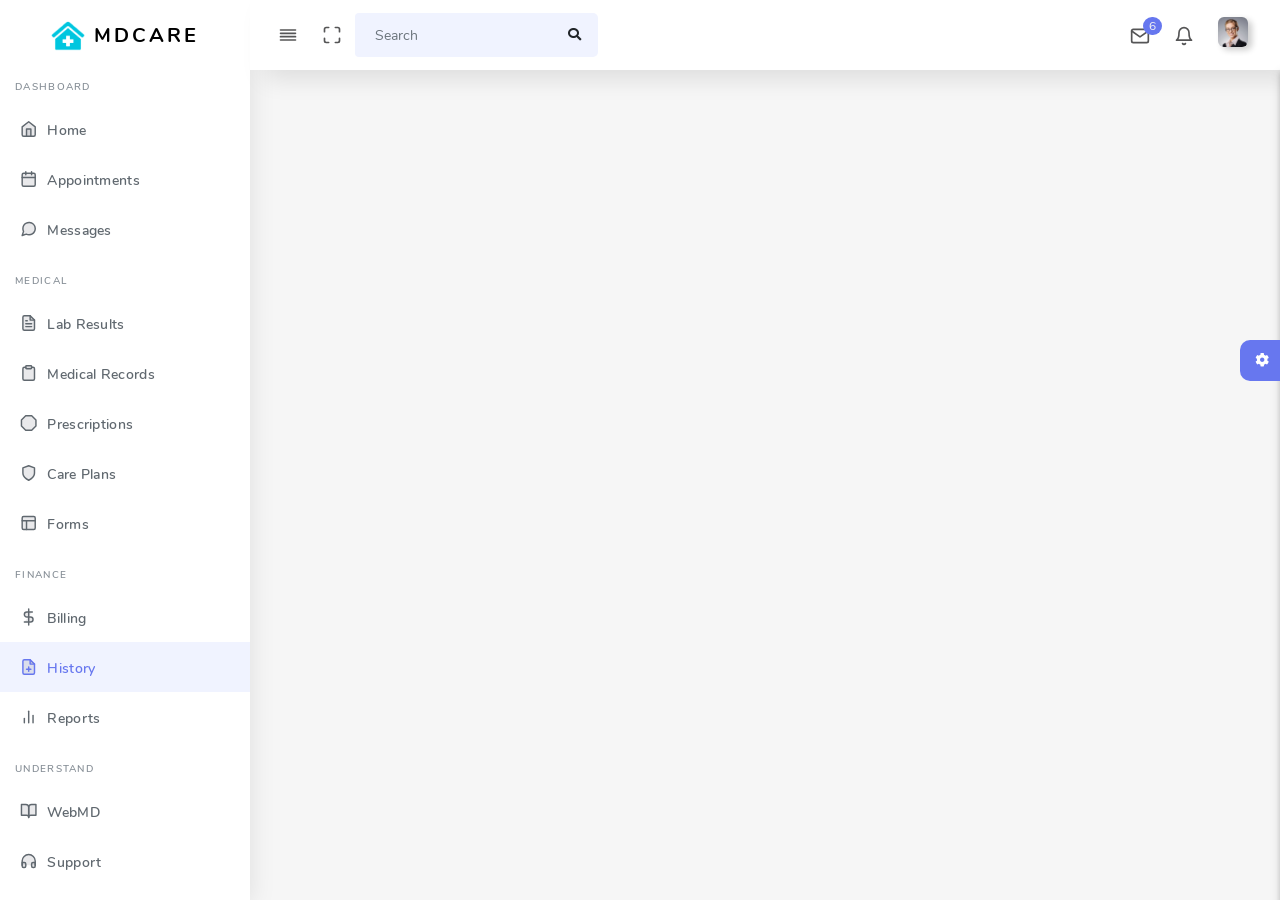
<file: history.html>
<!DOCTYPE html>
<html lang="en">
<head>
  <meta charset="UTF-8">
  <meta content="width=device-width, initial-scale=1, maximum-scale=1, shrink-to-fit=no" name="viewport">
  <title>MDCare - eHealth Portal</title>
  <!-- General CSS Files -->
  <link rel="stylesheet" href="assets/css/app.min.css">
  <!-- Template CSS -->
  <link rel="stylesheet" href="assets/css/style.css">
  <link rel="stylesheet" href="assets/css/components.css">
  <!-- Custom style CSS -->
  <link rel="stylesheet" href="assets/css/custom.css">
  <link rel='shortcut icon' type='image/x-icon' href='img/logo.png' />
</head>

<body>
  <div class="loader"></div>
  <div id="app">
    <div class="main-wrapper main-wrapper-1">
      <div class="navbar-bg"></div>
      <nav class="navbar navbar-expand-lg main-navbar sticky">
        <div class="form-inline mr-auto">
          <ul class="navbar-nav mr-3">
            <li><a href="#" data-toggle="sidebar" class="nav-link nav-link-lg
									collapse-btn"> <i data-feather="align-justify"></i></a></li>
            <li><a href="#" class="nav-link nav-link-lg fullscreen-btn">
                <i data-feather="maximize"></i>
              </a></li>
            <li>
              <form class="form-inline mr-auto">
                <div class="search-element">
                  <input class="form-control" type="search" placeholder="Search" aria-label="Search" data-width="200">
                  <button class="btn" type="submit">
                    <i class="fas fa-search"></i>
                  </button>
                </div>
              </form>
            </li>
          </ul>
        </div>
        <ul class="navbar-nav navbar-right">
          <li class="dropdown dropdown-list-toggle"><a href="#" data-toggle="dropdown"
              class="nav-link nav-link-lg message-toggle"><i data-feather="mail"></i>
              <span class="badge headerBadge1">
                6 </span> </a>
            <div class="dropdown-menu dropdown-list dropdown-menu-right pullDown">
              <div class="dropdown-header">
                Messages
                <div class="float-right">
                  <a href="#">Mark All As Read</a>
                </div>
              </div>
              <div class="dropdown-list-content dropdown-list-message">
                <a href="#" class="dropdown-item"> <span class="dropdown-item-avatar
											text-white"> <img alt="image" src="assets/img/users/user-1.png" class="rounded-circle">
                  </span> <span class="dropdown-item-desc"> <span class="message-user">John
                      Deo</span>
                    <span class="time messege-text">Please check your mail !!</span>
                    <span class="time">2 Min Ago</span>
                  </span>
                </a> <a href="#" class="dropdown-item"> <span class="dropdown-item-avatar text-white">
                    <img alt="image" src="assets/img/users/user-2.png" class="rounded-circle">
                  </span> <span class="dropdown-item-desc"> <span class="message-user">Sarah
                      Smith</span> <span class="time messege-text">Request for leave
                      application</span>
                    <span class="time">5 Min Ago</span>
                  </span>
                </a> <a href="#" class="dropdown-item"> <span class="dropdown-item-avatar text-white">
                    <img alt="image" src="assets/img/users/user-5.png" class="rounded-circle">
                  </span> <span class="dropdown-item-desc"> <span class="message-user">Jacob
                      Ryan</span> <span class="time messege-text">Your payment invoice is
                      generated.</span> <span class="time">12 Min Ago</span>
                  </span>
                </a> <a href="#" class="dropdown-item"> <span class="dropdown-item-avatar text-white">
                    <img alt="image" src="assets/img/users/user-4.png" class="rounded-circle">
                  </span> <span class="dropdown-item-desc"> <span class="message-user">Lina
                      Smith</span> <span class="time messege-text">hii John, I have upload
                      doc
                      related to task.</span> <span class="time">30
                      Min Ago</span>
                  </span>
                </a> <a href="#" class="dropdown-item"> <span class="dropdown-item-avatar text-white">
                    <img alt="image" src="assets/img/users/user-3.png" class="rounded-circle">
                  </span> <span class="dropdown-item-desc"> <span class="message-user">Jalpa
                      Joshi</span> <span class="time messege-text">Please do as specify.
                      Let me
                      know if you have any query.</span> <span class="time">1
                      Days Ago</span>
                  </span>
                </a> <a href="#" class="dropdown-item"> <span class="dropdown-item-avatar text-white">
                    <img alt="image" src="assets/img/users/user-2.png" class="rounded-circle">
                  </span> <span class="dropdown-item-desc"> <span class="message-user">Sarah
                      Smith</span> <span class="time messege-text">Client Requirements</span>
                    <span class="time">2 Days Ago</span>
                  </span>
                </a>
              </div>
              <div class="dropdown-footer text-center">
                <a href="#">View All <i class="fas fa-chevron-right"></i></a>
              </div>
            </div>
          </li>
          <li class="dropdown dropdown-list-toggle"><a href="#" data-toggle="dropdown"
              class="nav-link notification-toggle nav-link-lg"><i data-feather="bell" class="bell"></i>
            </a>
            <div class="dropdown-menu dropdown-list dropdown-menu-right pullDown">
              <div class="dropdown-header">
                Notifications
                <div class="float-right">
                  <a href="#">Mark All As Read</a>
                </div>
              </div>
              <div class="dropdown-list-content dropdown-list-icons">
                <a href="#" class="dropdown-item dropdown-item-unread"> <span
                    class="dropdown-item-icon bg-primary text-white"> <i class="fas
												fa-code"></i>
                  </span> <span class="dropdown-item-desc"> Template update is
                    available now! <span class="time">2 Min
                      Ago</span>
                  </span>
                </a> <a href="#" class="dropdown-item"> <span class="dropdown-item-icon bg-info text-white"> <i class="far
												fa-user"></i>
                  </span> <span class="dropdown-item-desc"> <b>You</b> and <b>Dedik
                      Sugiharto</b> are now friends <span class="time">10 Hours
                      Ago</span>
                  </span>
                </a> <a href="#" class="dropdown-item"> <span class="dropdown-item-icon bg-success text-white"> <i
                      class="fas
												fa-check"></i>
                  </span> <span class="dropdown-item-desc"> <b>Kusnaedi</b> has
                    moved task <b>Fix bug header</b> to <b>Done</b> <span class="time">12
                      Hours
                      Ago</span>
                  </span>
                </a> <a href="#" class="dropdown-item"> <span class="dropdown-item-icon bg-danger text-white"> <i
                      class="fas fa-exclamation-triangle"></i>
                  </span> <span class="dropdown-item-desc"> Low disk space. Let's
                    clean it! <span class="time">17 Hours Ago</span>
                  </span>
                </a> <a href="#" class="dropdown-item"> <span class="dropdown-item-icon bg-info text-white"> <i class="fas
												fa-bell"></i>
                  </span> <span class="dropdown-item-desc"> Welcome to Otika
                    template! <span class="time">Yesterday</span>
                  </span>
                </a>
              </div>
              <div class="dropdown-footer text-center">
                <a href="#">View All <i class="fas fa-chevron-right"></i></a>
              </div>
            </div>
          </li>
          <li class="dropdown"><a href="#" data-toggle="dropdown"
              class="nav-link dropdown-toggle nav-link-lg nav-link-user"> <img alt="image" src="assets/img/user.png"
                class="user-img-radious-style"> <span class="d-sm-none d-lg-inline-block"></span></a>
            <div class="dropdown-menu dropdown-menu-right pullDown">
              <div class="dropdown-title">Hello Sarah Smith</div>
              <a href="profile.html" class="dropdown-item has-icon"> <i class="far
										fa-user"></i> Profile
              </a> <a href="timeline.html" class="dropdown-item has-icon"> <i class="fas fa-bolt"></i>
                Activities
              </a> <a href="#" class="dropdown-item has-icon"> <i class="fas fa-cog"></i>
                Settings
              </a>
              <div class="dropdown-divider"></div>
              <a href="index.html" class="dropdown-item has-icon text-danger"> <i class="fas fa-sign-out-alt"></i>
                Logout
              </a>
            </div>
          </li>
        </ul>
      </nav>
      <div class="main-sidebar sidebar-style-2">
        <aside id="sidebar-wrapper">
          <div class="sidebar-brand">
            <a href="#"> <img alt="image" src="img/logo.png" class="header-logo" /> <span
                class="logo-name">MDCare</span>
            </a>
          </div>
          <ul class="sidebar-menu">
            <li class="menu-header">Dashboard</li>
            <li class="dropdown">
              <a href="dashboard.html" class="nav-link"><i data-feather="home"></i><span>Home</span></a>
            </li>
            <li class="dropdown">
              <a href="appointments.html" class="nav-link"><i data-feather="calendar"></i><span>Appointments</span></a>
            </li>
            <li class="dropdown">
              <a href="messages.html" class="nav-link"><i data-feather="message-circle"></i><span>Messages</span></a>
            </li>

            <li class="menu-header">Medical</li>
            <li class="dropdown">
              <a class="nav-link" href="lab-results.html"><i data-feather="file-text"></i><span>Lab Results</span></a>
            </li>
            <li class="dropdown">
              <a class="nav-link" href="medical-records.html"><i data-feather="clipboard"></i><span>Medical Records</span></a>
            </li>
            <li class="dropdown">
              <a class="nav-link" href="prescriptions.html"><i data-feather="octagon"></i><span>Prescriptions</span></a>
            </li>
            <li class="dropdown">
              <a class="nav-link" href="care-plans.html"><i data-feather="shield"></i><span>Care Plans</span></a>
            </li>
            <li class="dropdown">
              <a class="nav-link" href="forms.html"><i data-feather="layout"></i><span>Forms</span></a>
            </li>
                  
            <li class="menu-header">Finance</li>
            <li class="dropdown">
              <a class="nav-link" href="billing.html"><i data-feather="dollar-sign"></i><span>Billing</span></a>
            </li>
            <li class="active">
              <a class="nav-link" href="history.html"><i data-feather="file-plus"></i><span>History</span></a>
            </li>
            <li class="dropdown">
              <a class="nav-link" href="reports.html"><i data-feather="bar-chart-2"></i><span>Reports</span></a>
            </li>

            <li class="menu-header">Understand</li>
            <li class="dropdown">
              <a class="nav-link" href="webmd.html"><i data-feather="book-open"></i><span>WebMD</span></a>
            </li>
            <li class="dropdown">
              <a class="nav-link" href="support.html"><i data-feather="headphones"></i><span>Support</span></a>
            </li>
          </ul>
        </aside>
      </div>

      <!-- Main Content -->
      <div class="main-content">

        
        <div class="settingSidebar">
          <a href="javascript:void(0)" class="settingPanelToggle"> <i class="fa fa-spin fa-cog"></i>
          </a>
          <div class="settingSidebar-body ps-container ps-theme-default">
            <div class=" fade show active">
              <div class="setting-panel-header">Setting Panel
              </div>
              <div class="p-15 border-bottom">
                <h6 class="font-medium m-b-10">Select Layout</h6>
                <div class="selectgroup layout-color w-50">
                  <label class="selectgroup-item">
                    <input type="radio" name="value" value="1" class="selectgroup-input-radio select-layout" checked>
                    <span class="selectgroup-button">Light</span>
                  </label>
                  <label class="selectgroup-item">
                    <input type="radio" name="value" value="2" class="selectgroup-input-radio select-layout">
                    <span class="selectgroup-button">Dark</span>
                  </label>
                </div>
              </div>
              <div class="p-15 border-bottom">
                <h6 class="font-medium m-b-10">Sidebar Color</h6>
                <div class="selectgroup selectgroup-pills sidebar-color">
                  <label class="selectgroup-item">
                    <input type="radio" name="icon-input" value="1" class="selectgroup-input select-sidebar">
                    <span class="selectgroup-button selectgroup-button-icon" data-toggle="tooltip"
                      data-original-title="Light Sidebar"><i class="fas fa-sun"></i></span>
                  </label>
                  <label class="selectgroup-item">
                    <input type="radio" name="icon-input" value="2" class="selectgroup-input select-sidebar" checked>
                    <span class="selectgroup-button selectgroup-button-icon" data-toggle="tooltip"
                      data-original-title="Dark Sidebar"><i class="fas fa-moon"></i></span>
                  </label>
                </div>
              </div>
              <div class="p-15 border-bottom">
                <h6 class="font-medium m-b-10">Color Theme</h6>
                <div class="theme-setting-options">
                  <ul class="choose-theme list-unstyled mb-0">
                    <li title="white" class="active">
                      <div class="white"></div>
                    </li>
                    <li title="cyan">
                      <div class="cyan"></div>
                    </li>
                    <li title="black">
                      <div class="black"></div>
                    </li>
                    <li title="purple">
                      <div class="purple"></div>
                    </li>
                    <li title="orange">
                      <div class="orange"></div>
                    </li>
                    <li title="green">
                      <div class="green"></div>
                    </li>
                    <li title="red">
                      <div class="red"></div>
                    </li>
                  </ul>
                </div>
              </div>
              <div class="p-15 border-bottom">
                <div class="theme-setting-options">
                  <label class="m-b-0">
                    <input type="checkbox" name="custom-switch-checkbox" class="custom-switch-input"
                      id="mini_sidebar_setting">
                    <span class="custom-switch-indicator"></span>
                    <span class="control-label p-l-10">Mini Sidebar</span>
                  </label>
                </div>
              </div>
              <div class="p-15 border-bottom">
                <div class="theme-setting-options">
                  <label class="m-b-0">
                    <input type="checkbox" name="custom-switch-checkbox" class="custom-switch-input"
                      id="sticky_header_setting">
                    <span class="custom-switch-indicator"></span>
                    <span class="control-label p-l-10">Sticky Header</span>
                  </label>
                </div>
              </div>
              <div class="mt-4 mb-4 p-3 align-center rt-sidebar-last-ele">
                <a href="#" class="btn btn-icon icon-left btn-primary btn-restore-theme">
                  <i class="fas fa-undo"></i> Restore Default
                </a>
              </div>
            </div>
          </div>
        </div>
      </div>
    </div>
  </div>
  <!-- General JS Scripts -->
  <script src="assets/js/app.min.js"></script>
  <!-- JS Libraies -->
  <!-- Page Specific JS File -->
  <!-- Template JS File -->
  <script src="assets/js/scripts.js"></script>
  <!-- Custom JS File -->
  <script src="assets/js/custom.js"></script>
</body>

</html>
</file>
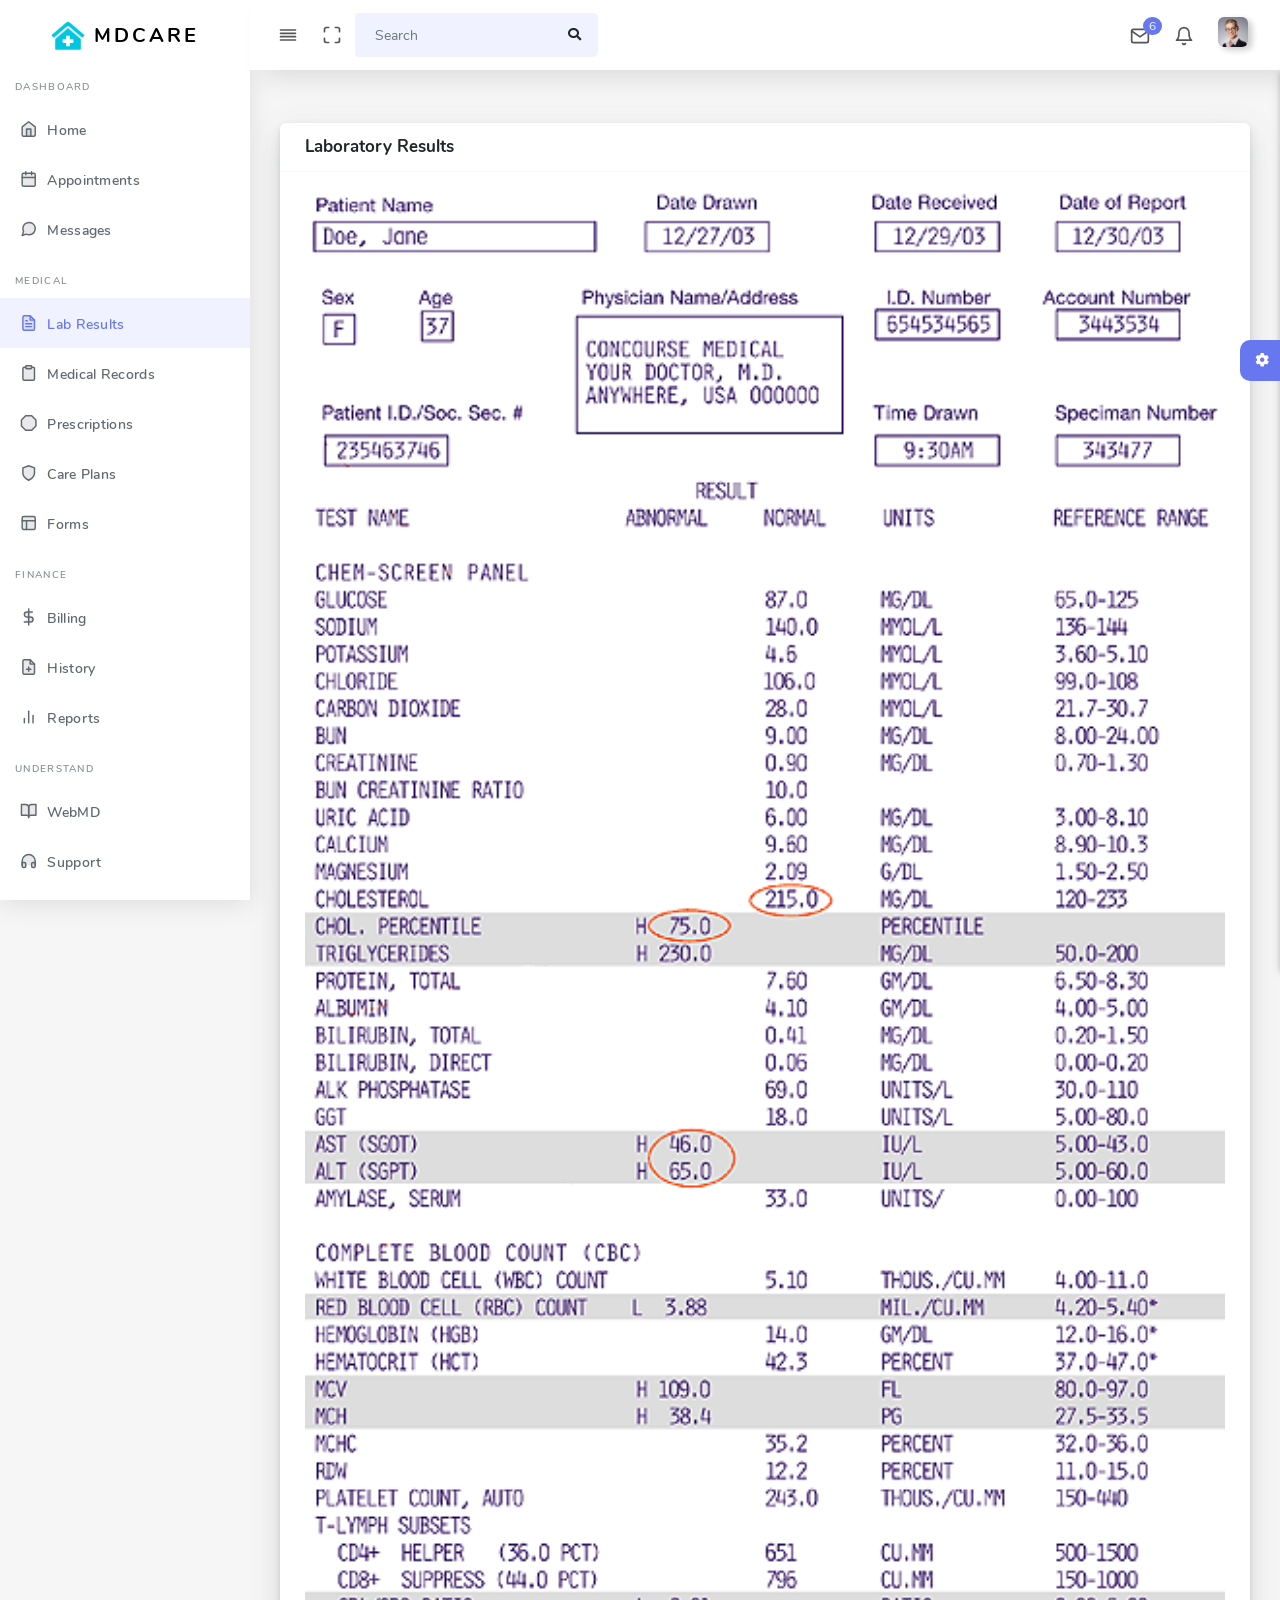
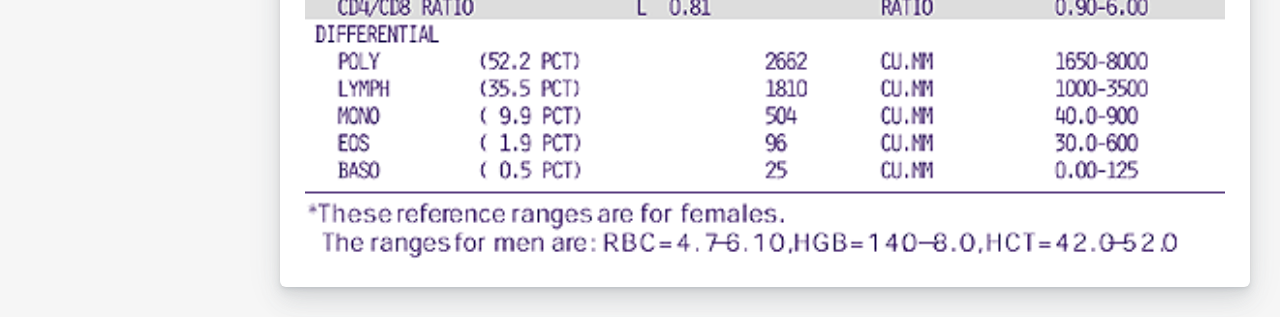
<file: lab-results.html>
<!DOCTYPE html>
<html lang="en">
<head>
  <meta charset="UTF-8">
  <meta content="width=device-width, initial-scale=1, maximum-scale=1, shrink-to-fit=no" name="viewport">
  <title>MDCare - eHealth Portal</title>
  <!-- General CSS Files -->
  <link rel="stylesheet" href="assets/css/app.min.css">
  <!-- Template CSS -->
  <link rel="stylesheet" href="assets/css/style.css">
  <link rel="stylesheet" href="assets/css/components.css">
  <!-- Custom style CSS -->
  <link rel="stylesheet" href="assets/css/custom.css">
  <link rel='shortcut icon' type='image/x-icon' href='img/logo.png' />
</head>

<body>
  <div class="loader"></div>
  <div id="app">
    <div class="main-wrapper main-wrapper-1">
      <div class="navbar-bg"></div>
      <nav class="navbar navbar-expand-lg main-navbar sticky">
        <div class="form-inline mr-auto">
          <ul class="navbar-nav mr-3">
            <li><a href="#" data-toggle="sidebar" class="nav-link nav-link-lg
									collapse-btn"> <i data-feather="align-justify"></i></a></li>
            <li><a href="#" class="nav-link nav-link-lg fullscreen-btn">
                <i data-feather="maximize"></i>
              </a></li>
            <li>
              <form class="form-inline mr-auto">
                <div class="search-element">
                  <input class="form-control" type="search" placeholder="Search" aria-label="Search" data-width="200">
                  <button class="btn" type="submit">
                    <i class="fas fa-search"></i>
                  </button>
                </div>
              </form>
            </li>
          </ul>
        </div>
        <ul class="navbar-nav navbar-right">
          <li class="dropdown dropdown-list-toggle"><a href="#" data-toggle="dropdown"
              class="nav-link nav-link-lg message-toggle"><i data-feather="mail"></i>
              <span class="badge headerBadge1">
                6 </span> </a>
            <div class="dropdown-menu dropdown-list dropdown-menu-right pullDown">
              <div class="dropdown-header">
                Messages
                <div class="float-right">
                  <a href="#">Mark All As Read</a>
                </div>
              </div>
              <div class="dropdown-list-content dropdown-list-message">
                <a href="#" class="dropdown-item"> <span class="dropdown-item-avatar
											text-white"> <img alt="image" src="assets/img/users/user-1.png" class="rounded-circle">
                  </span> <span class="dropdown-item-desc"> <span class="message-user">John
                      Deo</span>
                    <span class="time messege-text">Please check your mail !!</span>
                    <span class="time">2 Min Ago</span>
                  </span>
                </a> <a href="#" class="dropdown-item"> <span class="dropdown-item-avatar text-white">
                    <img alt="image" src="assets/img/users/user-2.png" class="rounded-circle">
                  </span> <span class="dropdown-item-desc"> <span class="message-user">Sarah
                      Smith</span> <span class="time messege-text">Request for leave
                      application</span>
                    <span class="time">5 Min Ago</span>
                  </span>
                </a> <a href="#" class="dropdown-item"> <span class="dropdown-item-avatar text-white">
                    <img alt="image" src="assets/img/users/user-5.png" class="rounded-circle">
                  </span> <span class="dropdown-item-desc"> <span class="message-user">Jacob
                      Ryan</span> <span class="time messege-text">Your payment invoice is
                      generated.</span> <span class="time">12 Min Ago</span>
                  </span>
                </a> <a href="#" class="dropdown-item"> <span class="dropdown-item-avatar text-white">
                    <img alt="image" src="assets/img/users/user-4.png" class="rounded-circle">
                  </span> <span class="dropdown-item-desc"> <span class="message-user">Lina
                      Smith</span> <span class="time messege-text">hii John, I have upload
                      doc
                      related to task.</span> <span class="time">30
                      Min Ago</span>
                  </span>
                </a> <a href="#" class="dropdown-item"> <span class="dropdown-item-avatar text-white">
                    <img alt="image" src="assets/img/users/user-3.png" class="rounded-circle">
                  </span> <span class="dropdown-item-desc"> <span class="message-user">Jalpa
                      Joshi</span> <span class="time messege-text">Please do as specify.
                      Let me
                      know if you have any query.</span> <span class="time">1
                      Days Ago</span>
                  </span>
                </a> <a href="#" class="dropdown-item"> <span class="dropdown-item-avatar text-white">
                    <img alt="image" src="assets/img/users/user-2.png" class="rounded-circle">
                  </span> <span class="dropdown-item-desc"> <span class="message-user">Sarah
                      Smith</span> <span class="time messege-text">Client Requirements</span>
                    <span class="time">2 Days Ago</span>
                  </span>
                </a>
              </div>
              <div class="dropdown-footer text-center">
                <a href="#">View All <i class="fas fa-chevron-right"></i></a>
              </div>
            </div>
          </li>
          <li class="dropdown dropdown-list-toggle"><a href="#" data-toggle="dropdown"
              class="nav-link notification-toggle nav-link-lg"><i data-feather="bell" class="bell"></i>
            </a>
            <div class="dropdown-menu dropdown-list dropdown-menu-right pullDown">
              <div class="dropdown-header">
                Notifications
                <div class="float-right">
                  <a href="#">Mark All As Read</a>
                </div>
              </div>
              <div class="dropdown-list-content dropdown-list-icons">
                <a href="#" class="dropdown-item dropdown-item-unread"> <span
                    class="dropdown-item-icon bg-primary text-white"> <i class="fas
												fa-code"></i>
                  </span> <span class="dropdown-item-desc"> Template update is
                    available now! <span class="time">2 Min
                      Ago</span>
                  </span>
                </a> <a href="#" class="dropdown-item"> <span class="dropdown-item-icon bg-info text-white"> <i class="far
												fa-user"></i>
                  </span> <span class="dropdown-item-desc"> <b>You</b> and <b>Dedik
                      Sugiharto</b> are now friends <span class="time">10 Hours
                      Ago</span>
                  </span>
                </a> <a href="#" class="dropdown-item"> <span class="dropdown-item-icon bg-success text-white"> <i
                      class="fas
												fa-check"></i>
                  </span> <span class="dropdown-item-desc"> <b>Kusnaedi</b> has
                    moved task <b>Fix bug header</b> to <b>Done</b> <span class="time">12
                      Hours
                      Ago</span>
                  </span>
                </a> <a href="#" class="dropdown-item"> <span class="dropdown-item-icon bg-danger text-white"> <i
                      class="fas fa-exclamation-triangle"></i>
                  </span> <span class="dropdown-item-desc"> Low disk space. Let's
                    clean it! <span class="time">17 Hours Ago</span>
                  </span>
                </a> <a href="#" class="dropdown-item"> <span class="dropdown-item-icon bg-info text-white"> <i class="fas
												fa-bell"></i>
                  </span> <span class="dropdown-item-desc"> Welcome to Otika
                    template! <span class="time">Yesterday</span>
                  </span>
                </a>
              </div>
              <div class="dropdown-footer text-center">
                <a href="#">View All <i class="fas fa-chevron-right"></i></a>
              </div>
            </div>
          </li>
          <li class="dropdown"><a href="#" data-toggle="dropdown"
              class="nav-link dropdown-toggle nav-link-lg nav-link-user"> <img alt="image" src="assets/img/user.png"
                class="user-img-radious-style"> <span class="d-sm-none d-lg-inline-block"></span></a>
            <div class="dropdown-menu dropdown-menu-right pullDown">
              <div class="dropdown-title">Hello Sarah Smith</div>
              <a href="profile.html" class="dropdown-item has-icon"> <i class="far
										fa-user"></i> Profile
              </a> <a href="timeline.html" class="dropdown-item has-icon"> <i class="fas fa-bolt"></i>
                Activities
              </a> <a href="#" class="dropdown-item has-icon"> <i class="fas fa-cog"></i>
                Settings
              </a>
              <div class="dropdown-divider"></div>
              <a href="index.html" class="dropdown-item has-icon text-danger"> <i class="fas fa-sign-out-alt"></i>
                Logout
              </a>
            </div>
          </li>
        </ul>
      </nav>
      <div class="main-sidebar sidebar-style-2">
        <aside id="sidebar-wrapper">
          <div class="sidebar-brand">
            <a href="#"> <img alt="image" src="img/logo.png" class="header-logo" /> <span
                class="logo-name">MDCare</span>
            </a>
          </div>
          <ul class="sidebar-menu">
            <li class="menu-header">Dashboard</li>
            <li class="dropdown">
              <a href="dashboard.html" class="nav-link"><i data-feather="home"></i><span>Home</span></a>
            </li>
            <li class="dropdown">
              <a href="appointments.html" class="nav-link"><i data-feather="calendar"></i><span>Appointments</span></a>
            </li>
            <li class="dropdown">
              <a href="messages.html" class="nav-link"><i data-feather="message-circle"></i><span>Messages</span></a>
            </li>

            <li class="menu-header">Medical</li>
            <li class="active">
              <a class="nav-link" href="lab-results.html"><i data-feather="file-text"></i><span>Lab Results</span></a>
            </li>
            <li class="dropdown">
              <a class="nav-link" href="medical-records.html"><i data-feather="clipboard"></i><span>Medical Records</span></a>
            </li>
            <li class="dropdown">
              <a class="nav-link" href="prescriptions.html"><i data-feather="octagon"></i><span>Prescriptions</span></a>
            </li>
            <li class="dropdown">
              <a class="nav-link" href="care-plans.html"><i data-feather="shield"></i><span>Care Plans</span></a>
            </li>
            <li class="dropdown">
              <a class="nav-link" href="forms.html"><i data-feather="layout"></i><span>Forms</span></a>
            </li>
                  
            <li class="menu-header">Finance</li>
            <li class="dropdown">
              <a class="nav-link" href="billing.html"><i data-feather="dollar-sign"></i><span>Billing</span></a>
            </li>
            <li class="dropdown">
              <a class="nav-link" href="history.html"><i data-feather="file-plus"></i><span>History</span></a>
            </li>
            <li class="dropdown">
              <a class="nav-link" href="reports.html"><i data-feather="bar-chart-2"></i><span>Reports</span></a>
            </li>

            <li class="menu-header">Understand</li>
            <li class="dropdown">
              <a class="nav-link" href="webmd.html"><i data-feather="book-open"></i><span>WebMD</span></a>
            </li>
            <li class="dropdown">
              <a class="nav-link" href="support.html"><i data-feather="headphones"></i><span>Support</span></a>
            </li>
          </ul>
        </aside>
      </div>

      <!-- Main Content -->
      <div class="main-content">
        <section class="section">
          <div class="section-body">
            <div class="row">
                <div class="col-12">
                    <div class="card">
                      <div class="card-header">
                        <h4>Laboratory Results</h4>
                      </div>
                      <div class="card-body">
                        <img src="img/samplereport.gif" width="100%">
                      </div>
                    </div>
                  </div>
            </div>
          </div>
        </section>
        
        <div class="settingSidebar">
          <a href="javascript:void(0)" class="settingPanelToggle"> <i class="fa fa-spin fa-cog"></i>
          </a>
          <div class="settingSidebar-body ps-container ps-theme-default">
            <div class=" fade show active">
              <div class="setting-panel-header">Setting Panel
              </div>
              <div class="p-15 border-bottom">
                <h6 class="font-medium m-b-10">Select Layout</h6>
                <div class="selectgroup layout-color w-50">
                  <label class="selectgroup-item">
                    <input type="radio" name="value" value="1" class="selectgroup-input-radio select-layout" checked>
                    <span class="selectgroup-button">Light</span>
                  </label>
                  <label class="selectgroup-item">
                    <input type="radio" name="value" value="2" class="selectgroup-input-radio select-layout">
                    <span class="selectgroup-button">Dark</span>
                  </label>
                </div>
              </div>
              <div class="p-15 border-bottom">
                <h6 class="font-medium m-b-10">Sidebar Color</h6>
                <div class="selectgroup selectgroup-pills sidebar-color">
                  <label class="selectgroup-item">
                    <input type="radio" name="icon-input" value="1" class="selectgroup-input select-sidebar">
                    <span class="selectgroup-button selectgroup-button-icon" data-toggle="tooltip"
                      data-original-title="Light Sidebar"><i class="fas fa-sun"></i></span>
                  </label>
                  <label class="selectgroup-item">
                    <input type="radio" name="icon-input" value="2" class="selectgroup-input select-sidebar" checked>
                    <span class="selectgroup-button selectgroup-button-icon" data-toggle="tooltip"
                      data-original-title="Dark Sidebar"><i class="fas fa-moon"></i></span>
                  </label>
                </div>
              </div>
              <div class="p-15 border-bottom">
                <h6 class="font-medium m-b-10">Color Theme</h6>
                <div class="theme-setting-options">
                  <ul class="choose-theme list-unstyled mb-0">
                    <li title="white" class="active">
                      <div class="white"></div>
                    </li>
                    <li title="cyan">
                      <div class="cyan"></div>
                    </li>
                    <li title="black">
                      <div class="black"></div>
                    </li>
                    <li title="purple">
                      <div class="purple"></div>
                    </li>
                    <li title="orange">
                      <div class="orange"></div>
                    </li>
                    <li title="green">
                      <div class="green"></div>
                    </li>
                    <li title="red">
                      <div class="red"></div>
                    </li>
                  </ul>
                </div>
              </div>
              <div class="p-15 border-bottom">
                <div class="theme-setting-options">
                  <label class="m-b-0">
                    <input type="checkbox" name="custom-switch-checkbox" class="custom-switch-input"
                      id="mini_sidebar_setting">
                    <span class="custom-switch-indicator"></span>
                    <span class="control-label p-l-10">Mini Sidebar</span>
                  </label>
                </div>
              </div>
              <div class="p-15 border-bottom">
                <div class="theme-setting-options">
                  <label class="m-b-0">
                    <input type="checkbox" name="custom-switch-checkbox" class="custom-switch-input"
                      id="sticky_header_setting">
                    <span class="custom-switch-indicator"></span>
                    <span class="control-label p-l-10">Sticky Header</span>
                  </label>
                </div>
              </div>
              <div class="mt-4 mb-4 p-3 align-center rt-sidebar-last-ele">
                <a href="#" class="btn btn-icon icon-left btn-primary btn-restore-theme">
                  <i class="fas fa-undo"></i> Restore Default
                </a>
              </div>
            </div>
          </div>
        </div>
      </div>
    </div>
  </div>
  <!-- General JS Scripts -->
  <script src="assets/js/app.min.js"></script>
  <!-- JS Libraies -->
  <!-- Page Specific JS File -->
  <!-- Template JS File -->
  <script src="assets/js/scripts.js"></script>
  <!-- Custom JS File -->
  <script src="assets/js/custom.js"></script>
</body>

</html>
</file>
<file: css/style.css>
/********** Template CSS **********/
:root {
    --primary: #13C5DD;
    --secondary: #354F8E;
    --light: #EFF5F9;
    --dark: #1D2A4D;
}

.btn {
    font-weight: 700;
    transition: .5s;
}

.btn:hover {
    -webkit-box-shadow: 0 8px 6px -6px #555555;
    -moz-box-shadow: 0 8px 6px -6px #555555;
    box-shadow: 0 8px 6px -6px #555555;
}

.btn-primary {
    color: #FFFFFF;
}

.btn-square {
    width: 36px;
    height: 36px;
}

.btn-sm-square {
    width: 28px;
    height: 28px;
}

.btn-lg-square {
    width: 46px;
    height: 46px;
}

.btn-square,
.btn-sm-square,
.btn-lg-square {
    padding-left: 0;
    padding-right: 0;
    text-align: center;
}

.back-to-top {
    position: fixed;
    display: none;
    right: 10px;
    bottom: 0;
    border-radius: 50% 50% 0 0;
    z-index: 99;
}

.navbar-light .navbar-nav .nav-link {
    font-family: 'Jost', sans-serif;
    position: relative;
    margin-left: 30px;
    padding: 30px 0;
    font-size: 18px;
    font-weight: 700;
    color: var(--dark);
    outline: none;
    transition: .5s;
}

.navbar-light .navbar-nav .nav-link:hover,
.navbar-light .navbar-nav .nav-link.active {
    color: var(--primary);
}

.navbar .action-buttons .dropdown-toggle::after {
	display: none;
}
.navbar .nav-item i {
	font-size: 18px;
}
.navbar .dropdown-item i {
	font-size: 16px;
	min-width: 22px;
}
.navbar .dropdown-menu {
    top: 100%;
	border-radius: 1px;
	border-color: #e5e5e5;
	box-shadow: 0 2px 8px rgba(0,0,0,.05);
}
.navbar .navbar-nav .dropdown-menu a {
	padding: 8px 20px;
	line-height: normal;
}
.navbar .navbar-form {
	border: none;
}
.navbar .navbar-form-wrapper {
	padding: 0 15px;
}
.navbar .login-form label {
	color: #888;
	font-weight: normal;
}
.navbar .dropdown-menu.login-form {
	width: 280px;
	padding: 20px;
	left: auto;
	right: 0;
	font-size: 14px;
}
.navbar .navbar-nav .dropdown-menu.login-form a {
	padding: 0 !important;
	color: #13C5DD;
	font-weight: normal;
}
.navbar .navbar-nav .dropdown-menu.login-form a:hover{
	text-decoration: underline;
}
.navbar .dropdown-menu.login-form .checkbox-inline {
	margin-top: 10px;
}

.form-group {
    margin-bottom: 1rem;
}

span.psw {
    float: right;
    padding-top: 16px;
  }

@media (min-width: 1200px){
	.form-inline .input-group {
		width: 300px;
		margin-left: 30px;
	}
}
@media (max-width: 768px){
	.navbar .dropdown-menu.login-form {
		width: 100%;
		padding: 10px 15px;
		background: transparent;
		border: none;
	}
	.navbar .form-inline {
		display: block;
	}
	.navbar .input-group {
		width: 100%;
	}
	.navbar .navbar-nav .btn-primary, .navbar .navbar-nav .btn-primary:active {
		display: block;
	}
}

@media (min-width: 992px) {
    .navbar-light .navbar-nav .nav-link::before {
        position: absolute;
        content: "";
        width: 0;
        height: 5px;
        bottom: 0;
        left: 50%;
        background: var(--primary);
        transition: .5s;
    }

    .navbar-light .navbar-nav .nav-link:hover::before,
    .navbar-light .navbar-nav .nav-link.active::before {
        width: 100%;
        left: 0;
    }
}

@media (max-width: 991.98px) {
    .navbar-light .navbar-nav .nav-link  {
        margin-left: 0;
        padding: 10px 0;
    }
}

.hero-header {
    background: url(../img/hero.jpg) top right no-repeat;
    background-size: cover;
}

.service-item {
    position: relative;
    height: 350px;
    padding: 0 30px;
    transition: .5s;
}

.service-item .service-icon {
    width: 150px;
    height: 100px;
    display: flex;
    align-items: center;
    justify-content: center;
    background: var(--primary);
    border-radius: 50%;
    transform: rotate(-14deg);
}

.service-item .service-icon i {
    transform: rotate(15deg);
}

.service-item a.btn {
    position: absolute;
    width: 60px;
    bottom: -48px;
    left: 50%;
    margin-left: -30px;
    opacity: 0;
}

.service-item:hover a.btn {
    bottom: -24px;
    opacity: 1;
}

.price-carousel::after {
    position: absolute;
    content: "";
    width: 100%;
    height: 50%;
    bottom: 0;
    left: 0;
    background: var(--primary);
    border-radius: 8px 8px 50% 50%;
    z-index: -1;
}

.price-carousel .owl-nav {
    margin-top: 35px;
    width: 100%;
    text-align: center;
    display: flex;
    justify-content: center;
}

.price-carousel .owl-nav .owl-prev,
.price-carousel .owl-nav .owl-next{
    position: relative;
    margin: 0 5px;
    width: 45px;
    height: 45px;
    display: flex;
    align-items: center;
    justify-content: center;
    color: var(--primary);
    background: #FFFFFF;
    font-size: 22px;
    border-radius: 45px;
    transition: .5s;
}

.price-carousel .owl-nav .owl-prev:hover,
.price-carousel .owl-nav .owl-next:hover {
    color: var(--dark);
}

@media (min-width: 576px) {
    .team-item .row {
        height: 350px;
    }
}

.team-carousel .owl-nav {
    position: absolute;
    padding: 0 45px;
    width: 100%;
    height: 45px;
    top: calc(50% - 22.5px);
    left: 0;
    display: flex;
    justify-content: space-between;
}

.team-carousel .owl-nav .owl-prev,
.team-carousel .owl-nav .owl-next {
    position: relative;
    width: 45px;
    height: 45px;
    display: flex;
    align-items: center;
    justify-content: center;
    color: #FFFFFF;
    background: var(--primary);
    border-radius: 45px;
    font-size: 22px;
    transition: .5s;
}

.team-carousel .owl-nav .owl-prev:hover,
.team-carousel .owl-nav .owl-next:hover {
    background: var(--dark);
}

.testimonial-carousel .owl-dots {
    margin-top: 15px;
    display: flex;
    align-items: center;
    justify-content: center;
}

.testimonial-carousel .owl-dot {
    position: relative;
    display: inline-block;
    margin: 0 5px;
    width: 20px;
    height: 20px;
    background: var(--light);
    border: 2px solid var(--primary);
    border-radius: 20px;
    transition: .5s;
}

.testimonial-carousel .owl-dot.active {
    width: 40px;
    height: 40px;
    background: var(--primary);
}

.testimonial-carousel .owl-item img {
    width: 150px;
    height: 150px;
}


.open-button {
    display: inline-block;
    background-color: #13C5DD;
    color: white;
    padding: 10px 20px;
    border: 2px solid rgba(245, 245, 245, 0.37);
    cursor: pointer;
    position: fixed;
    bottom: 20px;
    right: -2px;
    width: 150px;
    height: 60px;
    border-radius: 10px 0px 0px 10px;  
    font-weight: 700;
    transition: .5s; 
    z-index: 9;
  }

  .open-button:hover { 
    -webkit-box-shadow: 0 8px 6px -6px #555555;
    -moz-box-shadow: 0 8px 6px -6px #555555;
    box-shadow: 0 8px 6px -6px #555555;
    color: var(--dark);  
  }
  
  /* The popup chat - hidden by default */
  .chat-popup {
    display: none;
    position: fixed;
    bottom: -2px;
    right: 0px;
    border: 2px solid #13C5DD;
    border-radius: 10px 10px 0px 0px;
    z-index: 99;
  }
  
  /* Add styles to the form container */
  .form-container {
    max-width: 300px;
    padding: 10px;
    background-color: white;
    border-radius: 10px 10px 0px 0px;
  }
  
  /* Full-width textarea */
  .form-container textarea {
    width: 100%;
    padding: 15px;
    margin: 5px 0 22px 0;
    border: none;
    background: #f1f1f1;
    border-color: #1D2A4D;
    resize: none;
    min-height: 20px;
  }
  
  /* When the textarea gets focus, do something */
  .form-container textarea:focus {
    background-color: #ddd;
    border-color: #1D2A4D;
    outline: none;
  }
  
  /* Set a style for the submit/send button */
  .form-container .btn {
    background-color: #13C5DD;
    color: white;
    padding: 16px 20px;
    border: none;
    cursor: pointer;
    width: 100%;
    margin-bottom:10px;
    opacity: 0.8;
  }
  
  /* Add a red background color to the cancel button */
  .form-container .cancel {
    background-color: red;
  }
  
  /* Add some hover effects to buttons */
  .form-container .btn:hover, .open-button:hover {
    opacity: 1;
  }

  .chathistory {
    border-radius: 5px;
    margin: 10px 0;
    padding: 10px;
  }
    
  .chathistoy::after {
    content: "";
    clear: both;
    display: table;
  }
  
  
  
  .time-right {
    float: right;
    color: #aaa;
  }
  
  .time-left {
    float: left;
    color: #999;
  }

  /* The Modal (background) */
.modal {
    display: none;
    position: fixed;
    z-index: 1; 
    padding-top: 100px; 
    left: 0;
    top: 0;
    width: 100%; 
    height: 100%; 
    overflow: hidden; 
    background-color: rgb(0,0,0); /* Fallback color */
    background-color: rgba(0,0,0,0.4); /* Black w/ opacity */
    box-shadow: 0 0.46875rem 2.1875rem rgb(90 97 105 / 10%), 0 0.9375rem 1.40625rem rgb(90 97 105 / 10%), 0 0.25rem 0.53125rem rgb(90 97 105 / 12%), 0 0.125rem 0.1875rem rgb(90 97 105 / 10%);
  }
  
  /* Modal Content */
  .modal-content {
    border-top: 2px solid #13C5DD;
    box-shadow: 0 4px 15px rgb(0 0 0 / 20%);
    background-color: #fefefe;
    margin: auto;
    padding: 20px;
    border: none;
    width: 350px;
  }

  @media (max-width: 380px) {
      .modal {
        padding-top: 30px; 
      }  
  }
  
  /* The Close Button */
  .close {
    color: #aaaaaa;
    float: right;
    font-size: 28px;
    font-weight: bold;
  }
  
  .close:hover,
  .close:focus {
    color: #000;
    text-decoration: none;
    cursor: pointer;
  }

   /* Login Form */

   .modal-content .card-header {
    background-color: transparent;
    border-bottom-color: #f9f9f9;
    line-height: 30px;
    -ms-grid-row-align: center;
    align-self: center;
    width: 100%;
    display: flex;
    align-items: center
}
.modal-content .card-body {
    padding-top: 20px;
    padding-bottom: 20px
}
.text-job {
    font-size: 10px;
    text-transform: uppercase;
    letter-spacing: 1px;
    font-weight: 700;
    color: #34395e;
}
.btn-block {
    display: block;
    width: 100%;
}
.btn-social {
    padding: 12px 12px 12px 50px;
    color: #fff !important;
    font-weight: 500;
    border: none;
    border-radius: 3px;
}
.btn-social>:first-child {
    width: 55px;
    line-height: 50px;
    border-right: none
}
.sm-gutters {
    margin-left: -5px;
    margin-right: -5px;
}
</file>
<file: assets/css/style.css>
﻿.m-l--125 {
  margin-left: -125px
}
.m-t--125 {
  margin-top: -125px
}
.m-r--125 {
  margin-right: -125px
}
.m-b--125 {
  margin-bottom: -125px
}
.m-l--120 {
  margin-left: -120px
}
.m-t--120 {
  margin-top: -120px
}
.m-r--120 {
  margin-right: -120px
}
.m-b--120 {
  margin-bottom: -120px
}
.m-l--115 {
  margin-left: -115px
}
.m-t--115 {
  margin-top: -115px
}
.m-r--115 {
  margin-right: -115px
}
.m-b--115 {
  margin-bottom: -115px
}
.m-l--110 {
  margin-left: -110px
}
.m-t--110 {
  margin-top: -110px
}
.m-r--110 {
  margin-right: -110px
}
.m-b--110 {
  margin-bottom: -110px
}
.m-l--105 {
  margin-left: -105px
}
.m-t--105 {
  margin-top: -105px
}
.m-r--105 {
  margin-right: -105px
}
.m-b--105 {
  margin-bottom: -105px
}
.m-l--100 {
  margin-left: -100px
}
.m-t--100 {
  margin-top: -100px
}
.m-r--100 {
  margin-right: -100px
}
.m-b--100 {
  margin-bottom: -100px
}
.m-l--95 {
  margin-left: -95px
}
.m-t--95 {
  margin-top: -95px
}
.m-r--95 {
  margin-right: -95px
}
.m-b--95 {
  margin-bottom: -95px
}
.m-l--90 {
  margin-left: -90px
}
.m-t--90 {
  margin-top: -90px
}
.m-r--90 {
  margin-right: -90px
}
.m-b--90 {
  margin-bottom: -90px
}
.m-l--85 {
  margin-left: -85px
}
.m-t--85 {
  margin-top: -85px
}
.m-r--85 {
  margin-right: -85px
}
.m-b--85 {
  margin-bottom: -85px
}
.m-l--80 {
  margin-left: -80px
}
.m-t--80 {
  margin-top: -80px
}
.m-r--80 {
  margin-right: -80px
}
.m-b--80 {
  margin-bottom: -80px
}
.m-l--75 {
  margin-left: -75px
}
.m-t--75 {
  margin-top: -75px
}
.m-r--75 {
  margin-right: -75px
}
.m-b--75 {
  margin-bottom: -75px
}
.m-l--70 {
  margin-left: -70px
}
.m-t--70 {
  margin-top: -70px
}
.m-r--70 {
  margin-right: -70px
}
.m-b--70 {
  margin-bottom: -70px
}
.m-l--65 {
  margin-left: -65px
}
.m-t--65 {
  margin-top: -65px
}
.m-r--65 {
  margin-right: -65px
}
.m-b--65 {
  margin-bottom: -65px
}
.m-l--60 {
  margin-left: -60px
}
.m-t--60 {
  margin-top: -60px
}
.m-r--60 {
  margin-right: -60px
}
.m-b--60 {
  margin-bottom: -60px
}
.m-l--55 {
  margin-left: -55px
}
.m-t--55 {
  margin-top: -55px
}
.m-r--55 {
  margin-right: -55px
}
.m-b--55 {
  margin-bottom: -55px
}
.m-l--50 {
  margin-left: -50px
}
.m-t--50 {
  margin-top: -50px
}
.m-r--50 {
  margin-right: -50px
}
.m-b--50 {
  margin-bottom: -50px
}
.m-l--45 {
  margin-left: -45px
}
.m-t--45 {
  margin-top: -45px
}
.m-r--45 {
  margin-right: -45px
}
.m-b--45 {
  margin-bottom: -45px
}
.m-l--40 {
  margin-left: -40px
}
.m-t--40 {
  margin-top: -40px
}
.m-r--40 {
  margin-right: -40px
}
.m-b--40 {
  margin-bottom: -40px
}
.m-l--35 {
  margin-left: -35px
}
.m-t--35 {
  margin-top: -35px
}
.m-r--35 {
  margin-right: -35px
}
.m-b--35 {
  margin-bottom: -35px
}
.m-l--30 {
  margin-left: -30px
}
.m-t--30 {
  margin-top: -30px
}
.m-r--30 {
  margin-right: -30px
}
.m-b--30 {
  margin-bottom: -30px
}
.m-l--25 {
  margin-left: -25px
}
.m-t--25 {
  margin-top: -25px
}
.m-r--25 {
  margin-right: -25px
}
.m-b--25 {
  margin-bottom: -25px
}
.m-l--20 {
  margin-left: -20px
}
.m-t--20 {
  margin-top: -20px
}
.m-r--20 {
  margin-right: -20px
}
.m-b--20 {
  margin-bottom: -20px
}
.m-l--15 {
  margin-left: -15px
}
.m-t--15 {
  margin-top: -15px
}
.m-r--15 {
  margin-right: -15px
}
.m-b--15 {
  margin-bottom: -15px
}
.m-l--10 {
  margin-left: -10px
}
.m-t--10 {
  margin-top: -10px
}
.m-r--10 {
  margin-right: -10px
}
.m-b--10 {
  margin-bottom: -10px
}
.m-l--5 {
  margin-left: -5px
}
.m-t--5 {
  margin-top: -5px
}
.m-r--5 {
  margin-right: -5px
}
.m-b--5 {
  margin-bottom: -5px
}
.m-l-0 {
  margin-left: 0
}
.m-t-0 {
  margin-top: 0
}
.m-r-0 {
  margin-right: 0
}
.m-b-0 {
  margin-bottom: 0
}
.m-l-5 {
  margin-left: 5px
}
.m-t-5 {
  margin-top: 5px
}
.m-r-5 {
  margin-right: 5px
}
.m-b-5 {
  margin-bottom: 5px
}
.m-l-10 {
  margin-left: 10px
}
.m-t-10 {
  margin-top: 10px
}
.m-r-10 {
  margin-right: 10px
}
.m-b-10 {
  margin-bottom: 10px
}
.m-l-15 {
  margin-left: 15px
}
.m-t-15 {
  margin-top: 15px
}
.m-r-15 {
  margin-right: 15px
}
.m-b-15 {
  margin-bottom: 15px
}
.m-l-20 {
  margin-left: 20px
}
.m-t-20 {
  margin-top: 20px
}
.m-r-20 {
  margin-right: 20px
}
.m-b-20 {
  margin-bottom: 20px
}
.m-l-25 {
  margin-left: 25px
}
.m-t-25 {
  margin-top: 25px
}
.m-r-25 {
  margin-right: 25px
}
.m-b-25 {
  margin-bottom: 25px
}
.m-l-30 {
  margin-left: 30px
}
.m-t-30 {
  margin-top: 30px
}
.m-r-30 {
  margin-right: 30px
}
.m-b-30 {
  margin-bottom: 30px
}
.m-l-35 {
  margin-left: 35px
}
.m-t-35 {
  margin-top: 35px
}
.m-r-35 {
  margin-right: 35px
}
.m-b-35 {
  margin-bottom: 35px
}
.m-l-40 {
  margin-left: 40px
}
.m-t-40 {
  margin-top: 40px
}
.m-r-40 {
  margin-right: 40px
}
.m-b-40 {
  margin-bottom: 40px
}
.m-l-45 {
  margin-left: 45px
}
.m-t-45 {
  margin-top: 45px
}
.m-r-45 {
  margin-right: 45px
}
.m-b-45 {
  margin-bottom: 45px
}
.m-l-50 {
  margin-left: 50px
}
.m-t-50 {
  margin-top: 50px
}
.m-r-50 {
  margin-right: 50px
}
.m-b-50 {
  margin-bottom: 50px
}
.m-l-55 {
  margin-left: 55px
}
.m-t-55 {
  margin-top: 55px
}
.m-r-55 {
  margin-right: 55px
}
.m-b-55 {
  margin-bottom: 55px
}
.m-l-60 {
  margin-left: 60px
}
.m-t-60 {
  margin-top: 60px
}
.m-r-60 {
  margin-right: 60px
}
.m-b-60 {
  margin-bottom: 60px
}
.m-l-65 {
  margin-left: 65px
}
.m-t-65 {
  margin-top: 65px
}
.m-r-65 {
  margin-right: 65px
}
.m-b-65 {
  margin-bottom: 65px
}
.m-l-70 {
  margin-left: 70px
}
.m-t-70 {
  margin-top: 70px
}
.m-r-70 {
  margin-right: 70px
}
.m-b-70 {
  margin-bottom: 70px
}
.m-l-75 {
  margin-left: 75px
}
.m-t-75 {
  margin-top: 75px
}
.m-r-75 {
  margin-right: 75px
}
.m-b-75 {
  margin-bottom: 75px
}
.m-l-80 {
  margin-left: 80px
}
.m-t-80 {
  margin-top: 80px
}
.m-r-80 {
  margin-right: 80px
}
.m-b-80 {
  margin-bottom: 80px
}
.m-l-85 {
  margin-left: 85px
}
.m-t-85 {
  margin-top: 85px
}
.m-r-85 {
  margin-right: 85px
}
.m-b-85 {
  margin-bottom: 85px
}
.m-l-90 {
  margin-left: 90px
}
.m-t-90 {
  margin-top: 90px
}
.m-r-90 {
  margin-right: 90px
}
.m-b-90 {
  margin-bottom: 90px
}
.m-l-95 {
  margin-left: 95px
}
.m-t-95 {
  margin-top: 95px
}
.m-r-95 {
  margin-right: 95px
}
.m-b-95 {
  margin-bottom: 95px
}
.m-l-100 {
  margin-left: 100px
}
.m-t-100 {
  margin-top: 100px
}
.m-r-100 {
  margin-right: 100px
}
.m-b-100 {
  margin-bottom: 100px
}
.m-l-105 {
  margin-left: 105px
}
.m-t-105 {
  margin-top: 105px
}
.m-r-105 {
  margin-right: 105px
}
.m-b-105 {
  margin-bottom: 105px
}
.m-l-110 {
  margin-left: 110px
}
.m-t-110 {
  margin-top: 110px
}
.m-r-110 {
  margin-right: 110px
}
.m-b-110 {
  margin-bottom: 110px
}
.m-l-115 {
  margin-left: 115px
}
.m-t-115 {
  margin-top: 115px
}
.m-r-115 {
  margin-right: 115px
}
.m-b-115 {
  margin-bottom: 115px
}
.m-l-120 {
  margin-left: 120px
}
.m-t-120 {
  margin-top: 120px
}
.m-r-120 {
  margin-right: 120px
}
.m-b-120 {
  margin-bottom: 120px
}
.m-l-125 {
  margin-left: 125px
}
.m-t-125 {
  margin-top: 125px
}
.m-r-125 {
  margin-right: 125px
}
.m-b-125 {
  margin-bottom: 125px
}
.margin-0 {
  margin: 0
}
.p-l-0 {
  padding-left: 0
}
.p-t-0 {
  padding-top: 0
}
.p-r-0 {
  padding-right: 0
}
.p-b-0 {
  padding-bottom: 0
}
.p-l-5 {
  padding-left: 5px
}
.p-t-5 {
  padding-top: 5px
}
.p-r-5 {
  padding-right: 5px
}
.p-b-5 {
  padding-bottom: 5px
}
.p-l-10 {
  padding-left: 10px
}
.p-t-10 {
  padding-top: 10px
}
.p-r-10 {
  padding-right: 10px
}
.p-b-10 {
  padding-bottom: 10px
}
.p-l-15 {
  padding-left: 15px
}
.p-t-15 {
  padding-top: 15px
}
.p-r-15 {
  padding-right: 15px
}
.p-b-15 {
  padding-bottom: 15px
}
.p-l-20 {
  padding-left: 20px
}
.p-t-20 {
  padding-top: 20px
}
.p-r-20 {
  padding-right: 20px
}
.p-b-20 {
  padding-bottom: 20px
}
.p-l-25 {
  padding-left: 25px
}
.p-t-25 {
  padding-top: 25px
}
.p-r-25 {
  padding-right: 25px
}
.p-b-25 {
  padding-bottom: 25px
}
.p-l-30 {
  padding-left: 30px
}
.p-t-30 {
  padding-top: 30px
}
.p-r-30 {
  padding-right: 30px
}
.p-b-30 {
  padding-bottom: 30px
}
.p-l-35 {
  padding-left: 35px
}
.p-t-35 {
  padding-top: 35px
}
.p-r-35 {
  padding-right: 35px
}
.p-b-35 {
  padding-bottom: 35px
}
.p-l-40 {
  padding-left: 40px
}
.p-t-40 {
  padding-top: 40px
}
.p-r-40 {
  padding-right: 40px
}
.p-b-40 {
  padding-bottom: 40px
}
.p-l-45 {
  padding-left: 45px
}
.p-t-45 {
  padding-top: 45px
}
.p-r-45 {
  padding-right: 45px
}
.p-b-45 {
  padding-bottom: 45px
}
.p-l-50 {
  padding-left: 50px
}
.p-t-50 {
  padding-top: 50px
}
.p-r-50 {
  padding-right: 50px
}
.p-b-50 {
  padding-bottom: 50px
}
.p-l-55 {
  padding-left: 55px
}
.p-t-55 {
  padding-top: 55px
}
.p-r-55 {
  padding-right: 55px
}
.p-b-55 {
  padding-bottom: 55px
}
.p-l-60 {
  padding-left: 60px
}
.p-t-60 {
  padding-top: 60px
}
.p-r-60 {
  padding-right: 60px
}
.p-b-60 {
  padding-bottom: 60px
}
.p-l-65 {
  padding-left: 65px
}
.p-t-65 {
  padding-top: 65px
}
.p-r-65 {
  padding-right: 65px
}
.p-b-65 {
  padding-bottom: 65px
}
.p-l-70 {
  padding-left: 70px
}
.p-t-70 {
  padding-top: 70px
}
.p-r-70 {
  padding-right: 70px
}
.p-b-70 {
  padding-bottom: 70px
}
.p-l-75 {
  padding-left: 75px
}
.p-t-75 {
  padding-top: 75px
}
.p-r-75 {
  padding-right: 75px
}
.p-b-75 {
  padding-bottom: 75px
}
.p-l-80 {
  padding-left: 80px
}
.p-t-80 {
  padding-top: 80px
}
.p-r-80 {
  padding-right: 80px
}
.p-b-80 {
  padding-bottom: 80px
}
.p-l-85 {
  padding-left: 85px
}
.p-t-85 {
  padding-top: 85px
}
.p-r-85 {
  padding-right: 85px
}
.p-b-85 {
  padding-bottom: 85px
}
.p-l-90 {
  padding-left: 90px
}
.p-t-90 {
  padding-top: 90px
}
.p-r-90 {
  padding-right: 90px
}
.p-b-90 {
  padding-bottom: 90px
}
.p-l-95 {
  padding-left: 95px
}
.p-t-95 {
  padding-top: 95px
}
.p-r-95 {
  padding-right: 95px
}
.p-b-95 {
  padding-bottom: 95px
}
.p-l-100 {
  padding-left: 100px
}
.p-t-100 {
  padding-top: 100px
}
.p-r-100 {
  padding-right: 100px
}
.p-b-100 {
  padding-bottom: 100px
}
.p-l-105 {
  padding-left: 105px
}
.p-t-105 {
  padding-top: 105px
}
.p-r-105 {
  padding-right: 105px
}
.p-b-105 {
  padding-bottom: 105px
}
.p-l-110 {
  padding-left: 110px
}
.p-t-110 {
  padding-top: 110px
}
.p-r-110 {
  padding-right: 110px
}
.p-b-110 {
  padding-bottom: 110px
}
.p-l-115 {
  padding-left: 115px
}
.p-t-115 {
  padding-top: 115px
}
.p-r-115 {
  padding-right: 115px
}
.p-b-115 {
  padding-bottom: 115px
}
.p-l-120 {
  padding-left: 120px
}
.p-t-120 {
  padding-top: 120px
}
.p-r-120 {
  padding-right: 120px
}
.p-b-120 {
  padding-bottom: 120px
}
.p-l-125 {
  padding-left: 125px
}
.p-t-125 {
  padding-top: 125px
}
.p-r-125 {
  padding-right: 125px
}
.p-b-125 {
  padding-bottom: 125px
}
.margin-0 {
  margin: 0
}
.padding-0 {
  padding: 0
}
.margin-5 {
  margin: 5px
}
.padding-5 {
  padding: 5px
}
.margin-10 {
  margin: 10px
}
.padding-10 {
  padding: 10px
}
.margin-15 {
  margin: 15px
}
.padding-15 {
  padding: 15px
}
.margin-20 {
  margin: 20px
}
.padding-20 {
  padding: 20px
}
.margin-25 {
  margin: 25px
}
.padding-25 {
  padding: 25px
}
.margin-30 {
  margin: 30px
}
.padding-30 {
  padding: 30px
}
.margin-35 {
  margin: 35px
}
.padding-35 {
  padding: 35px
}
.margin-40 {
  margin: 40px
}
.padding-40 {
  padding: 40px
}
.margin-45 {
  margin: 45px
}
.padding-45 {
  padding: 45px
}
.margin-50 {
  margin: 50px
}
.padding-50 {
  padding: 50px
}
.margin-55 {
  margin: 55px
}
.padding-55 {
  padding: 55px
}
.margin-60 {
  margin: 60px
}
.padding-60 {
  padding: 60px
}
.margin-65 {
  margin: 65px
}
.padding-65 {
  padding: 65px
}
.margin-70 {
  margin: 70px
}
.padding-70 {
  padding: 70px
}
.margin-75 {
  margin: 75px
}
.padding-75 {
  padding: 75px
}
.margin-80 {
  margin: 80px
}
.padding-80 {
  padding: 80px
}
.margin-85 {
  margin: 85px
}
.padding-85 {
  padding: 85px
}
.margin-90 {
  margin: 90px
}
.padding-90 {
  padding: 90px
}
.margin-95 {
  margin: 95px
}
.padding-95 {
  padding: 95px
}
.margin-100 {
  margin: 100px
}
.padding-100 {
  padding: 100px
}
.margin-105 {
  margin: 105px
}
.padding-105 {
  padding: 105px
}
.margin-110 {
  margin: 110px
}
.padding-110 {
  padding: 110px
}
.margin-115 {
  margin: 115px
}
.padding-115 {
  padding: 115px
}
.margin-120 {
  margin: 120px
}
.padding-120 {
  padding: 120px
}
.margin-125 {
  margin: 125px
}
.padding-125 {
  padding: 125px
}
.padding-0 {
  padding: 0
}
.font-6 {
  font-size: 6px!important
}
.font-7 {
  font-size: 7px!important
}
.font-8 {
  font-size: 8px!important
}
.font-9 {
  font-size: 9px!important
}
.font-10 {
  font-size: 10px!important
}
.font-11 {
  font-size: 11px!important
}
.font-12 {
  font-size: 12px!important
}
.font-13 {
  font-size: 13px!important
}
.font-14 {
  font-size: 14px!important
}
.font-15 {
  font-size: 15px!important
}
.font-16 {
  font-size: 16px!important
}
.font-17 {
  font-size: 17px!important
}
.font-18 {
  font-size: 18px!important
}
.font-19 {
  font-size: 19px!important
}
.font-20 {
  font-size: 20px!important
}
.font-21 {
  font-size: 21px!important
}
.font-22 {
  font-size: 22px!important
}
.font-23 {
  font-size: 23px!important
}
.font-24 {
  font-size: 24px!important
}
.font-25 {
  font-size: 25px!important
}
.font-26 {
  font-size: 26px!important
}
.font-27 {
  font-size: 27px!important
}
.font-28 {
  font-size: 28px!important
}
.font-29 {
  font-size: 29px!important
}
.font-30 {
  font-size: 30px!important
}
.font-31 {
  font-size: 31px!important
}
.font-32 {
  font-size: 32px!important
}
.font-33 {
  font-size: 33px!important
}
.font-34 {
  font-size: 34px!important
}
.font-35 {
  font-size: 35px!important
}
.font-36 {
  font-size: 36px!important
}
.font-37 {
  font-size: 37px!important
}
.font-38 {
  font-size: 38px!important
}
.font-39 {
  font-size: 39px!important
}
.font-40 {
  font-size: 40px!important
}
.font-41 {
  font-size: 41px!important
}
.font-42 {
  font-size: 42px!important
}
.font-43 {
  font-size: 43px!important
}
.font-44 {
  font-size: 44px!important
}
.font-45 {
  font-size: 45px!important
}
.font-46 {
  font-size: 46px!important
}
.font-47 {
  font-size: 47px!important
}
.font-48 {
  font-size: 48px!important
}
.font-49 {
  font-size: 49px!important
}
.font-50 {
  font-size: 50px!important
}
.pull-left {
  float: left
}
.pull-right {
  float: right
}
.align-left {
  text-align: left
}
.align-center {
  text-align: center
}
.align-right {
  text-align: right
}
.align-justify {
  text-align: justify
}
.no-resize {
  resize: none
}
.font-bold {
  font-weight: 700
}
.font-italic {
  font-style: italic
}
.font-underline {
  text-decoration: underline
}
.font-line-through {
  text-decoration: line-through
}
.font-overline {
  text-decoration: overline
}
.bg-red {
  background-color: #f44336!important;
  color: #fff
}
.bg-red .content .number,
.bg-red .content .text {
  color: #fff!important
}
.bg-pink {
  background-color: #e91e63!important;
  color: #fff
}
.bg-pink .content .number,
.bg-pink .content .text {
  color: #fff!important
}
.bg-purple {
  background-color: #9c27b0!important;
  color: #fff
}
.bg-purple .content .number,
.bg-purple .content .text {
  color: #fff!important
}
.bg-deep-purple {
  background-color: #673ab7!important;
  color: #fff
}
.bg-deep-purple .content .number,
.bg-deep-purple .content .text {
  color: #fff!important
}
.bg-indigo {
  background-color: #6777ef!important;
  color: #fff
}
.bg-indigo .content .number,
.bg-indigo .content .text {
  color: #fff!important
}
.bg-blue {
  background-color: #2196f3!important;
  color: #fff
}
.bg-blue .content .number,
.bg-blue .content .text {
  color: #fff!important
}
.bg-light-blue {
  background-color: #03a9f4!important;
  color: #fff
}
.bg-light-blue .content .number,
.bg-light-blue .content .text {
  color: #fff!important
}
.bg-cyan {
  background-color: #29c0b1!important;
  color: #fff
}
.bg-cyan .content .number,
.bg-cyan .content .text {
  color: #fff!important
}
.bg-teal {
  background-color: #009688!important;
  color: #fff
}
.bg-teal .content .number,
.bg-teal .content .text {
  color: #fff!important
}
.bg-green {
  background-color: #4caf50!important;
  color: #fff
}
.bg-green .content .number,
.bg-green .content .text {
  color: #fff!important
}
.bg-light-green {
  background-color: #8bc34a!important;
  color: #fff
}
.bg-light-green .content .number,
.bg-light-green .content .text {
  color: #fff!important
}
.bg-lime {
  background-color: #cddc39!important;
  color: #fff
}
.bg-lime .content .number,
.bg-lime .content .text {
  color: #fff!important
}
.bg-yellow {
  background-color: #ffe821!important;
  color: #fff
}
.bg-yellow .content .number,
.bg-yellow .content .text {
  color: #fff!important
}
.bg-amber {
  background-color: #ffc107!important;
  color: #fff
}
.bg-amber .content .number,
.bg-amber .content .text {
  color: #fff!important
}
.bg-orange {
  background-color: #ff9800!important;
  color: #fff
}
.bg-orange .content .number,
.bg-orange .content .text {
  color: #fff!important
}
.bg-deep-orange {
  background-color: #ff5722!important;
  color: #fff
}
.bg-deep-orange .content .number,
.bg-deep-orange .content .text {
  color: #fff!important
}
.bg-brown {
  background-color: #795548!important;
  color: #fff
}
.bg-brown .content .number,
.bg-brown .content .text {
  color: #fff!important
}
.bg-grey {
  background-color: #9e9e9e!important;
  color: #fff
}
.bg-grey .content .number,
.bg-grey .content .text {
  color: #fff!important
}
.bg-blue-grey {
  background-color: #607d8b!important;
  color: #fff
}
.bg-blue-grey .content .number,
.bg-blue-grey .content .text {
  color: #fff!important
}
.bg-black {
  background-color: #000!important;
  color: #fff
}
.bg-black .content .number,
.bg-black .content .text {
  color: #fff!important
}
.bg-white {
  background-color: #fff!important;
  color: #fff
}
.bg-white .content .number,
.bg-white .content .text {
  color: #fff!important
}
.bg-dark-gray {
  background-color: #888!important;
  color: #fff
}
.bg-dark-gray .content .number,
.bg-dark-gray .content .text {
  color: #fff!important
}
.l-bg-green {
  background: linear-gradient(135deg,#23bdb8 0,#43e794 100%)!important;
  color: #fff
}
.l-bg-green .content .number,
.l-bg-green .content .text {
  color: #fff!important
}
.l-bg-green-dark {
  background: linear-gradient(135deg,#23bdb8 0,#65a986 100%)!important;
  color: #fff
}
.l-bg-green-dark .content .number,
.l-bg-green-dark .content .text {
  color: #fff!important
}
.l-bg-orange {
  background: linear-gradient(135deg,#f48665 0,#fda23f 100%)!important;
  color: #fff
}
.l-bg-orange .content .number,
.l-bg-orange .content .text {
  color: #fff!important
}
.l-bg-orange-dark {
  background: linear-gradient(135deg,#f48665 0,#d68e41 100%)!important;
  color: #fff
}
.l-bg-orange-dark .content .number,
.l-bg-orange-dark .content .text {
  color: #fff!important
}
.l-bg-cyan {
  background: linear-gradient(135deg,#289cf5,#84c0ec)!important;
  color: #fff
}
.l-bg-cyan .content .number,
.l-bg-cyan .content .text {
  color: #fff!important
}
.l-bg-cyan-dark {
  background: linear-gradient(135deg,#289cf5,#4f8bb7)!important;
  color: #fff
}
.l-bg-cyan-dark .content .number,
.l-bg-cyan-dark .content .text {
  color: #fff!important
}
.l-bg-red {
  background: linear-gradient(to right,#a77ffc 0,#ff6eac 100%)!important;
  color: #fff
}
.l-bg-red .content .number,
.l-bg-red .content .text {
  color: #fff!important
}
.l-bg-purple {
  background: linear-gradient(135deg,#9a56ff 0,#e36cd9 100%)!important;
  color: #fff
}
.l-bg-purple .content .number,
.l-bg-purple .content .text {
  color: #fff!important
}
.l-bg-purple-dark {
  background: linear-gradient(135deg,#8e4cf1 0,#c554bc 100%)!important;
  color: #fff
}
.l-bg-purple-dark .content .number,
.l-bg-purple-dark .content .text {
  color: #fff!important
}
.l-bg-yellow {
  background: linear-gradient(to right,#f6e384,#ffd500)!important;
  color: #fff
}
.l-bg-yellow .content .number,
.l-bg-yellow .content .text {
  color: #fff!important
}
.col-red {
  color: #f44336!important
}
.col-pink {
  color: #e91e63!important
}
.col-purple {
  color: #9c27b0!important
}
.col-deep-purple {
  color: #673ab7!important
}
.col-indigo {
  color: #6777ef!important
}
.col-blue {
  color: #2196f3!important
}
.col-light-blue {
  color: #03a9f4!important
}
.col-cyan {
  color: #29c0b1!important
}
.col-teal {
  color: #009688!important
}
.col-green {
  color: #4caf50!important
}
.col-light-green {
  color: #8bc34a!important
}
.col-lime {
  color: #cddc39!important
}
.col-yellow {
  color: #ffe821!important
}
.col-amber {
  color: #ffc107!important
}
.col-orange {
  color: #ff9800!important
}
.col-deep-orange {
  color: #ff5722!important
}
.col-brown {
  color: #795548!important
}
.col-grey {
  color: #9e9e9e!important
}
.col-blue-grey {
  color: #607d8b!important
}
.col-black {
  color: #000!important
}
.col-white {
  color: #fff!important
}
.col-dark-gray {
  color: #888!important
}
.width-per-0 {
  width: 0%
}
.width-per-1 {
  width: 1%
}
.width-per-2 {
  width: 2%
}
.width-per-3 {
  width: 3%
}
.width-per-4 {
  width: 4%
}
.width-per-5 {
  width: 5%
}
.width-per-6 {
  width: 6%
}
.width-per-7 {
  width: 7%
}
.width-per-8 {
  width: 8%
}
.width-per-9 {
  width: 9%
}
.width-per-10 {
  width: 10%
}
.width-per-11 {
  width: 11%
}
.width-per-12 {
  width: 12%
}
.width-per-13 {
  width: 13%
}
.width-per-14 {
  width: 14%
}
.width-per-15 {
  width: 15%
}
.width-per-16 {
  width: 16%
}
.width-per-17 {
  width: 17%
}
.width-per-18 {
  width: 18%
}
.width-per-19 {
  width: 19%
}
.width-per-20 {
  width: 20%
}
.width-per-21 {
  width: 21%
}
.width-per-22 {
  width: 22%
}
.width-per-23 {
  width: 23%
}
.width-per-24 {
  width: 24%
}
.width-per-25 {
  width: 25%
}
.width-per-26 {
  width: 26%
}
.width-per-27 {
  width: 27%
}
.width-per-28 {
  width: 28%
}
.width-per-29 {
  width: 29%
}
.width-per-30 {
  width: 30%
}
.width-per-31 {
  width: 31%
}
.width-per-32 {
  width: 32%
}
.width-per-33 {
  width: 33%
}
.width-per-34 {
  width: 34%
}
.width-per-35 {
  width: 35%
}
.width-per-36 {
  width: 36%
}
.width-per-37 {
  width: 37%
}
.width-per-38 {
  width: 38%
}
.width-per-39 {
  width: 39%
}
.width-per-40 {
  width: 40%
}
.width-per-41 {
  width: 41%
}
.width-per-42 {
  width: 42%
}
.width-per-43 {
  width: 43%
}
.width-per-44 {
  width: 44%
}
.width-per-45 {
  width: 45%
}
.width-per-46 {
  width: 46%
}
.width-per-47 {
  width: 47%
}
.width-per-48 {
  width: 48%
}
.width-per-49 {
  width: 49%
}
.width-per-50 {
  width: 50%
}
.width-per-51 {
  width: 51%
}
.width-per-52 {
  width: 52%
}
.width-per-53 {
  width: 53%
}
.width-per-54 {
  width: 54%
}
.width-per-55 {
  width: 55%
}
.width-per-56 {
  width: 56%
}
.width-per-57 {
  width: 57%
}
.width-per-58 {
  width: 58%
}
.width-per-59 {
  width: 59%
}
.width-per-60 {
  width: 60%
}
.width-per-61 {
  width: 61%
}
.width-per-62 {
  width: 62%
}
.width-per-63 {
  width: 63%
}
.width-per-64 {
  width: 64%
}
.width-per-65 {
  width: 65%
}
.width-per-66 {
  width: 66%
}
.width-per-67 {
  width: 67%
}
.width-per-68 {
  width: 68%
}
.width-per-69 {
  width: 69%
}
.width-per-70 {
  width: 70%
}
.width-per-71 {
  width: 71%
}
.width-per-72 {
  width: 72%
}
.width-per-73 {
  width: 73%
}
.width-per-74 {
  width: 74%
}
.width-per-75 {
  width: 75%
}
.width-per-76 {
  width: 76%
}
.width-per-77 {
  width: 77%
}
.width-per-78 {
  width: 78%
}
.width-per-79 {
  width: 79%
}
.width-per-80 {
  width: 80%
}
.width-per-81 {
  width: 81%
}
.width-per-82 {
  width: 82%
}
.width-per-83 {
  width: 83%
}
.width-per-84 {
  width: 84%
}
.width-per-85 {
  width: 85%
}
.width-per-86 {
  width: 86%
}
.width-per-87 {
  width: 87%
}
.width-per-88 {
  width: 88%
}
.width-per-89 {
  width: 89%
}
.width-per-90 {
  width: 90%
}
.width-per-91 {
  width: 91%
}
.width-per-92 {
  width: 92%
}
.width-per-93 {
  width: 93%
}
.width-per-94 {
  width: 94%
}
.width-per-95 {
  width: 95%
}
.width-per-96 {
  width: 96%
}
.width-per-97 {
  width: 97%
}
.width-per-98 {
  width: 98%
}
.width-per-99 {
  width: 99%
}
.width-per-100 {
  width: 100%
}
.btn:active,
.btn:active:focus,
.btn:focus,
.custom-select:focus,
.form-control:focus {
  box-shadow: none!important;
  outline: 0
}
a {
  color: #6777ef;
  font-weight: 500;
  transition: all .5s;
  -webkit-transition: all .5s;
  -o-transition: all .5s
}
a:not(.btn-social-icon):not(.btn-social):not(.page-link) .fab,
a:not(.btn-social-icon):not(.btn-social):not(.page-link) .fal,
a:not(.btn-social-icon):not(.btn-social):not(.page-link) .far,
a:not(.btn-social-icon):not(.btn-social):not(.page-link) .fas,
a:not(.btn-social-icon):not(.btn-social):not(.page-link) .ion {
  margin-left: 4px
}
.bg-primary {
  background-color: #6777ef!important
}
.bg-secondary {
  background-color: #cdd3d8!important
}
.bg-success {
  background-color: #54ca68!important
}
.bg-info {
  background-color: #3abaf4!important
}
.bg-warning {
  background-color: #ffa426!important
}
.bg-danger {
  background-color: #fc544b!important
}
.bg-light {
  background-color: #e3eaef!important
}
.bg-dark {
  background-color: #191d21!important
}
.text-primary,
.text-primary-all *,
.text-primary-all :after,
.text-primary-all :before {
  color: #6777ef!important
}
.text-secondary,
.text-secondary-all *,
.text-secondary-all :after,
.text-secondary-all :before {
  color: #9fa2a5!important
}
.text-success,
.text-success-all *,
.text-success-all :after,
.text-success-all :before {
  color: #54ca68!important
}
.text-info,
.text-info-all *,
.text-info-all :after,
.text-info-all :before {
  color: #3abaf4!important
}
.text-warning,
.text-warning-all *,
.text-warning-all :after,
.text-warning-all :before {
  color: #ffa426!important
}
.text-danger,
.text-danger-all *,
.text-danger-all :after,
.text-danger-all :before {
  color: #fc544b!important
}
.text-light,
.text-light-all *,
.text-light-all :after,
.text-light-all :before {
  color: #e3eaef!important
}
.text-white,
.text-white-all *,
.text-white-all :after,
.text-white-all :before {
  color: #fff!important
}
.text-dark,
.text-dark-all *,
.text-dark-all :after,
.text-dark-all :before {
  color: #191d21!important
}
.font-weight-normal {
  font-weight: 500!important
}
.lead {
  line-height: 34px
}
@media (max-width:575.98px) {
  .lead {
    font-size: 17px;
    line-height: 30px
  }
}
h1,
h2,
h3,
h4,
h5,
h6 {
  font-weight: 700
}
ol,
p,
ul:not(.list-unstyled) {
  line-height: 28px
}
.shadow {
  box-shadow: 0 4px 25px 0 rgba(0,0,0,.1)
}
.text-muted {
  color: #98a6ad!important
}
.custom-file-label,
.custom-select,
.form-control,
.input-group-text {
  background-color: #fdfdff;
  border-color: #e4e6fc
}
.custom-file-label:focus,
.custom-select:focus,
.form-control:focus,
.input-group-text:focus {
  background-color: #fefeff;
  border-color: #95a0f4
}
.form-control:not(.form-control-sm):not(.form-control-lg),
.input-group-text,
select.form-control:not([size]):not([multiple]) {
  font-size: 14px;
  padding: 10px 15px;
  height: 42px
}
textarea.form-control {
  height: 64px!important
}
.custom-control {
  line-height: 1.6rem
}
.custom-file,
.custom-file-label,
.custom-file-label:after,
.custom-select,
.form-control[type=color],
select.form-control:not([size]):not([multiple]) {
  height: calc(2.25rem + 6px)
}
.form-control.creditcard {
  background-position: 98%;
  background-repeat: no-repeat;
  background-size: 40px;
  padding-right: 60px
}
.form-control.creditcard.visa {
  background-image: url("../img/cards/visa.png")
}
.form-control.creditcard.americanexpress {
  background-image: url("../img/cards/americanexpress.png")
}
.form-control.creditcard.dinersclub {
  background-image: url("../img/cards/dinersclub.png")
}
.form-control.creditcard.discover {
  background-image: url("../img/cards/discover.png")
}
.form-control.creditcard.jcb {
  background-image: url("../img/cards/jcb.png")
}
.form-control.creditcard.mastercard {
  background-image: url("../img/cards/mastercard.png")
}
.form-control.creditcard.visa {
  background-image: url("../img/cards/visa.png")
}
.form-group {
  margin-bottom: 25px
}
.form-group .control-label,
.form-group > label {
  font-weight: 600;
  color: #34395e;
  font-size: 12px;
  letter-spacing: .5px
}
.form-group.floating-addon {
  position: relative
}
.form-group.floating-addon .input-group-prepend {
  position: absolute;
  top: 0;
  left: 0;
  height: 100%;
  z-index: 5
}
.form-group.floating-addon:not(.floating-addon-not-append) .input-group-append {
  position: absolute;
  top: 0;
  left: 0;
  z-index: 5;
  left: initial;
  right: 0
}
.form-group.floating-addon .input-group-append .input-group-text,
.form-group.floating-addon .input-group-prepend .input-group-text {
  border-color: transparent;
  background-color: transparent;
  font-size: 20px
}
.form-group.floating-addon .form-control {
  border-radius: 3px;
  padding-left: 40px
}
.form-group.floating-addon .form-control + .form-control {
  border-radius: 0 3px 3px 0;
  padding-left: 15px
}
.input-group-append [class*=btn-outline-] {
  background-color: #fdfdff
}
.form-text {
  font-size: 12px;
  line-height: 22px
}
.custom-control-input:checked ~ .custom-control-label::before,
.custom-radio .custom-control-input:checked ~ .custom-control-label::before {
  background-color: #6777ef!important
}
.custom-file-label {
  line-height: 2.2
}
.custom-file-label:after {
  height: calc(2.25rem + 4px);
  line-height: 2.2;
  border-color: transparent
}
.custom-file-label:active,
.custom-file-label:focus {
  box-shadow: none;
  outline: 0
}
.custom-file-input:focus + .custom-file-label {
  box-shadow: none;
  border-color: #6777ef
}
.custom-file-input:focus + .custom-file-label:after {
  border-color: transparent
}
.selectgroup {
  display: -ms-inline-flexbox;
  display: inline-flex
}
.selectgroup-item {
  -ms-flex-positive: 1;
  flex-grow: 1;
  position: relative
}
.selectgroup-item + .selectgroup-item {
  margin-left: -1px
}
.selectgroup-item:not(:first-child) .selectgroup-button {
  border-top-left-radius: 0;
  border-bottom-left-radius: 0
}
.selectgroup-item:not(:last-child) .selectgroup-button {
  border-top-right-radius: 0;
  border-bottom-right-radius: 0
}
.selectgroup-input {
  opacity: 0;
  position: absolute;
  z-index: -1;
  top: 0;
  left: 0
}
.selectgroup-input-radio {
  opacity: 0;
  position: absolute;
  z-index: -1;
  top: 0;
  left: 0
}
.selectgroup-button {
  background-color: #fdfdff;
  border-color: #e4e6fc;
  border-width: 1px;
  border-style: solid;
  display: block;
  text-align: center;
  padding: 0 1rem;
  height: 35px;
  position: relative;
  cursor: pointer;
  border-radius: 3px;
  -webkit-user-select: none;
  -moz-user-select: none;
  -ms-user-select: none;
  user-select: none;
  font-size: 13px;
  min-width: 2.375rem;
  line-height: 36px
}
.selectgroup-button-icon {
  padding-left: .5rem;
  padding-right: .5rem
}
.selectgroup-button-icon i {
  font-size: 14px
}
.selectgroup-input-radio:checked + .selectgroup-button,
.selectgroup-input-radio:focus + .selectgroup-button {
  background-color: #6777ef;
  color: #fff;
  z-index: 1
}
.selectgroup-pills {
  display: block;
  flex-wrap: wrap;
  align-items: flex-start
}
.selectgroup-pills .selectgroup-item {
  margin-right: .5rem;
  flex-grow: 0
}
.selectgroup-pills .selectgroup-button {
  border-radius: 50px!important
}
.selectgroup-pills input:checked + span {
  background-color: #6777ef;
  border-radius: 50px!important;
  color: #fff;
  z-index: 1
}
.custom-switch {
  -webkit-user-select: none;
  -moz-user-select: none;
  -ms-user-select: none;
  user-select: none;
  cursor: default;
  display: -ms-inline-flexbox;
  display: inline-flex;
  -ms-flex-align: center;
  align-items: center;
  margin: 0
}
.custom-switch-input {
  position: absolute;
  z-index: -1;
  opacity: 0
}
.custom-switches-stacked {
  display: -ms-flexbox;
  display: flex;
  -ms-flex-direction: column;
  flex-direction: column
}
.custom-switches-stacked .custom-switch {
  margin-bottom: .5rem
}
.custom-switch-indicator {
  display: inline-block;
  height: 1.25rem;
  width: 2.25rem;
  background: #e9ecef;
  border-radius: 50px;
  position: relative;
  vertical-align: bottom;
  border: 1px solid rgba(0,40,100,.12);
  transition: .3s border-color,.3s background-color
}
.custom-switch-indicator:before {
  content: "";
  position: absolute;
  height: calc(1.25rem - 4px);
  width: calc(1.25rem - 4px);
  top: 1px;
  left: 1px;
  background: #fff;
  border-radius: 50%;
  transition: .3s left
}
.custom-switch-input:checked ~ .custom-switch-indicator {
  background: #6777ef
}
.custom-switch-input:checked ~ .custom-switch-indicator:before {
  left: calc(1rem + 1px)
}
.custom-switch-input:focus ~ .custom-switch-indicator {
  border-color: #6777ef
}
.custom-switch-description {
  margin-left: .5rem;
  color: #6e7687;
  transition: .3s color
}
.custom-switch-input:checked ~ .custom-switch-description {
  color: #495057
}
.imagecheck {
  margin: 0;
  position: relative;
  cursor: pointer
}
.imagecheck-input {
  position: absolute;
  z-index: -1;
  opacity: 0
}
.imagecheck-figure {
  background-color: #fdfdff;
  border-color: #e4e6fc;
  border-width: 1px;
  border-style: solid;
  border-radius: 3px;
  margin: 0;
  position: relative;
  vertical-align: top
}
.imagecheck-input:focus ~ .imagecheck-figure {
  border-color: #6777ef
}
.imagecheck-input:checked ~ .imagecheck-figure {
  border-color: rgba(0,40,100,.24)
}
.imagecheck-figure:before {
  content: "";
  position: absolute;
  top: .25rem;
  left: .25rem;
  display: block;
  width: 1rem;
  height: 1rem;
  pointer-events: none;
  -webkit-user-select: none;
  -moz-user-select: none;
  -ms-user-select: none;
  user-select: none;
  background: #6777ef url("data:image/svg+xml;charset=utf8,%3Csvg xmlns='http://www.w3.org/2000/svg' viewBox='0 0 8 8'%3E%3Cpath fill='%23fff' d='M6.564.75l-3.59 3.612-1.538-1.55L0 4.26 2.974 7.25 8 2.193z'/%3E%3C/svg%3E") no-repeat center center/50% 50%;
  color: #fff;
  z-index: 1;
  border-radius: 3px;
  opacity: 0;
  transition: .3s opacity
}
.imagecheck-input:checked ~ .imagecheck-figure:before {
  opacity: 1
}
.imagecheck-image {
  max-width: 100%;
  opacity: .64;
  transition: .3s opacity
}
.imagecheck-image:first-child {
  border-top-left-radius: 2px;
  border-top-right-radius: 2px
}
.imagecheck-image:last-child {
  border-bottom-left-radius: 2px;
  border-bottom-right-radius: 2px
}
.imagecheck:hover .imagecheck-image {
  opacity: 1
}
.imagecheck-input:checked ~ .imagecheck-figure .imagecheck-image,
.imagecheck-input:focus ~ .imagecheck-figure .imagecheck-image {
  opacity: 1
}
.imagecheck-caption {
  text-align: center;
  padding: .25rem .25rem;
  color: #9aa0ac;
  font-size: .875rem;
  transition: .3s color
}
.imagecheck:hover .imagecheck-caption {
  color: #495057
}
.imagecheck-input:checked ~ .imagecheck-figure .imagecheck-caption,
.imagecheck-input:focus ~ .imagecheck-figure .imagecheck-caption {
  color: #495057
}
.colorinput {
  margin: 0;
  position: relative;
  cursor: pointer
}
.colorinput-input {
  position: absolute;
  z-index: -1;
  opacity: 0
}
.colorinput-color {
  background-color: #fdfdff;
  border-color: #e4e6fc;
  border-width: 1px;
  border-style: solid;
  display: inline-block;
  width: 1.75rem;
  height: 1.75rem;
  border-radius: 3px;
  color: #fff;
  box-shadow: 0 1px 2px 0 rgba(0,0,0,.05)
}
.colorinput-color:before {
  content: "";
  opacity: 0;
  position: absolute;
  top: .25rem;
  left: .25rem;
  height: 1.25rem;
  width: 1.25rem;
  transition: .3s opacity;
  background: url("data:image/svg+xml;charset=utf8,%3Csvg xmlns='http://www.w3.org/2000/svg' viewBox='0 0 8 8'%3E%3Cpath fill='%23fff' d='M6.564.75l-3.59 3.612-1.538-1.55L0 4.26 2.974 7.25 8 2.193z'/%3E%3C/svg%3E") no-repeat center center/50% 50%
}
.colorinput-input:checked ~ .colorinput-color:before {
  opacity: 1
}
.list-unstyled-border li {
  border-bottom: 1px solid #f9f9f9;
  padding-bottom: 15px;
  margin-bottom: 10px
}
.list-unstyled-border li .custom-checkbox {
  margin-right: 15px
}
.list-unstyled-border li:last-child {
  margin-bottom: 0;
  padding-bottom: 0;
  border-bottom: none
}
.list-unstyled-noborder li:last-child {
  border-bottom: none
}
.list-group-item.active {
  background-color: #6777ef
}
.list-group-item.disabled {
  color: #c9d7e0
}
.list-group-item-primary {
  background-color: #6777ef;
  color: #fff
}
.list-group-item-secondary {
  background-color: #cdd3d8;
  color: #fff
}
.list-group-item-success {
  background-color: #54ca68;
  color: #fff
}
.list-group-item-danger {
  background-color: #fc544b;
  color: #fff
}
.list-group-item-warning {
  background-color: #ffa426;
  color: #fff
}
.list-group-item-info {
  background-color: #3abaf4;
  color: #fff
}
.list-group-item-light {
  background-color: #e3eaef;
  color: #191d21
}
.list-group-item-dark {
  background-color: #191d21;
  color: #fff
}
.alert {
  color: #fff;
  border: none;
  padding: 15px 20px
}
.alert .alert-title {
  font-size: 18px;
  font-weight: 700;
  margin-bottom: 5px
}
.alert code {
  background-color: #fff;
  border-radius: 3px;
  padding: 1px 4px
}
.alert p {
  margin-bottom: 0
}
.alert.alert-has-icon {
  display: flex
}
.alert.alert-has-icon .alert-icon {
  margin-top: 4px;
  width: 30px
}
.alert.alert-has-icon .alert-icon .fab,
.alert.alert-has-icon .alert-icon .fal,
.alert.alert-has-icon .alert-icon .far,
.alert.alert-has-icon .alert-icon .fas,
.alert.alert-has-icon .alert-icon .ion {
  font-size: 20px
}
.alert.alert-has-icon .alert-body {
  flex: 1
}
.alert:not(.alert-light) a {
  color: #fff
}
.alert.alert-primary {
  background-color: #6777ef
}
.alert.alert-secondary {
  background-color: #cdd3d8
}
.alert.alert-success {
  background-color: #54ca68
}
.alert.alert-info {
  background-color: #3abaf4
}
.alert.alert-warning {
  background-color: #ffa426
}
.alert.alert-danger {
  background-color: #fc544b
}
.alert.alert-light {
  background-color: #e3eaef;
  color: #191d21
}
.alert.alert-dark {
  background-color: #191d21
}
.card {
  background-color: #fff;
  border-radius: 6px;
  border: none;
  position: relative;
  margin-bottom: 30px;
  box-shadow: 0 .46875rem 2.1875rem rgba(90,97,105,.1),0 .9375rem 1.40625rem rgba(90,97,105,.1),0 .25rem .53125rem rgba(90,97,105,.12),0 .125rem .1875rem rgba(90,97,105,.1)
}
.card .card-body,
.card .card-footer,
.card .card-header {
  background-color: transparent;
  padding: 20px 25px
}
.card .navbar {
  position: static
}
.card .card-body {
  padding-top: 20px;
  padding-bottom: 20px
}
.card .card-body .section-title {
  margin: 30px 0 10px 0;
  font-size: 16px
}
.card .card-body .section-title:before {
  margin-top: 8px
}
.card .card-body .section-title + .section-lead {
  margin-top: -5px
}
.card .card-body p {
  font-weight: 500;
  color: #212529
}
.card .card-header {
  border-bottom-color: #f9f9f9;
  line-height: 30px;
  -ms-grid-row-align: center;
  align-self: center;
  width: 100%;
  padding: 10px 25px;
  display: flex;
  align-items: center
}
.card .card-header .btn {
  margin-top: 1px;
  padding: 2px 15px
}
.card .card-header .btn:not(.note-btn) {
  border-radius: 30px
}
.card .card-header .btn:hover {
  box-shadow: none
}
.card .card-header .form-control {
  height: 31px;
  font-size: 13px;
  border-radius: 30px
}
.card .card-header .form-control + .input-group-btn .btn {
  margin-top: -1px
}
.card .card-header h4 {
  font-size: 17px;
  line-height: 28px;
  padding-right: 10px;
  margin-bottom: 0;
  color: #212529
}
.card .card-header h4 + .card-header-action,
.card .card-header h4 + .card-header-form {
  margin-left: auto
}
.card .card-header h4 + .card-header-action .btn,
.card .card-header h4 + .card-header-form .btn {
  font-size: 12px;
  border-radius: 30px!important;
  padding-left: 13px!important;
  padding-right: 13px!important
}
.card .card-header h4 + .card-header-action .btn.active,
.card .card-header h4 + .card-header-form .btn.active {
  box-shadow: 0 2px 6px #acb5f6;
  background-color: #6777ef;
  color: #fff
}
.card .card-header h4 + .card-header-action .dropdown,
.card .card-header h4 + .card-header-form .dropdown {
  display: inline
}
.card .card-header h4 + .card-header-action .btn-group .btn,
.card .card-header h4 + .card-header-form .btn-group .btn {
  border-radius: 0!important
}
.card .card-header h4 + .card-header-action .btn-group .btn:first-child,
.card .card-header h4 + .card-header-form .btn-group .btn:first-child {
  border-radius: 30px 0 0 30px!important
}
.card .card-header h4 + .card-header-action .btn-group .btn:last-child,
.card .card-header h4 + .card-header-form .btn-group .btn:last-child {
  border-radius: 0 30px 30px 0!important
}
.card .card-header h4 + .card-header-action .input-group .form-control,
.card .card-header h4 + .card-header-form .input-group .form-control {
  border-radius: 30px 0 0 30px!important
}
.card .card-header h4 + .card-header-action .input-group .form-control + .input-group-btn .btn,
.card .card-header h4 + .card-header-form .input-group .form-control + .input-group-btn .btn {
  border-radius: 0 30px 30px 0!important
}
.card .card-header h4 + .card-header-action .input-group .input-group-btn + .form-control,
.card .card-header h4 + .card-header-form .input-group .input-group-btn + .form-control {
  border-radius: 0 30px 30px 0!important
}
.card .card-header h4 + .card-header-action .input-group .input-group-btn .btn,
.card .card-header h4 + .card-header-form .input-group .input-group-btn .btn {
  margin-top: -1px;
  border-radius: 30px 0 0 30px!important
}
.card .card-footer {
  background-color: transparent;
  border: none
}
.card.card-mt {
  margin-top: 30px
}
.card.card-progress:after {
  content: " ";
  position: absolute;
  top: 0;
  left: 0;
  width: 100%;
  height: 100%;
  background-color: rgba(255,255,255,.5);
  z-index: 99;
  z-index: 99
}
.card.card-progress .card-progress-dismiss {
  position: absolute;
  top: 66%;
  left: 50%;
  -webkit-transform: translate(-50%,-50%);
  transform: translate(-50%,-50%);
  z-index: 999;
  color: #fff!important;
  padding: 5px 13px
}
.card.card-progress.remove-spinner .card-progress-dismiss {
  top: 50%;
  -webkit-transform: translate(-50%,-50%);
  transform: translate(-50%,-50%)
}
.card.card-progress:not(.remove-spinner):after {
  background-image: url("../img/spinner.svg");
  background-size: 80px;
  background-repeat: no-repeat;
  background-position: center
}
.card.card-primary {
  border-top: 2px solid #6777ef
}
.card.card-secondary {
  border-top: 2px solid #34395e
}
.card.card-success {
  border-top: 2px solid #54ca68
}
.card.card-danger {
  border-top: 2px solid #fc544b
}
.card.card-warning {
  border-top: 2px solid #ffa426
}
.card.card-info {
  border-top: 2px solid #3abaf4
}
.card.card-dark {
  border-top: 2px solid #191d21
}
.card.card-hero .card-header {
  padding: 40px;
  background-image: linear-gradient(to bottom,#6777ef,#95a0f4);
  color: #fff;
  overflow: hidden;
  height: auto;
  min-height: auto;
  display: block
}
.card.card-hero .card-header h4 {
  font-size: 40px;
  line-height: 1
}
.card.card-hero .card-header .card-description {
  margin-top: 5px;
  font-size: 16px
}
.card.card-hero .card-header .card-icon {
  float: right;
  color: #8c98f3;
  margin: -60px
}
.card.card-hero .card-header .card-icon .fab,
.card.card-hero .card-header .card-icon .fal,
.card.card-hero .card-header .card-icon .far,
.card.card-hero .card-header .card-icon .fas,
.card.card-hero .card-header .card-icon .ion {
  font-size: 140px
}
.card.card-statistic-1 .card-header,
.card.card-statistic-2 .card-header {
  border-color: transparent;
  padding-bottom: 0;
  height: auto;
  min-height: auto;
  display: block
}
.card.card-statistic-1 .card-icon {
  width: 30px;
  height: 30px;
  margin: 10px 0 0 20px;
  border-radius: 3px;
  line-height: 78px;
  text-align: center;
  float: left;
  font-size: 30px
}
.card.card-statistic-1 .card-header h4,
.card.card-statistic-2 .card-header h4 {
  line-height: 1.2;
  color: #98a6ad
}
.card.card-statistic-1 .card-body,
.card.card-statistic-2 .card-body {
  padding-top: 0
}
.card.card-statistic-1 .card-body,
.card.card-statistic-2 .card-body {
  font-size: 26px;
  font-weight: 700;
  color: #34395e;
  padding-bottom: 0
}
.card.card-statistic-1,
.card.card-statistic-2 {
  display: inline-block;
  width: 100%
}
.card.card-statistic-1 .card-icon,
.card.card-statistic-2 .card-icon {
  width: 80px;
  height: 80px;
  margin: 10px;
  border-radius: 3px;
  line-height: 94px;
  text-align: center;
  float: left;
  border-radius: 50px;
  margin-right: 15px
}
.card.card-statistic-1 .card-icon .fab,
.card.card-statistic-1 .card-icon .fal,
.card.card-statistic-1 .card-icon .far,
.card.card-statistic-1 .card-icon .fas,
.card.card-statistic-1 .card-icon .ion,
.card.card-statistic-2 .card-icon .fab,
.card.card-statistic-2 .card-icon .fal,
.card.card-statistic-2 .card-icon .far,
.card.card-statistic-2 .card-icon .fas,
.card.card-statistic-2 .card-icon .ion {
  font-size: 22px;
  color: #fff
}
.card.card-statistic-1 .card-icon {
  line-height: 90px
}
.card.card-statistic-2 .card-icon {
  width: 50px;
  height: 50px;
  line-height: 50px;
  font-size: 22px;
  margin: 25px;
  box-shadow: 5px 3px 10px 0 rgba(21,15,15,.3);
  border-radius: 10px;
  background: #6777ef
}
.card.card-statistic-1 .card-header,
.card.card-statistic-2 .card-header {
  padding-bottom: 0;
  padding-top: 25px
}
.card.card-statistic-2 .card-body {
  padding-top: 20px
}
.card.card-statistic-2 .card-body + .card-header,
.card.card-statistic-2 .card-header + .card-body {
  padding-top: 0
}
.card.card-statistic-1 .card-header h4,
.card.card-statistic-2 .card-header h4 {
  font-weight: 600;
  font-size: 13px;
  letter-spacing: .5px
}
.card.card-statistic-1 .card-header h4 {
  margin-bottom: 0
}
.card.card-statistic-2 .card-header h4 {
  text-transform: none;
  margin-bottom: 0
}
.card.card-statistic-1 .card-body {
  font-size: 20px
}
.card.card-statistic-2 .card-chart {
  padding-top: 20px;
  margin-left: -9px;
  margin-right: -1px;
  margin-bottom: -15px
}
.card.card-statistic-2 .card-chart canvas {
  height: 90px!important
}
.card .card-stats {
  width: 100%;
  display: inline-block;
  margin-top: 2px;
  margin-bottom: -6px
}
.card .card-stats .card-stats-title {
  padding: 15px 25px;
  background-color: #fff;
  font-size: 13px;
  font-weight: 600;
  letter-spacing: .3px
}
.card .card-stats .card-stats-items {
  display: flex;
  height: 50px;
  align-items: center
}
.card .card-stats .card-stats-item {
  width: calc(100% / 3);
  text-align: center;
  padding: 5px 20px
}
.card .card-stats .card-stats-item .card-stats-item-label {
  font-size: 12px;
  letter-spacing: .5px;
  margin-top: 4px;
  text-overflow: ellipsis;
  overflow: hidden;
  white-space: nowrap
}
.card .card-stats .card-stats-item .card-stats-item-count {
  line-height: 1;
  margin-bottom: 8px;
  font-size: 20px;
  font-weight: 700
}
.card.card-large-icons {
  display: flex;
  flex-direction: row
}
.card.card-large-icons .card-icon {
  display: flex;
  align-items: center;
  justify-content: center;
  flex-shrink: 0;
  width: 150px;
  border-radius: 3px 0 0 3px
}
.card.card-large-icons .card-icon .fab,
.card.card-large-icons .card-icon .fal,
.card.card-large-icons .card-icon .far,
.card.card-large-icons .card-icon .fas,
.card.card-large-icons .card-icon .ion {
  font-size: 60px
}
.card.card-large-icons .card-body {
  padding: 25px 30px
}
.card.card-large-icons .card-body h4 {
  font-size: 18px
}
.card.card-large-icons .card-body p {
  opacity: .6;
  font-weight: 500
}
.card.card-large-icons .card-body a.card-cta {
  text-decoration: none
}
.card.card-large-icons .card-body a.card-cta i {
  margin-left: 7px
}
.card.bg-danger,
.card.bg-dark,
.card.bg-info,
.card.bg-primary,
.card.bg-success,
.card.bg-warning {
  color: #fff
}
.card.bg-danger .card-header,
.card.bg-dark .card-header,
.card.bg-info .card-header,
.card.bg-primary .card-header,
.card.bg-success .card-header,
.card.bg-warning .card-header {
  color: #fff;
  opacity: .9
}
.card .card-type-3 .card-circle {
  display: inline-flex;
  text-align: center;
  border-radius: 50%;
  -webkit-box-align: center;
  -ms-flex-align: center;
  align-items: center;
  -webkit-box-pack: center;
  -ms-flex-pack: center;
  justify-content: center;
  height: 45px;
  width: 45px;
  box-shadow: 0 4px 20px 0 rgba(0,0,0,.14),0 7px 10px -5px rgba(76,175,80,.4)
}
.card .card-type-3 .card-circle i {
  font-size: 15px
}
.card .card-statistic-3 {
  position: relative;
  color: #fff;
  padding: 15px;
  border-radius: 3px;
  overflow: hidden
}
.card .card-statistic-3 .card-icon-large {
  font-size: 110px;
  width: 110px;
  height: 50px;
  text-shadow: 3px 7px rgba(0,0,0,.3)
}
.card .card-statistic-3 .card-icon {
  text-align: center;
  line-height: 50px;
  margin-left: 15px;
  color: #000;
  position: absolute;
  right: -5px;
  top: 20px;
  opacity: .1
}
.card .card-statistic-3 .banner-img img {
  max-width: 100%
}
.card .card-statistic-4 {
  position: relative;
  color: #000;
  padding: 15px;
  border-radius: 3px;
  overflow: hidden
}
.card .card-statistic-4 .card-icon-large {
  font-size: 110px;
  width: 110px;
  height: 50px;
  text-shadow: 3px 7px rgba(0,0,0,.3)
}
.card .card-statistic-4 .card-icon {
  text-align: center;
  line-height: 50px;
  margin-left: 15px;
  color: #000;
  position: absolute;
  right: -5px;
  top: 20px;
  opacity: .1
}
.card .card-statistic-4 .banner-img img {
  max-width: 100%;
  float: right
}
@media (max-width:575.98px) {
  .card.card-large-icons {
    display: inline-block
  }
  .card.card-large-icons .card-icon {
    width: 100%;
    height: 200px
  }
  .col-xs-6 {
    -ms-flex: 0 0 50%;
    -webkit-box-flex: 0;
    flex: 0 0 50%;
    max-width: 50%
  }
}
@media (max-width:767.98px) {
  .card .card-header {
    height: auto;
    flex-wrap: wrap
  }
  .card .card-header h4 + .card-header-action,
  .card .card-header h4 + .card-header-form {
    flex-grow: 0;
    width: 100%;
    margin-top: 10px
  }
}
@media (min-width:768px) and (max-width:991.98px) {
  .card .card-stats .card-stats-items {
    height: 49px
  }
  .card .card-stats .card-stats-items .card-stats-item {
    padding: 5px 7px
  }
  .card .card-stats .card-stats-items .card-stats-item .card-stats-item-count {
    font-size: 16px
  }
  .card.card-sm-6 .card-chart canvas {
    height: 85px!important
  }
  .card.card-hero .card-header {
    padding: 25px
  }
}
.table td,
.table:not(.table-bordered) th {
  border-top: none
}
.table:not(.table-sm):not(.table-md):not(.dataTable) td,
.table:not(.table-sm):not(.table-md):not(.dataTable) th {
  padding: 0 10px;
  height: 60px;
  vertical-align: middle
}
.table:not(.table-sm) thead th {
  border-bottom: none;
  background-color: rgba(0,0,0,.04);
  color: #666;
  padding-top: 15px;
  padding-bottom: 15px
}
.table.table-md td,
.table.table-md th {
  padding: 10px 15px
}
.table.table-bordered td,
.table.table-bordered th {
  border-color: #f6f6f6
}
.table .team-member {
  position: relative;
  width: 30px;
  white-space: nowrap;
  border-radius: 1000px;
  vertical-align: bottom;
  display: inline-block
}
.table .team-member img {
  width: 100%;
  max-width: 100%;
  height: auto;
  border: 0;
  border-radius: 1000px
}
.table .team-member-sm {
  width: 32px;
  -webkit-transition: all .25s ease;
  -o-transition: all .25s ease;
  -moz-transition: all .25s ease;
  transition: all .25s ease
}
.table .team-member-sm:hover {
  webkit-transform: translateY(-4px) scale(1.02);
  -moz-transform: translateY(-4px) scale(1.02);
  -ms-transform: translateY(-4px) scale(1.02);
  -o-transform: translateY(-4px) scale(1.02);
  transform: translateY(-4px) scale(1.02);
  -webkit-box-shadow: 0 14px 24px rgba(75,70,124,.2);
  box-shadow: 0 14px 24px rgba(75,70,124,.2);
  z-index: 999
}
.table .order-list li img {
  border: 2px solid #fff;
  box-shadow: 4px 3px 6px 0 rgba(0,0,0,.2)
}
.table .order-list li + li {
  margin-left: -14px;
  background: 0 0
}
.table .order-list li .badge {
  background: rgba(228,222,222,.8);
  color: #6b6f82;
  margin-bottom: 6px
}
.table-links {
  color: #34395e;
  font-size: 12px;
  margin-top: 5px;
  opacity: 0;
  transition: all .3s
}
.table-links a {
  color: #666
}
table tr:hover .table-links {
  opacity: 1
}
.table-striped tbody tr:nth-of-type(odd) {
  background-color: rgba(0,0,0,.02)
}
@media (max-width:575.98px) {
  .table-responsive table {
    min-width: 800px
  }
}
.tooltip {
  font-size: 12px
}
.tooltip-inner {
  padding: 7px 13px
}
.modal-body,
.modal-footer,
.modal-header {
  padding: 25px
}
.modal-body {
  padding-top: 15px
}
.modal-footer {
  padding-top: 15px;
  padding-bottom: 15px
}
.modal-header {
  border-bottom: none;
  padding-bottom: 5px
}
.modal-header h5 {
  font-size: 18px
}
.modal-footer {
  border-top: none;
  border-radius: 0 0 3px 3px
}
.modal-content {
  max-width: 100%;
  border: none;
  box-shadow: 0 3px 8px rgba(0,0,0,.05)
}
.modal.show .modal-content {
  box-shadow: 0 4px 15px rgba(0,0,0,.2)
}
.modal-progress .modal-content {
  position: relative
}
.modal-progress .modal-content:after {
  content: " ";
  position: absolute;
  top: 0;
  left: 0;
  width: 100%;
  height: 100%;
  background-color: rgba(255,255,255,.5);
  z-index: 999;
  background-image: url("../img/spinner.svg");
  background-size: 80px;
  background-repeat: no-repeat;
  background-position: center;
  border-radius: 3px
}
.modal-part {
  display: none
}
.nav-tabs .nav-item .nav-link {
  color: #6777ef
}
.nav-tabs .nav-item .nav-link.active {
  color: #000
}
.tab-content > .tab-pane {
  padding: 10px 0;
  line-height: 24px
}
.tab-bordered .tab-pane {
  padding: 15px;
  border: 1px solid #ededed;
  margin-top: -1px
}
.nav-pills .nav-link.active,
.nav-pills .show > .nav-link {
  color: #fff;
  background-color: #6777ef
}
.nav-pills .nav-item .nav-link {
  color: #6777ef;
  padding-left: 15px!important;
  padding-right: 15px!important
}
.nav-pills .nav-item .nav-link:hover {
  background-color: #f6f7fe
}
.nav-pills .nav-item .nav-link.active {
  box-shadow: 0 2px 6px #acb5f6;
  color: #fff;
  background-color: #6777ef
}
.nav-pills .nav-item .nav-link .badge {
  padding: 5px 8px;
  margin-left: 5px
}
.nav .nav-item .nav-link .fab,
.nav .nav-item .nav-link .fal,
.nav .nav-item .nav-link .far,
.nav .nav-item .nav-link .fas,
.nav .nav-item .nav-link .ion {
  margin-right: 3px;
  font-size: 12px
}
.sticky {
  position: fixed!important;
  top: 0
}
.page-item .page-link {
  color: #6777ef;
  border-radius: 3px;
  margin: 0 3px;
  -webkit-box-shadow: 2px 2px 2px rgba(0,0,0,.2);
  -moz-box-shadow: 2px 2px 2px rgba(0,0,0,.2);
  box-shadow: 2px 2px 2px rgba(0,0,0,.2)
}
.page-item.active .page-link {
  background-color: #6777ef;
  border-color: #6777ef
}
.page-item.disabled .page-link {
  border-color: transparent;
  background-color: #f9fafe;
  color: #6777ef;
  opacity: .6
}
.page-link {
  border-color: transparent;
  background-color: #f9fafe;
  font-weight: 600
}
.page-link:hover {
  background-color: #6777ef;
  color: #fff;
  border-color: transparent
}
.page-link:focus {
  box-shadow: none
}
.badges .badge {
  margin: 0 8px 10px 0
}
.badge {
  vertical-align: middle;
  padding: 5px 5px;
  font-weight: 600;
  letter-spacing: .3px;
  border-radius: 6px;
  font-size: 12px
}
.badge.badge-warning {
  color: #fff
}
.badge.badge-primary {
  background-color: #6777ef
}
.badge.badge-secondary {
  background-color: #34395e
}
.badge.badge-success {
  background-color: #54ca68
}
.badge.badge-info {
  background-color: #13C5DD
}
.badge.badge-danger {
  background-color: #fc544b
}
.badge.badge-light {
  background-color: #e3eaef;
  color: #191d21
}
.badge.badge-white {
  background-color: #fff;
  color: #191d21
}
.badge.badge-dark {
  background-color: #191d21
}
h1 .badge {
  font-size: 24px;
  padding: 16px 21px
}
h2 .badge {
  font-size: 22px;
  padding: 14px 19px
}
h3 .badge {
  font-size: 18px;
  padding: 11px 16px
}
h4 .badge {
  font-size: 16px;
  padding: 8px 13px
}
h5 .badge {
  font-size: 14px;
  padding: 5px 10px
}
h6 .badge {
  font-size: 11px;
  padding: 3px 8px
}
.btn .badge {
  margin-left: 5px;
  padding: 4px 7px
}
.btn .badge.badge-transparent {
  background-color: rgba(255,255,255,.25);
  color: #fff
}
.buttons .btn {
  margin: 0 8px 10px 0
}
.btn:focus {
  box-shadow: none!important;
  outline: 0
}
.btn:active {
  box-shadow: none!important;
  outline: 0
}
.btn:active:focus {
  box-shadow: none!important;
  outline: 0
}
.btn.btn-icon-split i,
.dropdown-item.has-icon i {
  text-align: center;
  width: 15px;
  font-size: 15px;
  float: left;
  margin-right: 10px
}
.btn {
  font-weight: 600;
  font-size: 12px;
  line-height: 24px;
  padding: .3rem .8rem;
  letter-spacing: .5px
}
.btn.btn-icon-split {
  position: relative
}
.btn.btn-icon-split i {
  position: absolute;
  left: 0;
  top: 0;
  height: 100%;
  width: 45px;
  border-radius: 3px 0 0 3px;
  line-height: 32px
}
.btn.btn-icon-split div {
  margin-left: 40px
}
.btn.btn-icon-noflo-splitat {
  display: table;
  text-align: right
}
.btn.btn-icon-noflo-splitat i {
  float: none;
  margin: 0;
  display: table-cell;
  vertical-align: middle;
  width: 30%
}
.btn.btn-icon-noflo-splitat div {
  display: table-cell;
  vertical-align: middle;
  width: 70%;
  text-align: left;
  padding-left: 10px
}
.btn:not(.btn-social):not(.btn-social-icon):active,
.btn:not(.btn-social):not(.btn-social-icon):focus,
.btn:not(.btn-social):not(.btn-social-icon):hover {
  border-color: transparent!important;
  background-color: #fff
}
.btn > i {
  margin-left: 0!important
}
.btn.btn-lg {
  padding: .55rem 1.5rem;
  font-size: 12px
}
.btn.btn-lg.btn-icon-split i {
  line-height: 42px
}
.btn.btn-lg.btn-icon-split div {
  margin-left: 25px
}
.btn.btn-sm {
  padding: .1rem .4rem;
  font-size: 12px
}
.btn.btn-icon .fab,
.btn.btn-icon .fal,
.btn.btn-icon .far,
.btn.btn-icon .fas,
.btn.btn-icon .ion {
  margin-left: 0!important;
  font-size: 12px
}
.btn.btn-icon.icon-left .fab,
.btn.btn-icon.icon-left .fal,
.btn.btn-icon.icon-left .far,
.btn.btn-icon.icon-left .fas,
.btn.btn-icon.icon-left .ion {
  margin-right: 3px
}
.btn.btn-icon.icon-right .fab,
.btn.btn-icon.icon-right .fal,
.btn.btn-icon.icon-right .far,
.btn.btn-icon.icon-right .fas,
.btn.btn-icon.icon-right .ion {
  margin-left: 3px!important
}
.btn-action {
  color: #fff!important;
  line-height: 25px;
  font-size: 12px;
  min-width: 35px;
  min-height: 35px
}
.btn-secondary,
.btn-secondary.disabled {
  box-shadow: 0 2px 6px #e1e5e8;
  background-color: #cdd3d8;
  border-color: #cdd3d8;
  color: #fff
}
.btn-secondary.disabled:active,
.btn-secondary.disabled:focus,
.btn-secondary.disabled:hover,
.btn-secondary:active,
.btn-secondary:focus,
.btn-secondary:hover {
  background-color: #bfc6cd!important;
  color: #fff!important
}
.btn-outline-secondary.disabled:active,
.btn-outline-secondary.disabled:focus,
.btn-outline-secondary.disabled:hover,
.btn-outline-secondary:active,
.btn-outline-secondary:focus,
.btn-outline-secondary:hover {
  background-color: #cdd3d8!important;
  color: #fff!important
}
.btn-success,
.btn-success.disabled {
  box-shadow: 0 2px 6px #8edc9c;
  background-color: #54ca68;
  border-color: #54ca68;
  color: #fff
}
.btn-success.disabled:active,
.btn-success.disabled:focus,
.btn-success.disabled:hover,
.btn-success:active,
.btn-success:focus,
.btn-success:hover {
  background-color: #41c457!important;
  color: #fff!important
}
.btn-outline-success.disabled:active,
.btn-outline-success.disabled:focus,
.btn-outline-success.disabled:hover,
.btn-outline-success:active,
.btn-outline-success:focus,
.btn-outline-success:hover {
  background-color: #54ca68!important;
  color: #fff!important
}
.btn-danger,
.btn-danger.disabled {
  box-shadow: 0 2px 6px #fd9b96;
  background-color: #fc544b;
  border-color: #fc544b;
  color: #fff
}
.btn-danger.disabled:active,
.btn-danger.disabled:focus,
.btn-danger.disabled:hover,
.btn-danger:active,
.btn-danger:focus,
.btn-danger:hover {
  background-color: #fb160a!important
}
.btn-outline-danger.disabled:active,
.btn-outline-danger.disabled:focus,
.btn-outline-danger.disabled:hover,
.btn-outline-danger:active,
.btn-outline-danger:focus,
.btn-outline-danger:hover {
  background-color: #fb160a!important;
  color: #fff!important
}
.btn-dark,
.btn-dark.disabled {
  box-shadow: 0 2px 6px #728394;
  background-color: #191d21;
  border-color: #191d21;
  color: #fff
}
.btn-dark.disabled:active,
.btn-dark.disabled:focus,
.btn-dark.disabled:hover,
.btn-dark:active,
.btn-dark:focus,
.btn-dark:hover {
  background-color: #000!important
}
.btn-outline-dark.disabled:active,
.btn-outline-dark.disabled:focus,
.btn-outline-dark.disabled:hover,
.btn-outline-dark:active,
.btn-outline-dark:focus,
.btn-outline-dark:hover {
  background-color: #000!important;
  color: #fff!important
}
.btn-light,
.btn-light.disabled {
  box-shadow: 0 2px 6px #e6ecf1;
  background-color: #e3eaef;
  border-color: #e3eaef;
  color: #191d21
}
.btn-light.disabled:active,
.btn-light.disabled:focus,
.btn-light.disabled:hover,
.btn-light:active,
.btn-light:focus,
.btn-light:hover {
  background-color: #c3d2dc!important
}
.btn-outline-light,
.btn-outline-light.disabled {
  border-color: #e3eaef;
  color: #e3eaef
}
.btn-outline-light.disabled:active,
.btn-outline-light.disabled:focus,
.btn-outline-light.disabled:hover,
.btn-outline-light:active,
.btn-outline-light:focus,
.btn-outline-light:hover {
  background-color: #e3eaef!important;
  color: #fff!important
}
.btn-warning,
.btn-warning.disabled {
  box-shadow: 0 2px 6px #ffc473;
  background-color: #ffa426;
  border-color: #ffa426;
  color: #fff
}
.btn-warning.disabled:active,
.btn-warning.disabled:focus,
.btn-warning.disabled:hover,
.btn-warning:active,
.btn-warning:focus,
.btn-warning:hover {
  background-color: #ff990d!important;
  color: #fff!important
}
.btn-outline-warning.disabled:active,
.btn-outline-warning.disabled:focus,
.btn-outline-warning.disabled:hover,
.btn-outline-warning:active,
.btn-outline-warning:focus,
.btn-outline-warning:hover {
  background-color: #ffa426!important;
  color: #fff!important
}
.btn-info,
.btn-info.disabled {
  box-shadow: 0 2px 6px #82d3f8;
  background-color: #3abaf4;
  border-color: #3abaf4;
  color: #fff
}
.btn-info.disabled:active,
.btn-info.disabled:focus,
.btn-info.disabled:hover,
.btn-info:active,
.btn-info:focus,
.btn-info:hover {
  background-color: #0da8ee!important
}
.btn-outline-info.disabled:active,
.btn-outline-info.disabled:focus,
.btn-outline-info.disabled:hover,
.btn-outline-info:active,
.btn-outline-info:focus,
.btn-outline-info:hover {
  background-color: #0da8ee!important;
  color: #fff!important
}
.btn-primary,
.btn-primary.disabled {
  box-shadow: 0 2px 6px #acb5f6;
  background-color: #6777ef;
  border-color: #6777ef
}
.btn-primary.disabled:focus,
.btn-primary:focus {
  background-color: #394eea!important
}
.btn-primary.disabled:focus:active,
.btn-primary:focus:active {
  background-color: #394eea!important
}
.btn-primary.disabled:active,
.btn-primary.disabled:hover,
.btn-primary:active,
.btn-primary:hover {
  background-color: #394eea!important
}
.btn-outline-primary,
.btn-outline-primary.disabled {
  border-color: #6777ef;
  color: #6777ef
}
.btn-outline-primary.disabled:active,
.btn-outline-primary.disabled:focus,
.btn-outline-primary.disabled:hover,
.btn-outline-primary:active,
.btn-outline-primary:focus,
.btn-outline-primary:hover {
  background-color: #6777ef!important;
  color: #fff
}
.btn-outline-white,
.btn-outline-white.disabled {
  border-color: #fff;
  color: #fff
}
.btn-outline-white.disabled:active,
.btn-outline-white.disabled:focus,
.btn-outline-white.disabled:hover,
.btn-outline-white:active,
.btn-outline-white:focus,
.btn-outline-white:hover {
  background-color: #fff;
  color: #6777ef
}
.btn-round {
  border-radius: 30px;
  padding-left: 34px;
  padding-right: 34px
}
.btn-social,
.btn-social-icon {
  border: none;
  border-radius: 3px
}
.btn-social-icon {
  color: #fff!important;
  padding-left: 18px;
  padding-right: 18px
}
.btn-social-icon > :first-child {
  font-size: 16px
}
.btn-social {
  padding: 12px 12px 12px 50px;
  color: #fff!important;
  font-weight: 500
}
.btn-social > :first-child {
  width: 55px;
  line-height: 50px;
  border-right: none
}
.btn-reddit {
  color: #000!important
}
.btn-group .btn.active {
  background-color: #6777ef;
  color: #fff
}
.btn-progress {
  position: relative;
  background-image: url("../img/spinner-white.svg");
  background-position: center;
  background-repeat: no-repeat;
  background-size: 30px;
  color: transparent!important;
  pointer-events: none
}
.media .media-right {
  float: right;
  color: #6777ef;
  font-weight: 600;
  font-size: 16px
}
.media .media-icon {
  font-size: 20px;
  margin-right: 15px;
  line-height: 1
}
.media .media-title {
  margin-top: 0;
  margin-bottom: 5px;
  font-weight: 600;
  font-size: 15px;
  color: #565c8a
}
.media .media-title a {
  font-weight: inherit;
  color: #000
}
.media .media-description {
  line-height: 24px;
  color: #34395e
}
.media .media-links {
  margin-top: 10px
}
.media .media-links a {
  font-size: 12px;
  color: #999
}
.media .media-progressbar {
  flex: 2
}
.media .media-progressbar .progress-text {
  font-weight: 600;
  margin-bottom: 5px;
  color: #34395e
}
.media .media-cta {
  margin-left: 40px
}
.media .media-cta .btn {
  padding: 5px 15px;
  border-radius: 30px;
  font-size: 12px
}
.media .media-items {
  display: flex
}
.media .media-items .media-item {
  flex: 1;
  text-align: center;
  padding: 0 15px
}
.media .media-items .media-item .media-label {
  font-weight: 600;
  font-size: 12px;
  color: #34395e;
  letter-spacing: .5px
}
.media .media-items .media-item .media-value {
  font-weight: 700;
  font-size: 18px
}
.breadcrumb {
  background-color: #f9f9f9
}
.breadcrumb .breadcrumb-item {
  line-height: 1
}
.breadcrumb .breadcrumb-item i {
  margin-right: 5px
}
.accordion {
  display: inline-block;
  width: 100%;
  margin-bottom: 10px
}
.accordion .accordion-body,
.accordion .accordion-header {
  padding: 10px 15px
}
.accordion .accordion-header {
  background-color: #f9f9f9;
  border-radius: 3px;
  cursor: pointer;
  transition: all .5s
}
.accordion .accordion-header h4 {
  line-height: 1;
  margin: 0;
  font-size: 14px;
  font-weight: 700
}
.accordion .accordion-header:hover {
  background-color: #f2f2f2
}
.accordion .accordion-header[aria-expanded=true] {
  box-shadow: 0 2px 6px #acb5f6;
  background-color: #6777ef;
  color: #fff
}
.accordion .accordion-body {
  line-height: 24px
}
.popover {
  box-shadow: 0 4px 25px 0 rgba(0,0,0,.1);
  border-color: transparent
}
.popover .manual-arrow {
  position: absolute;
  bottom: -15px;
  font-size: 26px;
  left: 50%;
  -webkit-transform: translateX(-50%);
  transform: translateX(-50%);
  color: #fff
}
.bs-popover-auto[x-placement^=left] .arrow::before,
.bs-popover-left .arrow::before {
  border-left-color: #f2f2f2
}
.bs-popover-auto[x-placement^=bottom] .arrow::before,
.bs-popover-bottom .arrow::before {
  border-bottom-color: #f2f2f2
}
.bs-popover-auto[x-placement^=top] .arrow::before,
.bs-popover-top .arrow::before {
  border-top-color: #f2f2f2
}
.bs-popover-auto[x-placement^=right] .arrow::before,
.bs-popover-right .arrow::before {
  border-right-color: #f2f2f2
}
.popover .popover-header {
  background-color: transparent;
  border: none;
  padding-bottom: 0;
  padding-top: 10px
}
.popover .popover-body {
  padding: 15px;
  line-height: 24px
}
.sm-gutters {
  margin-left: -5px;
  margin-right: -5px
}
.sm-gutters > .col,
.sm-gutters >[class*=col-] {
  padding-left: 5px;
  padding-right: 5px
}
.navbar {
  height: 70px;
  left: 250px;
  right: 0;
  position: absolute;
  z-index: 890;
  background-color: transparent;
  height: 70px;
  left: 250px;
  right: 0;
  position: absolute;
  z-index: 890;
  background-color: transparent
}
.navbar.active {
  background-color: #6777ef;
  box-shadow: rgba(103,119,239,.2) rgba(0,0,0,.1)
}
.navbar-bg {
  content: " ";
  position: absolute;
  top: 0;
  left: 0;
  width: 100%;
  height: 70px;
  z-index: -1
}
.navbar {
  align-items: center
}
.navbar .navbar-brand {
  color: #fff;
  text-transform: uppercase;
  letter-spacing: 3px;
  font-weight: 700
}
.navbar .form-inline .form-control {
  background-color: #fff;
  border-color: transparent;
  padding-left: 20px;
  padding-right: 0;
  margin-right: -6px;
  min-height: 46px;
  font-weight: 500;
  border-radius: 3px 0 0 3px;
  transition: all 1s
}
.navbar .form-inline .form-control:focus,
.navbar .form-inline .form-control:focus + .btn {
  position: relative;
  z-index: 9001
}
.navbar .form-inline .form-control:focus + .btn + .search-backdrop {
  opacity: .6;
  visibility: visible
}
.navbar .form-inline .form-control:focus + .btn + .search-backdrop + .search-result {
  opacity: 1;
  visibility: visible;
  top: 80px
}
.navbar .form-inline .btn {
  border-radius: 0 3px 3px 0;
  background-color: #fff;
  padding: 9px 15px 9px 15px;
  border-color: transparent
}
.navbar .form-inline .search-element .form-control {
  border-radius: 5px 0 0 5px
}
.navbar .form-inline .search-element .btn {
  border-radius: 0 5px 5px 0
}
.navbar .form-inline .search-backdrop {
  position: fixed;
  top: 0;
  left: 0;
  width: 100%;
  height: 100%;
  z-index: 9000;
  background-color: #000;
  opacity: 0;
  visibility: hidden;
  transition: all .5s
}
.navbar .form-inline .search-result {
  position: absolute;
  z-index: 9002;
  top: 100px;
  background-color: #fff;
  border-radius: 3px;
  width: 450px;
  opacity: 0;
  visibility: hidden;
  transition: all .5s
}
.navbar .form-inline .search-result:before {
  position: absolute;
  top: -26px;
  left: 34px;
  content: "\f0d8";
  font-weight: 600;
  font-family: "Font Awesome 5 Free";
  color: #fff;
  font-size: 30px
}
.navbar .form-inline .search-result .search-header {
  padding: 13px 18px 2px 18px;
  text-transform: uppercase;
  letter-spacing: 1.3px;
  font-weight: 600;
  font-size: 10px;
  color: #bcc1c6
}
.navbar .form-inline .search-result .search-item {
  display: flex
}
.navbar .form-inline .search-result .search-item a {
  display: block;
  padding: 13px 18px;
  text-decoration: none;
  color: #34395e;
  font-weight: 600;
  display: flex;
  align-items: center
}
.navbar .form-inline .search-result .search-item a:hover {
  background-color: #fbfbff
}
.navbar .form-inline .search-result .search-item a:not(.search-close) {
  width: 100%
}
.navbar .form-inline .search-result .search-item a i {
  margin-left: 0!important
}
.navbar .form-inline .search-result .search-item .search-icon {
  width: 35px;
  height: 35px;
  line-height: 35px;
  text-align: center;
  border-radius: 50%
}
.navbar .active .nav-link {
  color: #fff;
  font-weight: 700
}
.navbar .navbar-text {
  color: #fff
}
.navbar .nav-link {
  color: #f2f2f2;
  padding-left: 12px!important;
  padding-right: 12px!important;
  height: 100%
}
.navbar .nav-link.nav-link-lg div {
  margin-top: 3px
}
.navbar .nav-link.nav-link-lg i {
  margin-left: 0!important;
  font-size: 18px;
  line-height: 32px
}
.navbar .nav-link.nav-link-lg .feather {
  width: 20px;
  height: 20px;
  stroke: currentColor;
  stroke-width: 2;
  stroke-linecap: round;
  stroke-linejoin: round;
  fill: none;
  color: #fff
}
.navbar .nav-link.nav-link-user {
  color: #fff;
  padding-top: 4px;
  padding-bottom: 4px;
  font-weight: 600;
  padding-right: 12px!important
}
.navbar .nav-link.nav-link-user img {
  width: 30px
}
.navbar .nav-link.nav-link-user:after {
  content: none
}
.navbar .nav-link.nav-link-user .user-img-radious-style {
  border-radius: 6px;
  box-shadow: 4px 3px 6px 0 rgba(0,0,0,.2)
}
.navbar .nav-link.nav-link-img {
  padding-top: 4px;
  padding-bottom: 4px;
  border-radius: 50%;
  overflow: hidden
}
.navbar .nav-link.nav-link-img .flag-icon {
  box-shadow: 0 4px 25px 0 rgba(0,0,0,.1);
  border-radius: 50%;
  line-height: 18px;
  height: 22px;
  width: 22px;
  background-size: cover
}
.navbar .dropdown-list-toggle .message-toggle .headerBadge1 {
  position: absolute;
  top: 4px;
  right: 0;
  font-weight: 300;
  padding: 3px 6px;
  background: #6677ef;
  border-radius: 10px
}
.navbar .dropdown-list-toggle .notification-toggle .headerBadge2 {
  position: absolute;
  top: 5px;
  right: 0;
  font-weight: 300;
  padding: 2px 5px;
  background: #67be7e;
  border-radius: 5px
}
.remove-caret:after {
  display: none
}
.navbar .nav-link:hover {
  color: #fff
}
.navbar .nav-link.disabled {
  color: #fff;
  opacity: .6
}
.nav-collapse {
  display: flex
}
@media (max-width:575.98px) {
  body.search-show .navbar .form-inline .search-element {
    display: block
  }
  .navbar .form-inline .search-element {
    position: absolute;
    top: 10px;
    left: 10px;
    right: 10px;
    z-index: 892;
    display: none
  }
  .navbar .form-inline .search-element .form-control {
    float: left;
    border-radius: 3px 0 0 3px;
    width: calc(100% - 43px)!important
  }
  .navbar .form-inline .search-element .btn {
    margin-top: 1px;
    border-radius: 0 3px 3px 0
  }
  .navbar .form-inline .search-result {
    width: 100%
  }
  .navbar .form-inline .search-backdrop {
    display: none
  }
  .navbar .nav-link.nav-link-lg div {
    display: none
  }
  .navbar .nav-link {
    padding-left: 8px!important;
    padding-right: 8px!important
  }
}
@media (min-width:576px) and (max-width:767.98px) {
  .navbar .form-inline .search-element {
    display: block
  }
}
@media (min-width:768px) and (max-width:991.98px) {
  .collapse {
    position: relative
  }
  .collapse .navbar-nav {
    position: absolute
  }
}
@media (max-width:1024px) {
  .nav-collapse {
    position: relative
  }
  .nav-collapse .navbar-nav {
    box-shadow: 0 0 30px rgba(0,0,0,.1);
    position: absolute;
    top: 40px;
    left: 0;
    width: 200px;
    display: none
  }
  .nav-collapse .navbar-nav.show {
    display: block
  }
  .nav-collapse .navbar-nav .nav-item:first-child {
    border-radius: 3px 3px 0 0
  }
  .nav-collapse .navbar-nav .nav-item:last-child {
    border-radius: 0 0 3px 3px
  }
  .nav-collapse .navbar-nav .nav-item .nav-link {
    background-color: #fff;
    color: #6c757d
  }
  .nav-collapse .navbar-nav .nav-item .nav-link:hover {
    background-color: #fcfcfd;
    color: #6777ef
  }
  .nav-collapse .navbar-nav .nav-item.active > a,
  .nav-collapse .navbar-nav .nav-item:focus > a {
    background-color: #6777ef;
    color: #fff
  }
  .navbar {
    left: 5px;
    right: 0
  }
  .navbar .dropdown-menu {
    position: absolute
  }
  .navbar .navbar-nav {
    flex-direction: row
  }
  .navbar-expand-lg .navbar-nav .dropdown-menu-right {
    right: 0;
    left: auto
  }
}
.app-dropdown {
  width: 280px!important
}
.app-icon-dropdown {
  padding-left: 15px
}
.app-icon-dropdown li {
  display: inline-block;
  margin-top: 10px;
  margin-bottom: 10px
}
.app-icon-dropdown li:hover {
  background: rgba(181,174,174,.22)
}
.app-icon-dropdown li a {
  display: inline-block;
  padding-bottom: 10px;
  padding-top: 10px;
  text-align: center;
  color: #878787;
  text-transform: capitalize;
  width: 80px
}
.app-icon-dropdown li a:hover {
  text-decoration: none
}
.app-icon-dropdown .email-icon .material-icons {
  color: #71aa68;
  width: 100%
}
.app-icon-dropdown .blog-icon .material-icons {
  color: #0080c0;
  width: 100%
}
.app-icon-dropdown .cal-icon .material-icons {
  color: #ff8000;
  width: 100%
}
.app-icon-dropdown .chat-icon .material-icons {
  color: #ff0080;
  width: 100%
}
.app-icon-dropdown .gallery-icon .material-icons {
  color: #8000ff;
  width: 100%
}
.app-icon-dropdown .profile-icon .material-icons {
  color: #008040;
  width: 100%
}
@media (max-width:619px) {
  .navbar .form-inline .search-element {
    display: none
  }
}
.dropdown-item.has-icon i {
  margin-top: -1px;
  font-size: 13px
}
.dropdown-menu {
  box-shadow: 0 0 30px rgba(0,0,0,.1);
  border: none;
  width: 200px
}
.dropdown-menu.show {
  display: block!important
}
.dropdown-menu a {
  font-size: 13px
}
.dropdown-menu .dropdown-title {
  text-transform: uppercase;
  font-size: 10px;
  letter-spacing: 1.5px;
  font-weight: 700;
  color: #191d21!important;
  padding: 10px 20px;
  line-height: 20px;
  color: #98a6ad
}
.dropdown-menu.dropdown-menu-sm a {
  font-size: 14px;
  letter-spacing: normal;
  padding: 10px 20px;
  color: #6c757d
}
a.dropdown-item {
  padding: 10px 20px;
  font-weight: 500;
  line-height: 1.2
}
a.dropdown-item.active,
a.dropdown-item:active,
a.dropdown-item:focus {
  background-color: #e9e9e9;
  color: #666!important
}
.dropdown-divider {
  border-top-color: #f9f9f9
}
.dropdown-list {
  width: 300px;
  padding: 0
}
.dropdown-list .dropdown-item {
  display: inline-block;
  width: 100%;
  padding-top: 15px;
  padding-bottom: 15px;
  font-size: 13px;
  border-bottom: 1px solid #f9f9f9
}
.dropdown-list .dropdown-item.dropdown-item-header:hover {
  background-color: transparent
}
.dropdown-list .dropdown-item .time {
  margin-top: 10px;
  font-weight: 600;
  text-transform: uppercase;
  font-size: 10px;
  letter-spacing: .5px
}
.dropdown-list .dropdown-item .dropdown-item-avatar {
  float: left;
  width: 50px;
  text-align: right;
  position: relative
}
.dropdown-list .dropdown-item .dropdown-item-avatar img {
  width: 100%
}
.dropdown-list .dropdown-item .dropdown-item-avatar .is-online {
  position: absolute;
  bottom: 0;
  right: 0
}
.dropdown-list .dropdown-item .dropdown-item-desc {
  line-height: 24px;
  white-space: normal;
  color: #34395e;
  margin-left: 60px
}
.dropdown-list .dropdown-item .dropdown-item-desc b {
  font-weight: 600;
  color: #666
}
.dropdown-list .dropdown-item .dropdown-item-desc p {
  margin-bottom: 0
}
.dropdown-list .dropdown-item .dropdown-msg-item-desc {
  margin-left: 13px;
  display: inline-grid
}
.dropdown-list .dropdown-item:focus {
  background-color: #e9e9e9
}
.dropdown-list .dropdown-item:focus .dropdown-item-desc {
  color: #666!important
}
.dropdown-list .dropdown-item:focus .dropdown-item-desc b {
  color: #666!important
}
.dropdown-list .dropdown-item.dropdown-item-unread:active .dropdown-item-desc {
  color: #6c757d
}
.dropdown-list .dropdown-item.dropdown-item-unread:active .dropdown-item-desc b {
  color: #6c757d
}
.dropdown-list .dropdown-item:active .dropdown-item-desc {
  color: #fff
}
.dropdown-list .dropdown-item:active .dropdown-item-desc b {
  color: #fff
}
.dropdown-list .dropdown-item.dropdown-item-unread {
  background-color: #fbfbfb;
  border-bottom-color: #f2f2f2
}
.dropdown-list .dropdown-item.dropdown-item-unread:focus .dropdown-item-desc {
  color: #6c757d!important
}
.dropdown-list .dropdown-item.dropdown-item-unread:focus .dropdown-item-desc b {
  color: #6c757d!important
}
.dropdown-list .dropdown-footer,
.dropdown-list .dropdown-header {
  letter-spacing: .5px;
  font-weight: 600;
  padding: 10px 15px 10px 15px
}
.dropdown-list .dropdown-footer a,
.dropdown-list .dropdown-header a {
  font-weight: 600
}
.dropdown-list .dropdown-list-content {
  height: 250px;
  overflow: hidden
}
.dropdown-list .dropdown-list-content:not(.is-end):after {
  content: " ";
  position: absolute;
  bottom: 46px;
  left: 0;
  width: 100%;
  height: 60px
}
.dropdown-list .dropdown-list-icons .dropdown-item {
  display: flex
}
.dropdown-list .dropdown-list-icons .dropdown-item .dropdown-item-icon {
  flex-shrink: 0;
  border-radius: 50%;
  width: 40px;
  height: 40px;
  line-height: 42px;
  text-align: center
}
.dropdown-list .dropdown-list-icons .dropdown-item .dropdown-item-icon i {
  margin: 0
}
.dropdown-list .dropdown-list-icons .dropdown-item .dropdown-item-desc {
  margin-left: 15px;
  line-height: 20px
}
.dropdown-list .dropdown-list-icons .dropdown-item .dropdown-item-desc .time {
  margin: 0;
  font-size: 10px;
  color: #aaa;
  float: left;
  width: 100%;
  line-height: 20px
}
.dropdown-list .dropdown-list-message .dropdown-item {
  display: flex;
  padding-top: 4px;
  border-bottom: 1px solid #eee;
  padding-bottom: 0
}
.dropdown-list .dropdown-list-message .dropdown-item .dropdown-item-icon {
  flex-shrink: 0;
  border-radius: 50%;
  width: 40px;
  height: 40px;
  line-height: 42px;
  text-align: center
}
.dropdown-list .dropdown-list-message .dropdown-item .dropdown-item-icon i {
  margin: 0
}
.dropdown-list .dropdown-list-message .dropdown-item .dropdown-item-desc {
  margin-left: 15px;
  line-height: 20px;
  width: 100%
}
.dropdown-list .dropdown-list-message .dropdown-item .dropdown-item-desc .time {
  margin: 0;
  font-size: 10px;
  color: #aaa;
  float: left;
  width: 100%;
  line-height: 20px
}
.dropdown-list .dropdown-list-message .dropdown-item .dropdown-item-desc .messege-text {
  text-transform: none;
  font-size: 12px;
  color: #6d6c6c
}
.dropdown-list .dropdown-list-message .dropdown-item .dropdown-item-desc .message-user {
  font-size: 14px;
  font-weight: 600;
  color: #39393c
}
.dropdown-flag .dropdown-item {
  font-weight: 600
}
.dropdown-flag .dropdown-item .flag-icon {
  width: 20px;
  height: 13px;
  margin-right: 7px;
  margin-top: -6px
}
.dropdown-flag .dropdown-item.active {
  background-color: #6777ef;
  color: #fff
}
@media (max-width:479px) {
  .dropdown-list-toggle:first-child .dropdown-list {
    right: -100px
  }
  .dropdown-list-toggle:nth-child(2) .dropdown-list {
    right: -60px
  }
}
.tab-content.no-padding > .tab-pane {
  padding: 0
}
.tab-content > .tab-pane {
  line-height: 28px
}
.progress {
  -webkit-box-shadow: 0 .4rem .6rem rgba(0,0,0,.15);
  box-shadow: 0 .4rem .6rem rgba(0,0,0,.15)
}
.progress.progress-xs {
  height: 5px
}
.progress.progress-s {
  height: 7px
}
.progress-bar {
  background-color: #6777ef
}
.jumbotron {
  background-color: #e3eaef
}
.carousel .carousel-caption p {
  font-size: 13px;
  line-height: 24px
}
.ionicons {
  padding: 0;
  margin: 0;
  display: flex;
  flex-wrap: wrap
}
.ionicons li {
  width: calc(100% / 8);
  font-size: 40px;
  padding: 40px 20px;
  list-style: none;
  text-align: center;
  border-radius: 3px;
  position: relative;
  cursor: pointer
}
.ionicons li:hover {
  opacity: .8
}
.ionicons li .icon-name {
  position: absolute;
  top: 100%;
  left: 50%;
  width: 100%;
  -webkit-transform: translate(-50%,-100%);
  transform: translate(-50%,-100%);
  font-family: "Segoe UI";
  font-size: 12px;
  margin-top: 10px;
  line-height: 22px;
  background-color: #f9f9f9;
  border-radius: 3px;
  padding: 10px;
  display: none
}
.icon-preview {
  width: 30px
}
.icon-preview i {
  font-size: 20px
}
.icon-container .preview {
  display: flex;
  padding: 12px;
  border-radius: 5px;
  margin: 5px;
  border: 1px solid #c1bbbb
}
.icon-container .preview .icon-name {
  padding-left: 10px
}
.icon-feather-container div {
  padding: 12px;
  border: 1px solid #c1bbbb
}
@font-face {
  font-family: Nunito;
  font-style: normal;
  font-weight: 400;
  src: url("../fonts/nunito-v9-latin-regular.eot");
  src: local("Nunito Regular"),local("Nunito-Regular"),url("../fonts/nunito-v9-latin-regulard41d.eot?#iefix") format("embedded-opentype"),url("../fonts/nunito-v9-latin-regular.woff2") format("woff2"),url("../fonts/nunito-v9-latin-regular.woff") format("woff"),url("../fonts/nunito-v9-latin-regular.ttf") format("truetype"),url("../fonts/nunito-v9-latin-regular.svg#Nunito") format("svg")
}
@font-face {
  font-family: Nunito;
  font-style: normal;
  font-weight: 600;
  src: url("../fonts/nunito-v9-latin-600.eot");
  src: local("Nunito SemiBold"),local("Nunito-SemiBold"),url("../fonts/nunito-v9-latin-600d41d.eot?#iefix") format("embedded-opentype"),url("../fonts/nunito-v9-latin-600.woff2") format("woff2"),url("../fonts/nunito-v9-latin-600.woff") format("woff"),url("../fonts/nunito-v9-latin-600.ttf") format("truetype"),url("../fonts/nunito-v9-latin-600.svg#Nunito") format("svg")
}
@font-face {
  font-family: Nunito;
  font-style: normal;
  font-weight: 700;
  src: url("../fonts/nunito-v9-latin-700.eot");
  src: local("Nunito Bold"),local("Nunito-Bold"),url("../fonts/nunito-v9-latin-700d41d.eot?#iefix") format("embedded-opentype"),url("../fonts/nunito-v9-latin-700.woff2") format("woff2"),url("../fonts/nunito-v9-latin-700.woff") format("woff"),url("../fonts/nunito-v9-latin-700.ttf") format("truetype"),url("../fonts/nunito-v9-latin-700.svg#Nunito") format("svg")
}
@font-face {
  font-family: Nunito;
  font-style: normal;
  font-weight: 800;
  src: url("../fonts/nunito-v9-latin-800.eot");
  src: local("Nunito ExtraBold"),local("Nunito-ExtraBold"),url("../fonts/nunito-v9-latin-800d41d.eot?#iefix") format("embedded-opentype"),url("../fonts/nunito-v9-latin-800.woff2") format("woff2"),url("../fonts/nunito-v9-latin-800.woff") format("woff"),url("../fonts/nunito-v9-latin-800.ttf") format("truetype"),url("../fonts/nunito-v9-latin-800.svg#Nunito") format("svg")
}
:root {
  --primary: color(primary);
  --secondary: color(fontdark);
  --success: color(success);
  --info: color(info);
  --warning: color(warning);
  --danger: color(danger);
  --light: color(light);
  --dark: color(dark)
}
body {
  background-color: #f6f6f6;
  font-size: 14px;
  font-weight: 400;
  font-family: Nunito,"Segoe UI",arial;
  color: #6c757d
}
a.bb {
  text-decoration: none;
  border-bottom: 1px solid #6777ef;
  padding-bottom: 1px
}
.form-divider {
  display: inline-block;
  width: 100%;
  margin: 10px 0;
  font-size: 16px;
  font-weight: 600
}
.sort-handler,
.ui-sortable-handle {
  cursor: move
}
.text-job {
  font-size: 10px;
  text-transform: uppercase;    
  letter-spacing: 1px;
  font-weight: 700;
  color: #34395e
}
.text-time {
  font-size: 12px;
  color: #666;
  font-weight: 500;
  margin-bottom: 10px
}
.bullet,
.slash {
  display: inline;
  margin: 0 4px
}
.bullet:after {
  content: "\2022"
}
.slash:after {
  content: "/"
}
.login-brand {
  margin: 20px 0;
  margin-bottom: 40px;
  font-size: 24px;
  text-transform: uppercase;
  letter-spacing: 4px;
  color: #666;
  text-align: center
}
.font-weight-600 {
  font-weight: 600!important
}
.budget-price {
  display: inline-block;
  width: 100%;
  display: flex;
  align-items: center;
  margin-bottom: 3px
}
.budget-price .budget-price-square {
  width: 15px;
  height: 3px;
  background-color: #f9f9f9
}
.budget-price .budget-price-label {
  font-size: 12px;
  font-weight: 600;
  margin-left: 5px
}
.gradient-bottom {
  position: relative
}
.gradient-bottom:after {
  content: " ";
  position: absolute;
  bottom: 41px;
  left: 0;
  width: 100%;
  background-image: linear-gradient(to bottom,rgba(255,255,255,0),rgba(255,255,255,.4),rgba(255,255,255,.8));
  height: 60px
}
.text-small {
  font-size: 12px;
  line-height: 20px
}
.text-title {
  font-size: 14px;
  color: #34395e;
  font-weight: 600
}
.img-shadow {
  box-shadow: 0 4px 25px 0 rgba(0,0,0,.1)
}
.colors {
  display: flex;
  flex-wrap: wrap;
  margin: 0 -5px
}
.colors .color {
  border-radius: 3px;
  width: calc((100% / 4) - 10px);
  padding: 10px;
  height: 60px;
  line-height: 40px;
  text-align: center;
  margin: 5px
}
blockquote {
  padding: 20px;
  padding-left: 40px;
  font-style: oblique;
  background-color: #f9f9f9;
  border-radius: 3px;
  position: relative;
  font-family: "Time new Romans";
  font-size: 16px;
  letter-spacing: .3px
}
blockquote:before {
  content: '"';
  font-size: 30px;
  position: absolute;
  top: 10px;
  left: 20px;
  opacity: .2
}
blockquote .blockquote-footer {
  margin-top: 10px
}
.bg-whitesmoke {
  background-color: #f7f9f9!important
}
.ion {
  font-size: 15px
}
.fab,
.fal,
.far,
.fas {
  font-size: 13px
}
#visitorMap {
  height: 400px
}
#visitorMap2,
#visitorMap3 {
  height: 350px
}
#visitorMap4 {
  height: 190px
}
.sidebar-gone-show {
  display: none!important
}
pre {
  border-radius: 3px
}
.circle-step {
  display: flex;
  margin-bottom: 10px
}
.circle-step .circle-content {
  margin-top: 3px;
  margin-left: 13px
}
.circle-step .circle {
  border-width: 2px;
  border-style: solid;
  border-radius: 50%;
  display: inline-block;
  width: 32px;
  height: 32px;
  line-height: 30px;
  font-size: 11px;
  text-align: center
}
.circle-step .circle.circle-primary {
  border-color: #6777ef;
  color: #6777ef
}
.pe-none {
  pointer-events: none
}
.contact-map {
  width: 100%;
  height: 100%;
  min-height: 400px
}
.shadow-primary {
  box-shadow: 0 2px 6px #acb5f6
}
.shadow-secondary {
  box-shadow: 0 2px 6px #e1e5e8
}
.shadow-success {
  box-shadow: 0 2px 6px #8edc9c
}
.shadow-warning {
  box-shadow: 0 2px 6px #ffc473
}
.shadow-danger {
  box-shadow: 0 2px 6px #fd9b96
}
.shadow-info {
  box-shadow: 0 2px 6px #82d3f8
}
.shadow-light {
  box-shadow: 0 2px 6px #e6ecf1
}
.shadow-dark {
  box-shadow: 0 2px 6px #728394
}
.is-online {
  width: 10px;
  height: 10px;
  background-color: #54ca68;
  border-radius: 50%;
  display: inline-block
}
.gutters-xs {
  margin-right: -.25rem;
  margin-left: -.25rem
}
.gutters-xs > .col,
.gutters-xs >[class*=col-] {
  padding-right: .25rem;
  padding-left: .25rem
}
.beep {
  position: relative
}
.beep:after {
  content: "";
  position: absolute;
  top: 2px;
  right: 8px;
  width: 7px;
  height: 7px;
  background-color: #ffa426;
  border-radius: 50%;
  animation: pulsate 1s ease-out;
  animation-iteration-count: infinite;
  opacity: 1
}
.beep.beep-sidebar:after {
  position: static;
  margin-left: 10px
}
@media (max-width:575.98px) {
  .fc-overflow {
    width: 100%;
    overflow: auto
  }
  .fc-overflow #myEvent {
    width: 800px
  }
  .ionicons li {
    width: calc(100% / 4)
  }
  .icon-wrap {
    width: 100%
  }
}
.section {
  position: relative;
  z-index: 1
}
.section > :first-child {
  margin-top: -7px
}
.section .section-header {
  padding: 20px;
  display: flex;
  align-items: center
}
.section .section-header h1 {
  margin-bottom: 0;
  font-weight: 700;
  display: inline-block;
  font-size: 24px;
  margin-top: 3px;
  color: #34395e
}
.section .section-header .section-header-back {
  margin-right: 15px
}
.section .section-header .section-header-back .btn:hover {
  background-color: #6777ef;
  color: #fff
}
.section .section-header .section-header-button {
  margin-left: 20px
}
.section .section-header .section-header-breadcrumb {
  margin-left: auto;
  display: flex;
  align-items: center;
  background: #e7e8e9;
  padding: 15px;
  border-radius: 30px
}
.section .section-header .section-header-breadcrumb .breadcrumb-item {
  font-size: 13px
}
.section .section-header .btn {
  font-size: 12px
}
.section .section-title {
  font-size: 18px;
  color: #191d21;
  font-weight: 600;
  position: relative;
  margin: 30px 0 25px 0
}
.section .section-title + .section-lead {
  margin-top: -20px
}
.main-wrapper-1 .section .section-header {
  margin-left: -30px;
  margin-right: -30px;
  margin-top: -10px;
  border-radius: 0;
  border-top: 1px solid #f9f9f9;
  padding-left: 35px;
  padding-right: 35px
}
@media (max-width:575.98px) {
  .section .section-title {
    font-size: 14px
  }
  .section .section-header {
    flex-wrap: wrap;
    margin-bottom: 20px!important
  }
  .section .section-header h1 {
    font-size: 18px
  }
  .section .section-header .float-right {
    display: inline-block;
    width: 100%;
    margin-top: 15px
  }
  .section .section-header .section-header-breadcrumb {
    flex-basis: 100%;
    margin-top: 10px
  }
}
.page-error {
  height: 100%;
  width: 100%;
  padding-top: 60px;
  text-align: center;
  display: table
}
.page-error .page-inner {
  display: table-cell;
  width: 100%;
  vertical-align: middle
}
.page-error h1 {
  font-size: 10em;
  font-weight: 700
}
.page-error .page-description {
  font-size: 18px;
  font-weight: 400;
  color: #34395e
}
.page-error .page-search {
  margin: 40px auto;
  max-width: 100%;
  width: 350px
}
.page-error .page-search .form-control {
  border-radius: 30px
}
.page-error .page-search .btn {
  border-radius: 30px;
  margin-left: 10px
}
@media (max-width:575.98px) {
  .page-error .page-search {
    width: 100%
  }
}
.main-sidebar {
  box-shadow: 0 4px 25px 0 rgba(0,0,0,.1);
  position: fixed;
  top: 0;
  height: 100%;
  width: 250px;
  background-color: #fff;
  z-index: 880;
  left: 0
}
.main-content,
.main-footer,
.main-sidebar,
.navbar {
  transition: all .5s
}
body.sidebar-gone .main-sidebar {
  left: -250px
}
.sidebar-mini .hide-sidebar-mini {
  display: none!important
}
.sidebar-mini .main-sidebar {
  width: 65px;
  overflow: initial!important;
  position: absolute;
  box-shadow: none
}
.sidebar-mini .main-sidebar:after {
  box-shadow: 0 4px 25px 0 rgba(0,0,0,.1);
  content: " ";
  position: fixed;
  background-color: #fff;
  width: 65px;
  height: 100%;
  left: 0;
  top: 0;
  z-index: -1;
  opacity: 0;
  animation-name: mini-sidebar;
  animation-duration: 1.5s;
  animation-fill-mode: forwards
}
@keyframes mini-sidebar {
  from {
    opacity: 0
  }
  to {
    opacity: 1
  }
}
.sidebar-mini .main-sidebar .logo-name {
  display: none
}
.sidebar-mini .main-sidebar .sidebar-user {
  margin: 0;
  height: 70px;
  padding: 15px
}
.sidebar-mini .main-sidebar .sidebar-user .sidebar-user-picture img {
  width: 35px
}
.sidebar-mini .main-sidebar .sidebar-user .sidebar-user-details .user-name,
.sidebar-mini .main-sidebar .sidebar-user .sidebar-user-details .user-role {
  display: none
}
.sidebar-mini .main-sidebar .sidebar-brand-sm {
  display: block
}
.sidebar-mini .main-sidebar .sidebar-menu > li {
  padding: 10px
}
.sidebar-mini .main-sidebar .sidebar-menu > li.menu-header {
  padding: 0;
  font-size: 0;
  height: 2px
}
.sidebar-mini .main-sidebar .sidebar-menu > li > a {
  border-radius: 3px;
  height: 45px;
  padding: 0;
  justify-content: center
}
.sidebar-mini .main-sidebar .sidebar-menu > li > a .fab,
.sidebar-mini .main-sidebar .sidebar-menu > li > a .fal,
.sidebar-mini .main-sidebar .sidebar-menu > li > a .far,
.sidebar-mini .main-sidebar .sidebar-menu > li > a .fas,
.sidebar-mini .main-sidebar .sidebar-menu > li > a .ion {
  margin: 0;
  font-size: 20px
}
.sidebar-mini .main-sidebar .sidebar-menu > li > a span {
  display: none
}
.sidebar-mini .main-sidebar .sidebar-menu > li > a .badge {
  padding: 5px;
  position: absolute;
  top: 4px;
  right: 4px;
  font-size: 10px
}
.sidebar-mini .main-sidebar .sidebar-menu > li > a.has-dropdown:after {
  content: initial
}
.sidebar-mini .main-sidebar .sidebar-menu > li.active > a {
  box-shadow: 0 4px 8px #acb5f6;
  background-color: #6777ef;
  color: #fff
}
.sidebar-mini .main-sidebar .sidebar-menu > li ul.dropdown-menu {
  position: absolute;
  background-color: #fff;
  left: 65px;
  top: 10px;
  width: 200px;
  display: none;
  box-shadow: 0 0 30px rgba(0,0,0,.1)
}
.sidebar-mini .main-sidebar .sidebar-menu > li ul.dropdown-menu li > a:focus,
.sidebar-mini .main-sidebar .sidebar-menu > li ul.dropdown-menu li.active > a,
.sidebar-mini .main-sidebar .sidebar-menu > li ul.dropdown-menu li.active > a:hover {
  color: #6777ef
}
.sidebar-mini .main-sidebar .sidebar-menu > li ul.dropdown-menu li a {
  height: 40px;
  background-color: #fff
}
.sidebar-mini .main-sidebar .sidebar-menu > li ul.dropdown-menu li a.has-dropdown:after {
  content: "";
  font-family: "Font Awesome 5 Free";
  font-weight: 900;
  position: absolute;
  top: 50%;
  right: 20px;
  -webkit-transform: translate(0,-50%);
  transform: translate(0,-50%);
  font-size: 14px
}
.sidebar-mini .main-sidebar .sidebar-menu li:hover > ul.dropdown-menu {
  display: block!important
}
.sidebar-mini .main-sidebar .sidebar-menu li:hover > ul.dropdown-menu li:hover > a {
  background-color: #fcfcfd
}
.sidebar-mini .main-sidebar .sidebar-menu li:hover > ul.dropdown-menu li .dropdown-menu {
  left: 200px;
  padding: 0
}
.sidebar-mini .main-sidebar .sidebar-menu .menu-toggle:before {
  content: ""
}
.sidebar-mini .main-sidebar .sidebar-menu .menu-toggle:after {
  content: ""
}
.sidebar-mini .navbar {
  left: 65px
}
.sidebar-mini .main-content,
.sidebar-mini .main-footer {
  padding-left: 90px
}
.sidebar-mini .main-sidebar .sidebar-menu li a .feather {
  margin-right: 0
}
.loader {
  position: fixed;
  left: 0;
  top: 0;
  width: 100%;
  height: 100%;
  z-index: 9999;
  background: url("../img/loading.gif") 50% 50% no-repeat #f9f9f9;
  opacity: 1
}
.user-img-radious-style {
  border-radius: 50%;
  box-shadow: 4px 3px 6px 0 rgba(0,0,0,.2)
}
.shadow-style {
  -webkit-box-shadow: 0 .5rem 1rem rgba(0,0,0,.15);
  box-shadow: 0 .5rem 1rem rgba(0,0,0,.15)
}
body.layout-2 .navbar-bg {
  z-index: 889;
  height: 70px
}
body.layout-2 .navbar {
  left: 0;
  z-index: 890
}
body.layout-2 .main-wrapper {
  display: flex;
  flex-wrap: wrap;
  padding: 0 50px
}
body.layout-2 .main-content,
body.layout-2 .main-footer,
body.layout-2 .main-sidebar {
  flex-shrink: 0;
  flex-grow: 0
}
body.layout-2 .main-sidebar {
  background-color: transparent;
  box-shadow: none;
  position: static;
  margin-top: 100px;
  width: 200px
}
body.layout-2 .main-sidebar .sidebar-menu li.menu-header {
  padding: 0
}
body.layout-2 .main-sidebar .sidebar-menu li a {
  padding: 0
}
body.layout-2 .main-sidebar .sidebar-menu li a i {
  width: 10px
}
body.layout-2 .main-sidebar .sidebar-menu li a.has-dropdown:after {
  right: 0
}
body.layout-2 .main-sidebar .sidebar-menu li a:hover {
  color: #6777ef;
  background-color: transparent
}
body.layout-2 .main-sidebar .sidebar-menu li ul.dropdown-menu li a {
  padding-left: 34px
}
body.layout-2 .main-content {
  padding-top: 107px;
  padding-left: 30px;
  padding-right: 0;
  width: calc(100% - 200px)
}
body.layout-2 .main-footer {
  margin-left: 230px;
  width: calc(100% - 230px);
  padding-left: 0;
  padding-right: 0
}
body.layout-3 .navbar {
  left: 0;
  right: 0
}
body.layout-3 .navbar.navbar-secondary {
  box-shadow: 0 4px 25px 0 rgba(0,0,0,.1);
  background-color: #fff;
  top: 70px;
  padding: 0;
  z-index: 889
}
body.layout-3 .navbar.navbar-secondary .navbar-nav > .nav-item.active > .nav-link {
  color: #6777ef
}
body.layout-3 .navbar.navbar-secondary .navbar-nav > .nav-item.active > .nav-link:before {
  left: 35px;
  right: 0
}
body.layout-3 .navbar.navbar-secondary .navbar-nav > .nav-item:first-child .nav-link {
  margin-left: 0
}
body.layout-3 .navbar.navbar-secondary .navbar-nav > .nav-item:last-child .nav-link {
  margin-right: 0
}
body.layout-3 .navbar.navbar-secondary .navbar-nav > .nav-item > .nav-link {
  color: #868e96;
  font-size: 13px;
  letter-spacing: .3px;
  height: 70px;
  padding: 0;
  padding-left: 0!important;
  padding-right: 0!important;
  margin-left: 15px;
  margin-right: 15px;
  position: relative
}
body.layout-3 .navbar.navbar-secondary .navbar-nav > .nav-item > .nav-link.has-dropdown {
  margin-right: 35px
}
body.layout-3 .navbar.navbar-secondary .navbar-nav > .nav-item > .nav-link.has-dropdown:after {
  content: "";
  font-family: "Font Awesome 5 Free";
  font-weight: 900;
  position: absolute;
  top: 50%;
  right: 20px;
  -webkit-transform: translate(0,-50%);
  transform: translate(0,-50%);
  font-size: 14px;
  right: -20px
}
body.layout-3 .navbar.navbar-secondary .navbar-nav > .nav-item > .nav-link:before {
  content: " ";
  position: absolute;
  left: initial;
  right: initial;
  bottom: 0;
  height: 2px;
  background-color: #6777ef;
  transition: all .5s
}
body.layout-3 .navbar.navbar-secondary .navbar-nav > .nav-item > .nav-link span {
  line-height: 74px
}
body.layout-3 .navbar.navbar-secondary .navbar-nav > .nav-item > .nav-link i {
  width: 30px;
  font-size: 16px
}
body.layout-3 .navbar.navbar-secondary .navbar-nav > .nav-item > .nav-link:hover {
  color: #191d21!important
}
body.layout-3 .navbar.navbar-secondary .navbar-nav > .nav-item .dropdown-menu {
  padding: 0
}
body.layout-3 .navbar.navbar-secondary .navbar-nav > .nav-item .dropdown-menu .nav-item .nav-link {
  color: #6c757d;
  font-weight: 600;
  letter-spacing: .3px;
  padding: 7px!important;
  padding-left: 20px!important;
  padding-right: 20px!important
}
body.layout-3 .navbar.navbar-secondary .navbar-nav > .nav-item .dropdown-menu .nav-item .nav-link.has-dropdown:after {
  content: "";
  font-family: "Font Awesome 5 Free";
  font-weight: 900;
  position: absolute;
  top: 50%;
  right: 20px;
  -webkit-transform: translate(0,-50%);
  transform: translate(0,-50%);
  font-size: 14px;
  right: 15px
}
body.layout-3 .navbar.navbar-secondary .navbar-nav > .nav-item .dropdown-menu .nav-item:hover > .nav-link {
  background-color: #fcfcfd;
  color: #191d21
}
body.layout-3 .navbar.navbar-secondary .navbar-nav > .nav-item .dropdown-menu .nav-item:hover > .dropdown-menu {
  display: block!important;
  top: -5px;
  left: 200px
}
body.layout-3 .navbar.navbar-secondary .navbar-nav > .nav-item .dropdown-menu .nav-item .nav-link:focus,
body.layout-3 .navbar.navbar-secondary .navbar-nav > .nav-item .dropdown-menu .nav-item.active > .nav-link {
  background-color: #6777ef;
  color: #fff
}
body.layout-3 .main-content {
  padding-left: 0;
  padding-right: 0;
  padding-top: 170px
}
body.layout-3 .main-footer {
  padding-left: 0;
  padding-right: 0
}
.main-sidebar .sidebar-brand {
  display: inline-block;
  width: 100%;
  text-align: center;
  height: 70px;
  line-height: 70px
}
.main-sidebar .sidebar-brand.sidebar-brand-sm {
  display: none
}
.main-sidebar .sidebar-brand a {
  text-decoration: none;
  text-transform: uppercase;
  letter-spacing: 3px;
  font-weight: 700;
  font-size: 23px;
  vertical-align: bottom;
  color: #000
}
.main-sidebar .sidebar-brand a .header-logo {
  height: 30px
}
.main-sidebar .sidebar-brand a .logo-name {
  vertical-align: middle;
  font-size: 20px
}
.main-sidebar .sidebar-user {
  display: inline-block;
  width: 100%;
  padding: 10px;
  text-align: center
}
.main-sidebar .sidebar-user .sidebar-user-picture {
  margin-right: 10px
}
.main-sidebar .sidebar-user .sidebar-user-picture img {
  width: 75px;
  border-radius: 50%
}
.main-sidebar .sidebar-user .sidebar-user-details .user-name {
  white-space: nowrap;
  -o-text-overflow: ellipsis;
  text-overflow: ellipsis;
  overflow: hidden;
  margin-top: 7px;
  margin-bottom: 3px;
  font-weight: 600;
  color: #505c66
}
.main-sidebar .sidebar-user .sidebar-user-details .user-role {
  font-weight: 400;
  color: #868e96;
  font-size: 10px;
  letter-spacing: .5px
}
.main-sidebar .sidebar-menu {
  padding: 0;
  margin: 0
}
.main-sidebar .sidebar-menu li {
  display: block
}
.main-sidebar .sidebar-menu li.menu-header {
  padding: 3px 15px;
  color: #868e96;
  font-size: 10px;
  text-transform: uppercase;
  letter-spacing: 1.3px;
  font-weight: 600
}
.main-sidebar .sidebar-menu li.menu-header:not(:first-child) {
  margin-top: 10px
}
.main-sidebar .sidebar-menu li .menu-toggle:before {
  content: "\f067";
  font-family: "Font Awesome\ 5 Free";
  position: absolute;
  font-size: 10px;
  right: 17px;
  transform: scale(1);
  transition: all .3s
}
.main-sidebar .sidebar-menu li .menu-toggle:after {
  content: "\f068";
  font-family: "Font Awesome\ 5 Free";
  position: absolute;
  font-size: 10px;
  right: 17px;
  transform: scale(0);
  transition: all .3s
}
.main-sidebar .sidebar-menu li .menu-toggle.toggled:before {
  transform: scale(0)
}
.main-sidebar .sidebar-menu li .menu-toggle.toggled:after {
  transform: scale(1)
}
.main-sidebar .sidebar-menu li a {
  position: relative;
  display: flex;
  align-items: center;
  height: 50px;
  padding: 0 20px;
  width: 100%;
  letter-spacing: .3px;
  color: #60686f;
  font-weight: 600;
  text-decoration: none
}
.main-sidebar .sidebar-menu li a .badge {
  float: right;
  padding: 5px 10px;
  margin-top: 2px
}
.main-sidebar .sidebar-menu li a i {
  width: 28px;
  font-size: 15px;
  margin-right: 10px;
  text-align: center
}
.main-sidebar .sidebar-menu li a .feather {
  height: 20px;
  width: 20px;
  margin-right: 10px;
  text-align: center;
  fill: rgba(75,75,90,0.12)
}
.main-sidebar .sidebar-menu li a span {
  margin-top: 3px;
  width: 100%
}
.main-sidebar .sidebar-menu li a:hover {
  background-color: #f2f5f8
}
.main-sidebar .sidebar-menu li.active a {
  font-weight: 600;
  background-color: #fcfcfd
}
.main-sidebar .sidebar-menu li.active ul.dropdown-menu {
  background-color: #fcfcfd
}
.main-sidebar .sidebar-menu li.active > ul.dropdown-menu {
  display: block
}
.main-sidebar .sidebar-menu li.active > ul.dropdown-menu li a:hover {
  background-color: #fcfcfd
}
.main-sidebar .sidebar-menu li ul.dropdown-menu {
  padding: 0;
  margin: 0;
  display: none;
  position: static;
  float: none;
  width: 100%;
  box-shadow: none;
  background-color: transparent
}
.main-sidebar .sidebar-menu li ul.dropdown-menu li a {
  color: #60686f;
  height: 35px;
  padding-left: 50px;
  font-weight: 400
}
.main-sidebar .sidebar-menu li ul.dropdown-menu li a:hover {
  color: #6777ef;
  background-color: inherit
}
.main-sidebar .sidebar-menu li ul.dropdown-menu li a:hover:before {
  color: #6777ef;
  font-weight: 600;
  left: 35px
}
.main-sidebar .sidebar-menu li ul.dropdown-menu li a:before {
  content: "\f105";
  font-family: "Font Awesome 5 Free";
  font-weight: 900;
  font-size: 12px;
  position: absolute;
  transition: .5s;
  left: 30px;
  color: #868e96
}
.main-sidebar .sidebar-menu li ul.dropdown-menu li.active > a {
  color: #6777ef;
  font-weight: 600
}
.main-sidebar .sidebar-menu li ul.dropdown-menu li.active > a:before {
  color: #6777ef;
  font-weight: 600
}
.main-sidebar .sidebar-menu li ul.dropdown-menu li a i {
  margin-top: 1px;
  text-align: center
}
.main-sidebar .sidebar-menu li ul.dropdown-menu li ul.dropdown-menu {
  padding-left: 10px
}
.main-content {
  padding-left: 280px;
  padding-right: 30px;
  padding-top: 130px;
  width: 100%;
  position: relative
}
.main-footer {
  padding: 20px 30px 20px 280px;
  margin-top: 40px;
  color: #98a6ad;
  border-top: 1px solid #e3eaef;
  display: inline-block;
  background: #fff;
  font-weight: 600;
  text-transform: uppercase;
  font-size: 11px;
  width: 100%
}
.main-footer .footer-left {
  float: left
}
.main-footer .footer-right {
  float: right
}
.simple-footer {
  text-align: center;
  margin-top: 40px;
  margin-bottom: 40px
}
body:not(.sidebar-mini) .sidebar-style-1 .sidebar-menu li.active a {
  background-color: #6777ef;
  color: #fff
}
body:not(.sidebar-mini) .sidebar-style-1 .sidebar-menu li.active ul.dropdown-menu li a {
  color: #e8ebfd
}
body:not(.sidebar-mini) .sidebar-style-1 .sidebar-menu li.active ul.dropdown-menu li a:hover {
  background-color: #6777ef;
  color: #fff
}
body:not(.sidebar-mini) .sidebar-style-1 .sidebar-menu li.active ul.dropdown-menu li.active a {
  color: #fff
}
body:not(.sidebar-mini) .sidebar-style-2 .sidebar-menu > li.active > a {
  padding-left: 20px;
  position: relative;
  color: #6777ef
}
body:not(.sidebar-mini) .sidebar-style-2 .sidebar-menu li.active ul.dropdown-menu li a {
  background-color: #fff
}
.theme-setting {
  position: fixed;
  bottom: 20px;
  right: 20px;
  z-index: 2002
}
.theme-setting .theme-setting-toggle {
  transition: all .5s;
  width: 50px;
  height: 50px;
  border-radius: 50%;
  background-color: #f73f52;
  color: #fff;
  box-shadow: 0 10px 30px rgba(0,0,0,.2);
  text-align: center;
  line-height: 60px;
  cursor: pointer
}
.theme-setting .theme-setting-toggle i {
  font-size: 24px
}
.theme-setting .theme-setting-options {
  transition: all .5s;
  transition-delay: 0.3s;
  z-index: -1;
  position: absolute;
  left: -220px;
  bottom: 0;
  height: 150px;
  width: 50px;
  background-color: #e8e6e6;
  box-shadow: 0 0 40px rgba(0,0,0,.05);
  border-radius: 12px;
  visibility: hidden;
  opacity: 0
}
.theme-setting .theme-setting-options ul {
  padding: 0;
  margin: 0;
  width: 100%;
  display: inline-block;
  margin-left: 20px
}
.theme-setting .theme-setting-options ul li {
  width: 20px;
  height: 20px;
  background-color: #000;
  margin-right: 10px;
  margin-top: 15px;
  border-radius: 3px;
  display: inline-block;
  cursor: pointer;
  opacity: 0;
  transition: all .5s
}
.theme-setting .theme-setting-options ul li:hover {
  opacity: .8
}
.theme-setting.active .theme-setting-toggle {
  margin: 5px;
  box-shadow: none;
  line-height: 50px;
  width: 40px;
  height: 40px;
  transform: rotate(90deg)
}
.theme-setting.active .theme-setting-options {
  visibility: visible;
  opacity: 1;
  width: 220px
}
.theme-setting.active .theme-setting-options ul li {
  opacity: 1;
  transition-delay: 0.3s
}
@media (max-width:1024px) {
  .sidebar-gone-hide {
    display: none!important
  }
  .sidebar-gone-show {
    display: block!important
  }
  .main-sidebar {
    position: fixed!important;
    margin-top: 0!important;
    z-index: 891
  }
  body.layout-2 .main-wrapper,
  body.layout-3 .main-wrapper {
    width: 100%;
    padding: 0;
    display: block
  }
  .main-content {
    padding-left: 30px;
    padding-right: 30px;
    width: 100%!important
  }
  .main-footer {
    padding-left: 30px
  }
  body.search-show {
    overflow: hidden
  }
  body.search-show .navbar {
    z-index: 892
  }
  body.sidebar-show {
    overflow: hidden
  }
  body.search-show:before,
  body.sidebar-show:before {
    content: "";
    position: fixed;
    left: 0;
    right: 0;
    width: 100%;
    height: 100%;
    background-color: #000;
    opacity: 0;
    z-index: 891;
    -webkit-animation-name: fadeinbackdrop;
    animation-name: fadeinbackdrop;
    -webkit-animation-duration: 1s;
    animation-duration: 1s;
    -webkit-animation-fill-mode: forwards;
    animation-fill-mode: forwards
  }
  @-webkit-keyframes fadeinbackdrop {
    to {
      opacity: .6
    }
  }
  @keyframes fadeinbackdrop {
    to {
      opacity: .6
    }
  }
}
.waves-effect {
  position: relative;
  cursor: pointer;
  display: inline-block;
  overflow: hidden;
  -webkit-user-select: none;
  -moz-user-select: none;
  -ms-user-select: none;
  user-select: none;
  -webkit-tap-highlight-color: transparent
}
.waves-effect .waves-ripple {
  position: absolute;
  border-radius: 50%;
  width: 100px;
  height: 100px;
  margin-top: -50px;
  margin-left: -50px;
  opacity: 0;
  background: 0 0;
  -webkit-transition: all .5s ease-out;
  -moz-transition: all .5s ease-out;
  -o-transition: all .5s ease-out;
  transition: all .5s ease-out;
  -webkit-transition-property: -webkit-transform,opacity;
  -moz-transition-property: -moz-transform,opacity;
  -o-transition-property: -o-transform,opacity;
  transition-property: transform,opacity;
  -webkit-transform: scale(0) translate(0,0);
  -moz-transform: scale(0) translate(0,0);
  -ms-transform: scale(0) translate(0,0);
  -o-transform: scale(0) translate(0,0);
  transform: scale(0) translate(0,0);
  pointer-events: none
}
.waves-effect.waves-light .waves-ripple {
  background: rgba(255,255,255,.4);
  background: -webkit-radial-gradient(rgba(255,255,255,.2) 0,rgba(255,255,255,.3) 40%,rgba(255,255,255,.4) 50%,rgba(255,255,255,.5) 60%,rgba(255,255,255,0) 70%);
  background: -o-radial-gradient(rgba(255,255,255,.2) 0,rgba(255,255,255,.3) 40%,rgba(255,255,255,.4) 50%,rgba(255,255,255,.5) 60%,rgba(255,255,255,0) 70%);
  background: -moz-radial-gradient(rgba(255,255,255,.2) 0,rgba(255,255,255,.3) 40%,rgba(255,255,255,.4) 50%,rgba(255,255,255,.5) 60%,rgba(255,255,255,0) 70%);
  background: radial-gradient(rgba(255,255,255,.2) 0,rgba(255,255,255,.3) 40%,rgba(255,255,255,.4) 50%,rgba(255,255,255,.5) 60%,rgba(255,255,255,0) 70%)
}
.waves-effect.waves-classic .waves-ripple {
  background: rgba(0,0,0,.2)
}
.waves-effect.waves-classic.waves-light .waves-ripple {
  background: rgba(255,255,255,.4)
}
.waves-notransition {
  -webkit-transition: none!important;
  -moz-transition: none!important;
  -o-transition: none!important;
  transition: none!important
}
.waves-button,
.waves-circle {
  -webkit-transform: translateZ(0);
  -moz-transform: translateZ(0);
  -ms-transform: translateZ(0);
  -o-transform: translateZ(0);
  transform: translateZ(0);
  -webkit-mask-image: -webkit-radial-gradient(circle,#fff 100%,#000 100%)
}
.waves-button,
.waves-button-input,
.waves-button:hover,
.waves-button:visited {
  white-space: nowrap;
  vertical-align: middle;
  cursor: pointer;
  border: none;
  outline: 0;
  color: inherit;
  background-color: transparent;
  font-size: 1em;
  line-height: 1em;
  text-align: center;
  text-decoration: none;
  z-index: 1
}
.waves-button {
  padding: .85em 1.1em;
  border-radius: .2em
}
.waves-button-input {
  margin: 0;
  padding: .85em 1.1em
}
.waves-input-wrapper {
  border-radius: .2em;
  vertical-align: bottom
}
.waves-input-wrapper.waves-button {
  padding: 0
}
.waves-input-wrapper .waves-button-input {
  position: relative;
  top: 0;
  left: 0;
  z-index: 1
}
.waves-circle {
  text-align: center;
  width: 2.5em;
  height: 2.5em;
  line-height: 2.5em;
  border-radius: 50%
}
.waves-float {
  -webkit-mask-image: none;
  -webkit-box-shadow: 0 1px 1.5px 1px rgba(0,0,0,.12);
  box-shadow: 0 1px 1.5px 1px rgba(0,0,0,.12);
  -webkit-transition: all .3s;
  -moz-transition: all .3s;
  -o-transition: all .3s;
  transition: all .3s
}
.waves-float:active {
  -webkit-box-shadow: 0 8px 20px 1px rgba(0,0,0,.3);
  box-shadow: 0 8px 20px 1px rgba(0,0,0,.3)
}
.waves-block {
  display: block
}
.slideDown {
  animation-name: slideDown;
  -webkit-animation-name: slideDown;
  animation-duration: 1s;
  -webkit-animation-duration: 1s;
  animation-timing-function: ease;
  -webkit-animation-timing-function: ease;
  visibility: visible!important
}
@keyframes slideDown {
  0% {
    transform: translateY(-100%)
  }
  50% {
    transform: translateY(8%)
  }
  65% {
    transform: translateY(-4%)
  }
  80% {
    transform: translateY(4%)
  }
  95% {
    transform: translateY(-2%)
  }
  100% {
    transform: translateY(0)
  }
}
@-webkit-keyframes slideDown {
  0% {
    -webkit-transform: translateY(-100%)
  }
  50% {
    -webkit-transform: translateY(8%)
  }
  65% {
    -webkit-transform: translateY(-4%)
  }
  80% {
    -webkit-transform: translateY(4%)
  }
  95% {
    -webkit-transform: translateY(-2%)
  }
  100% {
    -webkit-transform: translateY(0)
  }
}
.slideUp {
  animation-name: slideUp;
  -webkit-animation-name: slideUp;
  animation-duration: 1s;
  -webkit-animation-duration: 1s;
  animation-timing-function: ease;
  -webkit-animation-timing-function: ease;
  visibility: visible!important
}
@keyframes slideUp {
  0% {
    transform: translateY(100%)
  }
  50% {
    transform: translateY(-8%)
  }
  65% {
    transform: translateY(4%)
  }
  80% {
    transform: translateY(-4%)
  }
  95% {
    transform: translateY(2%)
  }
  100% {
    transform: translateY(0)
  }
}
@-webkit-keyframes slideUp {
  0% {
    -webkit-transform: translateY(100%)
  }
  50% {
    -webkit-transform: translateY(-8%)
  }
  65% {
    -webkit-transform: translateY(4%)
  }
  80% {
    -webkit-transform: translateY(-4%)
  }
  95% {
    -webkit-transform: translateY(2%)
  }
  100% {
    -webkit-transform: translateY(0)
  }
}
.slideLeft {
  animation-name: slideLeft;
  -webkit-animation-name: slideLeft;
  animation-duration: 1s;
  -webkit-animation-duration: 1s;
  animation-timing-function: ease-in-out;
  -webkit-animation-timing-function: ease-in-out;
  visibility: visible!important
}
@keyframes slideLeft {
  0% {
    transform: translateX(150%)
  }
  50% {
    transform: translateX(-8%)
  }
  65% {
    transform: translateX(4%)
  }
  80% {
    transform: translateX(-4%)
  }
  95% {
    transform: translateX(2%)
  }
  100% {
    transform: translateX(0)
  }
}
@-webkit-keyframes slideLeft {
  0% {
    -webkit-transform: translateX(150%)
  }
  50% {
    -webkit-transform: translateX(-8%)
  }
  65% {
    -webkit-transform: translateX(4%)
  }
  80% {
    -webkit-transform: translateX(-4%)
  }
  95% {
    -webkit-transform: translateX(2%)
  }
  100% {
    -webkit-transform: translateX(0)
  }
}
.slideRight {
  animation-name: slideRight;
  -webkit-animation-name: slideRight;
  animation-duration: 1s;
  -webkit-animation-duration: 1s;
  animation-timing-function: ease-in-out;
  -webkit-animation-timing-function: ease-in-out;
  visibility: visible!important
}
@keyframes slideRight {
  0% {
    transform: translateX(-150%)
  }
  50% {
    transform: translateX(8%)
  }
  65% {
    transform: translateX(-4%)
  }
  80% {
    transform: translateX(4%)
  }
  95% {
    transform: translateX(-2%)
  }
  100% {
    transform: translateX(0)
  }
}
@-webkit-keyframes slideRight {
  0% {
    -webkit-transform: translateX(-150%)
  }
  50% {
    -webkit-transform: translateX(8%)
  }
  65% {
    -webkit-transform: translateX(-4%)
  }
  80% {
    -webkit-transform: translateX(4%)
  }
  95% {
    -webkit-transform: translateX(-2%)
  }
  100% {
    -webkit-transform: translateX(0)
  }
}
.slideExpandUp {
  animation-name: slideExpandUp;
  -webkit-animation-name: slideExpandUp;
  animation-duration: 1.6s;
  -webkit-animation-duration: 1.6s;
  animation-timing-function: ease-out;
  -webkit-animation-timing-function: ease -out;
  visibility: visible!important
}
@keyframes slideExpandUp {
  0% {
    transform: translateY(100%) scaleX(.5)
  }
  30% {
    transform: translateY(-8%) scaleX(.5)
  }
  40% {
    transform: translateY(2%) scaleX(.5)
  }
  50% {
    transform: translateY(0) scaleX(1.1)
  }
  60% {
    transform: translateY(0) scaleX(.9)
  }
  70% {
    transform: translateY(0) scaleX(1.05)
  }
  80% {
    transform: translateY(0) scaleX(.95)
  }
  90% {
    transform: translateY(0) scaleX(1.02)
  }
  100% {
    transform: translateY(0) scaleX(1)
  }
}
@-webkit-keyframes slideExpandUp {
  0% {
    -webkit-transform: translateY(100%) scaleX(.5)
  }
  30% {
    -webkit-transform: translateY(-8%) scaleX(.5)
  }
  40% {
    -webkit-transform: translateY(2%) scaleX(.5)
  }
  50% {
    -webkit-transform: translateY(0) scaleX(1.1)
  }
  60% {
    -webkit-transform: translateY(0) scaleX(.9)
  }
  70% {
    -webkit-transform: translateY(0) scaleX(1.05)
  }
  80% {
    -webkit-transform: translateY(0) scaleX(.95)
  }
  90% {
    -webkit-transform: translateY(0) scaleX(1.02)
  }
  100% {
    -webkit-transform: translateY(0) scaleX(1)
  }
}
.expandUp {
  animation-name: expandUp;
  -webkit-animation-name: expandUp;
  animation-duration: .7s;
  -webkit-animation-duration: .7s;
  animation-timing-function: ease;
  -webkit-animation-timing-function: ease;
  visibility: visible!important
}
@keyframes expandUp {
  0% {
    transform: translateY(100%) scale(.6) scaleY(.5)
  }
  60% {
    transform: translateY(-7%) scaleY(1.12)
  }
  75% {
    transform: translateY(3%)
  }
  100% {
    transform: translateY(0) scale(1) scaleY(1)
  }
}
@-webkit-keyframes expandUp {
  0% {
    -webkit-transform: translateY(100%) scale(.6) scaleY(.5)
  }
  60% {
    -webkit-transform: translateY(-7%) scaleY(1.12)
  }
  75% {
    -webkit-transform: translateY(3%)
  }
  100% {
    -webkit-transform: translateY(0) scale(1) scaleY(1)
  }
}
.fadeIn {
  animation-name: fadeIn;
  -webkit-animation-name: fadeIn;
  animation-duration: 1.5s;
  -webkit-animation-duration: 1.5s;
  animation-timing-function: ease-in-out;
  -webkit-animation-timing-function: ease-in-out;
  visibility: visible!important
}
@keyframes fadeIn {
  0% {
    transform: scale(0);
    opacity: 0
  }
  60% {
    transform: scale(1.1)
  }
  80% {
    transform: scale(.9);
    opacity: 1
  }
  100% {
    transform: scale(1);
    opacity: 1
  }
}
@-webkit-keyframes fadeIn {
  0% {
    -webkit-transform: scale(0);
    opacity: 0
  }
  60% {
    -webkit-transform: scale(1.1)
  }
  80% {
    -webkit-transform: scale(.9);
    opacity: 1
  }
  100% {
    -webkit-transform: scale(1);
    opacity: 1
  }
}
.expandOpen {
  animation-name: expandOpen;
  -webkit-animation-name: expandOpen;
  animation-duration: 1.2s;
  -webkit-animation-duration: 1.2s;
  animation-timing-function: ease-out;
  -webkit-animation-timing-function: ease-out;
  visibility: visible!important
}
@keyframes expandOpen {
  0% {
    transform: scale(1.8)
  }
  50% {
    transform: scale(.95)
  }
  80% {
    transform: scale(1.05)
  }
  90% {
    transform: scale(.98)
  }
  100% {
    transform: scale(1)
  }
}
@-webkit-keyframes expandOpen {
  0% {
    -webkit-transform: scale(1.8)
  }
  50% {
    -webkit-transform: scale(.95)
  }
  80% {
    -webkit-transform: scale(1.05)
  }
  90% {
    -webkit-transform: scale(.98)
  }
  100% {
    -webkit-transform: scale(1)
  }
}
.bigEntrance {
  animation-name: bigEntrance;
  -webkit-animation-name: bigEntrance;
  animation-duration: 1.6s;
  -webkit-animation-duration: 1.6s;
  animation-timing-function: ease-out;
  -webkit-animation-timing-function: ease-out;
  visibility: visible!important
}
@keyframes bigEntrance {
  0% {
    transform: scale(.3) rotate(6deg) translateX(-30%) translateY(30%);
    opacity: .2
  }
  30% {
    transform: scale(1.03) rotate(-2deg) translateX(2%) translateY(-2%);
    opacity: 1
  }
  45% {
    transform: scale(.98) rotate(1deg) translateX(0) translateY(0);
    opacity: 1
  }
  60% {
    transform: scale(1.01) rotate(-1deg) translateX(0) translateY(0);
    opacity: 1
  }
  75% {
    transform: scale(.99) rotate(1deg) translateX(0) translateY(0);
    opacity: 1
  }
  90% {
    transform: scale(1.01) rotate(0) translateX(0) translateY(0);
    opacity: 1
  }
  100% {
    transform: scale(1) rotate(0) translateX(0) translateY(0);
    opacity: 1
  }
}
@-webkit-keyframes bigEntrance {
  0% {
    -webkit-transform: scale(.3) rotate(6deg) translateX(-30%) translateY(30%);
    opacity: .2
  }
  30% {
    -webkit-transform: scale(1.03) rotate(-2deg) translateX(2%) translateY(-2%);
    opacity: 1
  }
  45% {
    -webkit-transform: scale(.98) rotate(1deg) translateX(0) translateY(0);
    opacity: 1
  }
  60% {
    -webkit-transform: scale(1.01) rotate(-1deg) translateX(0) translateY(0);
    opacity: 1
  }
  75% {
    -webkit-transform: scale(.99) rotate(1deg) translateX(0) translateY(0);
    opacity: 1
  }
  90% {
    -webkit-transform: scale(1.01) rotate(0) translateX(0) translateY(0);
    opacity: 1
  }
  100% {
    -webkit-transform: scale(1) rotate(0) translateX(0) translateY(0);
    opacity: 1
  }
}
.hatch {
  animation-name: hatch;
  -webkit-animation-name: hatch;
  animation-duration: 2s;
  -webkit-animation-duration: 2s;
  animation-timing-function: ease-in-out;
  -webkit-animation-timing-function: ease-in-out;
  transform-origin: 50% 100%;
  -ms-transform-origin: 50% 100%;
  -webkit-transform-origin: 50% 100%;
  visibility: visible!important
}
@keyframes hatch {
  0% {
    transform: rotate(0) scaleY(.6)
  }
  20% {
    transform: rotate(-2deg) scaleY(1.05)
  }
  35% {
    transform: rotate(2deg) scaleY(1)
  }
  50% {
    transform: rotate(-2deg)
  }
  65% {
    transform: rotate(1deg)
  }
  80% {
    transform: rotate(-1deg)
  }
  100% {
    transform: rotate(0)
  }
}
@-webkit-keyframes hatch {
  0% {
    -webkit-transform: rotate(0) scaleY(.6)
  }
  20% {
    -webkit-transform: rotate(-2deg) scaleY(1.05)
  }
  35% {
    -webkit-transform: rotate(2deg) scaleY(1)
  }
  50% {
    -webkit-transform: rotate(-2deg)
  }
  65% {
    -webkit-transform: rotate(1deg)
  }
  80% {
    -webkit-transform: rotate(-1deg)
  }
  100% {
    -webkit-transform: rotate(0)
  }
}
.bounce {
  animation-name: bounce;
  -webkit-animation-name: bounce;
  animation-duration: 1.6s;
  -webkit-animation-duration: 1.6s;
  animation-timing-function: ease;
  -webkit-animation-timing-function: ease;
  transform-origin: 50% 100%;
  -ms-transform-origin: 50% 100%;
  -webkit-transform-origin: 50% 100%
}
@keyframes bounce {
  0% {
    transform: translateY(0) scaleY(.6)
  }
  60% {
    transform: translateY(-100%) scaleY(1.1)
  }
  70% {
    transform: translateY(0) scaleY(.95) scaleX(1.05)
  }
  80% {
    transform: translateY(0) scaleY(1.05) scaleX(1)
  }
  90% {
    transform: translateY(0) scaleY(.95) scaleX(1)
  }
  100% {
    transform: translateY(0) scaleY(1) scaleX(1)
  }
}
@-webkit-keyframes bounce {
  0% {
    -webkit-transform: translateY(0) scaleY(.6)
  }
  60% {
    -webkit-transform: translateY(-100%) scaleY(1.1)
  }
  70% {
    -webkit-transform: translateY(0) scaleY(.95) scaleX(1.05)
  }
  80% {
    -webkit-transform: translateY(0) scaleY(1.05) scaleX(1)
  }
  90% {
    -webkit-transform: translateY(0) scaleY(.95) scaleX(1)
  }
  100% {
    -webkit-transform: translateY(0) scaleY(1) scaleX(1)
  }
}
.pulse {
  animation-name: pulse;
  -webkit-animation-name: pulse;
  animation-duration: 1.5s;
  -webkit-animation-duration: 1.5s;
  animation-iteration-count: infinite;
  -webkit-animation-iteration-count: infinite
}
@keyframes pulse {
  0% {
    transform: scale(.9);
    opacity: .7
  }
  50% {
    transform: scale(1);
    opacity: 1
  }
  100% {
    transform: scale(.9);
    opacity: .7
  }
}
@-webkit-keyframes pulse {
  0% {
    -webkit-transform: scale(.95);
    opacity: .7
  }
  50% {
    -webkit-transform: scale(1);
    opacity: 1
  }
  100% {
    -webkit-transform: scale(.95);
    opacity: .7
  }
}
.floating {
  animation-name: floating;
  -webkit-animation-name: floating;
  animation-duration: 1.5s;
  -webkit-animation-duration: 1.5s;
  animation-iteration-count: infinite;
  -webkit-animation-iteration-count: infinite
}
@keyframes floating {
  0% {
    transform: translateY(0)
  }
  50% {
    transform: translateY(8%)
  }
  100% {
    transform: translateY(0)
  }
}
@-webkit-keyframes floating {
  0% {
    -webkit-transform: translateY(0)
  }
  50% {
    -webkit-transform: translateY(8%)
  }
  100% {
    -webkit-transform: translateY(0)
  }
}
.tossing {
  animation-name: tossing;
  -webkit-animation-name: tossing;
  animation-duration: 2.5s;
  -webkit-animation-duration: 2.5s;
  animation-iteration-count: infinite;
  -webkit-animation-iteration-count: infinite
}
@keyframes tossing {
  0% {
    transform: rotate(-4deg)
  }
  50% {
    transform: rotate(4deg)
  }
  100% {
    transform: rotate(-4deg)
  }
}
@-webkit-keyframes tossing {
  0% {
    -webkit-transform: rotate(-4deg)
  }
  50% {
    -webkit-transform: rotate(4deg)
  }
  100% {
    -webkit-transform: rotate(-4deg)
  }
}
.pullUp {
  animation-name: pullUp;
  -webkit-animation-name: pullUp;
  animation-duration: 1.1s;
  -webkit-animation-duration: 1.1s;
  animation-timing-function: ease-out;
  -webkit-animation-timing-function: ease-out;
  transform-origin: 50% 100%;
  -ms-transform-origin: 50% 100%;
  -webkit-transform-origin: 50% 100%
}
@keyframes pullUp {
  0% {
    transform: scaleY(.1)
  }
  40% {
    transform: scaleY(1.02)
  }
  60% {
    transform: scaleY(.98)
  }
  80% {
    transform: scaleY(1.01)
  }
  100% {
    transform: scaleY(.98)
  }
  80% {
    transform: scaleY(1.01)
  }
  100% {
    transform: scaleY(1)
  }
}
@-webkit-keyframes pullUp {
  0% {
    -webkit-transform: scaleY(.1)
  }
  40% {
    -webkit-transform: scaleY(1.02)
  }
  60% {
    -webkit-transform: scaleY(.98)
  }
  80% {
    -webkit-transform: scaleY(1.01)
  }
  100% {
    -webkit-transform: scaleY(.98)
  }
  80% {
    -webkit-transform: scaleY(1.01)
  }
  100% {
    -webkit-transform: scaleY(1)
  }
}
.pullDown {
  animation-name: pullDown;
  -webkit-animation-name: pullDown;
  animation-duration: 1.1s;
  -webkit-animation-duration: 1.1s;
  animation-timing-function: ease-out;
  -webkit-animation-timing-function: ease-out;
  transform-origin: 50% 0%;
  -ms-transform-origin: 50% 0%;
  -webkit-transform-origin: 50% 0%
}
@keyframes pullDown {
  0% {
    transform: scaleY(.1)
  }
  40% {
    transform: scaleY(1.02)
  }
  60% {
    transform: scaleY(.98)
  }
  80% {
    transform: scaleY(1.01)
  }
  100% {
    transform: scaleY(.98)
  }
  80% {
    transform: scaleY(1.01)
  }
  100% {
    transform: scaleY(1)
  }
}
@-webkit-keyframes pullDown {
  0% {
    -webkit-transform: scaleY(.1)
  }
  40% {
    -webkit-transform: scaleY(1.02)
  }
  60% {
    -webkit-transform: scaleY(.98)
  }
  80% {
    -webkit-transform: scaleY(1.01)
  }
  100% {
    -webkit-transform: scaleY(.98)
  }
  80% {
    -webkit-transform: scaleY(1.01)
  }
  100% {
    -webkit-transform: scaleY(1)
  }
}
.stretchLeft {
  animation-name: stretchLeft;
  -webkit-animation-name: stretchLeft;
  animation-duration: 1.5s;
  -webkit-animation-duration: 1.5s;
  animation-timing-function: ease-out;
  -webkit-animation-timing-function: ease-out;
  transform-origin: 100% 0%;
  -ms-transform-origin: 100% 0%;
  -webkit-transform-origin: 100% 0%
}
@keyframes stretchLeft {
  0% {
    transform: scaleX(.3)
  }
  40% {
    transform: scaleX(1.02)
  }
  60% {
    transform: scaleX(.98)
  }
  80% {
    transform: scaleX(1.01)
  }
  100% {
    transform: scaleX(.98)
  }
  80% {
    transform: scaleX(1.01)
  }
  100% {
    transform: scaleX(1)
  }
}
@-webkit-keyframes stretchLeft {
  0% {
    -webkit-transform: scaleX(.3)
  }
  40% {
    -webkit-transform: scaleX(1.02)
  }
  60% {
    -webkit-transform: scaleX(.98)
  }
  80% {
    -webkit-transform: scaleX(1.01)
  }
  100% {
    -webkit-transform: scaleX(.98)
  }
  80% {
    -webkit-transform: scaleX(1.01)
  }
  100% {
    -webkit-transform: scaleX(1)
  }
}
.stretchRight {
  animation-name: stretchRight;
  -webkit-animation-name: stretchRight;
  animation-duration: 1.5s;
  -webkit-animation-duration: 1.5s;
  animation-timing-function: ease-out;
  -webkit-animation-timing-function: ease-out;
  transform-origin: 0% 0%;
  -ms-transform-origin: 0% 0%;
  -webkit-transform-origin: 0% 0%
}
@keyframes stretchRight {
  0% {
    transform: scaleX(.3)
  }
  40% {
    transform: scaleX(1.02)
  }
  60% {
    transform: scaleX(.98)
  }
  80% {
    transform: scaleX(1.01)
  }
  100% {
    transform: scaleX(.98)
  }
  80% {
    transform: scaleX(1.01)
  }
  100% {
    transform: scaleX(1)
  }
}
@-webkit-keyframes stretchRight {
  0% {
    -webkit-transform: scaleX(.3)
  }
  40% {
    -webkit-transform: scaleX(1.02)
  }
  60% {
    -webkit-transform: scaleX(.98)
  }
  80% {
    -webkit-transform: scaleX(1.01)
  }
  100% {
    -webkit-transform: scaleX(.98)
  }
  80% {
    -webkit-transform: scaleX(1.01)
  }
  100% {
    -webkit-transform: scaleX(1)
  }
}
.pulsate {
  animation: pulsate 1s ease-out;
  animation-iteration-count: infinite;
  opacity: 1
}
.bell {
  display: block;
  width: 40px;
  height: 40px;
  font-size: 40px;
  margin: 5px auto 0;
  color: #9e9e9e;
  -webkit-animation: ring 4s .7s ease-in-out infinite;
  -webkit-transform-origin: 50% 4px;
  -moz-animation: ring 4s .7s ease-in-out infinite;
  -moz-transform-origin: 50% 4px;
  animation: ring 4s .7s ease-in-out infinite;
  transform-origin: 50% 4px
}
@-webkit-keyframes ring {
  0% {
    -webkit-transform: rotateZ(0)
  }
  1% {
    -webkit-transform: rotateZ(30deg)
  }
  3% {
    -webkit-transform: rotateZ(-28deg)
  }
  5% {
    -webkit-transform: rotateZ(34deg)
  }
  7% {
    -webkit-transform: rotateZ(-32deg)
  }
  9% {
    -webkit-transform: rotateZ(30deg)
  }
  11% {
    -webkit-transform: rotateZ(-28deg)
  }
  13% {
    -webkit-transform: rotateZ(26deg)
  }
  15% {
    -webkit-transform: rotateZ(-24deg)
  }
  17% {
    -webkit-transform: rotateZ(22deg)
  }
  19% {
    -webkit-transform: rotateZ(-20deg)
  }
  21% {
    -webkit-transform: rotateZ(18deg)
  }
  23% {
    -webkit-transform: rotateZ(-16deg)
  }
  25% {
    -webkit-transform: rotateZ(14deg)
  }
  27% {
    -webkit-transform: rotateZ(-12deg)
  }
  29% {
    -webkit-transform: rotateZ(10deg)
  }
  31% {
    -webkit-transform: rotateZ(-8deg)
  }
  33% {
    -webkit-transform: rotateZ(6deg)
  }
  35% {
    -webkit-transform: rotateZ(-4deg)
  }
  37% {
    -webkit-transform: rotateZ(2deg)
  }
  39% {
    -webkit-transform: rotateZ(-1deg)
  }
  41% {
    -webkit-transform: rotateZ(1deg)
  }
  43% {
    -webkit-transform: rotateZ(0)
  }
  100% {
    -webkit-transform: rotateZ(0)
  }
}
@-moz-keyframes ring {
  0% {
    -moz-transform: rotate(0)
  }
  1% {
    -moz-transform: rotate(30deg)
  }
  3% {
    -moz-transform: rotate(-28deg)
  }
  5% {
    -moz-transform: rotate(34deg)
  }
  7% {
    -moz-transform: rotate(-32deg)
  }
  9% {
    -moz-transform: rotate(30deg)
  }
  11% {
    -moz-transform: rotate(-28deg)
  }
  13% {
    -moz-transform: rotate(26deg)
  }
  15% {
    -moz-transform: rotate(-24deg)
  }
  17% {
    -moz-transform: rotate(22deg)
  }
  19% {
    -moz-transform: rotate(-20deg)
  }
  21% {
    -moz-transform: rotate(18deg)
  }
  23% {
    -moz-transform: rotate(-16deg)
  }
  25% {
    -moz-transform: rotate(14deg)
  }
  27% {
    -moz-transform: rotate(-12deg)
  }
  29% {
    -moz-transform: rotate(10deg)
  }
  31% {
    -moz-transform: rotate(-8deg)
  }
  33% {
    -moz-transform: rotate(6deg)
  }
  35% {
    -moz-transform: rotate(-4deg)
  }
  37% {
    -moz-transform: rotate(2deg)
  }
  39% {
    -moz-transform: rotate(-1deg)
  }
  41% {
    -moz-transform: rotate(1deg)
  }
  43% {
    -moz-transform: rotate(0)
  }
  100% {
    -moz-transform: rotate(0)
  }
}
@keyframes ring {
  0% {
    transform: rotate(0)
  }
  1% {
    transform: rotate(30deg)
  }
  3% {
    transform: rotate(-28deg)
  }
  5% {
    transform: rotate(34deg)
  }
  7% {
    transform: rotate(-32deg)
  }
  9% {
    transform: rotate(30deg)
  }
  11% {
    transform: rotate(-28deg)
  }
  13% {
    transform: rotate(26deg)
  }
  15% {
    transform: rotate(-24deg)
  }
  17% {
    transform: rotate(22deg)
  }
  19% {
    transform: rotate(-20deg)
  }
  21% {
    transform: rotate(18deg)
  }
  23% {
    transform: rotate(-16deg)
  }
  25% {
    transform: rotate(14deg)
  }
  27% {
    transform: rotate(-12deg)
  }
  29% {
    transform: rotate(10deg)
  }
  31% {
    transform: rotate(-8deg)
  }
  33% {
    transform: rotate(6deg)
  }
  35% {
    transform: rotate(-4deg)
  }
  37% {
    transform: rotate(2deg)
  }
  39% {
    transform: rotate(-1deg)
  }
  41% {
    transform: rotate(1deg)
  }
  43% {
    transform: rotate(0)
  }
  100% {
    transform: rotate(0)
  }
}
@-webkit-keyframes pulsate {
  0% {
    -webkit-transform: scale(.1,.1);
    opacity: 0
  }
  50% {
    opacity: 1
  }
  100% {
    -webkit-transform: scale(1.2,1.2);
    opacity: 0
  }
}
.dark-sidebar:not(.sidebar-mini) .sidebar-style-2 .sidebar-menu > li.active ul.dropdown-menu li a {
  background-color: #353c48
}
.dark-sidebar.sidebar-mini .main-sidebar .sidebar-menu {
  background-color: #353c48
}
.dark-sidebar.sidebar-mini .main-sidebar .sidebar-menu li.active a {
  box-shadow: none;
  color: #fff
}
.dark-sidebar.sidebar-mini .main-sidebar .sidebar-menu li ul.dropdown-menu li a {
  background-color: #353c48
}
.dark-sidebar.sidebar-mini .main-sidebar .sidebar-menu li ul.dropdown-menu li:hover a {
  background-color: #353c48
}
.dark-sidebar.sidebar-mini .main-sidebar .sidebar-user {
  background-color: #353c48
}
.dark-sidebar.sidebar-mini .main-sidebar .dropdown-title {
  background-color: #353c48;
  color: #fff!important
}
.dark-sidebar.sidebar-mini .main-sidebar:after {
  background-color: #353c48
}
.dark-sidebar .navbar.active {
  background-color: #fff
}
.dark-sidebar .navbar .form-inline .form-control {
  background-color: #f2f2f2
}
.dark-sidebar .navbar .form-inline .btn {
  background-color: #f2f2f2
}
.dark-sidebar .main-sidebar {
  background-color: #353c48
}
.dark-sidebar .main-sidebar .sidebar-brand {
  background-color: #353c48
}
.dark-sidebar .main-sidebar .sidebar-brand a {
  color: #fff
}
.dark-sidebar .main-sidebar .sidebar-menu li a {
  color: #a9b7d0
}
.dark-sidebar .main-sidebar .sidebar-menu li.menu-header {
  color: #ebecf1
}
.dark-sidebar .main-sidebar .sidebar-menu li.active a {
  color: #fff;
  background-color: rgba(31,32,46,.3)
}
.dark-sidebar .main-sidebar .sidebar-menu li ul.menu-dropdown li a {
  color: #868e96
}
.dark-sidebar .main-sidebar .sidebar-menu li ul.menu-dropdown li.active a {
  color: #fff
}
.dark-sidebar .main-sidebar .sidebar-menu li a:hover {
  background-color: rgba(0,0,0,.2)
}
.dark-sidebar .main-sidebar .sidebar-menu li ul.dropdown-menu a {
  color: #a9b7d0
}
.dark-sidebar .main-sidebar .sidebar-menu li ul.dropdown-menu li.active > a {
  color: #fff
}
.dark-sidebar .main-sidebar .sidebar-menu li ul.dropdown-menu li.active > a:before {
  color: #fff
}
.dark-sidebar .main-sidebar .sidebar-menu li ul.dropdown-menu li a:hover {
  color: #fff
}
.dark-sidebar .main-sidebar .sidebar-menu li ul.dropdown-menu li a:hover:before {
  color: #fff
}
.dark-sidebar .main-sidebar .sidebar-user .sidebar-user-details .user-name {
  color: #ededed
}
.dark-sidebar .btn-primary,
.dark-sidebar .btn-primary.disabled {
  box-shadow: none
}
.light-sidebar:not(.sidebar-mini) .sidebar-style-2 .sidebar-menu > li.active ul.dropdown-menu li a {
  background-color: #fff!important
}
.light-sidebar.sidebar-mini .main-sidebar .sidebar-menu {
  background-color: #fff
}
.light-sidebar.sidebar-mini .main-sidebar .sidebar-menu li.active a {
  box-shadow: none;
  color: #6777ef
}
.light-sidebar.sidebar-mini .main-sidebar .sidebar-menu li ul.dropdown-menu li a {
  background-color: #fff
}
.light-sidebar.sidebar-mini .main-sidebar .sidebar-menu li ul.dropdown-menu li:hover a {
  background-color: #fff
}
.light-sidebar.sidebar-mini .main-sidebar .sidebar-user {
  background-color: #fff
}
.light-sidebar.sidebar-mini .main-sidebar .dropdown-title {
  background-color: #fff
}
.light-sidebar.sidebar-mini .main-sidebar:after {
  background-color: #fff
}
.light-sidebar .navbar.active {
  background-color: #fff
}
.light-sidebar .navbar .form-inline .form-control {
  background-color: #f2f2f2
}
.light-sidebar .navbar .form-inline .btn {
  background-color: #f2f2f2
}
.light-sidebar .main-sidebar .sidebar-menu li.active a {
  background-color: #f0f3ff
}
.light-sidebar .main-sidebar .sidebar-menu li ul.dropdown-menu li.active > a {
  color: #454546;
  font-weight: 600
}
.light-sidebar .main-sidebar .sidebar-menu li ul.dropdown-menu li.active > a::before {
  color: #454546
}
.light-sidebar .main-sidebar .sidebar-menu li ul.dropdown-menu li a:hover {
  color: #454546
}
.light-sidebar .main-sidebar .sidebar-menu li ul.dropdown-menu li a:hover::before {
  color: #454546
}
.theme-black .btn-outline-primary.active:not([disabled]):not(.disabled),
.theme-black .btn-outline-primary:not([disabled]):not(.disabled):active,
.theme-black .show > .btn-outline-primary.dropdown-toggle,
.theme-cyan .btn-outline-primary.active:not([disabled]):not(.disabled),
.theme-cyan .btn-outline-primary:not([disabled]):not(.disabled):active,
.theme-cyan .show > .btn-outline-primary.dropdown-toggle,
.theme-green .btn-outline-primary.active:not([disabled]):not(.disabled),
.theme-green .btn-outline-primary:not([disabled]):not(.disabled):active,
.theme-green .show > .btn-outline-primary.dropdown-toggle,
.theme-orange .btn-outline-primary.active:not([disabled]):not(.disabled),
.theme-orange .btn-outline-primary:not([disabled]):not(.disabled):active,
.theme-orange .show > .btn-outline-primary.dropdown-toggle,
.theme-purple .btn-outline-primary.active:not([disabled]):not(.disabled),
.theme-purple .btn-outline-primary:not([disabled]):not(.disabled):active,
.theme-purple .show > .btn-outline-primary.dropdown-toggle,
.theme-red .btn-outline-primary.active:not([disabled]):not(.disabled),
.theme-red .btn-outline-primary:not([disabled]):not(.disabled):active,
.theme-red .show > .btn-outline-primary.dropdown-toggle,
.theme-white .btn-outline-primary.active:not([disabled]):not(.disabled),
.theme-white .btn-outline-primary:not([disabled]):not(.disabled):active,
.theme-white .show > .btn-outline-primary.dropdown-toggle {
  color: #fff;
  background-color: #5864bd;
  border-color: #5864bd
}
.theme-purple.sidebar-mini .main-sidebar .sidebar-menu > li.active > a {
  background-color: rgba(0,0,0,.14)
}
.theme-purple.sidebar-mini .main-sidebar .sidebar-menu > li ul.dropdown-menu li.active > a:hover {
  color: #5864bd
}
.theme-purple .bg-primary {
  background-color: #5864bd!important
}
.theme-purple .text-primary {
  color: #5864bd!important
}
.theme-purple a {
  color: #5864bd
}
.theme-purple a:hover {
  color: #5864bd
}
.theme-purple .btn-primary {
  background-color: #5864bd;
  border-color: transparent!important;
  color: #fff
}
.theme-purple .btn-primary:focus {
  background-color: #5864bd!important
}
.theme-purple .btn-primary:focus:active {
  background-color: #5864bd!important
}
.theme-purple .btn-primary:active {
  background-color: #5864bd!important
}
.theme-purple .btn-primary:hover {
  background-color: #5864bd!important;
  color: #fff
}
.theme-purple .btn-primary.disabled {
  background-color: #5864bd;
  border-color: #5864bd
}
.theme-purple .btn-primary:disabled {
  background-color: #5864bd;
  border-color: #5864bd
}
.theme-purple .btn-outline-primary {
  color: #5864bd;
  background-color: transparent;
  background-image: none;
  border-color: #5864bd
}
.theme-purple .btn-outline-primary:hover {
  color: #fff;
  background-color: #5864bd;
  border-color: #5864bd
}
.theme-purple .btn-outline-primary.disabled {
  color: #5864bd;
  background-color: transparent
}
.theme-purple .btn-outline-primary:disabled {
  color: #5864bd;
  background-color: transparent
}
.theme-purple .btn-link {
  font-weight: 400;
  color: #5864bd;
  background-color: transparent
}
.theme-purple .btn-link:hover {
  color: #5864bd
}
.theme-purple .dropdown-item.active {
  color: #fff;
  background-color: #5864bd
}
.theme-purple .dropdown-item:active {
  color: #fff;
  background-color: #5864bd
}
.theme-purple .nav-pills .nav-link.active {
  color: #fff;
  background-color: #5864bd
}
.theme-purple .nav-pills .show > .nav-link {
  color: #fff;
  background-color: #5864bd
}
.theme-purple .page-link {
  color: #5864bd;
  background-color: #fff;
  border: 1px solid #ededed
}
.theme-purple .page-link:focus {
  color: #5864bd
}
.theme-purple .page-link:hover {
  color: #5864bd;
  background-color: #eaeaea
}
.theme-purple .page-item .page-link {
  color: #5864bd
}
.theme-purple .page-item.active .page-link {
  color: #fff;
  background-color: #5864bd;
  border-color: #5864bd
}
.theme-purple .page-item.disabled .page-link {
  color: #5864bd
}
.theme-purple .progress-bar {
  color: #fff;
  background-color: #5864bd
}
.theme-purple .border-primary {
  border-color: #5864bd!important
}
.theme-purple .navbar {
  background-color: #5864bd
}
.theme-purple .navbar .nav-link .feather {
  color: #fff
}
.theme-purple .jqvmap-circle {
  background-color: #5864bd;
  border: 1px solid #000
}
.theme-purple .dropzone {
  border: 2px dashed #5864bd
}
.theme-purple .custom-control-input:checked ~ .custom-control-label::before {
  color: #fff;
  background-color: #5864bd
}
.theme-purple .custom-checkbox .custom-control-input:checked ~ .custom-control-label::before {
  background-color: #5864bd
}
.theme-purple .custom-checkbox .custom-control-input:indeterminate ~ .custom-control-label::before {
  background-color: #5864bd
}
.theme-purple .custom-radio .custom-control-input:checked ~ .custom-control-label::before {
  background-color: #5864bd
}
.theme-purple .list-group-item.active {
  color: #fff;
  background-color: #5864bd;
  border-color: #5864bd
}
.theme-purple .navbar.active {
  background-color: #5864bd
}
.theme-purple .form-control:focus {
  border-color: #5864bd
}
.theme-purple .alert.alert-primary {
  background-color: #5864bd
}
.theme-purple .card.card-primary {
  border-top: 2px solid #5864bd
}
.theme-purple .fc button.fc-state-active {
  background-color: #5864bd;
  color: #fff
}
.theme-purple .weather ul li {
  border: 2px solid #5864bd;
  color: #5864bd
}
.theme-purple .card-chat .chat-content .chat-item.chat-right .chat-details .chat-text {
  background-color: #5864bd;
  color: #fff
}
.theme-purple .nav-tabs .nav-item .nav-link {
  color: #5864bd
}
.theme-purple .swal-button.swal-button--confirm {
  background-color: #5864bd
}
.theme-purple .btn-group .btn.active {
  background-color: #5864bd;
  color: #fff
}
.theme-purple .media .media-right {
  color: #5864bd
}
.theme-purple .selectric-items li.selected {
  background-color: #5864bd;
  color: #fff
}
.theme-purple .selectric-items li.highlighted {
  background-color: #5864bd;
  color: #fff
}
.theme-purple .accordion .accordion-header[aria-expanded=true] {
  background-color: #5864bd;
  color: #fff
}
.theme-purple .bootstrap-tagsinput .tag {
  background-color: #5864bd
}
.theme-purple body:not(.sidebar-mini) .sidebar-style-2 .sidebar-menu > li.active > a:before {
  background-color: #5864bd
}
.theme-purple body.sidebar-mini .main-sidebar .sidebar-menu > li.active > a {
  box-shadow: 0 4px 8px #5e6cdd;
  background-color: #5864bd;
  color: #fff
}
.theme-purple body.sidebar-mini .main-sidebar .sidebar-menu > li ul.dropdown-menu li.active > a {
  color: #5864bd
}
.theme-purple .activities .activity:before {
  background-color: #5864bd
}
.theme-purple .settingSidebar .settingPanelToggle {
  background: #5864bd
}
.theme-purple .settingSidebar .settingPanelToggle i {
  color: #fff
}
.theme-purple .sidebar-color .selectgroup-input:checked + .selectgroup-button {
  background-color: #5864bd
}
.theme-purple .custom-switch-input:checked ~ .custom-switch-indicator {
  background: #5864bd
}
.theme-purple .selectgroup-input:checked + .selectgroup-button,
.theme-purple .selectgroup-input:focus + .selectgroup-button {
  background-color: #5864bd
}
.theme-purple .selectgroup-input-radio:checked + .selectgroup-button,
.theme-purple .selectgroup-input-radio:focus + .selectgroup-button {
  background-color: #5864bd
}
.theme-black .btn-outline-primary.active:not([disabled]):not(.disabled),
.theme-black .btn-outline-primary:not([disabled]):not(.disabled):active,
.theme-black .show > .btn-outline-primary.dropdown-toggle,
.theme-cyan .btn-outline-primary.active:not([disabled]):not(.disabled),
.theme-cyan .btn-outline-primary:not([disabled]):not(.disabled):active,
.theme-cyan .show > .btn-outline-primary.dropdown-toggle,
.theme-green .btn-outline-primary.active:not([disabled]):not(.disabled),
.theme-green .btn-outline-primary:not([disabled]):not(.disabled):active,
.theme-green .show > .btn-outline-primary.dropdown-toggle,
.theme-orange .btn-outline-primary.active:not([disabled]):not(.disabled),
.theme-orange .btn-outline-primary:not([disabled]):not(.disabled):active,
.theme-orange .show > .btn-outline-primary.dropdown-toggle,
.theme-purple .btn-outline-primary.active:not([disabled]):not(.disabled),
.theme-purple .btn-outline-primary:not([disabled]):not(.disabled):active,
.theme-purple .show > .btn-outline-primary.dropdown-toggle,
.theme-red .btn-outline-primary.active:not([disabled]):not(.disabled),
.theme-red .btn-outline-primary:not([disabled]):not(.disabled):active,
.theme-red .show > .btn-outline-primary.dropdown-toggle,
.theme-white .btn-outline-primary.active:not([disabled]):not(.disabled),
.theme-white .btn-outline-primary:not([disabled]):not(.disabled):active,
.theme-white .show > .btn-outline-primary.dropdown-toggle {
  color: #fff;
  background-color: #3dc9b3;
  border-color: #3dc9b3
}
.theme-cyan.sidebar-mini .main-sidebar .sidebar-menu > li.active > a {
  background-color: rgba(0,0,0,.14)
}
.theme-cyan.sidebar-mini .main-sidebar .sidebar-menu > li ul.dropdown-menu li.active > a:hover {
  color: #3dc9b3
}
.theme-cyan .bg-primary {
  background-color: #3dc9b3!important
}
.theme-cyan .text-primary {
  color: #3dc9b3!important
}
.theme-cyan a {
  color: #3dc9b3
}
.theme-cyan a:hover {
  color: #4bded5
}
.theme-cyan .btn-primary {
  background-color: #3dc9b3;
  border-color: transparent!important;
  color: #fff
}
.theme-cyan .btn-primary:focus {
  background-color: #4bded5!important
}
.theme-cyan .btn-primary:focus:active {
  background-color: #4bded5!important
}
.theme-cyan .btn-primary:active {
  background-color: #4bded5!important
}
.theme-cyan .btn-primary:hover {
  background-color: #4bded5!important;
  color: #fff
}
.theme-cyan .btn-primary.disabled {
  background-color: #3dc9b3;
  border-color: #3dc9b3
}
.theme-cyan .btn-primary:disabled {
  background-color: #3dc9b3;
  border-color: #3dc9b3
}
.theme-cyan .btn-outline-primary {
  color: #3dc9b3;
  background-color: transparent;
  background-image: none;
  border-color: #3dc9b3
}
.theme-cyan .btn-outline-primary:hover {
  color: #fff;
  background-color: #3dc9b3;
  border-color: #3dc9b3
}
.theme-cyan .btn-outline-primary.disabled {
  color: #3dc9b3;
  background-color: transparent
}
.theme-cyan .btn-outline-primary:disabled {
  color: #3dc9b3;
  background-color: transparent
}
.theme-cyan .btn-link {
  font-weight: 400;
  color: #3dc9b3;
  background-color: transparent
}
.theme-cyan .btn-link:hover {
  color: #4bded5
}
.theme-cyan .dropdown-item.active {
  color: #fff;
  background-color: #3dc9b3
}
.theme-cyan .dropdown-item:active {
  color: #fff;
  background-color: #3dc9b3
}
.theme-cyan .nav-pills .nav-link.active {
  color: #fff;
  background-color: #3dc9b3
}
.theme-cyan .nav-pills .show > .nav-link {
  color: #fff;
  background-color: #3dc9b3
}
.theme-cyan .page-link {
  color: #3dc9b3;
  background-color: #fff;
  border: 1px solid #ededed
}
.theme-cyan .page-link:focus {
  color: #4bded5
}
.theme-cyan .page-link:hover {
  color: #4bded5;
  background-color: #eaeaea
}
.theme-cyan .page-item .page-link {
  color: #3dc9b3
}
.theme-cyan .page-item.active .page-link {
  color: #fff;
  background-color: #3dc9b3;
  border-color: #3dc9b3
}
.theme-cyan .page-item.disabled .page-link {
  color: #3dc9b3
}
.theme-cyan .progress-bar {
  color: #fff;
  background-color: #3dc9b3
}
.theme-cyan .border-primary {
  border-color: #3dc9b3!important
}
.theme-cyan .navbar {
  background-color: #3dc9b3
}
.theme-cyan .jqvmap-circle {
  background-color: #3dc9b3;
  border: 1px solid #000
}
.theme-cyan .dropzone {
  border: 2px dashed #3dc9b3
}
.theme-cyan .custom-control-input:checked ~ .custom-control-label::before {
  color: #fff;
  background-color: #3dc9b3
}
.theme-cyan .custom-checkbox .custom-control-input:checked ~ .custom-control-label::before {
  background-color: #3dc9b3
}
.theme-cyan .custom-checkbox .custom-control-input:indeterminate ~ .custom-control-label::before {
  background-color: #3dc9b3
}
.theme-cyan .custom-radio .custom-control-input:checked ~ .custom-control-label::before {
  background-color: #3dc9b3
}
.theme-cyan .list-group-item.active {
  color: #fff;
  background-color: #3dc9b3;
  border-color: #3dc9b3
}
.theme-cyan .navbar.active {
  background-color: #3dc9b3
}
.theme-cyan .form-control:focus {
  border-color: #3dc9b3
}
.theme-cyan .alert.alert-primary {
  background-color: #3dc9b3
}
.theme-cyan .card.card-primary {
  border-top: 2px solid #3dc9b3
}
.theme-cyan .fc button.fc-state-active {
  background-color: #3dc9b3;
  color: #fff
}
.theme-cyan .weather ul li {
  border: 2px solid #3dc9b3;
  color: #3dc9b3
}
.theme-cyan .card-chat .chat-content .chat-item.chat-right .chat-details .chat-text {
  background-color: #3dc9b3;
  color: #fff
}
.theme-cyan .nav-tabs .nav-item .nav-link {
  color: #3dc9b3
}
.theme-cyan .swal-button.swal-button--confirm {
  background-color: #3dc9b3
}
.theme-cyan .btn-group .btn.active {
  background-color: #3dc9b3;
  color: #fff
}
.theme-cyan .media .media-right {
  color: #3dc9b3
}
.theme-cyan .selectric-items li.selected {
  background-color: #3dc9b3;
  color: #fff
}
.theme-cyan .selectric-items li.highlighted {
  background-color: #3dc9b3;
  color: #fff
}
.theme-cyan .accordion .accordion-header[aria-expanded=true] {
  background-color: #3dc9b3;
  color: #fff
}
.theme-cyan .bootstrap-tagsinput .tag {
  background-color: #3dc9b3
}
.theme-cyan body:not(.sidebar-mini) .sidebar-style-2 .sidebar-menu > li.active > a:before {
  background-color: #3dc9b3
}
.theme-cyan body.sidebar-mini .main-sidebar .sidebar-menu > li.active > a {
  box-shadow: 0 4px 8px #8ddcd7;
  background-color: #3dc9b3;
  color: #fff
}
.theme-cyan body.sidebar-mini .main-sidebar .sidebar-menu > li ul.dropdown-menu li.active > a {
  color: #3dc9b3
}
.theme-cyan .activities .activity:before {
  background-color: #3dc9b3
}
.theme-cyan .settingSidebar .settingPanelToggle {
  background: #3dc9b3
}
.theme-cyan .settingSidebar .settingPanelToggle i {
  color: #fff
}
.theme-cyan .sidebar-color .selectgroup-input:checked + .selectgroup-button {
  background-color: #3dc9b3
}
.theme-cyan .custom-switch-input:checked ~ .custom-switch-indicator {
  background: #3dc9b3
}
.theme-cyan .selectgroup-input:checked + .selectgroup-button,
.theme-cyan .selectgroup-input:focus + .selectgroup-button {
  background-color: #3dc9b3
}
.theme-cyan .selectgroup-input-radio:checked + .selectgroup-button,
.theme-cyan .selectgroup-input-radio:focus + .selectgroup-button {
  background-color: #3dc9b3
}
.theme-black .btn-outline-primary.active:not([disabled]):not(.disabled),
.theme-black .btn-outline-primary:not([disabled]):not(.disabled):active,
.theme-black .show > .btn-outline-primary.dropdown-toggle,
.theme-cyan .btn-outline-primary.active:not([disabled]):not(.disabled),
.theme-cyan .btn-outline-primary:not([disabled]):not(.disabled):active,
.theme-cyan .show > .btn-outline-primary.dropdown-toggle,
.theme-green .btn-outline-primary.active:not([disabled]):not(.disabled),
.theme-green .btn-outline-primary:not([disabled]):not(.disabled):active,
.theme-green .show > .btn-outline-primary.dropdown-toggle,
.theme-orange .btn-outline-primary.active:not([disabled]):not(.disabled),
.theme-orange .btn-outline-primary:not([disabled]):not(.disabled):active,
.theme-orange .show > .btn-outline-primary.dropdown-toggle,
.theme-purple .btn-outline-primary.active:not([disabled]):not(.disabled),
.theme-purple .btn-outline-primary:not([disabled]):not(.disabled):active,
.theme-purple .show > .btn-outline-primary.dropdown-toggle,
.theme-red .btn-outline-primary.active:not([disabled]):not(.disabled),
.theme-red .btn-outline-primary:not([disabled]):not(.disabled):active,
.theme-red .show > .btn-outline-primary.dropdown-toggle,
.theme-white .btn-outline-primary.active:not([disabled]):not(.disabled),
.theme-white .btn-outline-primary:not([disabled]):not(.disabled):active,
.theme-white .show > .btn-outline-primary.dropdown-toggle {
  color: #fff;
  background-color: #28c76f;
  border-color: #28c76f
}
.theme-green.sidebar-mini .main-sidebar .sidebar-menu > li.active > a {
  background-color: rgba(0,0,0,.14)
}
.theme-green.sidebar-mini .main-sidebar .sidebar-menu > li ul.dropdown-menu li.active > a:hover {
  color: #28c76f
}
.theme-green .bg-primary {
  background-color: #28c76f!important
}
.theme-green .text-primary {
  color: #28c76f!important
}
.theme-green a {
  color: #28c76f
}
.theme-green a:hover {
  color: #85d888
}
.theme-green .btn-primary {
  background-color: #28c76f;
  border-color: transparent!important;
  color: #fff
}
.theme-green .btn-primary:focus {
  background-color: #85d888!important
}
.theme-green .btn-primary:focus:active {
  background-color: #85d888!important
}
.theme-green .btn-primary:active {
  background-color: #85d888!important
}
.theme-green .btn-primary:hover {
  background-color: #85d888!important;
  color: #fff
}
.theme-green .btn-primary.disabled {
  background-color: #28c76f;
  border-color: #28c76f
}
.theme-green .btn-primary:disabled {
  background-color: #28c76f;
  border-color: #28c76f
}
.theme-green .btn-outline-primary {
  color: #28c76f;
  background-color: transparent;
  background-image: none;
  border-color: #28c76f
}
.theme-green .btn-outline-primary:hover {
  color: #fff;
  background-color: #28c76f;
  border-color: #28c76f
}
.theme-green .btn-outline-primary.disabled {
  color: #28c76f;
  background-color: transparent
}
.theme-green .btn-outline-primary:disabled {
  color: #28c76f;
  background-color: transparent
}
.theme-green .btn-link {
  font-weight: 400;
  color: #28c76f;
  background-color: transparent
}
.theme-green .btn-link:hover {
  color: #85d888
}
.theme-green .dropdown-item.active {
  color: #fff;
  background-color: #28c76f
}
.theme-green .dropdown-item:active {
  color: #fff;
  background-color: #28c76f
}
.theme-green .nav-pills .nav-link.active {
  color: #fff;
  background-color: #28c76f
}
.theme-green .nav-pills .show > .nav-link {
  color: #fff;
  background-color: #28c76f
}
.theme-green .page-link {
  color: #28c76f;
  background-color: #fff;
  border: 1px solid #ededed
}
.theme-green .page-link:focus {
  color: #85d888
}
.theme-green .page-link:hover {
  color: #85d888;
  background-color: #eaeaea
}
.theme-green .page-item .page-link {
  color: #28c76f
}
.theme-green .page-item.active .page-link {
  color: #fff;
  background-color: #28c76f;
  border-color: #28c76f
}
.theme-green .page-item.disabled .page-link {
  color: #28c76f
}
.theme-green .progress-bar {
  color: #fff;
  background-color: #28c76f
}
.theme-green .border-primary {
  border-color: #28c76f!important
}
.theme-green .navbar {
  background-color: #28c76f
}
.theme-green .jqvmap-circle {
  background-color: #28c76f;
  border: 1px solid #000
}
.theme-green .dropzone {
  border: 2px dashed #28c76f
}
.theme-green .custom-control-input:checked ~ .custom-control-label::before {
  color: #fff;
  background-color: #28c76f
}
.theme-green .custom-checkbox .custom-control-input:checked ~ .custom-control-label::before {
  background-color: #28c76f
}
.theme-green .custom-checkbox .custom-control-input:indeterminate ~ .custom-control-label::before {
  background-color: #28c76f
}
.theme-green .custom-radio .custom-control-input:checked ~ .custom-control-label::before {
  background-color: #28c76f
}
.theme-green .list-group-item.active {
  color: #fff;
  background-color: #28c76f;
  border-color: #28c76f
}
.theme-green .navbar.active {
  background-color: #28c76f
}
.theme-green .form-control:focus {
  border-color: #28c76f
}
.theme-green .alert.alert-primary {
  background-color: #28c76f
}
.theme-green .card.card-primary {
  border-top: 2px solid #28c76f
}
.theme-green .fc button.fc-state-active {
  background-color: #28c76f;
  color: #fff
}
.theme-green .weather ul li {
  border: 2px solid #28c76f;
  color: #28c76f
}
.theme-green .card-chat .chat-content .chat-item.chat-right .chat-details .chat-text {
  background-color: #28c76f;
  color: #fff
}
.theme-green .nav-tabs .nav-item .nav-link {
  color: #28c76f
}
.theme-green .swal-button.swal-button--confirm {
  background-color: #28c76f
}
.theme-green .btn-group .btn.active {
  background-color: #28c76f;
  color: #fff
}
.theme-green .media .media-right {
  color: #28c76f
}
.theme-green .selectric-items li.selected {
  background-color: #28c76f;
  color: #fff
}
.theme-green .selectric-items li.highlighted {
  background-color: #28c76f;
  color: #fff
}
.theme-green .accordion .accordion-header[aria-expanded=true] {
  background-color: #28c76f;
  color: #fff
}
.theme-green .bootstrap-tagsinput .tag {
  background-color: #28c76f
}
.theme-green body:not(.sidebar-mini) .sidebar-style-2 .sidebar-menu > li.active > a:before {
  background-color: #28c76f
}
.theme-green body.sidebar-mini .main-sidebar .sidebar-menu > li.active > a {
  box-shadow: 0 4px 8px #64c367;
  background-color: #28c76f;
  color: #fff
}
.theme-green body.sidebar-mini .main-sidebar .sidebar-menu > li ul.dropdown-menu li.active > a {
  color: #28c76f
}
.theme-green .activities .activity:before {
  background-color: #28c76f
}
.theme-green .settingSidebar .settingPanelToggle {
  background: #28c76f
}
.theme-green .settingSidebar .settingPanelToggle i {
  color: #fff
}
.theme-green .sidebar-color .selectgroup-input:checked + .selectgroup-button {
  background-color: #28c76f
}
.theme-green .custom-switch-input:checked ~ .custom-switch-indicator {
  background: #28c76f
}
.theme-green .selectgroup-input:checked + .selectgroup-button,
.theme-green .selectgroup-input:focus + .selectgroup-button {
  background-color: #28c76f
}
.theme-green .selectgroup-input-radio:checked + .selectgroup-button,
.theme-green .selectgroup-input-radio:focus + .selectgroup-button {
  background-color: #28c76f
}
.theme-black .btn-outline-primary.active:not([disabled]):not(.disabled),
.theme-black .btn-outline-primary:not([disabled]):not(.disabled):active,
.theme-black .show > .btn-outline-primary.dropdown-toggle,
.theme-cyan .btn-outline-primary.active:not([disabled]):not(.disabled),
.theme-cyan .btn-outline-primary:not([disabled]):not(.disabled):active,
.theme-cyan .show > .btn-outline-primary.dropdown-toggle,
.theme-green .btn-outline-primary.active:not([disabled]):not(.disabled),
.theme-green .btn-outline-primary:not([disabled]):not(.disabled):active,
.theme-green .show > .btn-outline-primary.dropdown-toggle,
.theme-orange .btn-outline-primary.active:not([disabled]):not(.disabled),
.theme-orange .btn-outline-primary:not([disabled]):not(.disabled):active,
.theme-orange .show > .btn-outline-primary.dropdown-toggle,
.theme-purple .btn-outline-primary.active:not([disabled]):not(.disabled),
.theme-purple .btn-outline-primary:not([disabled]):not(.disabled):active,
.theme-purple .show > .btn-outline-primary.dropdown-toggle,
.theme-red .btn-outline-primary.active:not([disabled]):not(.disabled),
.theme-red .btn-outline-primary:not([disabled]):not(.disabled):active,
.theme-red .show > .btn-outline-primary.dropdown-toggle,
.theme-white .btn-outline-primary.active:not([disabled]):not(.disabled),
.theme-white .btn-outline-primary:not([disabled]):not(.disabled):active,
.theme-white .show > .btn-outline-primary.dropdown-toggle {
  color: #fff;
  background-color: #ea5455;
  border-color: #ea5455
}
.theme-red.sidebar-mini .main-sidebar .sidebar-menu > li.active > a {
  background-color: rgba(0,0,0,.14)
}
.theme-red.sidebar-mini .main-sidebar .sidebar-menu > li ul.dropdown-menu li.active > a:hover {
  color: #ea5455
}
.theme-red .bg-primary {
  background-color: #ea5455!important
}
.theme-red .text-primary {
  color: #ea5455!important
}
.theme-red a {
  color: #ea5455
}
.theme-red a:hover {
  color: #d8595a
}
.theme-red .btn-primary {
  background-color: #ea5455;
  border-color: transparent!important;
  color: #fff
}
.theme-red .btn-primary:focus {
  background-color: #d8595a!important
}
.theme-red .btn-primary:focus:active {
  background-color: #d8595a!important
}
.theme-red .btn-primary:active {
  background-color: #d8595a!important
}
.theme-red .btn-primary:hover {
  background-color: #d8595a!important;
  color: #fff
}
.theme-red .btn-primary.disabled {
  background-color: #ea5455;
  border-color: #ea5455
}
.theme-red .btn-primary:disabled {
  background-color: #ea5455;
  border-color: #ea5455
}
.theme-red .btn-outline-primary {
  color: #ea5455;
  background-color: transparent;
  background-image: none;
  border-color: #ea5455
}
.theme-red .btn-outline-primary:hover {
  color: #fff;
  background-color: #ea5455;
  border-color: #ea5455
}
.theme-red .btn-outline-primary.disabled {
  color: #ea5455;
  background-color: transparent
}
.theme-red .btn-outline-primary:disabled {
  color: #ea5455;
  background-color: transparent
}
.theme-red .btn-link {
  font-weight: 400;
  color: #ea5455;
  background-color: transparent
}
.theme-red .btn-link:hover {
  color: #d8595a
}
.theme-red .dropdown-item.active {
  color: #fff;
  background-color: #ea5455
}
.theme-red .dropdown-item:active {
  color: #fff;
  background-color: #ea5455
}
.theme-red .nav-pills .nav-link.active {
  color: #fff;
  background-color: #ea5455
}
.theme-red .nav-pills .show > .nav-link {
  color: #fff;
  background-color: #ea5455
}
.theme-red .page-link {
  color: #ea5455;
  background-color: #fff;
  border: 1px solid #ededed
}
.theme-red .page-link:focus {
  color: #d8595a
}
.theme-red .page-link:hover {
  color: #d8595a;
  background-color: #eaeaea
}
.theme-red .page-item .page-link {
  color: #ea5455
}
.theme-red .page-item.active .page-link {
  color: #fff;
  background-color: #ea5455;
  border-color: #ea5455
}
.theme-red .page-item.disabled .page-link {
  color: #ea5455
}
.theme-red .progress-bar {
  color: #fff;
  background-color: #ea5455
}
.theme-red .border-primary {
  border-color: #ea5455!important
}
.theme-red .navbar {
  background-color: #ea5455
}
.theme-red .jqvmap-circle {
  background-color: #ea5455;
  border: 1px solid #000
}
.theme-red .dropzone {
  border: 2px dashed #ea5455
}
.theme-red .custom-control-input:checked ~ .custom-control-label::before {
  color: #fff;
  background-color: #ea5455
}
.theme-red .custom-checkbox .custom-control-input:checked ~ .custom-control-label::before {
  background-color: #ea5455
}
.theme-red .custom-checkbox .custom-control-input:indeterminate ~ .custom-control-label::before {
  background-color: #ea5455
}
.theme-red .custom-radio .custom-control-input:checked ~ .custom-control-label::before {
  background-color: #ea5455
}
.theme-red .list-group-item.active {
  color: #fff;
  background-color: #ea5455;
  border-color: #ea5455
}
.theme-red .navbar.active {
  background-color: #ea5455
}
.theme-red .form-control:focus {
  border-color: #ea5455
}
.theme-red .alert.alert-primary {
  background-color: #ea5455
}
.theme-red .card.card-primary {
  border-top: 2px solid #ea5455
}
.theme-red .fc button.fc-state-active {
  background-color: #ea5455;
  color: #fff
}
.theme-red .weather ul li {
  border: 2px solid #ea5455;
  color: #ea5455
}
.theme-red .card-chat .chat-content .chat-item.chat-right .chat-details .chat-text {
  background-color: #ea5455;
  color: #fff
}
.theme-red .nav-tabs .nav-item .nav-link {
  color: #ea5455
}
.theme-red .swal-button.swal-button--confirm {
  background-color: #ea5455
}
.theme-red .btn-group .btn.active {
  background-color: #ea5455;
  color: #fff
}
.theme-red .media .media-right {
  color: #ea5455
}
.theme-red .selectric-items li.selected {
  background-color: #ea5455;
  color: #fff
}
.theme-red .selectric-items li.highlighted {
  background-color: #ea5455;
  color: #fff
}
.theme-red .accordion .accordion-header[aria-expanded=true] {
  background-color: #ea5455;
  color: #fff
}
.theme-red .bootstrap-tagsinput .tag {
  background-color: #ea5455
}
.theme-red body:not(.sidebar-mini) .sidebar-style-2 .sidebar-menu > li.active > a:before {
  background-color: #ea5455
}
.theme-red body.sidebar-mini .main-sidebar .sidebar-menu > li.active > a {
  box-shadow: 0 4px 8px #ef6d6e;
  background-color: #ea5455;
  color: #fff
}
.theme-red body.sidebar-mini .main-sidebar .sidebar-menu > li ul.dropdown-menu li.active > a {
  color: #ea5455
}
.theme-red .activities .activity:before {
  background-color: #ea5455
}
.theme-red .settingSidebar .settingPanelToggle {
  background: #ea5455
}
.theme-red .settingSidebar .settingPanelToggle i {
  color: #fff
}
.theme-red .sidebar-color .selectgroup-input:checked + .selectgroup-button {
  background-color: #ea5455
}
.theme-red .custom-switch-input:checked ~ .custom-switch-indicator {
  background: #ea5455
}
.theme-red .selectgroup-input:checked + .selectgroup-button,
.theme-red .selectgroup-input:focus + .selectgroup-button {
  background-color: #ea5455
}
.theme-red .selectgroup-input-radio:checked + .selectgroup-button,
.theme-red .selectgroup-input-radio:focus + .selectgroup-button {
  background-color: #ea5455
}
.theme-black .btn-outline-primary.active:not([disabled]):not(.disabled),
.theme-black .btn-outline-primary:not([disabled]):not(.disabled):active,
.theme-black .show > .btn-outline-primary.dropdown-toggle,
.theme-cyan .btn-outline-primary.active:not([disabled]):not(.disabled),
.theme-cyan .btn-outline-primary:not([disabled]):not(.disabled):active,
.theme-cyan .show > .btn-outline-primary.dropdown-toggle,
.theme-green .btn-outline-primary.active:not([disabled]):not(.disabled),
.theme-green .btn-outline-primary:not([disabled]):not(.disabled):active,
.theme-green .show > .btn-outline-primary.dropdown-toggle,
.theme-orange .btn-outline-primary.active:not([disabled]):not(.disabled),
.theme-orange .btn-outline-primary:not([disabled]):not(.disabled):active,
.theme-orange .show > .btn-outline-primary.dropdown-toggle,
.theme-purple .btn-outline-primary.active:not([disabled]):not(.disabled),
.theme-purple .btn-outline-primary:not([disabled]):not(.disabled):active,
.theme-purple .show > .btn-outline-primary.dropdown-toggle,
.theme-red .btn-outline-primary.active:not([disabled]):not(.disabled),
.theme-red .btn-outline-primary:not([disabled]):not(.disabled):active,
.theme-red .show > .btn-outline-primary.dropdown-toggle,
.theme-white .btn-outline-primary.active:not([disabled]):not(.disabled),
.theme-white .btn-outline-primary:not([disabled]):not(.disabled):active,
.theme-white .show > .btn-outline-primary.dropdown-toggle {
  color: #fff;
  background-color: #ffa117;
  border-color: #ffa117
}
.theme-orange.sidebar-mini .main-sidebar .sidebar-menu > li.active > a {
  background-color: rgba(0,0,0,.14)
}
.theme-orange.sidebar-mini .main-sidebar .sidebar-menu > li ul.dropdown-menu li.active > a:hover {
  color: #ffa117
}
.theme-orange .bg-primary {
  background-color: #ffa117!important
}
.theme-orange .text-primary {
  color: #ffa117!important
}
.theme-orange a {
  color: #ffa117
}
.theme-orange a:hover {
  color: #efb45f
}
.theme-orange .btn-primary {
  background-color: #ffa117;
  border-color: transparent!important;
  color: #fff
}
.theme-orange .btn-primary:focus {
  background-color: #efb45f!important
}
.theme-orange .btn-primary:focus:active {
  background-color: #efb45f!important
}
.theme-orange .btn-primary:active {
  background-color: #efb45f!important
}
.theme-orange .btn-primary:hover {
  background-color: #efb45f!important;
  color: #fff
}
.theme-orange .btn-primary.disabled {
  background-color: #ffa117;
  border-color: #ffa117
}
.theme-orange .btn-primary:disabled {
  background-color: #ffa117;
  border-color: #ffa117
}
.theme-orange .btn-outline-primary {
  color: #ffa117;
  background-color: transparent;
  background-image: none;
  border-color: #ffa117
}
.theme-orange .btn-outline-primary:hover {
  color: #fff;
  background-color: #ffa117;
  border-color: #ffa117
}
.theme-orange .btn-outline-primary.disabled {
  color: #ffa117;
  background-color: transparent
}
.theme-orange .btn-outline-primary:disabled {
  color: #ffa117;
  background-color: transparent
}
.theme-orange .btn-link {
  font-weight: 400;
  color: #ffa117;
  background-color: transparent
}
.theme-orange .btn-link:hover {
  color: #efb45f
}
.theme-orange .dropdown-item.active {
  color: #fff;
  background-color: #ffa117
}
.theme-orange .dropdown-item:active {
  color: #fff;
  background-color: #ffa117
}
.theme-orange .nav-pills .nav-link.active {
  color: #fff;
  background-color: #ffa117
}
.theme-orange .nav-pills .show > .nav-link {
  color: #fff;
  background-color: #ffa117
}
.theme-orange .page-link {
  color: #ffa117;
  background-color: #fff;
  border: 1px solid #ededed
}
.theme-orange .page-link:focus {
  color: #efb45f
}
.theme-orange .page-link:hover {
  color: #efb45f;
  background-color: #eaeaea
}
.theme-orange .page-item .page-link {
  color: #ffa117
}
.theme-orange .page-item.active .page-link {
  color: #fff;
  background-color: #ffa117;
  border-color: #ffa117
}
.theme-orange .page-item.disabled .page-link {
  color: #ffa117
}
.theme-orange .progress-bar {
  color: #fff;
  background-color: #ffa117
}
.theme-orange .border-primary {
  border-color: #ffa117!important
}
.theme-orange .navbar {
  background-color: #ffa117
}
.theme-orange .jqvmap-circle {
  background-color: #ffa117;
  border: 1px solid #000
}
.theme-orange .dropzone {
  border: 2px dashed #ffa117
}
.theme-orange .custom-control-input:checked ~ .custom-control-label::before {
  color: #fff;
  background-color: #ffa117
}
.theme-orange .custom-checkbox .custom-control-input:checked ~ .custom-control-label::before {
  background-color: #ffa117
}
.theme-orange .custom-checkbox .custom-control-input:indeterminate ~ .custom-control-label::before {
  background-color: #ffa117
}
.theme-orange .custom-radio .custom-control-input:checked ~ .custom-control-label::before {
  background-color: #ffa117
}
.theme-orange .list-group-item.active {
  color: #fff;
  background-color: #ffa117;
  border-color: #ffa117
}
.theme-orange .navbar.active {
  background-color: #ffa117
}
.theme-orange .form-control:focus {
  border-color: #ffa117
}
.theme-orange .alert.alert-primary {
  background-color: #ffa117
}
.theme-orange .card.card-primary {
  border-top: 2px solid #ffa117
}
.theme-orange .fc button.fc-state-active {
  background-color: #ffa117;
  color: #fff
}
.theme-orange .weather ul li {
  border: 2px solid #ffa117;
  color: #ffa117
}
.theme-orange .card-chat .chat-content .chat-item.chat-right .chat-details .chat-text {
  background-color: #ffa117;
  color: #fff
}
.theme-orange .nav-tabs .nav-item .nav-link {
  color: #ffa117
}
.theme-orange .swal-button.swal-button--confirm {
  background-color: #ffa117
}
.theme-orange .btn-group .btn.active {
  background-color: #ffa117;
  color: #fff
}
.theme-orange .media .media-right {
  color: #ffa117
}
.theme-orange .selectric-items li.selected {
  background-color: #ffa117;
  color: #fff
}
.theme-orange .selectric-items li.highlighted {
  background-color: #ffa117;
  color: #fff
}
.theme-orange .accordion .accordion-header[aria-expanded=true] {
  background-color: #ffa117;
  color: #fff
}
.theme-orange .bootstrap-tagsinput .tag {
  background-color: #ffa117
}
.theme-orange body:not(.sidebar-mini) .sidebar-style-2 .sidebar-menu > li.active > a:before {
  background-color: #ffa117
}
.theme-orange body.sidebar-mini .main-sidebar .sidebar-menu > li.active > a {
  box-shadow: 0 4px 8px #f1a535;
  background-color: #ffa117;
  color: #fff
}
.theme-orange body.sidebar-mini .main-sidebar .sidebar-menu > li ul.dropdown-menu li.active > a {
  color: #ffa117
}
.theme-orange .activities .activity:before {
  background-color: #ffa117
}
.theme-orange .settingSidebar .settingPanelToggle {
  background: #ffa117
}
.theme-orange .settingSidebar .settingPanelToggle i {
  color: #fff
}
.theme-orange .sidebar-color .selectgroup-input:checked + .selectgroup-button {
  background-color: #ffa117
}
.theme-orange .custom-switch-input:checked ~ .custom-switch-indicator {
  background: #ffa117
}
.theme-orange .selectgroup-input:checked + .selectgroup-button,
.theme-orange .selectgroup-input:focus + .selectgroup-button {
  background-color: #ffa117
}
.theme-orange .selectgroup-input-radio:checked + .selectgroup-button,
.theme-orange .selectgroup-input-radio:focus + .selectgroup-button {
  background-color: #ffa117
}
.theme-black .btn-outline-primary.active:not([disabled]):not(.disabled),
.theme-black .btn-outline-primary:not([disabled]):not(.disabled):active,
.theme-black .show > .btn-outline-primary.dropdown-toggle,
.theme-cyan .btn-outline-primary.active:not([disabled]):not(.disabled),
.theme-cyan .btn-outline-primary:not([disabled]):not(.disabled):active,
.theme-cyan .show > .btn-outline-primary.dropdown-toggle,
.theme-green .btn-outline-primary.active:not([disabled]):not(.disabled),
.theme-green .btn-outline-primary:not([disabled]):not(.disabled):active,
.theme-green .show > .btn-outline-primary.dropdown-toggle,
.theme-orange .btn-outline-primary.active:not([disabled]):not(.disabled),
.theme-orange .btn-outline-primary:not([disabled]):not(.disabled):active,
.theme-orange .show > .btn-outline-primary.dropdown-toggle,
.theme-purple .btn-outline-primary.active:not([disabled]):not(.disabled),
.theme-purple .btn-outline-primary:not([disabled]):not(.disabled):active,
.theme-purple .show > .btn-outline-primary.dropdown-toggle,
.theme-red .btn-outline-primary.active:not([disabled]):not(.disabled),
.theme-red .btn-outline-primary:not([disabled]):not(.disabled):active,
.theme-red .show > .btn-outline-primary.dropdown-toggle,
.theme-white .btn-outline-primary.active:not([disabled]):not(.disabled),
.theme-white .btn-outline-primary:not([disabled]):not(.disabled):active,
.theme-white .show > .btn-outline-primary.dropdown-toggle {
  color: #000;
  background-color: #6777ef;
  border-color: #6777ef
}
.theme-white.sidebar-mini .main-sidebar .sidebar-menu > li ul.dropdown-menu li.active > a:hover {
  color: #6777ef
}
.theme-white .bg-primary {
  background-color: #6777ef!important
}
.theme-white .text-primary {
  color: #fff!important
}
.theme-white a:hover {
  color: #6777ef
}
.theme-white .btn-primary {
  background-color: #6777ef;
  border-color: transparent!important;
  color: #fff
}
.theme-white .btn-primary:focus {
  background-color: #4f5ece!important
}
.theme-white .btn-primary:focus:active {
  background-color: #4f5ece!important
}
.theme-white .btn-primary:active {
  background-color: #4f5ece!important
}
.theme-white .btn-primary:hover {
  background-color: #4f5ece!important;
  color: #fff
}
.theme-white .btn-primary.disabled {
  background-color: #6777ef;
  border-color: #6777ef
}
.theme-white .btn-primary:disabled {
  background-color: #6777ef;
  border-color: #6777ef
}
.theme-white .btn-outline-primary {
  color: #6777ef;
  background-color: transparent;
  background-image: none;
  border-color: #6777ef
}
.theme-white .btn-outline-primary:focus {
  background-color: #4f5ece!important;
  color: #fff
}
.theme-white .btn-outline-primary:focus:active {
  background-color: #4f5ece!important;
  color: #fff
}
.theme-white .btn-outline-primary:hover {
  color: #fff;
  background-color: #6777ef;
  border-color: #6777ef
}
.theme-white .btn-outline-primary.disabled {
  color: #6777ef;
  background-color: transparent
}
.theme-white .btn-outline-primary:disabled {
  color: #6777ef;
  background-color: transparent
}
.theme-white .btn-link {
  font-weight: 400;
  color: #6777ef;
  background-color: transparent
}
.theme-white .btn-link:hover {
  color: #6777ef
}
.theme-white .dropdown-item.active {
  color: #fff;
  background-color: #e9e9e9
}
.theme-white .nav-pills .nav-link.active {
  color: #fff;
  background-color: #6777ef
}
.theme-white .nav-pills .show > .nav-link {
  color: #fff;
  background-color: #6777ef
}
.theme-white .page-link {
  color: #6777ef;
  background-color: #fff;
  border: 1px solid #ededed
}
.theme-white .page-link:focus {
  color: #6777ef
}
.theme-white .page-link:hover {
  color: #6777ef;
  background-color: #eaeaea
}
.theme-white .page-item .page-link {
  color: #6777ef
}
.theme-white .page-item.active .page-link {
  color: #fff;
  background-color: #6777ef;
  border-color: #6777ef
}
.theme-white .page-item.disabled .page-link {
  color: #6777ef
}
.theme-white .progress-bar {
  color: #fff;
  background-color: #6777ef
}
.theme-white .border-primary {
  border-color: #fff!important
}
.theme-white .navbar {
  background-color: #fff;
  box-shadow: 15px 9px 25px 0 rgba(0,0,0,.1)
}
.theme-white .jqvmap-circle {
  background-color: #6777ef;
  border: 1px solid #000
}
.theme-white .dropzone {
  border: 2px dashed #6777ef
}
.theme-white .custom-control-input:checked ~ .custom-control-label::before {
  color: #fff;
  background-color: #6777ef
}
.theme-white .custom-checkbox .custom-control-input:checked ~ .custom-control-label::before {
  background-color: #6777ef
}
.theme-white .custom-checkbox .custom-control-input:indeterminate ~ .custom-control-label::before {
  background-color: #6777ef
}
.theme-white .custom-radio .custom-control-input:checked ~ .custom-control-label::before {
  background-color: #6777ef
}
.theme-white .list-group-item.active {
  color: #fff;
  background-color: #6777ef;
  border-color: #6777ef
}
.theme-white .navbar.active {
  background-color: #6777ef
}
.theme-white .form-control:focus {
  border-color: #6777ef
}
.theme-white .alert.alert-primary {
  background-color: #6777ef
}
.theme-white .card.card-primary {
  border-top: 2px solid #6777ef
}
.theme-white .fc button.fc-state-active {
  background-color: #6777ef;
  color: #fff
}
.theme-white .weather ul li {
  border: 2px solid #6777ef;
  color: #6777ef
}
.theme-white .card-chat .chat-content .chat-item.chat-right .chat-details .chat-text {
  background-color: #6777ef;
  color: #fff
}
.theme-white .nav-tabs .nav-item .nav-link {
  color: #6777ef
}
.theme-white .swal-button.swal-button--confirm {
  background-color: #6777ef
}
.theme-white .btn-group .btn.active {
  background-color: #6777ef;
  color: #fff
}
.theme-white .media .media-right {
  color: #6777ef
}
.theme-white .selectric-items li.selected {
  background-color: #6777ef;
  color: #fff
}
.theme-white .selectric-items li.highlighted {
  background-color: #6777ef;
  color: #fff
}
.theme-white .accordion .accordion-header[aria-expanded=true] {
  background-color: #6777ef;
  color: #fff
}
.theme-white .bootstrap-tagsinput .tag {
  background-color: #6777ef
}
.theme-white body:not(.sidebar-mini) .sidebar-style-2 .sidebar-menu > li.active > a:before {
  background-color: #6777ef
}
.theme-white body.sidebar-mini .main-sidebar .sidebar-menu > li.active > a {
  box-shadow: 0 4px 8px #6777ef;
  background-color: #6777ef;
  color: #fff
}
.theme-white body.sidebar-mini .main-sidebar .sidebar-menu > li ul.dropdown-menu li.active > a {
  color: #6777ef
}
.theme-white .activities .activity:before {
  background-color: #6777ef
}
.theme-white .settingSidebar .settingPanelToggle {
  background: #6777ef
}
.theme-white .settingSidebar .settingPanelToggle i {
  color: #fff
}
.theme-white .settingSidebar ul.choose-theme li.active div::after {
  color: #000
}
.theme-white .sidebar-color .selectgroup-input:checked + .selectgroup-button {
  background-color: #6777ef
}
.theme-white .navbar .nav-link .feather {
  color: #555556
}
.theme-white .navbar .form-inline .form-control {
  background-color: #f0f3ff
}
.theme-white .navbar .form-inline .form-control:focus {
  border-color: transparent
}
.theme-white .navbar .form-inline .btn {
  background-color: #f0f3ff
}
.theme-white .custom-switch-input:checked ~ .custom-switch-indicator {
  background: #6777ef
}
.theme-black .btn-outline-primary.active:not([disabled]):not(.disabled),
.theme-black .btn-outline-primary:not([disabled]):not(.disabled):active,
.theme-black .show > .btn-outline-primary.dropdown-toggle,
.theme-cyan .btn-outline-primary.active:not([disabled]):not(.disabled),
.theme-cyan .btn-outline-primary:not([disabled]):not(.disabled):active,
.theme-cyan .show > .btn-outline-primary.dropdown-toggle,
.theme-green .btn-outline-primary.active:not([disabled]):not(.disabled),
.theme-green .btn-outline-primary:not([disabled]):not(.disabled):active,
.theme-green .show > .btn-outline-primary.dropdown-toggle,
.theme-orange .btn-outline-primary.active:not([disabled]):not(.disabled),
.theme-orange .btn-outline-primary:not([disabled]):not(.disabled):active,
.theme-orange .show > .btn-outline-primary.dropdown-toggle,
.theme-purple .btn-outline-primary.active:not([disabled]):not(.disabled),
.theme-purple .btn-outline-primary:not([disabled]):not(.disabled):active,
.theme-purple .show > .btn-outline-primary.dropdown-toggle,
.theme-red .btn-outline-primary.active:not([disabled]):not(.disabled),
.theme-red .btn-outline-primary:not([disabled]):not(.disabled):active,
.theme-red .show > .btn-outline-primary.dropdown-toggle,
.theme-white .btn-outline-primary.active:not([disabled]):not(.disabled),
.theme-white .btn-outline-primary:not([disabled]):not(.disabled):active,
.theme-white .show > .btn-outline-primary.dropdown-toggle {
  color: #fff;
  background-color: #353c48;
  border-color: #353c48
}
.theme-black.sidebar-mini .main-sidebar .sidebar-menu > li.active > a {
  background-color: rgba(0,0,0,.14)
}
.theme-black .bg-primary {
  background-color: #353c48!important
}
.theme-black .text-primary {
  color: #fff!important
}
.theme-black a {
  color: #96a2b4
}
.theme-black a:hover {
  color: #96a2b4;
  text-decoration: none
}
.theme-black .buttons a {
  color: #fff
}
.theme-black .btn-primary {
  background-color: #30353e;
  border-color: transparent!important;
  color: #fff
}
.theme-black .btn-primary:focus {
  background-color: #34373e!important
}
.theme-black .btn-primary:focus:active {
  background-color: #34373e!important
}
.theme-black .btn-primary:active {
  background-color: #34373e!important
}
.theme-black .btn-primary:hover {
  background-color: #34373e!important;
  color: #fff
}
.theme-black .btn-primary.disabled {
  background-color: #353c48;
  border-color: #353c48
}
.theme-black .btn-primary:disabled {
  background-color: #353c48;
  border-color: #353c48
}
.theme-black .btn-outline-primary {
  color: #353c48;
  background-color: transparent;
  background-image: none;
  border-color: #353c48
}
.theme-black .btn-outline-primary:hover {
  color: #fff;
  background-color: #353c48;
  border-color: #353c48
}
.theme-black .btn-outline-primary.disabled {
  color: #353c48;
  background-color: transparent
}
.theme-black .btn-outline-primary:disabled {
  color: #353c48;
  background-color: transparent
}
.theme-black .btn-link {
  font-weight: 400;
  color: #353c48;
  background-color: transparent
}
.theme-black .btn-link:hover {
  color: #353c48
}
.theme-black .dropdown-item.active {
  color: #fff;
  background-color: #353c48
}
.theme-black .dropdown-item:active {
  color: #fff;
  background-color: #353c48
}
.theme-black .nav-pills .nav-link.active {
  color: #fff;
  background-color: #353c48
}
.theme-black .nav-pills .show > .nav-link {
  color: #fff;
  background-color: #353c48
}
.theme-black .page-link {
  color: #353c48;
  background-color: #fff;
  border: 1px solid #ededed
}
.theme-black .page-link:focus {
  color: #353c48
}
.theme-black .page-link:hover {
  color: #353c48;
  background-color: #eaeaea
}
.theme-black .page-item .page-link {
  color: #353c48
}
.theme-black .page-item.active .page-link {
  color: #fff;
  background-color: #353c48;
  border-color: #353c48
}
.theme-black .page-item.disabled .page-link {
  color: #353c48
}
.theme-black .progress-bar {
  color: #fff;
  background-color: #353c48
}
.theme-black .border-primary {
  border-color: #353c48!important
}
.theme-black .navbar {
  background-color: #353c48
}
.theme-black .navbar .form-inline .form-control {
  background-color: #212429!important
}
.theme-black .navbar .form-inline .btn {
  background-color: #212429!important
}
.theme-black .navbar .form-inline .btn i {
  color: #96a2b4
}
.theme-black .jqvmap-circle {
  background-color: #353c48;
  border: 1px solid #000
}
.theme-black .dropzone {
  border: 2px dashed #353c48
}
.theme-black .custom-control-input:checked ~ .custom-control-label::before {
  color: #fff;
  background-color: #353c48
}
.theme-black .custom-checkbox .custom-control-input:checked ~ .custom-control-label::before {
  background-color: #353c48
}
.theme-black .custom-checkbox .custom-control-input:indeterminate ~ .custom-control-label::before {
  background-color: #353c48
}
.theme-black .custom-radio .custom-control-input:checked ~ .custom-control-label::before {
  background-color: #353c48
}
.theme-black .list-group-item.active {
  color: #fff;
  background-color: #353c48;
  border-color: #353c48
}
.theme-black .navbar.active {
  background-color: #353c48
}
.theme-black .form-control:focus {
  border-color: #353c48
}
.theme-black .alert.alert-primary {
  background-color: #353c48
}
.theme-black .card.card-primary {
  border-top: 2px solid #353c48
}
.theme-black .fc button.fc-state-active {
  background-color: #353c48;
  color: #fff
}
.theme-black .weather ul li {
  border: 2px solid #353c48;
  color: #353c48
}
.theme-black .card-chat .chat-content .chat-item.chat-right .chat-details .chat-text {
  background-color: #353c48;
  color: #fff
}
.theme-black .nav-tabs .nav-item .nav-link {
  color: #353c48
}
.theme-black .swal-button.swal-button--confirm {
  background-color: #353c48
}
.theme-black .btn-group .btn.active {
  background-color: #353c48;
  color: #fff
}
.theme-black .media .media-right {
  color: #353c48
}
.theme-black .selectric-items li.selected {
  background-color: #353c48;
  color: #fff
}
.theme-black .selectric-items li.highlighted {
  background-color: #353c48;
  color: #fff
}
.theme-black .accordion .accordion-header[aria-expanded=true] {
  background-color: #353c48;
  color: #fff
}
.theme-black .bootstrap-tagsinput .tag {
  background-color: #353c48
}
.theme-black body:not(.sidebar-mini) .sidebar-style-2 .sidebar-menu > li.active > a:before {
  background-color: #353c48
}
.theme-black body.sidebar-mini .main-sidebar .sidebar-menu > li.active > a {
  box-shadow: 0 4px 8px #353c48;
  background-color: #353c48;
  color: #fff
}
.theme-black body.sidebar-mini .main-sidebar .sidebar-menu > li ul.dropdown-menu li.active > a {
  color: #353c48
}
.theme-black .activities .activity:before {
  background-color: #353c48
}
.theme-black .settingSidebar .settingPanelToggle {
  background: #353c48
}
.theme-black .settingSidebar .settingPanelToggle i {
  color: #fff
}
.theme-black .sidebar-color .selectgroup-input:checked + .selectgroup-button {
  background-color: #353c48
}
.theme-black .custom-switch-input:checked ~ .custom-switch-indicator {
  background: #353c48
}
.theme-black .selectgroup-input:checked + .selectgroup-button,
.theme-black .selectgroup-input:focus + .selectgroup-button {
  background-color: #353c48
}
.theme-black .selectgroup-input-radio:checked + .selectgroup-button,
.theme-black .selectgroup-input-radio:focus + .selectgroup-button {
  background-color: #353c48
}
.dark .custom-file-label,
.dark .custom-select,
.dark .select2-container .select2-selection--multiple,
.dark .select2-container .select2-selection--single {
  background-color: #353c48;
  border-color: #979da6;
  color: #96a2b4
}
.dark {
  background-color: #3b4452
}
.dark .card {
  background-color: #353c48;
  color: #96a2b4
}
.dark .card .card-header {
  border-bottom-color: #353c48
}
.dark .card .card-header h4 + .card-header-action .btn {
  color: #fff;
  box-shadow: none
}
.dark .card .card-header h4 + .card-header-action .btn.active {
  box-shadow: none;
  color: #fff
}
.dark .card .card-header h4 {
  color: #96a2b4
}
.dark .card .card-body p {
  color: #96a2b4
}
.dark .card.card-statistic-1 .card-body {
  color: #96a2b4
}
.dark .card.card-statistic-2 .card-body {
  color: #96a2b4
}
.dark .card .card-statistic-4 .card-content {
  color: #96a2b4
}
.dark .section .section-header h1 {
  color: #96a2b4
}
.dark .section .section-header .section-header-breadcrumb {
  background: #353c48
}
.dark .section .section-title {
  color: #96a2b4
}
.dark .navbar.active {
  background-color: #fff
}
.dark .navbar .form-inline .form-control {
  background-color: #f2f2f2
}
.dark .navbar .form-inline .btn {
  background-color: #f2f2f2
}
.dark .navbar .form-inline .search-element .form-control:focus {
  border-color: #30353d
}
.dark .navbar .form-inline .search-element .btn i {
  color: #96a2b4
}
.dark .table {
  color: #96a2b4
}
.dark .table.table-bordered td {
  border-color: #666869
}
.dark .table.table-bordered th {
  border-color: #666869
}
.dark .table:not(.table-sm) thead th {
  color: #96a2b4;
  background-color: rgba(0,0,0,.2)
}
.dark .btn-primary {
  box-shadow: none
}
.dark .btn-secondary {
  box-shadow: none
}
.dark .btn-info {
  box-shadow: none
}
.dark .btn-warning {
  box-shadow: none
}
.dark .btn-danger {
  box-shadow: none
}
.dark .btn-success {
  box-shadow: none
}
.dark .btn-light {
  box-shadow: none
}
.dark .btn-dark {
  box-shadow: none
}
.dark .text-title {
  color: #96a2b4
}
.dark .text-muted {
  color: #64789a!important
}
.dark .main-footer {
  border-top: 1px solid #353c48;
  background: #353c48
}
.dark .btn-outline-primary {
  color: #96a2b4;
  border-color: #96a2b4
}
.dark .form-control {
  background-color: #353c48;
  border-color: #979da6;
  color: #96a2b4
}
.dark .select2-container.select2-container--focus .select2-selection--multiple {
  background-color: #353c48;
  border-color: #979da6;
  color: #96a2b4
}
.dark .select2-container.select2-container--open .select2-selection--single {
  background-color: #353c48;
  border-color: #979da6;
  color: #96a2b4
}
.dark .selectric {
  background-color: #353c48;
  border-color: #979da6;
  color: #96a2b4
}
.dark .selectric .label {
  color: #96a2b4
}
.dark .selectric:hover {
  background-color: #353c48;
  border-color: #979da6;
  color: #96a2b4
}
.dark .select2-container--default .select2-results__option[aria-selected=true] {
  background-color: #32363c
}
.dark .select2-container--default .select2-results__option--highlighted[aria-selected] {
  background-color: #32363c
}
.dark .select2-container--default .select2-selection--single .select2-selection__rendered {
  color: #96a2b4
}
.dark .select2-container--default .select2-search--dropdown .select2-search__field {
  background-color: #353c48;
  color: #96a2b4
}
.dark .select2-container--default .select2-search--inline .select2-search__field {
  color: #96a2b4
}
.dark .select2-dropdown {
  background-color: #353c48;
  color: #96a2b4
}
.dark .bootstrap-tagsinput {
  background-color: #353c48;
  border-color: #979da6;
  color: #96a2b4
}
.dark .selectgroup-button {
  background-color: #353c48
}
.dark .custom-switch-indicator {
  background: #585b5f
}
.dark .selectric-items {
  background-color: #353c48;
  box-shadow: 0 4px 25px 0 rgba(0,0,0,.3);
  color: #96a2b4
}
.dark .selectric-items li {
  color: #96a2b4
}
.dark .selectric-items li.selected {
  background-color: #33333a
}
.dark .selectric-items li.highlighted {
  background-color: #33333a
}
.dark .selectric-items li:hover {
  background-color: #37373e
}
.dark .custom-switch-description {
  color: #96a2b4
}
.dark .input-group-text {
  background-color: #32363c;
  color: #96a2b4
}
.dark .custom-file-label::after {
  background-color: #32363c;
  color: #96a2b4
}
.dark .jumbotron {
  background-color: #32363c
}
.dark .article .article-details {
  background-color: #353c48
}
.dark .article.article-style-b .article-details p {
  color: #96a2b4
}
.dark .article.article-style-c .article-details p {
  color: #96a2b4
}
.dark .article.article-style-c .article-details .article-category {
  color: #96a2b4
}
.dark .article.article-style-c .article-details .article-category a {
  color: #96a2b4
}
.dark .text-job {
  color: #96a2b4
}
.dark #mail-nav li a {
  color: #96a2b4
}
.dark #mail-nav #mail-folders > li a:hover {
  background-color: #313131
}
.dark #mail-nav #mail-labels li a:hover {
  background-color: #313131
}
.dark #mail-nav #online-offline li a:hover {
  background-color: #313131
}
.dark .breadcrumb {
  background-color: #353c48
}
.dark .dropdown-menu {
  background-color: #353c48;
  box-shadow: 0 4px 25px 0 rgba(0,0,0,.3)
}
.dark .dropdown-menu a:hover {
  color: #fff;
  background-color: #32363c
}
.dark .dropdown-menu .dropdown-title {
  color: #fff!important
}
.dark .dropdown-item {
  color: #96a2b4;
  background-color: #353c48
}
.dark .dropdown-divider {
  border-top-color: #96a2b4
}
.dark .dropdown-list .dropdown-item {
  border-bottom: 1px solid #96a2b4
}
.dark .dropdown-list .dropdown-item .dropdown-item-desc {
  color: #96a2b4
}
.dark .dropdown-list .dropdown-item .dropdown-item-desc b {
  color: #fff
}
.dark .dropdown-list .dropdown-item.dropdown-item-unread {
  background-color: #32363c
}
.dark .dropdown-list .dropdown-list-content:not(.is-end):after {
  background-image: none
}
.dark .dropdown-list .dropdown-list-message .dropdown-item .dropdown-item-desc .message-user {
  color: #96a2b4
}
.dark .dropdown-list .dropdown-list-message .dropdown-item .dropdown-item-desc .messege-text {
  color: #96a2b4
}
.dark .list-group-item {
  background-color: #353c48;
  border: 1px solid rgba(234,227,227,.2)
}
.dark .list-group-item.disabled {
  background-color: #343a40
}
.dark .list-group-item-action {
  color: #96a2b4
}
.dark .dropzone {
  border: 2px dashed #96a2b4;
  background: #353c48
}
.dark .dropzone .dz-message {
  color: #96a2b4
}
.dark .pricing {
  background: #353c48
}
.dark .pricing .pricing-cta a {
  background-color: #32363c
}
.dark .settingSidebar .settingSidebar-body {
  background: #353c48;
  color: #96a2b4
}
.dark .settingSidebar .setting-panel-header {
  background-color: #32363c;
  color: #96a2b4;
  border: 1px solid #32363c
}
.dark .image-preview {
  background-color: #353c48
}
.dark .invoice {
  background-color: #353c48
}
.dark .invoice .invoice-detail-item .invoice-detail-value {
  color: #fff
}
.dark .main-wrapper-1 .section .section-header {
  border-top: 1px solid #38424b
}
.dark .list-unstyled-border li {
  border-bottom: 1px solid #616161
}
.dark .table-striped tbody tr:nth-of-type(odd) {
  background-color: rgba(0,0,0,.06)
}
.dark table.dataTable thead th {
  border-bottom: 1px solid #343b44!important
}
.dark table.dataTable thead td {
  border-bottom: 1px solid #343b44!important
}
.dark .media .media-title {
  color: #96a2b4
}
.dark .media .media-title a {
  color: #96a2b4
}
.dark.main-sidebar .sidebar-menu li ul.dropdown-menu li.active > a {
  color: #f1d065
}
.dark.main-sidebar .sidebar-menu li ul.dropdown-menu li.active > a:before {
  color: #f1d065
}
.dark.main-sidebar .sidebar-menu li ul.dropdown-menu li a:hover {
  color: #f1d065
}
.dark.main-sidebar .sidebar-menu li ul.dropdown-menu li a:hover:before {
  color: #f1d065
}
.dark .profile-widget .profile-widget-items .profile-widget-item .profile-widget-item-label {
  color: #96a2b4
}
.dark .profile-widget .profile-widget-items .profile-widget-item .profile-widget-item-value {
  color: #96a2b4
}
.dark .user-item .user-details .user-name {
  color: #96a2b4
}
.dark .gradient-bottom:after {
  background-image: none
}
.dark .buttons .btn {
  box-shadow: none
}
.dark .btn-group > .btn {
  box-shadow: none
}
.dark .btn-group-vertical > .btn {
  box-shadow: none
}
.dark .chat-box .chat-content {
  background-color: #353c48!important
}
.dark .chat-box .chat-content .chat-text {
  background-color: #1f1e1e!important
}
.dark .people-list .chat-list li.active {
  background: #1f1e1e
}
.dark .people-list .chat-list li:hover {
  background: #1f1e1e
}
.dark .custom-switch-input:checked ~ .custom-switch-description {
  color: #f5f7f9
}
.dark .form-group > label {
  color: #96a2b4
}
.dark input.form-control {
  color: #96a2b4
}
.dark input.form-control:focus {
  border-color: #b9b9b9
}
.dark select.form-control {
  color: #96a2b4
}
.dark select.form-control:focus {
  border-color: #b9b9b9
}
.dark .fc-view > table td {
  color: #fff
}
.dark .max-texts a {
  color: #96a2b4
}
.dark .table-hover tbody tr:hover {
  color: #96a2b4
}
.dark .author-box .author-box-job {
  color: #96a2b4
}
.dark .wizard > .steps .disabled a {
  background: #32363c;
  color: #96a2b4
}
.dark .activities .activity .activity-detail {
  background-color: #353c48
}
.dark .statistic-details .statistic-details-item .detail-name {
  color: #96a2b4
}
.dark .to-do-list li {
  background-color: #353c48
}
.dark .form-check {
  color: #96a2b4
}
.dark .form-check .form-check-sign .check {
  border: 1px solid rgba(228,224,224,.54)
}
.dark #visitorMap,
.dark #visitorMap2,
.dark #visitorMap3,
.dark #visitorMap4 {
  background-color: #353c48!important
}
.dark .note-editor.note-frame .note-editing-area .note-editable {
  background-color: #353c48;
  color: #96a2b4
}
.dark .note-editor.note-frame .note-toolbar button {
  color: #96a2b4
}
.grid-container {
    position: relative;
    display: grid;
    grid-template-columns: auto auto;
}
.grid-item {
    padding: 20px 30px 30px 0px;
    text-align: left;
}

.grid-item-appt {
    font-size: large;
    padding: 30px;
    text-align: left;

}
</file>
<file: assets/css/components.css>
.article{box-shadow:0 4px 25px 0 rgba(0,0,0,0.1);background-color:#fff;border-radius:10px;border:none;position:relative;margin-bottom:30px;box-shadow:0 0.46875rem 2.1875rem rgba(90,97,105,0.1),0 0.9375rem 1.40625rem rgba(90,97,105,0.1),0 0.25rem 0.53125rem rgba(90,97,105,0.12),0 0.125rem 0.1875rem rgba(90,97,105,0.1)}.article .article-header{height:170px;position:relative;overflow:hidden}.article .article-header .article-image{background-color:#fbfbfb;background-position:center;background-size:cover;background-repeat:no-repeat;width:100%;height:100%;z-index:-1}.article .article-header .article-title{position:absolute;bottom:0;left:0;width:100%;background:linear-gradient(to bottom, rgba(0,0,0,0) 0%, rgba(0,0,0,0.01) 1%, rgba(0,0,0,0.65) 98%, rgba(0,0,0,0.65) 100%);padding:10px}.article .article-header .article-title h2{font-size:16px;line-height:24px}.article .article-header .article-title h2 a{font-weight:700;text-decoration:none;color:#fff}.article .article-details{background-color:#fff;padding:20px;line-height:24px}.article .article-details .article-cta{text-align:center}.article .article-header .article-badge{position:absolute;bottom:10px;left:10px}.article .article-header .article-badge .article-badge-item{padding:7px 15px;font-weight:600;color:#fff;border-radius:30px;font-size:12px}.article .article-header .article-badge .article-badge-item .ion,.article .article-header .article-badge .article-badge-item .fas,.article .article-header .article-badge .article-badge-item .far,.article .article-header .article-badge .article-badge-item .fab,.article .article-header .article-badge .article-badge-item .fal{margin-right:3px}.article.article-style-b .article-details .article-title{margin-bottom:10px}.article.article-style-b .article-details .article-title h2{line-height:22px}.article.article-style-b .article-details .article-title a{font-size:16px;font-weight:600}.article.article-style-b .article-details p{color:#34395e}.article.article-style-b .article-details .article-cta{text-align:right}.article.article-style-c .article-header{height:233px}.article.article-style-c .article-details .article-category{text-transform:uppercase;margin-bottom:5px;letter-spacing:1px;color:#34395e}.article.article-style-c .article-details .article-category a{font-size:10px;color:#34395e;font-weight:700}.article.article-style-c .article-details .article-title{margin-bottom:10px}.article.article-style-c .article-details .article-title h2{line-height:22px}.article.article-style-c .article-details .article-title a{font-size:16px;font-weight:600}.article.article-style-c .article-details p{color:#34395e}.article.article-style-c .article-user{display:inline-block;width:100%;margin-top:20px}.article.article-style-c .article-user img{border-radius:50%;float:left;width:45px;margin-right:15px}.article.article-style-c .article-user .user-detail-name{overflow:hidden;white-space:nowrap;text-overflow:ellipsis}.article.article-style-c .article-user .user-detail-name a{font-weight:700}@media (max-width: 575.98px){.article .article-style-c .article-header{height:225px}}@media (min-width: 768px) and (max-width: 991.98px){.article{margin-bottom:40px}.article .article-header{height:195px !important}.article.article-style-c .article-header{height:155px}}@media (max-width: 1024px){.article.article-style-c .article-header{height:216px}.article .article-header{height:155px}}.author-box .author-box-left{float:left;text-align:center;padding-left:5px}.author-box .author-box-left .btn{padding:5px 15px;font-size:12px;border-radius:30px}.author-box .author-box-center{text-align:center;padding-left:5px}.author-box .author-box-center .btn{padding:5px 15px;font-size:12px;border-radius:30px}.author-box .author-box-picture{width:100px;box-shadow:0 4px 25px 0 rgba(0,0,0,0.1)}.author-box .author-box-details{margin-left:135px}.author-box .author-box-name{font-size:18px}.author-box .author-box-name a{font-weight:600}.author-box .author-box-job{font-weight:600;letter-spacing:0.5px;font-size:12px;color:#34395e}.author-box .author-box-description{line-height:26px;margin-top:15px}@media (max-width: 575.98px){.author-box .author-box-left{float:none}.author-box .author-box-center{float:none}.author-box .author-box-details{margin-left:0;margin-top:15px;text-align:center}}.avatar-item{position:relative;margin-bottom:20px}.avatar-item img{border-radius:50%}.avatar-item .avatar-badge{position:absolute;bottom:-5px;right:0;background-color:#fff;color:#000;box-shadow:0 4px 25px 0 rgba(0,0,0,0.1);border-radius:50%;text-align:center;line-height:25px;width:25px;height:25px}.browser{display:inline-block;width:60px;height:60px;background-size:100%}.browser.browser-chrome{background-image:url("../img/browsers/chrome.png")}.browser.browser-firefox{background-image:url("../img/browsers/firefox.png")}.browser.browser-internet-explorer{background-image:url("../img/browsers/internet-explorer.png")}.browser.browser-opera{background-image:url("../img/browsers/opera.png")}.browser.browser-safari{background-image:url("../img/browsers/safari.png")}.chat .chat-message .fa-file-o,.chat .chat-message .fa-file-image-o{font-size:16px;color:gray;cursor:pointer}.chat-app{height:690px}.chat-app .people-list{width:280px;position:absolute;left:0;top:0;padding:20px}.chat-app .chat{border-left:1px solid #e8e8e8}.chat-app .list_btn{position:fixed;bottom:20px;right:20px;z-index:9999;padding:0;width:40px;height:40px;text-align:center;line-height:40px;display:none;-webkit-box-shadow:0 10px 25px 0 rgba(0,0,0,0.3);-moz-box-shadow:0 10px 25px 0 rgba(0,0,0,0.3);-ms-box-shadow:0 10px 25px 0 rgba(0,0,0,0.3);box-shadow:0 10px 25px 0 rgba(0,0,0,0.3);-webkit-border-radius:3px;-moz-border-radius:3px;-ms-border-radius:3px;border-radius:3px}.people-list{transition:0.5s}.people-list .chat-search{margin:10px}.people-list .chat-list li{padding:10px 15px;list-style:none;-webkit-border-radius:3px;-moz-border-radius:3px;-ms-border-radius:3px;border-radius:3px}.people-list .chat-list li:hover{background:#efefef;cursor:pointer}.people-list .chat-list li.active{background:#efefef}.people-list .chat-list li .name{font-size:15px}.people-list .chat-list img{width:45px;-webkit-border-radius:50%;-moz-border-radius:50%;-ms-border-radius:50%;border-radius:50%}.people-list img{float:left;border:1px solid #fff;-webkit-box-shadow:0px 5px 25px 0px rgba(0,0,0,0.2);-moz-box-shadow:0px 5px 25px 0px rgba(0,0,0,0.2);-ms-box-shadow:0px 5px 25px 0px rgba(0,0,0,0.2);box-shadow:0px 5px 25px 0px rgba(0,0,0,0.2);-webkit-border-radius:50%;-moz-border-radius:50%;-ms-border-radius:50%;border-radius:50%}.people-list .about{float:left;padding-left:8px}.people-list .status{color:#999;font-size:13px}.chat .chat-header{padding:20px;border-bottom:1px solid #eee;border-radius:0 0.55rem 0 0}.chat .chat-header img{float:left;-webkit-border-radius:50%;-moz-border-radius:50%;-ms-border-radius:50%;border-radius:50%;width:45px}.chat .chat-header .chat-about{float:left;padding-left:10px}.chat .chat-header .chat-with{font-weight:bold;font-size:16px}.chat .chat-header .chat-num-messages{color:434651}.chat .chat-history{padding:20px;border-bottom:2px solid #fff;height:450px}.chat .chat-history ul{padding:0}.chat .chat-history ul li{list-style:none}.chat .chat-history .message-data{margin-bottom:15px}.chat .chat-history .message-data .message-data-name{font-size:13px;font-weight:700}.chat .chat-history .message-data-time{color:#434651;padding-left:6px}.chat .chat-history .message{color:#444;padding:18px 20px;line-height:26px;font-size:13px;-webkit-border-radius:7px;-moz-border-radius:7px;-ms-border-radius:7px;border-radius:7px;margin-bottom:30px;width:90%;position:relative}.chat .chat-history .message:after{bottom:100%;left:7%;border:solid transparent;content:" ";height:0;width:0;position:absolute;pointer-events:none;border-bottom-color:#fff;border-width:10px;margin-left:-10px}.chat .chat-history .my-message{background:#e8e8e8}.chat .chat-history .my-message:after{bottom:100%;left:7%;border:solid transparent;content:" ";height:0;width:0;position:absolute;pointer-events:none;border-bottom-color:#e8e8e8;border-width:10px;margin-left:-10px}.chat .chat-history .other-message{background:#d9e7ea}.chat .chat-history .other-message:after{border-bottom-color:#d9e7ea;left:93%}.chat .chat-message{padding:20px}.chat .chat-message textarea{width:100%;border:none;padding:10px 20px;font:14px/22px Lato, Arial, sans-serif;margin-bottom:10px;-webkit-border-radius:5px;-moz-border-radius:5px;-ms-border-radius:5px;border-radius:5px;resize:none}.online{margin-right:3px;font-size:10px;color:#86bb71}.offline{margin-right:3px;font-size:10px;color:#e38968}.me{margin-right:3px;font-size:10px;color:#0498bd}.float-right{float:right}.clearfix:after{visibility:hidden;display:block;font-size:0;content:" ";clear:both;height:0}.slimScrollBar{z-index:0 !important}.chat-upload{float:right}.chat-box .chat-content{background-color:#f9f9f9 !important;height:400px;overflow:hidden;padding-top:25px !important}.chat-box .chat-content .chat-item{display:inline-block;width:100%;margin-bottom:25px}.chat-box .chat-content .chat-item.chat-right img{float:right}.chat-box .chat-content .chat-item.chat-right .chat-details{margin-left:0;margin-right:70px;text-align:right}.chat-box .chat-content .chat-item.chat-right .chat-details .chat-text{text-align:left;background-color:#6777ef;color:#fff}.chat-box .chat-content .chat-item>img{float:left;width:50px;border-radius:50%}.chat-box .chat-content .chat-item .chat-details{margin-left:70px}.chat-box .chat-content .chat-item .chat-details .chat-text{box-shadow:0 4px 25px 0 rgba(0,0,0,0.1);background-color:#fff;padding:10px 15px;border-radius:3px;width:auto;display:inline-block;font-size:12px}.chat-box .chat-content .chat-item .chat-details .chat-text img{max-width:100%;margin-bottom:10px}.chat-box .chat-content .chat-item.chat-typing .chat-details .chat-text{background-image:url("../img/typing.svg");height:40px;width:60px;background-position:center;background-size:60%;background-repeat:no-repeat}.chat-box .chat-content .chat-item .chat-details .chat-time{margin-top:5px;font-size:12px;font-weight:500;opacity:0.6}.chat-box .chat-form{padding:0;position:relative}.chat-box .chat-form .form-control{border:none;padding:15px;height:50px;padding-right:70px;font-size:13px;font-weight:500;box-shadow:none;outline:none}.chat-box .chat-form .btn{padding:0;width:40px;height:40px;border-radius:50%;position:absolute;top:50%;right:-5px;-webkit-transform:translate(-50%, -50%);transform:translate(-50%, -50%);box-shadow:0 4px 25px 0 rgba(0,0,0,0.1)}.chat-box .chat-form .btn i{margin-left:0}.chocolat-wrapper{z-index:890}.chocolat-overlay{background-color:#000}[data-tab-group]{display:none}[data-tab-group].active{display:block}table.dataTable{border-collapse:collapse !important}table.dataTable th,table.dataTable td{vertical-align:middle}table.dataTable thead th,table.dataTable thead td{border-bottom:1px solid #ddd !important}table.dataTable.no-footer{border-bottom:1px solid #ddd !important}table.dataTable img{-webkit-box-shadow:0 5px 15px 0 rgba(105,103,103,0.5);box-shadow:0 5px 15px 0 rgba(105,103,103,0.5);border:2px solid #ffffff;border-radius:10px}table.dataTable .badge-shadow{-webkit-box-shadow:0 .5rem 1rem rgba(0,0,0,0.15);-moz-box-shadow:0 .5rem 1rem rgba(0,0,0,0.15);box-shadow:0 .5rem 1rem rgba(0,0,0,0.15)}table.dataTable .tblHrdcheckbox{margin-left:15px}.dataTables_wrapper{padding:0 !important;font-size:13px !important}.dataTables_wrapper .dataTables_paginate .paginate_button{padding:0 !important;margin:0 !important;float:left}div.dataTables_wrapper div.dataTables_processing{font-size:0 !important;background-image:url("../img/spinner.svg") !important;background-color:#fff;background-size:100%;width:50px !important;height:50px;border:none;box-shadow:0 4px 25px 0 rgba(0,0,0,0.1);top:50% !important;left:50% !important;-webkit-transform:translate(-50%, -50%) !important;transform:translate(-50%, -50%) !important;margin:0 !important;opacity:1 !important}.buttons-copy{background-color:#666 !important;color:#fff !important;border-radius:5px !important;border:0 !important;width:60px;margin:0px 5px 0px 5px}.buttons-excel{background-color:#59bf70 !important;color:#fff !important;border-radius:5px !important;border:0 !important;width:60px;margin:0px 5px 0px 5px}.buttons-csv{background-color:#2ab9d0 !important;color:#fff !important;border-radius:5px !important;border:0 !important;width:60px;margin:0px 5px 0px 5px}.buttons-pdf{background-color:#e91e63 !important;color:#fff !important;border-radius:5px !important;border:0 !important;width:60px;margin:0px 5px 0px 5px}.buttons-print{background-color:#6563ef !important;color:#fff !important;border-radius:5px !important;border:0 !important;width:60px;margin:0px 5px 0px 5px}.daterangepicker.dropdown-menu{width:auto}.daterangepicker .input-mini{padding-left:28px !important}.daterangepicker .calendar th,.daterangepicker .calendar td{padding:5px;font-size:12px}.ranges li{color:#6777ef}.ranges li:hover,.ranges li.active{background-color:#6777ef}.daterangepicker td.active,.daterangepicker td.active:hover{background-color:#6777ef}.dropzone{border:2px dashed #6777ef;min-height:240px;text-align:center}.dropzone .dz-message{font-size:24px;color:#34395e;margin:3.4em}.dropzone .dz-preview .dz-details{padding:2.2em 1em}.dropzone .dz-preview .dz-image{border-radius:3px}@media (max-width: 575.98px){.dropzone .dz-message{margin:2em}}@media (min-width: 576px) and (max-width: 767.98px){.dropzone .dz-message{margin:2.75em}}.flag-icon{width:50px;height:35px;display:inline-block;background-size:100%}.flag-icon.flag-icon-shadow{box-shadow:0 4px 25px 0 rgba(0,0,0,0.1)}.fc-toolbar h2{font-size:16px;margin-top:4px}.fc-view{border-color:#f2f2f2;color:#34395e !important;font-weight:500;padding:10px}.fc-view>table{border-color:#f2f2f2}.fc-view>table tr,.fc-view>table td{border-color:#f2f2f2}.fc-view>table th{border-color:#f2f2f2;color:#34395e !important;font-weight:500;padding:10px}.fc-view-container>.fc-view{padding:0}.fc-view{color:#666;text-align:right}.fc-view>table td{color:#666;text-align:right}.fc-unthemed td.fc-today{background-color:#f2f2f2}.fc button .fc-icon{top:-0.09em}.fc-basic-view .fc-day-number,.fc-basic-view .fc-week-number{padding:10px}.fc-day-grid-event .fc-content{padding:5px 10px;box-shadow:0 4px 25px 0 rgba(0,0,0,0.1)}tr:first-child>td>.fc-day-grid-event{margin-bottom:10px}.fc-state-default{border-radius:3px;background-color:#f2f2f2;background-image:none;border:none;box-shadow:none;text-transform:capitalize;font-weight:500}.fc button{height:auto;padding:10px 15px;text-shadow:none;border-radius:0}.fc button.fc-state-active{background-color:#6777ef;color:#fff}.gallery{display:inline-block;width:100%}.gallery .gallery-item{float:left;display:inline-block;width:50px;height:50px;background-repeat:no-repeat;background-size:cover;background-position:center;border-radius:3px;margin-right:7px;margin-bottom:7px;cursor:pointer;transition:all 0.5s;position:relative}.gallery .gallery-item:hover{opacity:0.8}.gallery .gallery-hide{display:none}.gallery .gallery-more:after{content:" ";position:absolute;left:0;top:0;width:100%;height:100%;z-index:1;background-color:rgba(0,0,0,0.5);border-radius:3px}.gallery .gallery-more div{text-align:center;line-height:50px;font-weight:600;position:relative;z-index:2;color:#fff}.gallery.gallery-md .gallery-item{width:78px;height:78px;margin-right:10px;margin-bottom:10px}.gallery.gallery-md .gallery-more div{line-height:78px}.gallery.gallery-fw .gallery-item{width:100%;margin-bottom:15px}.gallery.gallery-fw .gallery-more div{font-size:20px}#aniimated-thumbnials img{width:100%;margin:15px 0px}.image-preview,#callback-preview{width:250px;height:250px;border:2px dashed #ddd;border-radius:3px;position:relative;overflow:hidden;background-color:#ffffff;color:#ecf0f1}.image-preview input,#callback-preview input{line-height:200px;font-size:200px;position:absolute;opacity:0;z-index:10}.image-preview label,#callback-preview label{position:absolute;z-index:5;opacity:0.8;cursor:pointer;background-color:#bdc3c7;width:150px;height:50px;font-size:12px;line-height:50px;text-transform:uppercase;top:0;left:0;right:0;bottom:0;margin:auto;text-align:center}.audio-preview{background:#ffffff;width:auto;padding:20px;display:inline-block}.audio-upload{cursor:pointer;background-color:#bdc3c7;color:#ecf0f1;padding:20px;font-size:20px;text-transform:uppercase}.jqvmap-circle{display:inline-block;width:13px;height:13px;background-color:#fff;border:3px solid #6777ef;border-radius:50%}.jqvmap-label{z-index:889}.jqvmap-zoomin,.jqvmap-zoomout{height:auto;width:auto}.profile-widget{margin-top:35px}.profile-widget .profile-widget-picture{box-shadow:0 4px 25px 0 rgba(0,0,0,0.1);float:left;width:100px;margin:-35px -5px 0 30px;position:relative;z-index:1}.profile-widget .profile-widget-header{display:inline-block;width:100%;margin-bottom:10px}.profile-widget .profile-widget-items{display:flex;position:relative}.profile-widget .profile-widget-items:after{content:" ";position:absolute;bottom:0;left:-25px;right:0;height:1px;background-color:#f2f2f2}.profile-widget .profile-widget-items .profile-widget-item{flex:1;text-align:center;border-right:1px solid #f2f2f2;padding:10px 0}.profile-widget .profile-widget-items .profile-widget-item:last-child{border-right:none}.profile-widget .profile-widget-items .profile-widget-item .profile-widget-item-label{font-weight:600;font-size:12px;letter-spacing:0.5px;color:#34395e}.profile-widget .profile-widget-items .profile-widget-item .profile-widget-item-value{color:#000;font-weight:600;font-size:16px}.profile-widget .profile-widget-description{padding:20px;line-height:26px}.profile-widget .profile-widget-description .profile-widget-name{font-size:16px;margin-bottom:10px;font-weight:600}@media (max-width: 575.98px){.profile-widget .profile-widget-picture{left:50%;-webkit-transform:translate(-50%, 0);transform:translate(-50%, 0);margin:40px 0;float:none}.profile-widget .profile-widget-items .profile-widget-item{border-top:1px solid #f2f2f2}}.select2-container--default .select2-search--dropdown .select2-search__field:focus{outline:none;box-shadow:none}.select2-container .select2-selection--multiple,.select2-container .select2-selection--single{box-sizing:border-box;cursor:pointer;display:block;min-height:42px;-moz-user-select:none;-ms-user-select:none;user-select:none;-webkit-user-select:none;outline:none;background-color:#fdfdff;border-color:#e4e6fc}.select2-dropdown{border-color:#e4e6fc !important}.select2-container.select2-container--open .select2-selection--multiple{background-color:#fefeff;border-color:#95a0f4}.select2-container.select2-container--focus .select2-selection--multiple,.select2-container.select2-container--focus .select2-selection--single{background-color:#fefeff;border-color:#95a0f4}.select2-container.select2-container--open .select2-selection--single{background-color:#fefeff;border-color:#95a0f4}.select2-results__option{padding:10px}.select2-search--dropdown .select2-search__field{padding:7px}.select2-container--default .select2-selection--single .select2-selection__rendered{min-height:42px;line-height:42px;padding-left:20px;padding-right:20px}.select2-container--default .select2-selection--multiple .select2-selection__arrow,.select2-container--default .select2-selection--single .select2-selection__arrow{position:absolute;top:1px;right:1px;width:40px;min-height:42px}.select2-container--default .select2-selection--multiple .select2-selection__choice{box-shadow:0 4px 25px 0 rgba(0,0,0,0.1);color:#fff;padding-left:10px;padding-right:10px}.select2-container--default .select2-selection--multiple .select2-selection__rendered{padding-left:10px;padding-right:10px}.select2-container--default .select2-selection--multiple .select2-selection__choice__remove{margin-right:5px;color:#fff}.select2-container--default .select2-selection--multiple .select2-selection__choice,.select2-container--default .select2-results__option[aria-selected="true"],.select2-container--default .select2-results__option--highlighted[aria-selected]{background-color:#6777ef;color:#fff}.select2-results__option{padding-right:10px 15px}.selectric{background-color:#fdfdff;border-color:#e4e6fc;min-height:42px;border-radius:3px;padding-left:10px;padding-right:10px}.selectric:hover{background-color:#fdfdff;border-color:#e4e6fc}.selectric:focus{background-color:#fefeff;border-color:#95a0f4}.selectric .label{font-size:13px;background-color:transparent;line-height:44px;min-height:42px}.selectric .button{background-color:transparent;line-height:44px;min-height:42px}.selectric-open .selectric{border-color:#6777ef}.selectric-above .selectric-items,.selectric-below .selectric-items{margin-bottom:10px}.selectric-items{box-shadow:0 4px 25px 0 rgba(0,0,0,0.1);border-radius:3px;background-color:#fff;border:none}.selectric-items li{font-size:13px;padding:10px 15px}.selectric-items li:hover{background-color:#f2f2f2}.selectric-items li.selected,.selectric-items li.highlighted{background-color:#6777ef;color:#fff}.slider .owl-nav [class*="owl-"]{position:absolute;top:50%;left:35px;-webkit-transform:translate(-50%, -50%);transform:translate(-50%, -50%);margin:0;background-color:#000;border-radius:50%;color:#fff;width:40px;height:40px;line-height:34px;opacity:0.3}.slider .owl-nav [class*="owl-"]:hover{background-color:#000}.slider .owl-nav .owl-next{right:0;left:initial}.slider:hover .owl-nav [class*="owl-"]{opacity:1}.slider .slider-caption{position:absolute;bottom:10px;left:0;width:100%;z-index:1;background-color:rgba(0,0,0,0.3);color:#fff;padding:10px}.slider .slider-caption .slider-title{font-size:16px;font-weight:700;margin-bottom:5px}.slider .slider-caption .slider-description{line-height:26px;opacity:0.8}.jqstooltip{box-sizing:content-box}.sparkline-bar,.sparkline-line,.sparkline-inline{width:100%}.sparkline-bar canvas,.sparkline-line canvas,.sparkline-inline canvas{width:100% !important}.statistic-details{display:flex;flex-wrap:wrap}.statistic-details .statistic-details-item{flex:1;padding:17px 10px;text-align:center}.statistic-details .statistic-details-item .detail-chart{margin-bottom:10px;padding:0 20px}.statistic-details .statistic-details-item .detail-name{font-size:12px;margin-top:5px;color:#34395e;letter-spacing:0.3px}.statistic-details .statistic-details-item .detail-value{font-size:18px;font-weight:700}@media (max-width: 575.98px){.statistic-details{flex-wrap:wrap}.statistic-details .statistic-details-item{flex:initial;width:50%}}.summary{display:inline-block;width:100%}.summary .summary-info{background-color:#eaf2f4;padding:50px 0;text-align:center;border-radius:3px}.summary .summary-info h4{font-weight:600}.summary .summary-item{margin-top:20px}.summary .summary-item h6{font-size:12px;font-weight:600;margin-top:5px;margin-bottom:20px}.note-editor.note-frame{border-radius:3px;border:1px solid #ededed;box-shadow:none}.note-toolbar{padding:0 0 5px 5px !important;position:relative !important}.note-toolbar.card-header{height:auto;display:block;min-height:auto}.note-toolbar .note-btn{font-size:12px;background-color:transparent;box-shadow:none;border-color:transparent}.swal-button{border-radius:3px;font-size:16px}.swal-button:focus{box-shadow:none}.swal-button.swal-button--confirm{box-shadow:0 2px 6px #acb5f6;background-color:#6777ef}.swal-button.swal-button--confirm:focus{opacity:0.8}.swal-footer{text-align:center}.swal-text{text-align:center;line-height:24px;font-weight:500}.bootstrap-tagsinput{background-color:#fdfdff;border-color:#e4e6fc;display:block;height:46px;box-shadow:none;overflow:auto}.bootstrap-tagsinput input{height:100%;padding:0 8px}.bootstrap-tagsinput .tag{background-color:#6777ef;border-radius:3px;padding:5px 10px}.bootstrap-tagsinput .tag:first-child{margin-left:5px}.bootstrap-tagsinput:focus{background-color:#fefeff;border-color:#95a0f4}.bootstrap-timepicker-widget table td a span{margin-left:0 !important}#toast-container>div{box-shadow:0 4px 25px 0 rgba(0,0,0,0.1);padding:20px 20px 20px 50px;opacity:1}#toast-container>.toast{background-image:none !important}#toast-container>.toast:before{position:absolute;left:17px;top:25px;font-family:"Ionicons";font-size:24px;line-height:18px;color:#fff}#toast-container>.toast-warning:before{content:"\f100"}#toast-container>.toast-error:before{content:"\f2d7"}#toast-container>.toast-info:before{content:"\f44c";color:#000}#toast-container>.toast-success:before{content:"\f121"}.toast.toast-error{background-color:#fc544b}.toast.toast-warning{background-color:#ffa426}.toast.toast-success{background-color:#54ca68}.toast.toast-info{background-color:#fff}.toast.toast-info .toast-title{color:#000}.toast.toast-info .toast-message{color:#000;margin-top:5px}.user-item{text-align:center}.user-item img{border-radius:50%;padding-left:20px;padding-right:20px}.user-item .user-details{margin-top:10px}.user-item .user-details .user-name{font-weight:600;color:#191d21;white-space:nowrap;overflow:hidden;text-overflow:ellipsis}.user-item .user-details .user-cta{margin-top:10px}.user-item .user-details .user-cta .btn{padding:5px 15px;font-size:12px;border-radius:30px}@media (max-width: 575.98px){.user-progress .media,.user-details .media{text-align:center;display:inline-block;width:100%}.user-progress .media img,.user-details .media img{margin:0 !important;margin-bottom:10px !important}.user-progress .media .media-body,.user-details .media .media-body{width:100%}.user-progress .media .media-items,.user-details .media .media-items{margin:20px 0;width:100%}.user-progress .list-unstyled-noborder li:last-child,.user-details .list-unstyled-noborder li:last-child{margin-bottom:0;padding-bottom:0}.user-progress .media .media-progressbar{margin-top:10px}.user-progress .media .media-cta{margin-top:20px;margin-left:0}}.weather .weather-icon{float:left;width:150px;text-align:center;line-height:40px}.weather .weather-icon span{font-size:60px;margin-top:30px}.weather .weather-desc{margin-left:160px}.weather .weather-desc h4{font-size:70px;font-weight:200;margin:0;margin-top:30px;margin-bottom:5px;line-height:56px}.weather .weather-desc .weather-text{font-size:12px;color:#34395e;font-weight:600;letter-spacing:1px;text-transform:uppercase;margin-top:10px}.weather .weather-desc ul{margin:15px 0 13px 0;padding:0}.weather ul li{display:inline-block;margin-right:10px;padding:10px;line-height:1;border-radius:3px;border:2px solid #6777ef;font-size:10px;font-weight:500;color:#6777ef;text-transform:uppercase;letter-spacing:1px;margin-bottom:10px}.weather-table td{height:50px !important;border-top:1px solid #d6d8da}.weather-hour-style{list-style-type:none;padding-left:0px}@media (max-width: 575.98px){.weather{text-align:center}.weather .weather-icon{float:none;width:auto}.weather .weather-icon span{margin-top:20px}.weather .weather-desc{margin-left:0}}.icon-wrap{display:inline-block;padding-left:15px;padding-right:15px;margin-bottom:25px;width:calc(100% / 4)}.icon-wrap .icon{float:left;width:40px;font-family:"weathericons";font-size:20px}.icon-wrap .icon_unicode{width:100%;padding-left:45px;color:#34395e}.new-icons ul{padding:0;margin:0;list-style:none}.new-icons ul li{padding:10px}.icon-wrap .icon,.new-icons ul li .wi{font-size:24px;margin-right:15px;width:30px;text-align:center}.pwindicator{margin-top:4px;width:150px}.pwindicator .bar{height:2px}.pw-very-weak .bar{background:#d00;width:30px}.pw-very-weak .label{color:#d00}.pw-weak .bar{background:#d00;width:60px}.pw-weak .label{color:#d00}.pw-mediocre .bar{background:#f3f01a;width:90px}.pw-mediocre .label{color:#f3f01a}.pw-strong .bar{background:#f3b31a;width:120px}.pw-strong .label{color:#f3b31a}.pw-very-strong .bar{background:#0d0;width:150px}.pw-very-strong .label{color:#0d0}.product-item{text-align:center}.product-item .product-image{display:inline-block;overflow:hidden;width:80px;height:80px;border-radius:3px;margin-bottom:10px}.product-item .product-name{color:#34395e;font-weight:700;margin-bottom:3px}.product-item .product-review{color:#ffa426;margin-bottom:3px}.product-item .product-cta{margin-top:5px}.product-item .product-cta a{margin-top:10px;padding-left:15px;padding-right:15px}.tickets-list .ticket-item{text-decoration:none;display:inline-block;width:100%;padding:20px;border-bottom:1px solid #f9f9f9}.tickets-list .ticket-item.ticket-more{padding:15px;text-align:center;font-weight:600;font-size:12px}.tickets-list .ticket-item .ticket-title h4{font-size:16px;font-weight:700}.tickets-list .ticket-item .ticket-info{display:flex;font-size:12px;font-weight:500;color:#34395e;letter-spacing:0.5px}.tickets-list .ticket-item .ticket-info .bullet{margin:0 10px}.tickets{display:flex}.tickets .ticket-items{width:30%;padding-right:30px}.tickets .ticket-items .ticket-item{display:inline-block;width:100%;padding:25px 15px;border-bottom:1px solid #f9f9f9;cursor:pointer;transition:all 0.5s}.tickets .ticket-items .ticket-item:hover{background-color:rgba(63,82,227,0.03)}.tickets .ticket-items .ticket-item:hover .ticket-title{color:#6777ef}.tickets .ticket-items .ticket-item.active{box-shadow:0 2px 6px #acb5f6;border-radius:3px;background-color:#6777ef;border-bottom:none}.tickets .ticket-items .ticket-item.active .ticket-title,.tickets .ticket-items .ticket-item.active .ticket-desc{color:#fff !important}.tickets .ticket-items .ticket-item .ticket-title h4{font-size:13px;letter-spacing:0.3px}.tickets .ticket-items .ticket-item .ticket-title h4 .badge{padding:7px 10px;margin-left:5px}.tickets .ticket-items .ticket-item .ticket-desc{display:flex;font-size:11px;font-weight:500;color:#34395e;letter-spacing:0.5px}.tickets .ticket-items .ticket-item .ticket-desc .bullet{margin:0 10px}.tickets .ticket-content{width:70%}.tickets .ticket-content .ticket-header{display:flex}.tickets .ticket-content .ticket-header .ticket-sender-picture{width:50px;height:50px;border-radius:3px;overflow:hidden;margin-right:20px}.tickets .ticket-content .ticket-header .ticket-sender-picture img{width:100%}.tickets .ticket-content .ticket-header .ticket-detail .ticket-title h4{font-size:18px;font-weight:700}.tickets .ticket-content .ticket-header .ticket-detail .ticket-info{display:flex;letter-spacing:0.3px;font-size:12px;font-weight:500;color:#34395e}.tickets .ticket-content .ticket-header .ticket-detail .ticket-info .bullet{margin:0 10px}.tickets .ticket-divider{height:1px;width:100%;display:inline-block;background-color:#f2f2f2}.tickets .ticket-description{color:#34395e;font-weight:500;margin-top:30px;line-height:28px}.tickets .ticket-description p{margin-bottom:20px}.tickets .ticket-description .ticket-form{margin-top:40px}.tickets .ticket-description .ticket-form .note-editable{color:#34395e;font-weight:500}.tickets .ticket-description .ticket-form .note-editable p{margin-bottom:5px}@media (min-width: 576px) and (max-width: 767.98px){.tickets{display:inline-block}.tickets .ticket-items{width:100%;margin-bottom:30px;padding:0;display:none}.tickets .ticket-content{width:100%}}@media (min-width: 768px) and (max-width: 991.98px){.tickets{flex-wrap:wrap;margin:0 -15px}.tickets .ticket-items{width:100%;display:flex;flex-wrap:nowrap;padding:0;margin-bottom:15px;padding:15px;overflow:auto}.tickets .ticket-items .ticket-item{flex-basis:50%;flex-grow:0;flex-shrink:0}.tickets .ticket-content{margin:15px;width:100%}}.owl-theme .owl-item{padding:10px 0}.owl-theme .owl-dots{margin-top:20px !important}.owl-theme .owl-dots .owl-dot.active span{background-color:#6777ef}.activities{display:flex;flex-wrap:wrap}.activities .activity{width:100%;display:flex;position:relative}.activities .activity:before{content:" ";position:absolute;left:25px;top:0;width:2px;height:100%;background-color:#6777ef}.activities .activity:last-child:before{display:none}.activities .activity .activity-icon{width:50px;height:50px;border-radius:3px;line-height:50px;font-size:20px;text-align:center;margin-right:20px;border-radius:50%;flex-shrink:0;text-align:center;z-index:1}.activities .activity .activity-detail{background-color:#fff;border-radius:10px;border:none;position:relative;margin-bottom:30px;box-shadow:0 0.46875rem 2.1875rem rgba(90,97,105,0.1),0 0.9375rem 1.40625rem rgba(90,97,105,0.1),0 0.25rem 0.53125rem rgba(90,97,105,0.12),0 0.125rem 0.1875rem rgba(90,97,105,0.1);position:relative;padding:15px}.activities .activity .activity-detail:before{content:"\f0d9";font-family:"Font Awesome 5 Free";font-weight:900;font-size:20px;position:absolute;left:-8px;color:#fff}.activities .activity .activity-detail h4{font-size:18px;color:#191d21}.activities .activity .activity-detail p{margin-bottom:0}.invoice{background-color:#fff;border-radius:10px;border:none;position:relative;margin-bottom:30px;box-shadow:0 0.46875rem 2.1875rem rgba(90,97,105,0.1),0 0.9375rem 1.40625rem rgba(90,97,105,0.1),0 0.25rem 0.53125rem rgba(90,97,105,0.12),0 0.125rem 0.1875rem rgba(90,97,105,0.1);padding:40px}.invoice .invoice-title .invoice-number{float:right;font-size:20px;font-weight:700;margin-top:-45px}.invoice hr{margin-top:40px;margin-bottom:40px;border-top-color:#f9f9f9}.invoice .invoice-detail-item{margin-bottom:15px}.invoice .invoice-detail-item .invoice-detail-name{letter-spacing:0.3px;color:#98a6ad;margin-bottom:4px}.invoice .invoice-detail-item .invoice-detail-value{font-size:18px;color:#34395e;font-weight:700}.invoice .invoice-detail-item .invoice-detail-value.invoice-detail-value-lg{font-size:24px}@media (min-width: 768px) and (max-width: 991.98px){.table-invoice table{min-width:800px}}.empty-state{text-align:center;display:flex;align-items:center;justify-content:center;flex-direction:column;padding:40px}.empty-state .empty-state-icon{position:relative;background-color:#6777ef;width:80px;height:80px;line-height:100px;border-radius:5px}.empty-state .empty-state-icon i{font-size:40px;color:#fff;position:relative;z-index:1}.empty-state h2{font-size:20px;margin-top:30px}.empty-state p{font-size:16px}.pricing{background-color:#fff;border-radius:10px;border:none;position:relative;margin-bottom:30px;box-shadow:0 0.46875rem 2.1875rem rgba(90,97,105,0.1),0 0.9375rem 1.40625rem rgba(90,97,105,0.1),0 0.25rem 0.53125rem rgba(90,97,105,0.12),0 0.125rem 0.1875rem rgba(90,97,105,0.1);text-align:center}.pricing.pricing-highlight .pricing-title{background-color:#6777ef;color:#fff}.pricing.pricing-highlight .pricing-cta a{background-color:#6777ef;color:#fff}.pricing.pricing-highlight .pricing-cta a:hover{background-color:#394eea !important}.pricing .pricing-padding{padding:40px}.pricing .pricing-title{font-size:10px;font-weight:700;text-transform:uppercase;letter-spacing:2.5px;background-color:#f3f6f8;color:#6777ef;border-radius:0 0 3px 3px;display:inline-block;padding:5px 15px}.pricing .pricing-price{margin-bottom:45px}.pricing .pricing-price div:first-child{font-weight:600;font-size:50px}.pricing .pricing-details{text-align:left;display:inline-block}.pricing .pricing-details .pricing-item{display:flex;margin-bottom:15px}.pricing .pricing-details .pricing-item .pricing-item-icon{width:20px;height:20px;line-height:20px;border-radius:50%;text-align:center;background-color:#54ca68;color:#fff;margin-right:10px}.pricing .pricing-details .pricing-item .pricing-item-icon i{font-size:11px}.pricing .pricing-cta{margin-top:20px}.pricing .pricing-cta a{display:block;padding:20px 40px;background-color:#f3f6f8;text-transform:uppercase;letter-spacing:2.5px;font-size:14px;font-weight:700;text-decoration:none;border-radius:0 0 3px 3px}.pricing .pricing-cta a .fas,.pricing .pricing-cta a .far,.pricing .pricing-cta a .fab,.pricing .pricing-cta a .fal,.pricing .pricing-cta a .ion{margin-left:5px}.pricing .pricing-cta a:hover{background-color:#e3eaef}.hero{border-radius:3px;padding:55px;display:flex;justify-content:center;flex-direction:column;position:relative}.hero.hero-bg-image{background-position:center;background-size:cover}.hero.hero-bg-image:before{content:" ";position:absolute;top:0;left:0;width:100%;height:100%;background-color:rgba(0,0,0,0.5);z-index:0;border-radius:3px}.hero.hero-bg-image.hero-bg-parallax{background-attachment:fixed}.hero .hero-inner{position:relative;z-index:1}.hero h2{font-size:24px}.hero p{margin-bottom:0;font-size:16px;letter-spacing:0.3px}.avatar{background:#6777ef;border-radius:50%;color:#e3eaef;display:inline-block;font-size:16px;font-weight:300;margin:0;position:relative;vertical-align:middle;line-height:1.28;height:45px;width:45px}.avatar.avatar-xs{font-size:6px;height:15px;width:15px}.avatar.avatar-sm{font-size:12px;height:30px;width:30px}.avatar.avatar-lg{font-size:23px;height:60px;width:60px}.avatar.avatar-xl{font-size:30px;height:75px;width:75px}.avatar img{border-radius:50%;height:100%;position:relative;width:100%;z-index:1}.avatar .avatar-icon{background:#fff;bottom:14.64%;height:50%;padding:0.1rem;position:absolute;right:14.64%;transform:translate(50%, 50%);width:50%;z-index:2}.avatar .avatar-presence{background:#fff;bottom:14.64%;height:50%;padding:0.1rem;position:absolute;right:14.64%;transform:translate(50%, 50%);width:50%;z-index:2;background:#bcc3ce;border-radius:50%;box-shadow:0 0 0 0.1rem #fff;height:0.5em;width:0.5em}.avatar .avatar-presence.online{background:#54ca68}.avatar .avatar-presence.busy{background:#fc544b}.avatar .avatar-presence.away{background:#ffa426}.avatar[data-initial]::before{color:currentColor;content:attr(data-initial);left:50%;position:absolute;top:50%;transform:translate(-50%, -50%);z-index:1}.wizard-steps{display:flex;margin:0 -10px;margin-bottom:60px;counter-reset:wizard-counter}.wizard-steps .wizard-step{background-color:#fff;border-radius:10px;border:none;position:relative;margin-bottom:30px;box-shadow:0 0.46875rem 2.1875rem rgba(90,97,105,0.1),0 0.9375rem 1.40625rem rgba(90,97,105,0.1),0 0.25rem 0.53125rem rgba(90,97,105,0.12),0 0.125rem 0.1875rem rgba(90,97,105,0.1);box-shadow:0 4px 8px rgba(0,0,0,0.05);padding:30px;text-align:center;flex-grow:1;flex-basis:0;margin:0 10px}.wizard-steps .wizard-step:before{counter-increment:wizard-counter;content:counter(wizard-counter);position:absolute;bottom:-40px;left:50%;transform:translateX(-50%);width:20px;height:20px;line-height:21px;font-size:10px;font-weight:700;border-radius:50%;background-color:#e3eaef}.wizard-steps .wizard-step.wizard-step-active{box-shadow:0 2px 6px #acb5f6;background-color:#6777ef;color:#fff}.wizard-steps .wizard-step.wizard-step-active:before{background-color:#6777ef;color:#fff}.wizard-steps .wizard-step.wizard-step-success{background-color:#54ca68;color:#fff}.wizard-steps .wizard-step.wizard-step-success:before{background-color:#54ca68;color:#fff}.wizard-steps .wizard-step.wizard-step-danger{background-color:#fc544b;color:#fff}.wizard-steps .wizard-step.wizard-step-danger:before{background-color:#fc544b;color:#fff}.wizard-steps .wizard-step.wizard-step-warning{background-color:#ffa426;color:#fff}.wizard-steps .wizard-step.wizard-step-warning:before{background-color:#ffa426;color:#fff}.wizard-steps .wizard-step.wizard-step-info{background-color:#3abaf4;color:#fff}.wizard-steps .wizard-step.wizard-step-info:before{background-color:#3abaf4;color:#fff}.wizard-steps .wizard-step .wizard-step-icon .fas,.wizard-steps .wizard-step .wizard-step-icon .far,.wizard-steps .wizard-step .wizard-step-icon .fab,.wizard-steps .wizard-step .wizard-step-icon .fal,.wizard-steps .wizard-step .wizard-step-icon .ion{font-size:34px;margin-bottom:15px}.wizard-steps .wizard-step .wizard-step-label{font-size:10px;text-transform:uppercase;letter-spacing:1px;font-weight:700}@media (max-width: 575.98px){.wizard-steps{display:block}.wizard-steps .wizard-step{margin-bottom:50px}}.wizard,.tabcontrol{display:block;width:100%;overflow:hidden}.wizard a,.tabcontrol a{outline:0}.wizard ul,.tabcontrol ul{list-style:none !important;padding:0;margin:0}.wizard ul>li,.tabcontrol ul>li{display:block;padding:0}.wizard>.steps .current-info,.tabcontrol>.steps .current-info,.wizard>.content>.title,.tabcontrol>.content>.title{position:absolute;left:-999em}.wizard>.steps{position:relative;display:block;width:100%}.wizard.vertical>.steps{float:left;width:30%;clear:none}.wizard.vertical>.steps>ul>li{float:none;width:100%}.wizard.vertical>.content{float:left;margin:0 0 0.5em 0;width:70%;clear:none}.wizard.vertical>.actions{float:right;width:100%}.wizard.vertical>.actions>ul>li{margin:0 0 0 1em}.wizard>.steps .number{font-size:1.429em}.wizard>.steps>ul>li{width:25%;float:left}.wizard>.actions>ul>li{float:left}.wizard>.steps a{display:block;width:auto;margin:0 0.5em 0.5em;padding:1em 1em;text-decoration:none;-webkit-border-radius:5px;-moz-border-radius:5px;border-radius:5px}.wizard>.steps a:hover,.wizard>.steps a:active{display:block;width:auto;margin:0 0.5em 0.5em;padding:1em 1em;text-decoration:none;-webkit-border-radius:5px;-moz-border-radius:5px;border-radius:5px}.wizard>.steps .disabled a{background:#eee;color:#aaa;cursor:default}.wizard>.steps .disabled a:hover,.wizard>.steps .disabled a:active{background:#eee;color:#aaa;cursor:default}.wizard>.steps .current a{background:#6777ef;color:#fff;cursor:default}.wizard>.steps .current a:hover,.wizard>.steps .current a:active{background:#6777ef;color:#fff;cursor:default}.wizard>.steps .done a{background:#9dc8e2;color:#fff}.wizard>.steps .done a:hover,.wizard>.steps .done a:active{background:#9dc8e2;color:#fff}.wizard>.steps .error a{background:#ff3111;color:#fff}.wizard>.steps .error a:hover,.wizard>.steps .error a:active{background:#ff3111;color:#fff}.wizard>.content{border:1px solid #ddd;display:block;margin:0.5em;min-height:35em;overflow:hidden;position:relative;width:auto}.wizard>.actions{position:relative;display:block;text-align:right;width:100%}.wizard>.actions>ul{display:inline-block;text-align:right}.wizard>.actions>ul>li{margin:0 0.5em}.wizard>.actions a{background:#6777ef;color:#fff;display:block;padding:0.5em 1em;text-decoration:none;border-radius:0px}.wizard>.actions a:hover,.wizard>.actions a:active{background:#6777ef;color:#fff;display:block;padding:0.5em 1em;text-decoration:none;border-radius:0px}.wizard>.actions .disabled a{background:#eee;color:#aaa}.wizard>.actions .disabled a:hover,.wizard>.actions .disabled a:active{background:#eee;color:#aaa}.tabcontrol>.steps{position:relative;display:block;width:100%}.tabcontrol>.steps>ul{position:relative;margin:6px 0 0 0;top:1px;z-index:1}.tabcontrol>.steps>ul>li{float:left;margin:5px 2px 0 0;padding:1px;-webkit-border-top-left-radius:5px;-webkit-border-top-right-radius:5px;-moz-border-radius-topleft:5px;-moz-border-radius-topright:5px;border-top-left-radius:5px;border-top-right-radius:5px}.tabcontrol>.steps>ul>li:hover{background:#edecec;border:1px solid #bbb;padding:0}.tabcontrol>.steps>ul>li.current{background:#fff;border:1px solid #bbb;border-bottom:0 none;padding:0 0 1px 0;margin-top:0}.tabcontrol>.steps>ul>li.current>a{padding:15px 30px 10px 30px}.tabcontrol>.steps>ul>li>a{color:#5f5f5f;display:inline-block;border:0 none;margin:0;padding:10px 30px;text-decoration:none}.tabcontrol>.steps>ul>li>a:hover{text-decoration:none}.tabcontrol>.content{position:relative;display:inline-block;width:100%;height:35em;overflow:hidden;border-top:1px solid #bbb;padding-top:20px}.tabcontrol>.content>.body{float:left;position:absolute;width:95%;height:95%;padding:2.5%}.tabcontrol>.content>.body ul{list-style:disc !important}.tabcontrol>.content>.body ul>li{display:list-item}.wizard .content{min-height:245px;border-radius:0px;overflow-y:auto}.wizard .content .body{padding:15px}.wizard .steps a{border-radius:0px;-moz-transition:.5s;-o-transition:.5s;-webkit-transition:.5s;transition:.5s}.wizard .steps a:active,.wizard .steps a:focus,.wizard .steps a:hover{border-radius:0px}.wizard .steps .done a{background-color:rgba(103,119,239,0.6)}.wizard .steps .done a:hover,.wizard .steps .done a:active,.wizard .steps .done a:focus{background-color:rgba(103,119,239,0.5)}.wizard .steps .error a{background-color:#f44336 !important}.wizard .steps .current a{background-color:#6777ef}.wizard .steps .current a:active,.wizard .steps .current a:focus,.wizard .steps .current a:hover{background-color:#6777ef}.chart-shadow2{-webkit-filter:drop-shadow(0 -6px 4px rgba(106,141,247,0.5));filter:drop-shadow(0 -6px 4px rgba(106,141,247,0.5))}.chart-shadow{-webkit-filter:drop-shadow(0px 9px 2px rgba(0,0,0,0.3));filter:drop-shadow(0px 9px 2px rgba(0,0,0,0.3))}.chartsh{height:16rem}.morris-hover{position:absolute;z-index:1000}.morris-hover.morris-default-style{border-radius:10px;padding:6px;color:#666;background:rgba(255,255,255,0.8);border:solid 2px rgba(230,230,230,0.8);font-family:sans-serif;font-size:12px;text-align:center}.morris-hover.morris-default-style .morris-hover-row-label{font-weight:bold;margin:0.25em 0}.morris-hover.morris-default-style .morris-hover-point{white-space:nowrap;margin:0.1em 0}#barChart,#barImg,#lineChart,#donutChart,#pieChart,#gaugeChart,#radialLineChart,#dumbbellPlotChart{width:100%;height:400px}#amChartBar,#amChartCylinder,#amChartGauge{width:100%;height:200px}#amChartLineHome,#amChartCylinderHome{width:100%;height:300px}#mapBubble{width:100%;height:500px}#amChartLineWidget{width:100%;height:350px}.amcharts-export-menu-top-right{top:10px;right:0}.p-15{padding:15px}.p-10{padding:10px}.b-b{border-bottom:1px solid rgba(0,0,0,0.2)}.mail_listing .mail-option .btn-group{margin-bottom:5px}#mail-nav .btn-compose{margin:15px;min-width:87%}#mail-nav a{text-decoration:none}#mail-nav #mail-folders{list-style-type:none;padding:0px 15px}#mail-nav #mail-folders>li{margin:2px 0}#mail-nav #mail-folders>li a:hover{color:#fff;background-color:#a8a9ab}#mail-nav #mail-folders>li.active>a{color:#fff;background-color:#a8a9ab}#mail-nav #mail-folders>li.active>a:hover{background-color:#a8a9ab}#mail-nav #mail-labels{float:left;width:100%}#mail-nav #mail-labels .material-icons{font-size:16px;height:16px;padding:2px;float:left}#mail-nav #online-offline .material-icons{font-size:8px;height:8px;padding:0px 5px 2px 0}#mail-nav #mail-labels,#mail-nav #online-offline{list-style-type:none;padding-left:15px}#mail-nav #mail-labels li a:hover,#mail-nav #online-offline li a:hover{background-color:#e6e6e6}#mail-nav li a{color:#212529;padding:5px 10px;display:block;border-radius:4px;position:relative;-webkit-transition:all 0.2s ease-out;-moz-transition:all 0.2s ease-out;transition:all 0.2s ease-out}.composeForm{padding:25px}.inbox-body{padding:20px}.inbox-header{text-align:left}.replyBox{border:1px solid rgba(120,130,140,0.13);padding:20px}.inbox-center td{padding:0px 15px !important;text-align:left !important}.inbox-center .table thead th{vertical-align:middle;padding:20px}.email-btn-group{position:relative;display:-ms-inline-flexbox;display:-webkit-inline-box;display:inline-flex;vertical-align:middle}.max-texts{padding:0.75rem !important}.max-texts a{color:#212529;padding:10px 0px 10px 0px;text-decoration:none}.categories ul li a,.categories ul li a:active,.categories ul li a:hover{line-height:24px;background:#fff;color:#4e5961;text-decoration:none}.portfolio-thumb .enlarge,.portfolio-thumb .link{display:inline-block;margin:0;margin-top:-25px;font-size:50px;line-height:50px;color:#fff;opacity:0;filter:alpha(opacity=0);position:absolute;height:50px;width:64px;top:40%;left:50%;text-align:center;z-index:3}.portfolio-thumb .enlarge.centered,.portfolio-thumb .link.centered{margin-left:-32px;transform:translateY(-200px);transition-delay:0s}.portfolio-item{position:relative;margin-bottom:30px;transform:scale(1);opacity:1;transition:all 0.4s ease-out}.portfolio-item.filtered{transform:scale(0.5);opacity:0.2;cursor:default}.portfolio-item.filtered a{cursor:default}.portfolio-item.filtered .enlarge{display:none}.portfolio-item.filtered .link{display:none}.portfolio-item.filtered .overlay-mask{display:none}.portfolio-item.filtered .project-title{display:none}.portfolio-thumb{display:block;position:relative;box-shadow:0 2px 5px rgba(0,0,0,0.08);overflow:hidden;border-radius:15px}.portfolio-thumb .overlay-mask{position:absolute;top:0;left:0;width:100%;height:100%;background:#b749ca;opacity:0;filter:alpha(opacity=0);z-index:1;transition:opacity 0.3s ease-out}.portfolio-thumb:hover .overlay-mask{opacity:0.8;filter:alpha(opacity=80)}.portfolio-thumb:hover .enlarge{transform:translateX(0);opacity:1;filter:alpha(opacity=100);transition:all 0.3s ease-out 0.3s}.portfolio-thumb:hover .enlarge.centered{transform:translateY(0);transition-delay:0.3s}.portfolio-thumb:hover .link{transform:translate(0);opacity:1;filter:alpha(opacity=100);transition:all 0.3s ease-out 0.6s}.portfolio-thumb:hover .link.centered{transform:translateY(0);transition-delay:0.3s}.portfolio-thumb:hover .project-title{bottom:0;transition:bottom 0.3s ease-out 0.1s, color 0.2s ease-out 0s}.portfolio-thumb .enlarge{margin-left:-84px;transform:translateX(-200px);transition:all 0.3s ease-out}.portfolio-thumb .link{margin-left:20px;transform:translateX(200px);transition:all 0.3s ease-out}.portfolio-thumb .project-title{display:block;width:100%;position:absolute;bottom:-100px;background:#fff;margin:0;padding:20px 0;font-size:21px;font-weight:300;color:#777;text-align:center;z-index:2;transition:bottom 0.4s ease-out, color 0.2s ease-out}.portfolio-thumb .project-title:hover{color:#5cc9df}.categories ul{list-style:none;padding:0;margin:0;margin-bottom:20px;text-align:center}.categories ul li{display:inline-block;padding:0;line-height:24px;background:transparent;margin:0;margin-left:5px;margin-bottom:10px}.categories ul li a{display:block;font-size:18px;font-weight:500;padding:10px 20px;border-radius:5px;border:2px solid transparent;transition:all 0.2s ease-out}.categories ul li a:hover{color:#fff;background:#9c27b0}.categories ul li.active a{color:#fff;background:#9c27b0}.projects-container .row{transition:height 0.5s ease-out}.no-opacity .portfolio-item.filtered{display:none}.scrollimation .portfolio-thumb{transform:translateY(100px);opacity:0;transition:opacity 0.4s ease-out, transform 0.4s ease-out}.scrollimation .portfolio-thumb.in{transform:translateY(0px);opacity:1}.touch .scrollimation .portfolio-thumb{transform:translateY(0px);opacity:1}.user-list .user-list-img{border-radius:6px;-webkit-box-shadow:4px 3px 6px 0 rgba(0,0,0,0.2);box-shadow:4px 3px 6px 0 rgba(0,0,0,0.2);width:35px}.support-ticket .user-img{border-radius:6px;-webkit-box-shadow:4px 3px 6px 0 rgba(0,0,0,0.2);box-shadow:4px 3px 6px 0 rgba(0,0,0,0.2);width:35px}#event_title{font-size:1.2rem}#calendar{float:right;width:100%}.fc-event{border:0px !important;color:#fff !important;background-color:#ff5722;box-shadow:0 4px 20px 0 rgba(0,0,0,0.14),0 7px 10px -5px rgba(76,175,80,0.4)}.fc-state-active{background:#a389d4 !important;color:#fff}.fc-unthemed td.fc-today{background:#edeef3}.fc-day-grid-event{color:white !important;text-align:center}.label-event-meeting{background:linear-gradient(45deg, #9ce89d, #cdfa7e) !important}.label-event-holiday{background:linear-gradient(45deg, #a890d3, #edbae7) !important}.label-event-birthday{background:linear-gradient(45deg, #fda582, #f7cf68) !important}.label-event-competition{background:linear-gradient(45deg, #72c2ff, #86f0ff) !important}.label-event-dinner{background:linear-gradient(45deg, #9ce89d, #cdfa7e) !important}.label-event-party{background:linear-gradient(45deg, #a890d3, #edbae7) !important}.label-event-Untitled{background:linear-gradient(45deg, #fda582, #f7cf68) !important}.fc-content-skeleton thead{border-bottom:none}.fc-state-default{border:1px solid #eee;background:transparent !important;color:#7e869d;border-radius:0}.fc-state-active{background:#a389d4 !important;color:#fff}.settingSidebar{background:#fff;position:fixed;height:100%;width:280px;top:70px;right:-280px;z-index:999;transition:0.3s ease-in;box-shadow:0 2px 5px rgba(0,0,0,0.16),0 2px 10px rgba(0,0,0,0.12)}.settingSidebar .settingPanelToggle{background:#6777ef;padding:10px 15px;color:#fff;position:absolute;top:30%;left:-40px;width:40px;border-radius:10px 0 0 10px}.settingSidebar.showSettingPanel{right:0}.settingSidebar .settingSidebar-body{position:relative;height:100%}.settingSidebar .settingSidebar-tab{display:flex}.settingSidebar .settingSidebar-tab .nav-item{width:33.33%;text-align:center}.settingSidebar .settingSidebar-tab .nav-item .nav-link{padding:15px 12px;color:#6a7a8c;border-bottom:3px solid transparent}.settingSidebar .settingSidebar-tab .nav-item .nav-link.active{border-bottom:3px solid #2962ff;color:#2962ff}.settingSidebar .settingSidebar-tab .nav-item .nav-link:hover{border-bottom:3px solid #2962ff;color:#2962ff}.settingSidebar ul.choose-theme li{display:inline-block}.settingSidebar ul.choose-theme li:hover{cursor:pointer}.settingSidebar ul.choose-theme li div{border-radius:15px;display:inline-block;vertical-align:middle;height:25px;width:25px;overflow:hidden;position:relative;margin:1px}.settingSidebar ul.choose-theme li div.purple{background:#6777ef;-webkit-box-shadow:4px 3px 6px 0 rgba(0,0,0,0.2);box-shadow:4px 3px 6px 0 rgba(0,0,0,0.2)}.settingSidebar ul.choose-theme li div.orange{background:#ffa117;-webkit-box-shadow:4px 3px 6px 0 rgba(0,0,0,0.2);box-shadow:4px 3px 6px 0 rgba(0,0,0,0.2)}.settingSidebar ul.choose-theme li div.cyan{background:#3dc7be;-webkit-box-shadow:4px 3px 6px 0 rgba(0,0,0,0.2);box-shadow:4px 3px 6px 0 rgba(0,0,0,0.2)}.settingSidebar ul.choose-theme li div.green{background:#4caf4f;-webkit-box-shadow:4px 3px 6px 0 rgba(0,0,0,0.2);box-shadow:4px 3px 6px 0 rgba(0,0,0,0.2)}.settingSidebar ul.choose-theme li div.red{background:#ea5455;-webkit-box-shadow:4px 3px 6px 0 rgba(0,0,0,0.2);box-shadow:4px 3px 6px 0 rgba(0,0,0,0.2)}.settingSidebar ul.choose-theme li div.white{background:#ece8e8;-webkit-box-shadow:4px 3px 6px 0 rgba(0,0,0,0.2);box-shadow:4px 3px 6px 0 rgba(0,0,0,0.2)}.settingSidebar ul.choose-theme li div.black{background:#343a40;-webkit-box-shadow:4px 3px 6px 0 rgba(0,0,0,0.2);box-shadow:4px 3px 6px 0 rgba(0,0,0,0.2)}.settingSidebar ul.choose-theme li.active div::after{content:"\f00c";color:#fff;top:4px;left:7px;font-family:"Font Awesome 5 Free";font-weight:900;font-size:12px;position:absolute;-webkit-transition:0.5s;transition:0.5s}.settingSidebar .setting-panel-header{display:block;padding:15px 20px;color:#212529;font-size:15px;border:1px solid #eae9e9;background:#e9ecef}.settingSidebar .disk-server-setting .progress{height:8px}.settingSidebar .disk-server-setting p{font-weight:bold;margin:0;border-bottom:1px solid #eee;font-size:14px;text-align:left;padding-bottom:5px}.settingSidebar .rt-sidebar-last-ele{margin-bottom:70px !important}@media only screen and (max-width: 1024px){.settingSidebar{display:none}}.to-do-list{padding-left:0;margin-top:-10px;font-size:12px;float:left;width:100%}.to-do-list li{padding:15px 0px 5px 0px;border-radius:3px;position:relative;cursor:move;list-style:none;font-size:14px;background:#fff;border-bottom:1px dotted rgba(0,0,0,0.2)}.to-do-list li p{margin:0;padding-left:50px}.to-do-list li .todo-check input[type="checkbox"]{visibility:hidden}.to-do-list .form-check-input{opacity:0;height:0;width:0;z-index:-1;left:0}.todo-actionlist{position:absolute;right:0px;top:11px}.todo-actionlist a{height:24px;width:24px;display:inline-block;float:left}.todo-actionlist a i{height:24px;width:24px;display:inline-block;text-align:center;line-height:24px;font-size:16px;color:#ccc}.todo-actionlist a:hover i{color:#666}.line-through{text-decoration:line-through}.todo-action-bar{margin-top:20px}.todo-check{width:20px;position:relative;margin-right:10px;margin-left:10px}.todo-check input[type="checkbox"]{visibility:hidden}.todo-check label{cursor:pointer;position:absolute;width:20px;height:20px;top:0;left:0;border-radius:2px}.todo-done i{font-size:14px}.todo-remove i{font-size:10px}.inbox-small-cells .todo-check input[type="checkbox"]{visibility:hidden}.form-check{font-size:13px;line-height:1.42857;color:#414244;font-weight:400}.form-check{margin-bottom:0.5rem;padding-left:0}.form-check .form-check-label{cursor:pointer;padding-left:25px;position:relative;padding-right:15px}.form-check .form-check-label span{display:block;position:absolute;left:-1px;top:-1px;transition-duration:0.2s;padding-left:0}.form-check .form-check-input{overflow:hidden;position:absolute;margin:0;left:0;pointer-events:none}.form-check .form-check-input:checked+.form-check-sign:before{animation:rippleOn 0.5s}.form-check .form-check-input:checked+.form-check-sign .check{background:#9c27b0}.form-check .form-check-input:checked+.form-check-sign .check:before{color:#ffffff;box-shadow:0 0 0 10px, 10px -10px 0 10px, 32px 0 0 20px, 0 32px 0 20px, -5px 5px 0 10px, 20px -12px 0 11px;animation:checkboxOn 0.3s forwards}.form-check .form-check-sign{vertical-align:middle;position:relative;top:-2px;float:left;padding-right:10px;display:inline-block}.form-check .form-check-sign:before{display:block;position:absolute;left:0;content:"";background-color:rgba(0,0,0,0.84);height:20px;width:20px;border-radius:100%;z-index:1;opacity:0;margin:0;top:0;transform:scale3d(2.3, 2.3, 1)}.form-check .form-check-sign .check{position:relative;display:inline-block;width:20px;height:20px;border:1px solid rgba(0,0,0,0.54);overflow:hidden;z-index:1;border-radius:3px}.form-check .form-check-sign .check:before{position:absolute;content:"";transform:rotate(45deg);display:block;margin-top:-3px;margin-left:7px;width:0;color:#ffffff;height:0;box-shadow:0 0 0 0, 0 0 0 0, 0 0 0 0, 0 0 0 0, 0 0 0 0, 0 0 0 0, 0 0 0 0 inset;animation:checkboxOff 0.3s forwards}

/*# sourceMappingURL=[data-uri] */

/*# sourceMappingURL=components.css.map */
</file>
<file: assets/css/custom.css>
/*# sourceMappingURL=[data-uri] */

/*# sourceMappingURL=custom.css.map */
</file>
